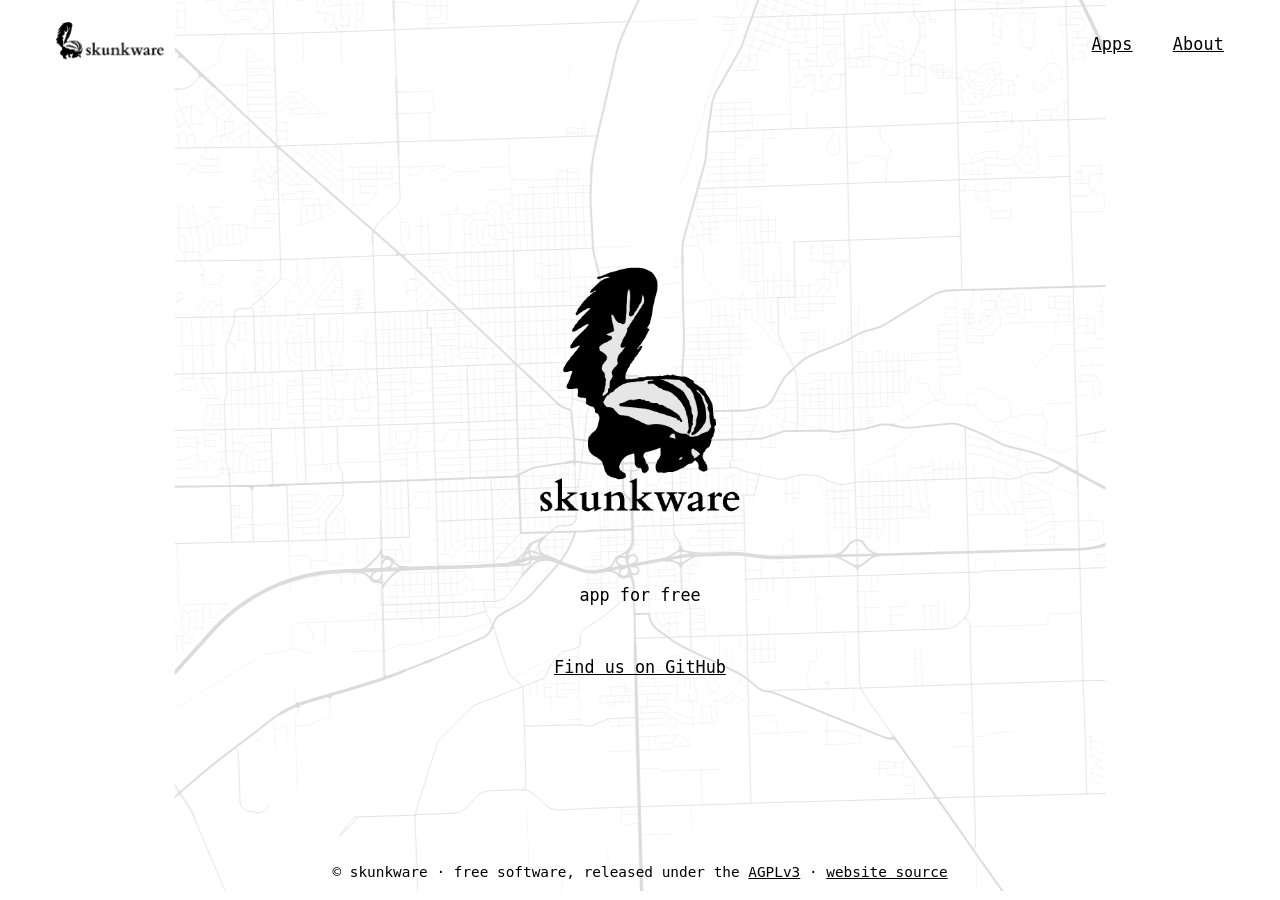
<file: index.html>
<!DOCTYPE html>
<html lang="en">
<head>
<meta charset="utf-8">
<meta name="viewport" content="width=device-width, initial-scale=1">
<title>skunkware</title>
<meta name="description" content="skunkware. Apps for fun, released for free. Jank by design.">
<link rel="icon" href="/skunkware.png">
<link rel="stylesheet" href="/style.css">
</head>
<body class="map-page">
  <div class="map-bg" aria-hidden="true"></div>
  <header>
    <a class="brand" href="/" aria-label="skunkware home">
      <img class="wordmark" src="/header.png" alt="skunkware">
    </a>
    <nav>
      <a href="/apps">Apps</a>
      <a href="/about">About</a>
    </nav>
  </header>

  <main class="hero">
    <img class="hero-logo" src="/skunkware.png" alt="skunkware">
    <p class="blurb">app for free</p>
    <p class="blurb"><a href="https://github.com/skunkwarelabs">Find us on GitHub</a></p>
  </main>

  <footer>
    &copy; skunkware &middot; free software, released under the <a href="/license">AGPLv3</a>
    &middot; <a href="https://github.com/skunkwarelabs/skunkware.net">website source</a>
  </footer>
</body>
</html>
</file>
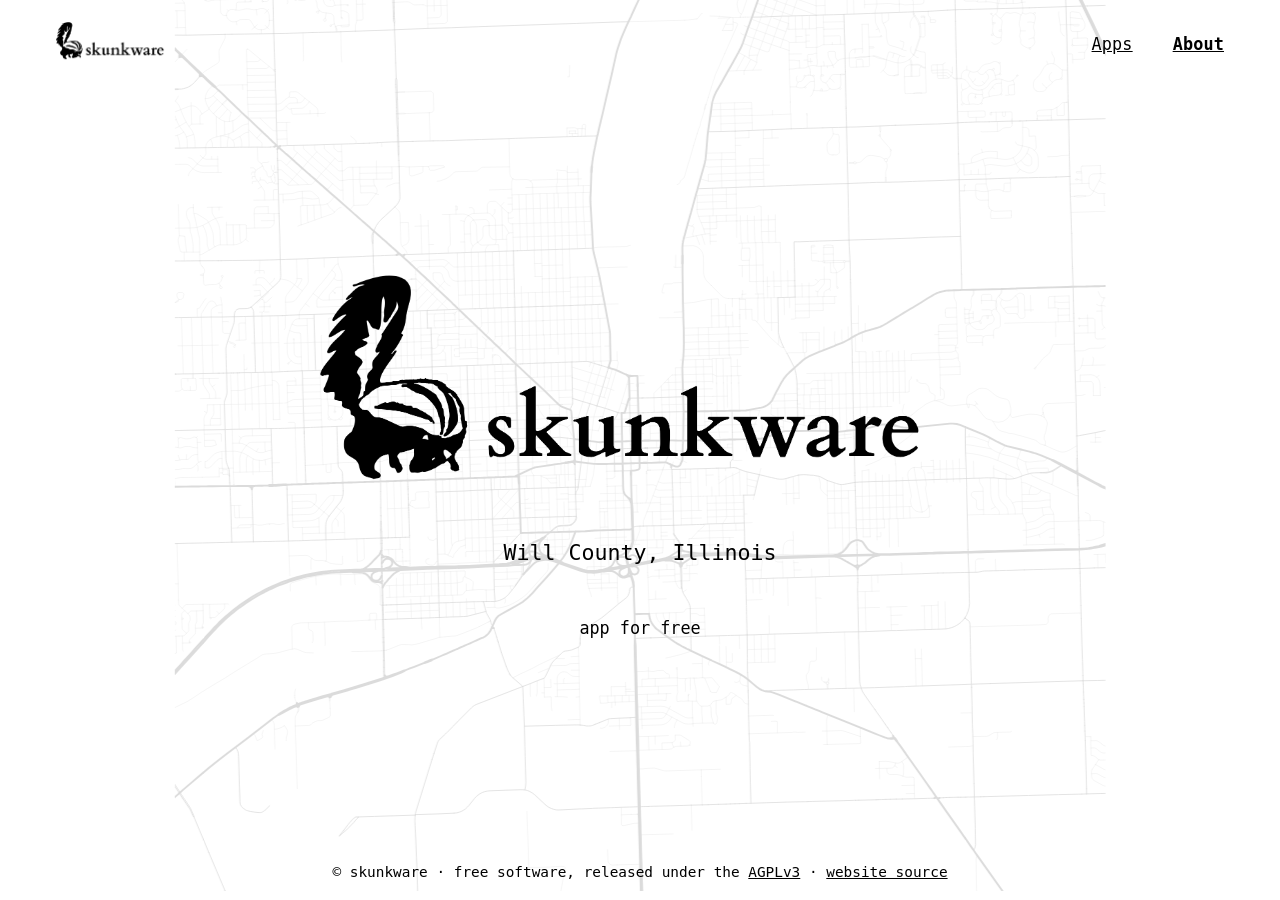
<file: about/index.html>
<!DOCTYPE html>
<html lang="en">
<head>
<meta charset="utf-8">
<meta name="viewport" content="width=device-width, initial-scale=1">
<title>About &middot; skunkware</title>
<meta name="description" content="skunkware &mdash; free apps out of Will County, Illinois.">
<link rel="icon" href="/skunkware.png">
<link rel="stylesheet" href="/style.css">
</head>
<body class="map-page">
  <div class="map-bg" aria-hidden="true"></div>
  <header>
    <a class="brand" href="/" aria-label="skunkware home">
      <img class="wordmark" src="/header.png" alt="skunkware">
    </a>
    <nav>
      <a href="/apps">Apps</a>
      <a href="/about" class="active">About</a>
    </nav>
  </header>

  <main class="hero">
    <img class="hero-wordmark" src="/header.png" alt="skunkware">
    <p class="subtitle">Will County, Illinois</p>
    <p class="blurb">app for free</p>
  </main>

  <footer>
    &copy; skunkware &middot; free software, released under the <a href="/license">AGPLv3</a>
    &middot; <a href="https://github.com/skunkwarelabs/skunkware.net">website source</a>
  </footer>
</body>
</html>
</file>
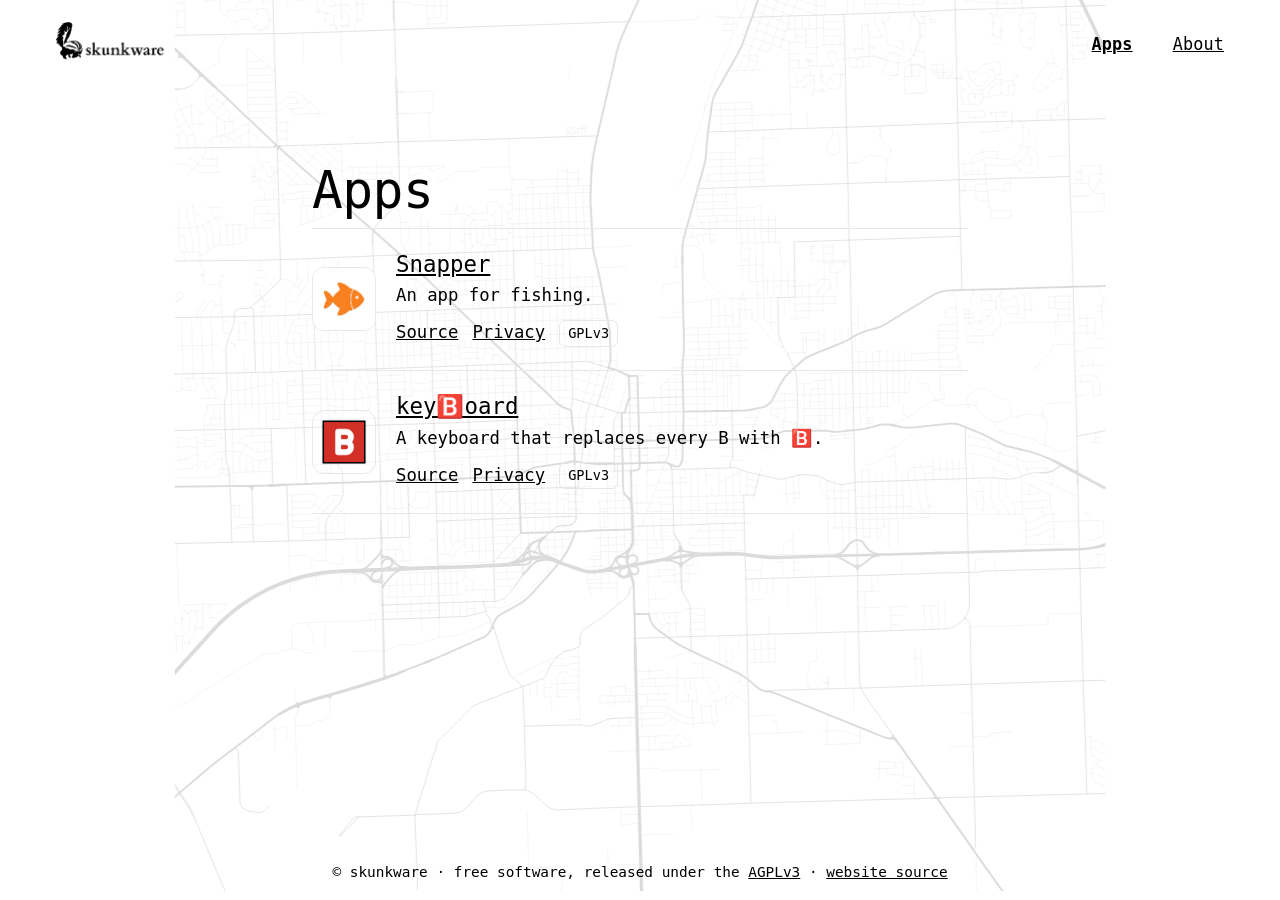
<file: apps/index.html>
<!DOCTYPE html>
<html lang="en">
<head>
<meta charset="utf-8">
<meta name="viewport" content="width=device-width, initial-scale=1">
<title>Apps &middot; skunkware</title>
<meta name="description" content="Apps by skunkware. Free, for fun.">
<link rel="icon" href="/skunkware.png">
<link rel="stylesheet" href="/style.css">
</head>
<body class="map-page">
  <div class="map-bg" aria-hidden="true"></div>
  <header>
    <a class="brand" href="/" aria-label="skunkware home">
      <img class="wordmark" src="/header.png" alt="skunkware">
    </a>
    <nav>
      <a href="/apps" class="active">Apps</a>
      <a href="/about">About</a>
    </nav>
  </header>

  <main class="page">
    <h2>Apps</h2>

    <ul class="apps">
      <li class="card">
        <a class="card-logo" href="/apps/snapper"><img src="/snapper.png" alt="Snapper logo"></a>
        <div class="card-body">
          <h3><a href="/apps/snapper">Snapper</a></h3>
          <p>An app for fishing.</p>
          <p class="card-links">
            <a href="https://github.com/skunkwarelabs/snapper">Source</a>
            <a href="/apps/snapper/privacy">Privacy</a>
            <span class="card-license">GPLv3</span>
          </p>
        </div>
      </li>
      <li class="card">
        <a class="card-logo" href="/apps/keyboard"><img src="/keyboard.png" alt="keyBoard logo"></a>
        <div class="card-body">
          <h3><a href="/apps/keyboard">key🅱️oard</a></h3>
          <p>A keyboard that replaces every B with 🅱️.</p>
          <p class="card-links">
            <a href="https://github.com/skunkwarelabs/keyboard">Source</a>
            <a href="/apps/keyboard/privacy">Privacy</a>
            <span class="card-license">GPLv3</span>
          </p>
        </div>
      </li>
    </ul>
  </main>

  <footer>
    &copy; skunkware &middot; free software, released under the <a href="/license">AGPLv3</a>
    &middot; <a href="https://github.com/skunkwarelabs/skunkware.net">website source</a>
  </footer>
</body>
</html>
</file>
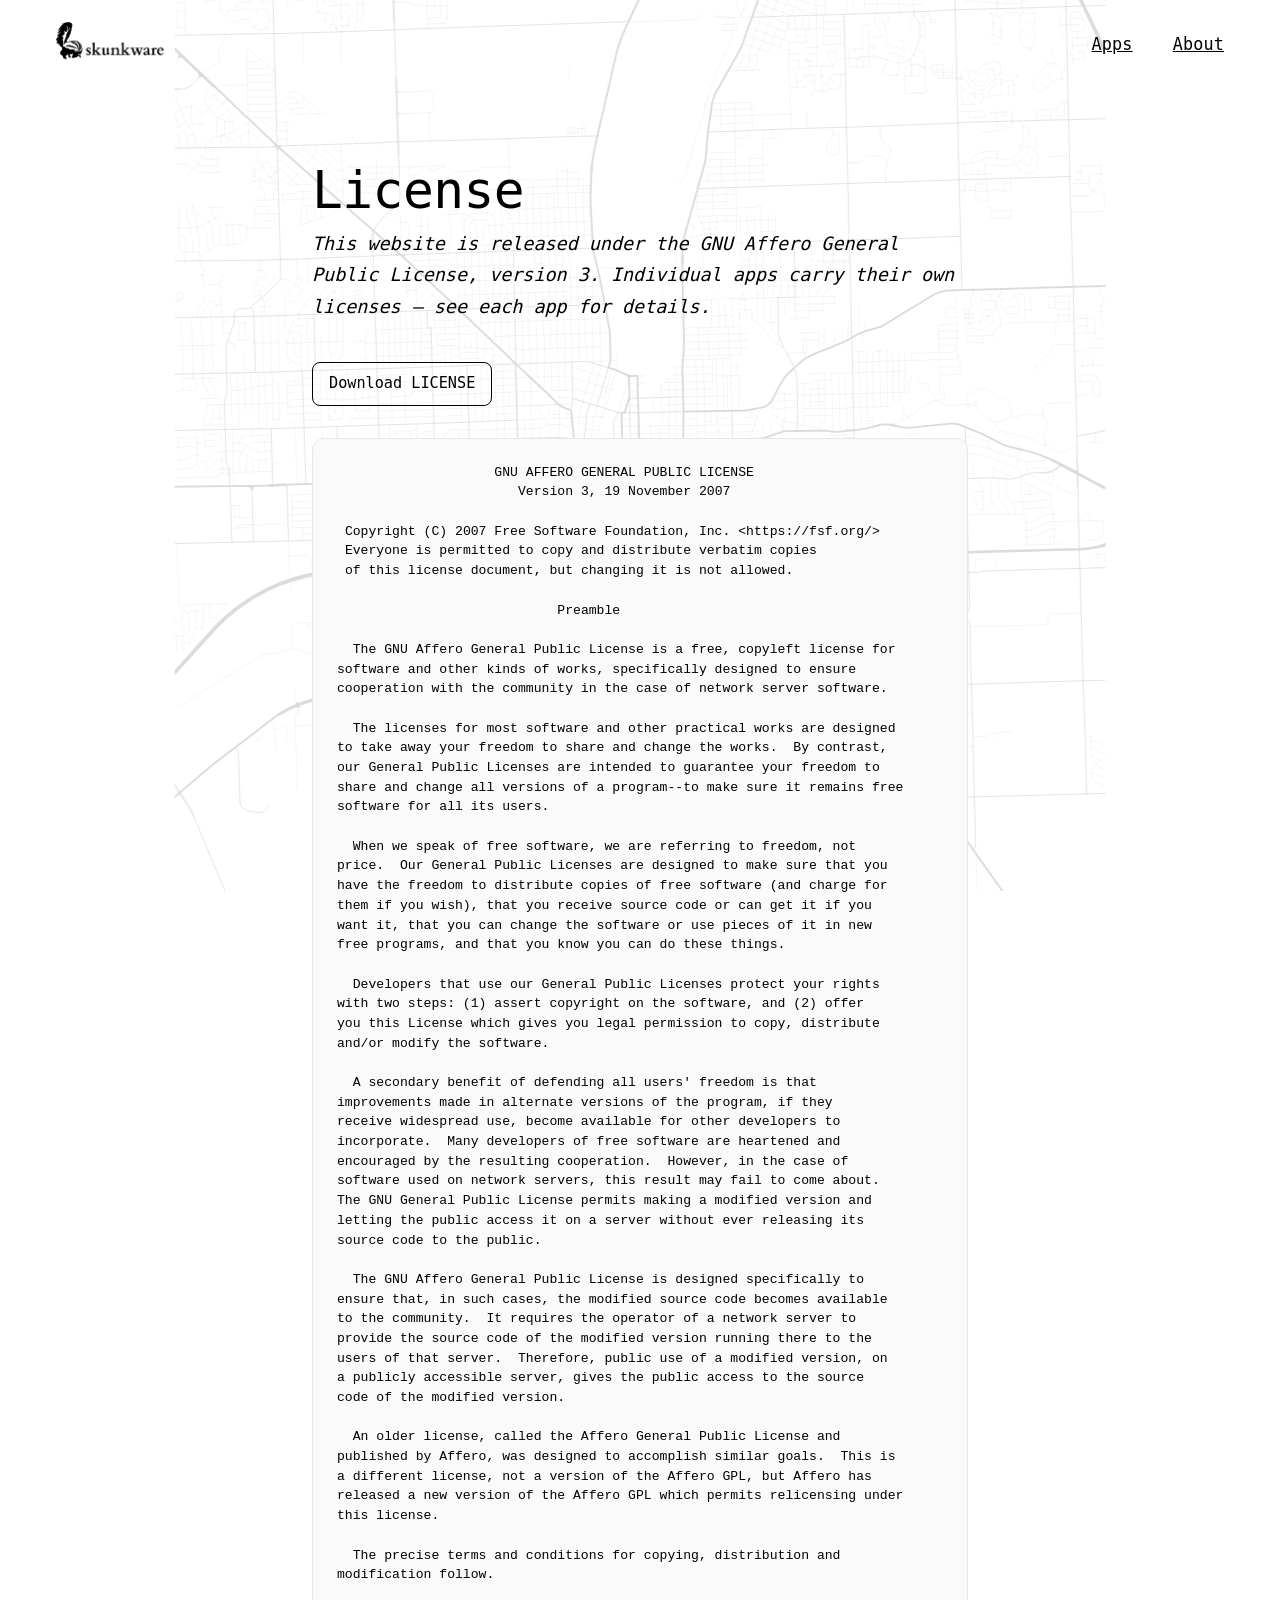
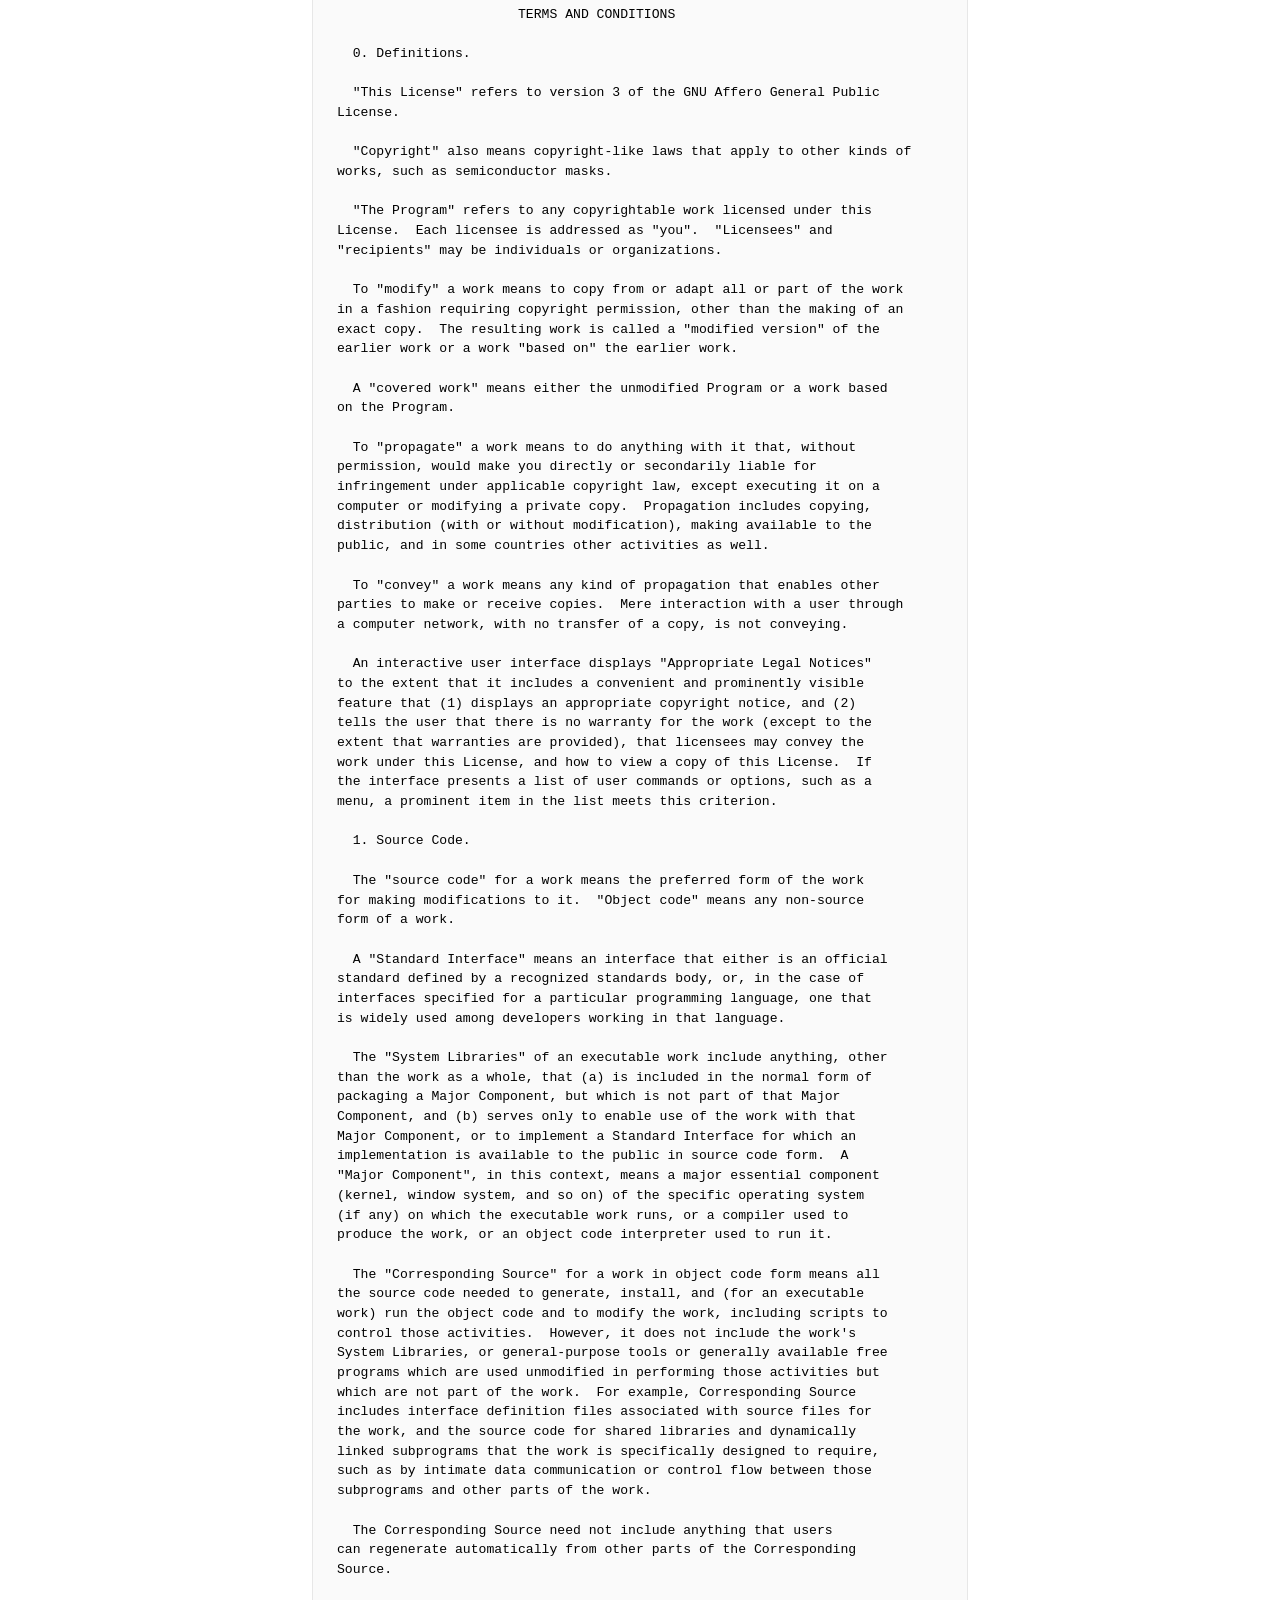
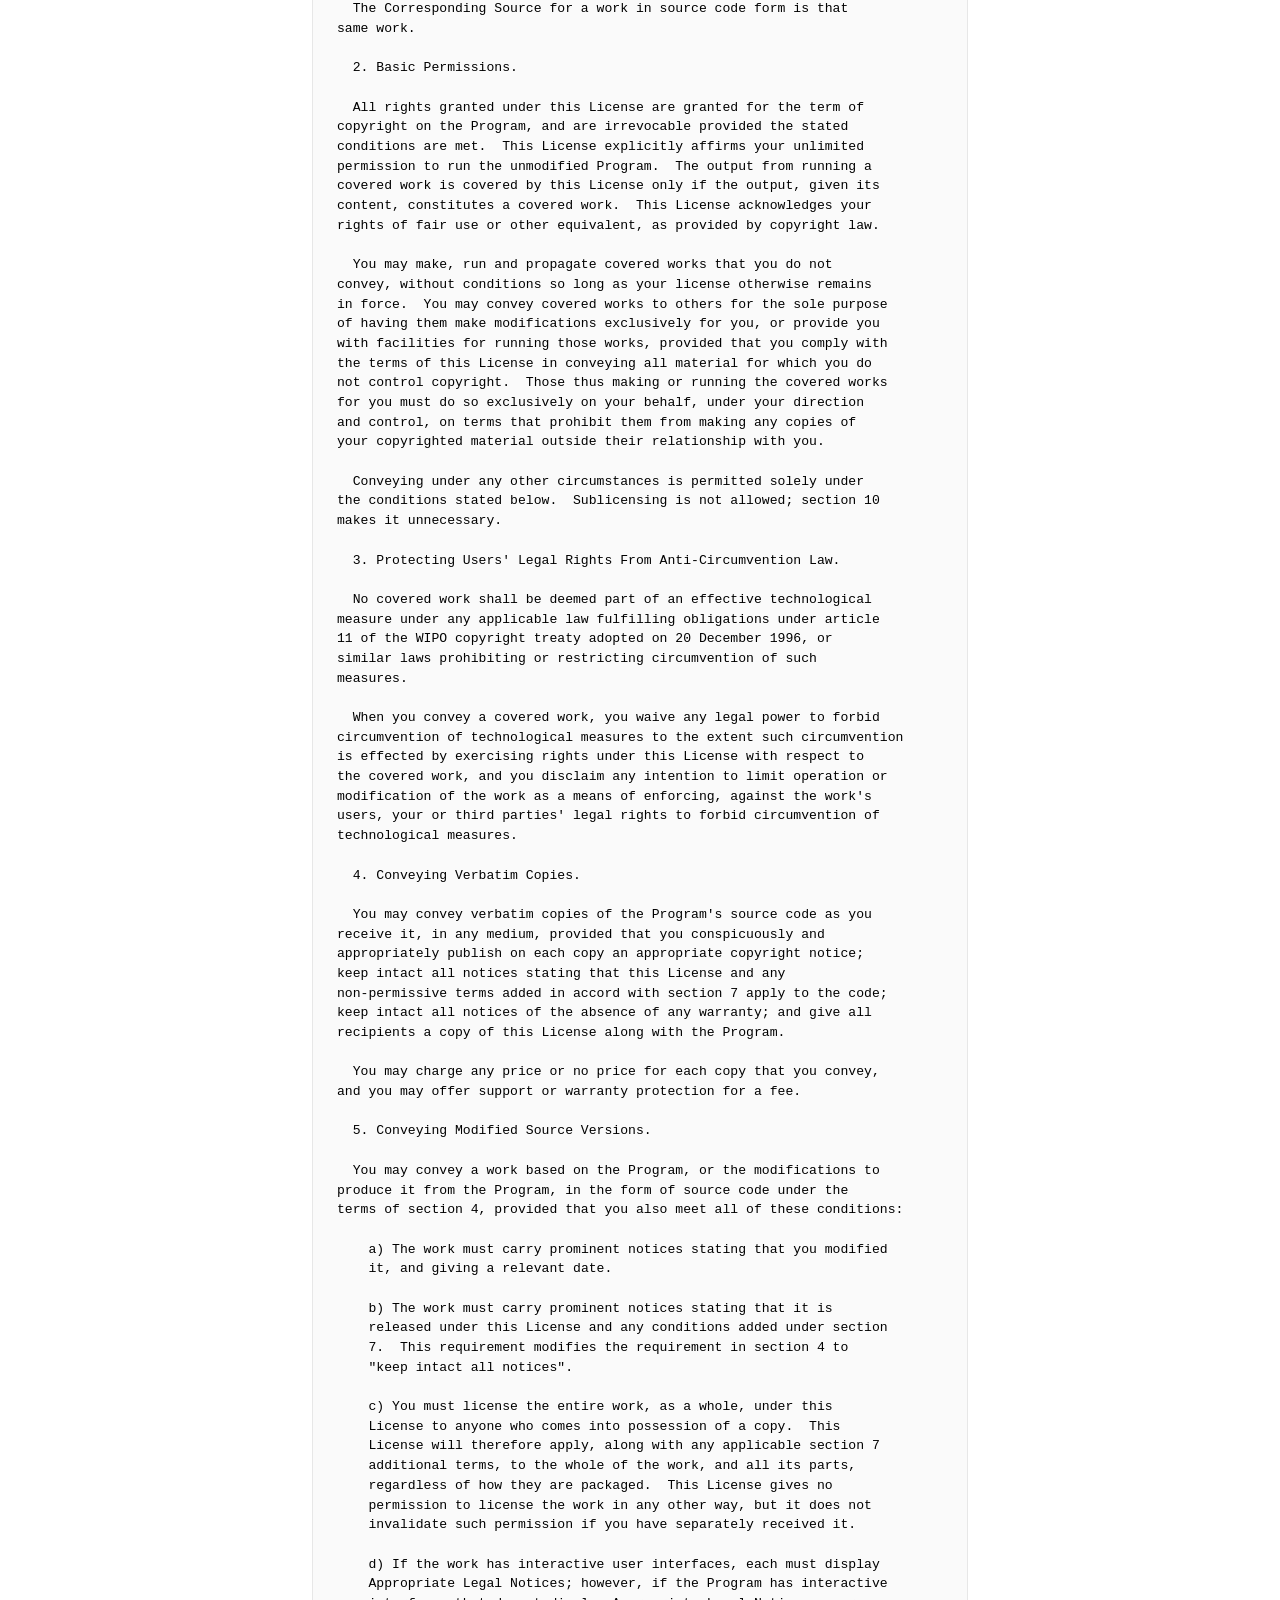
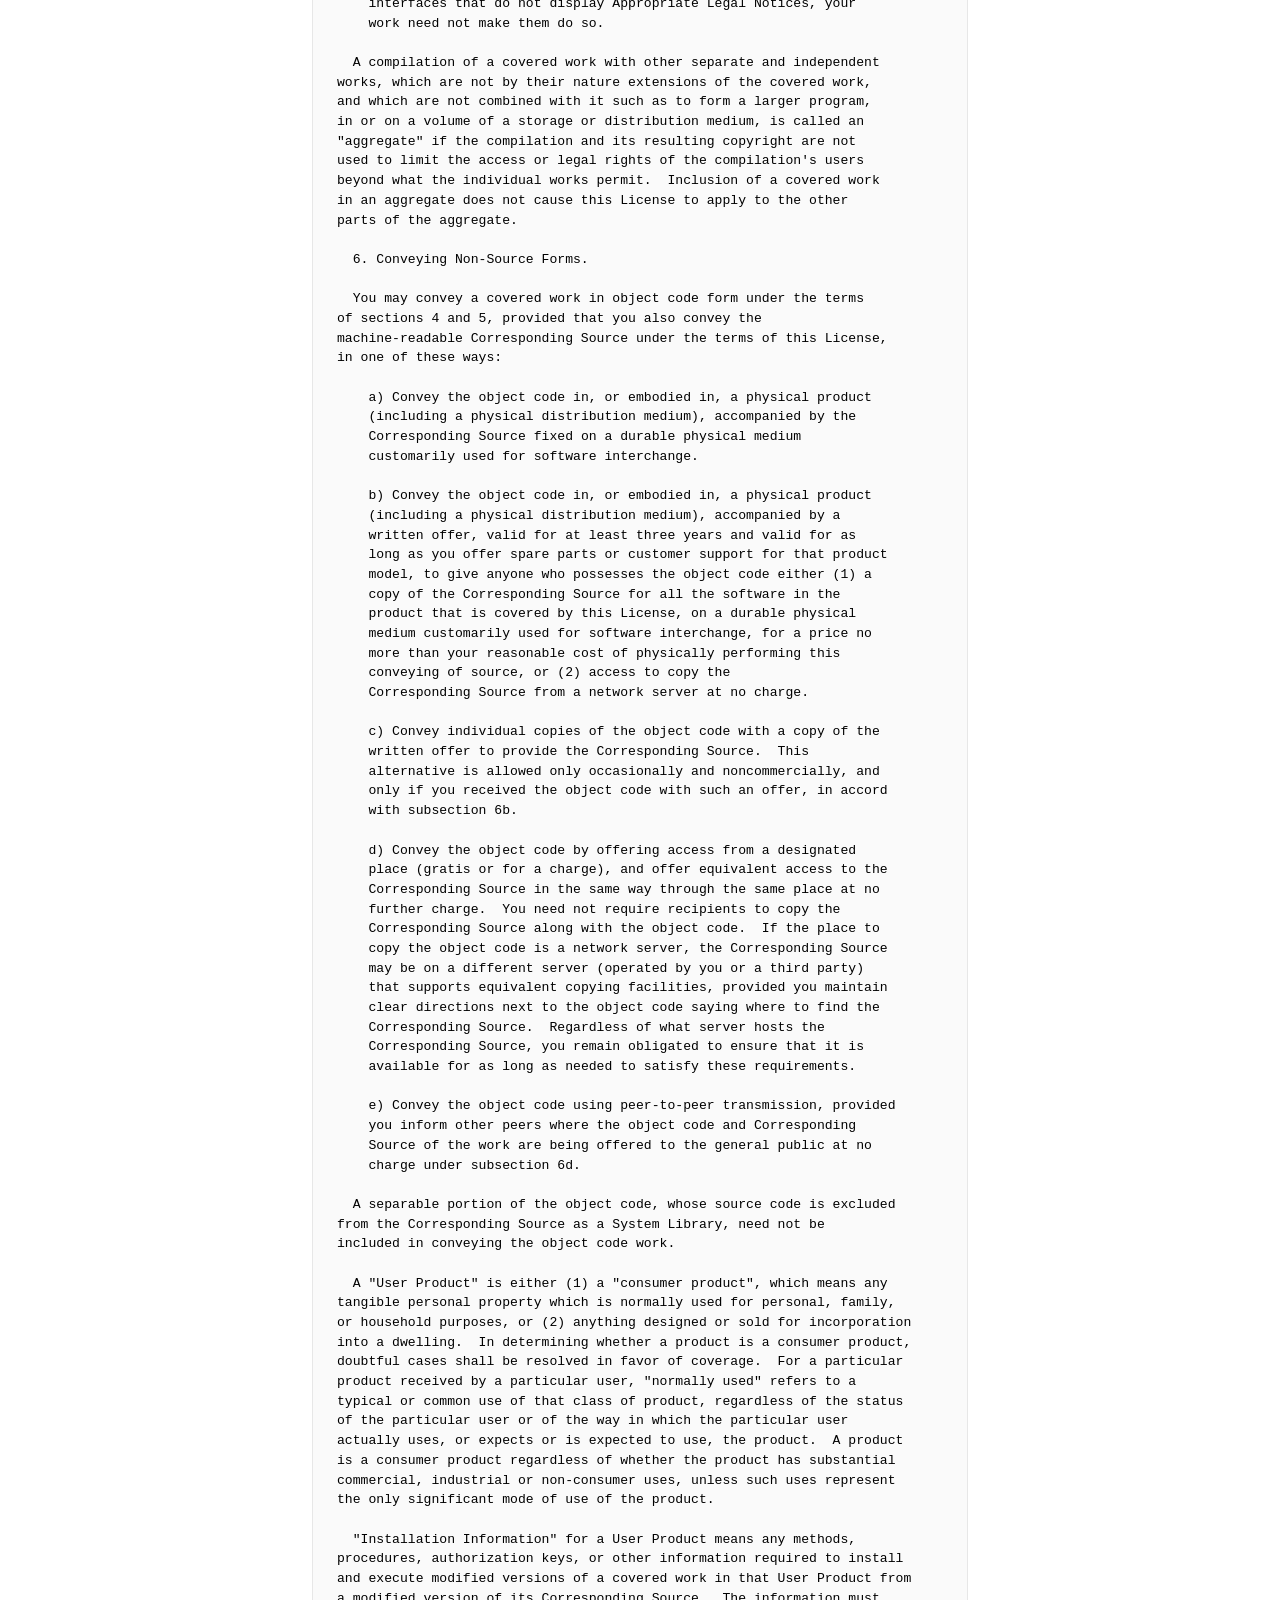
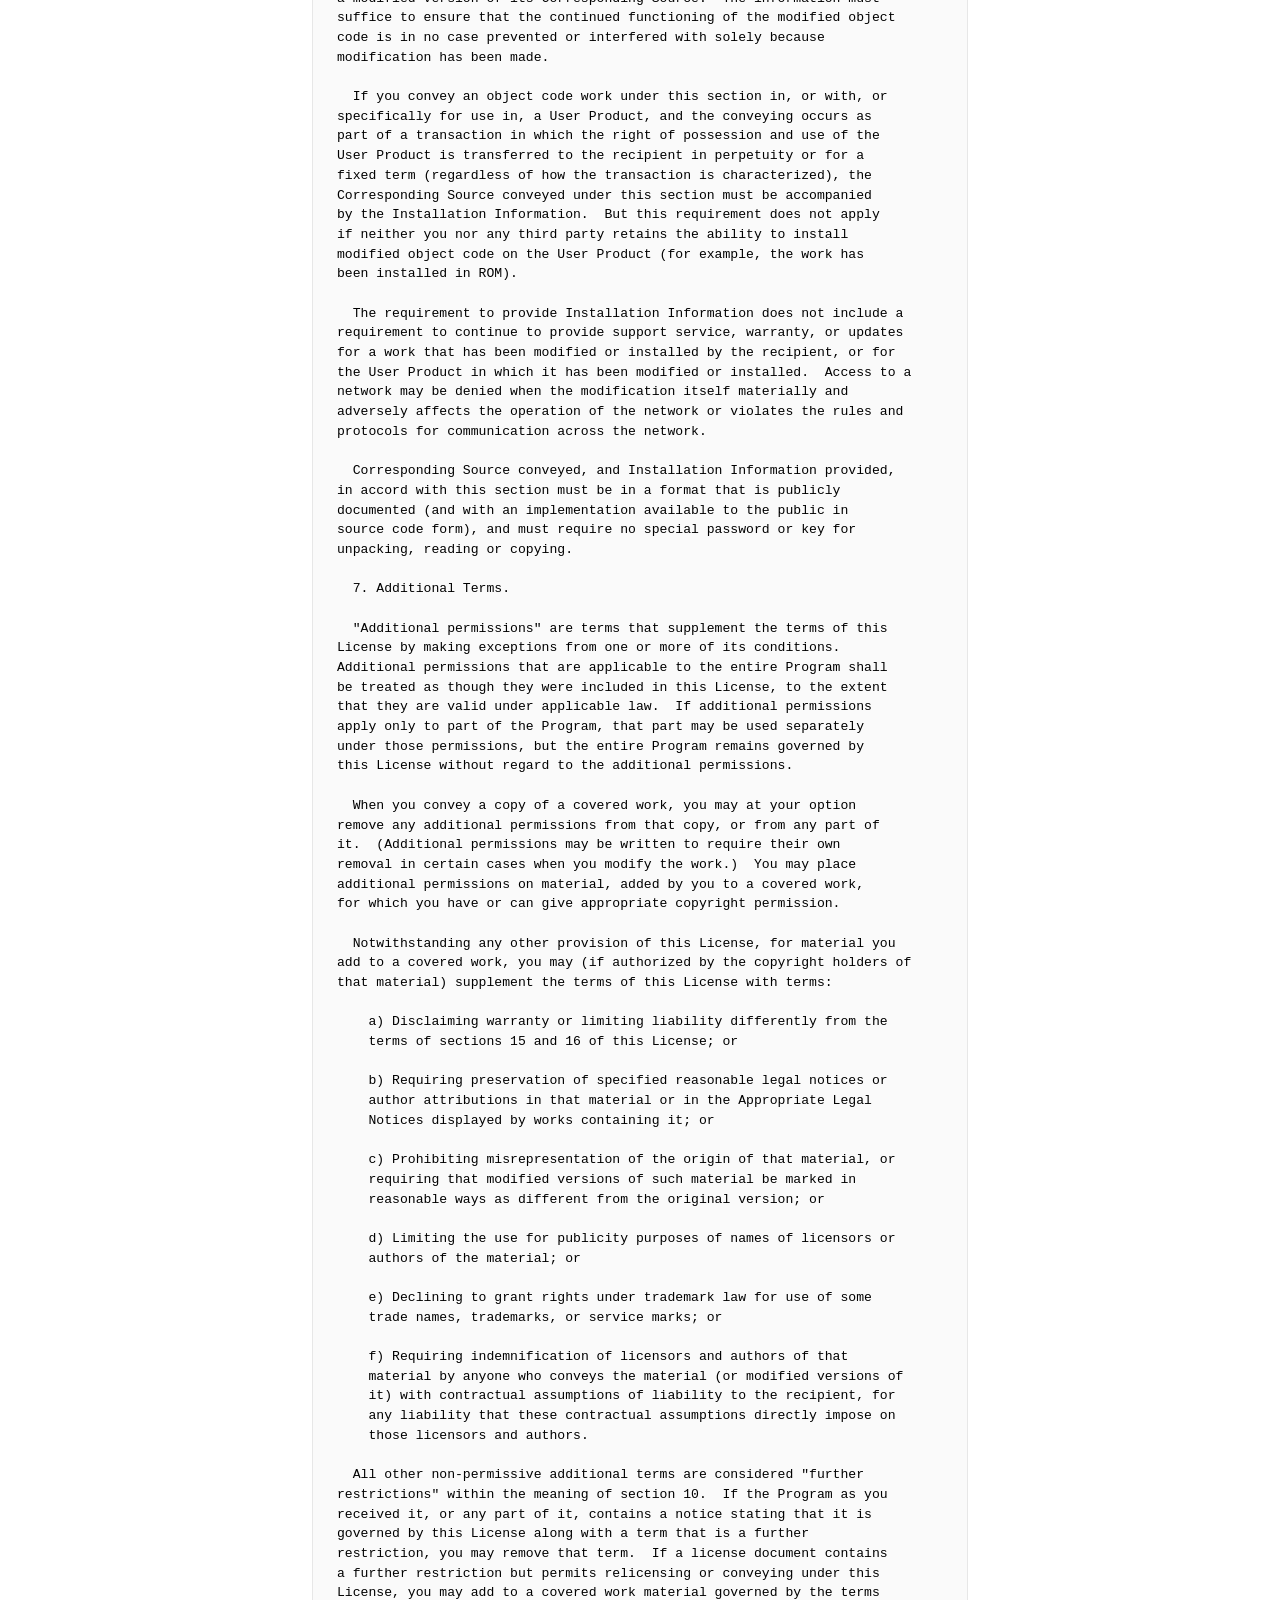
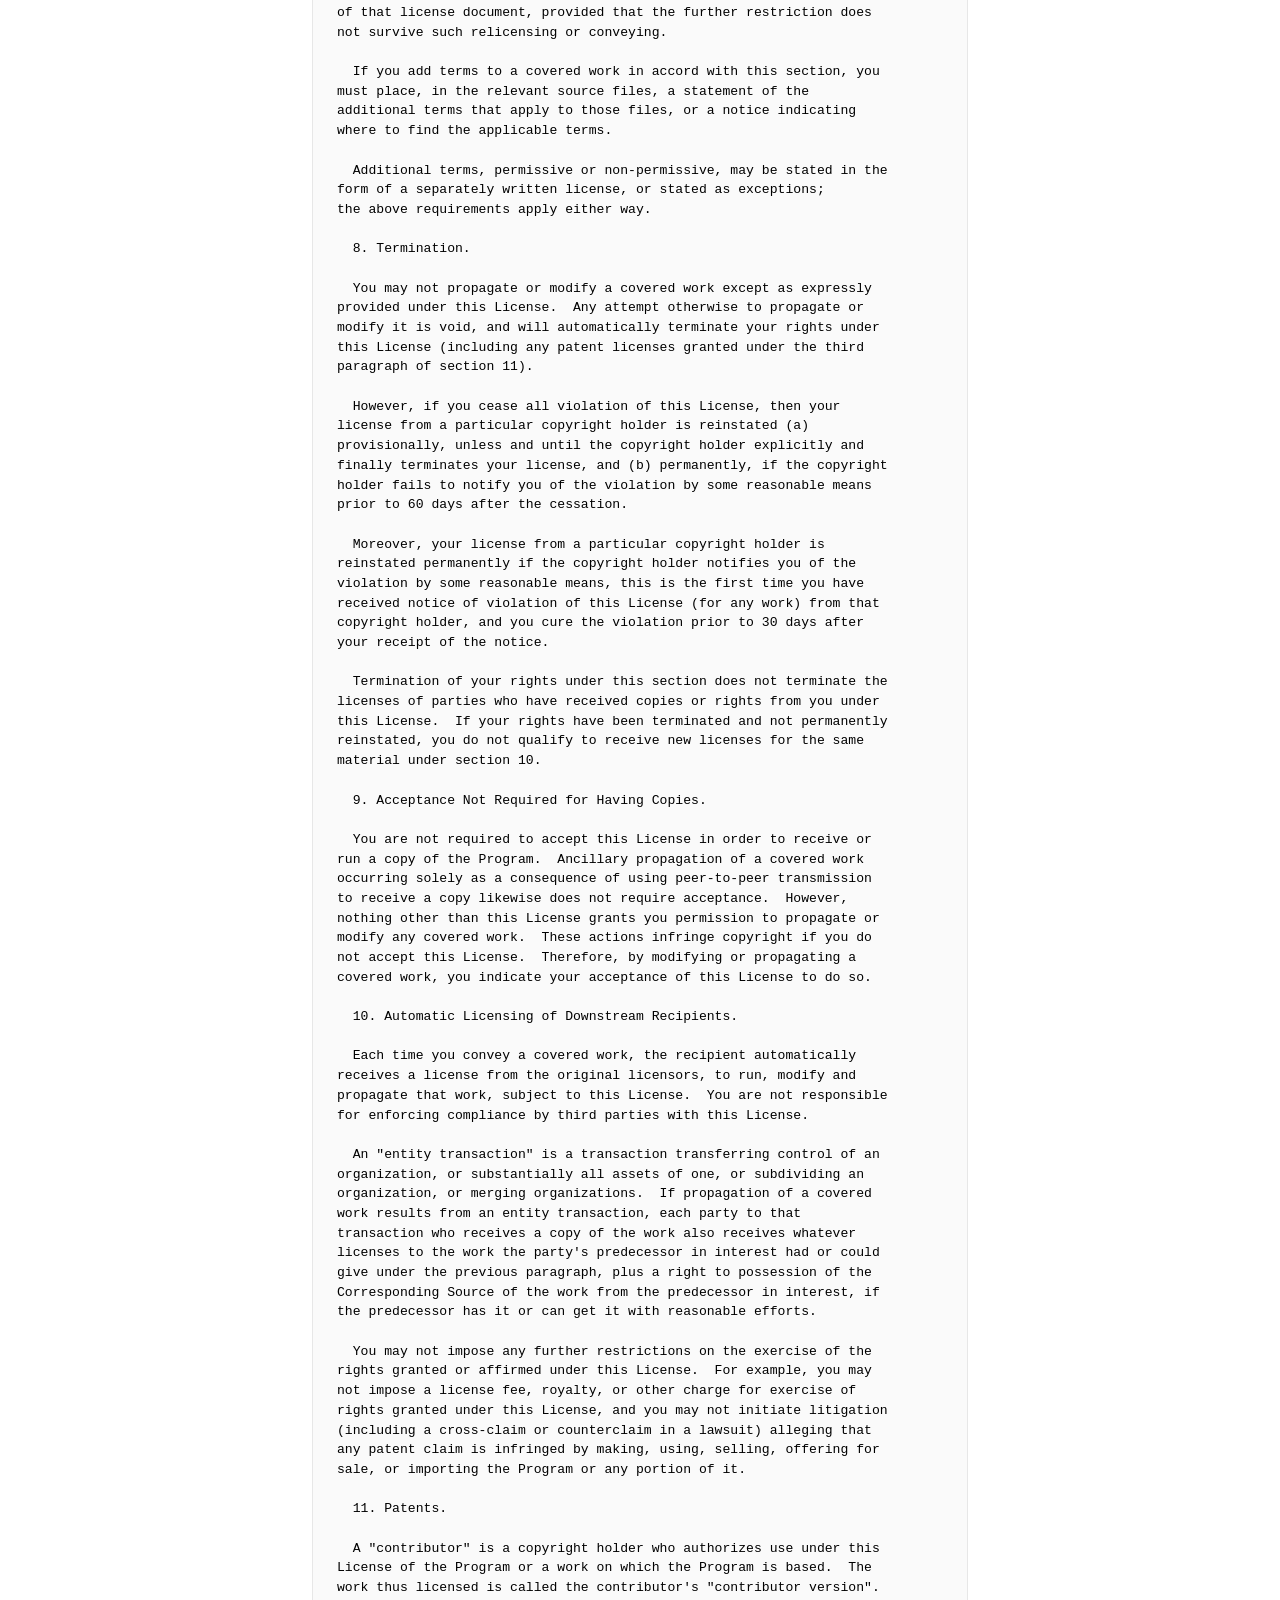
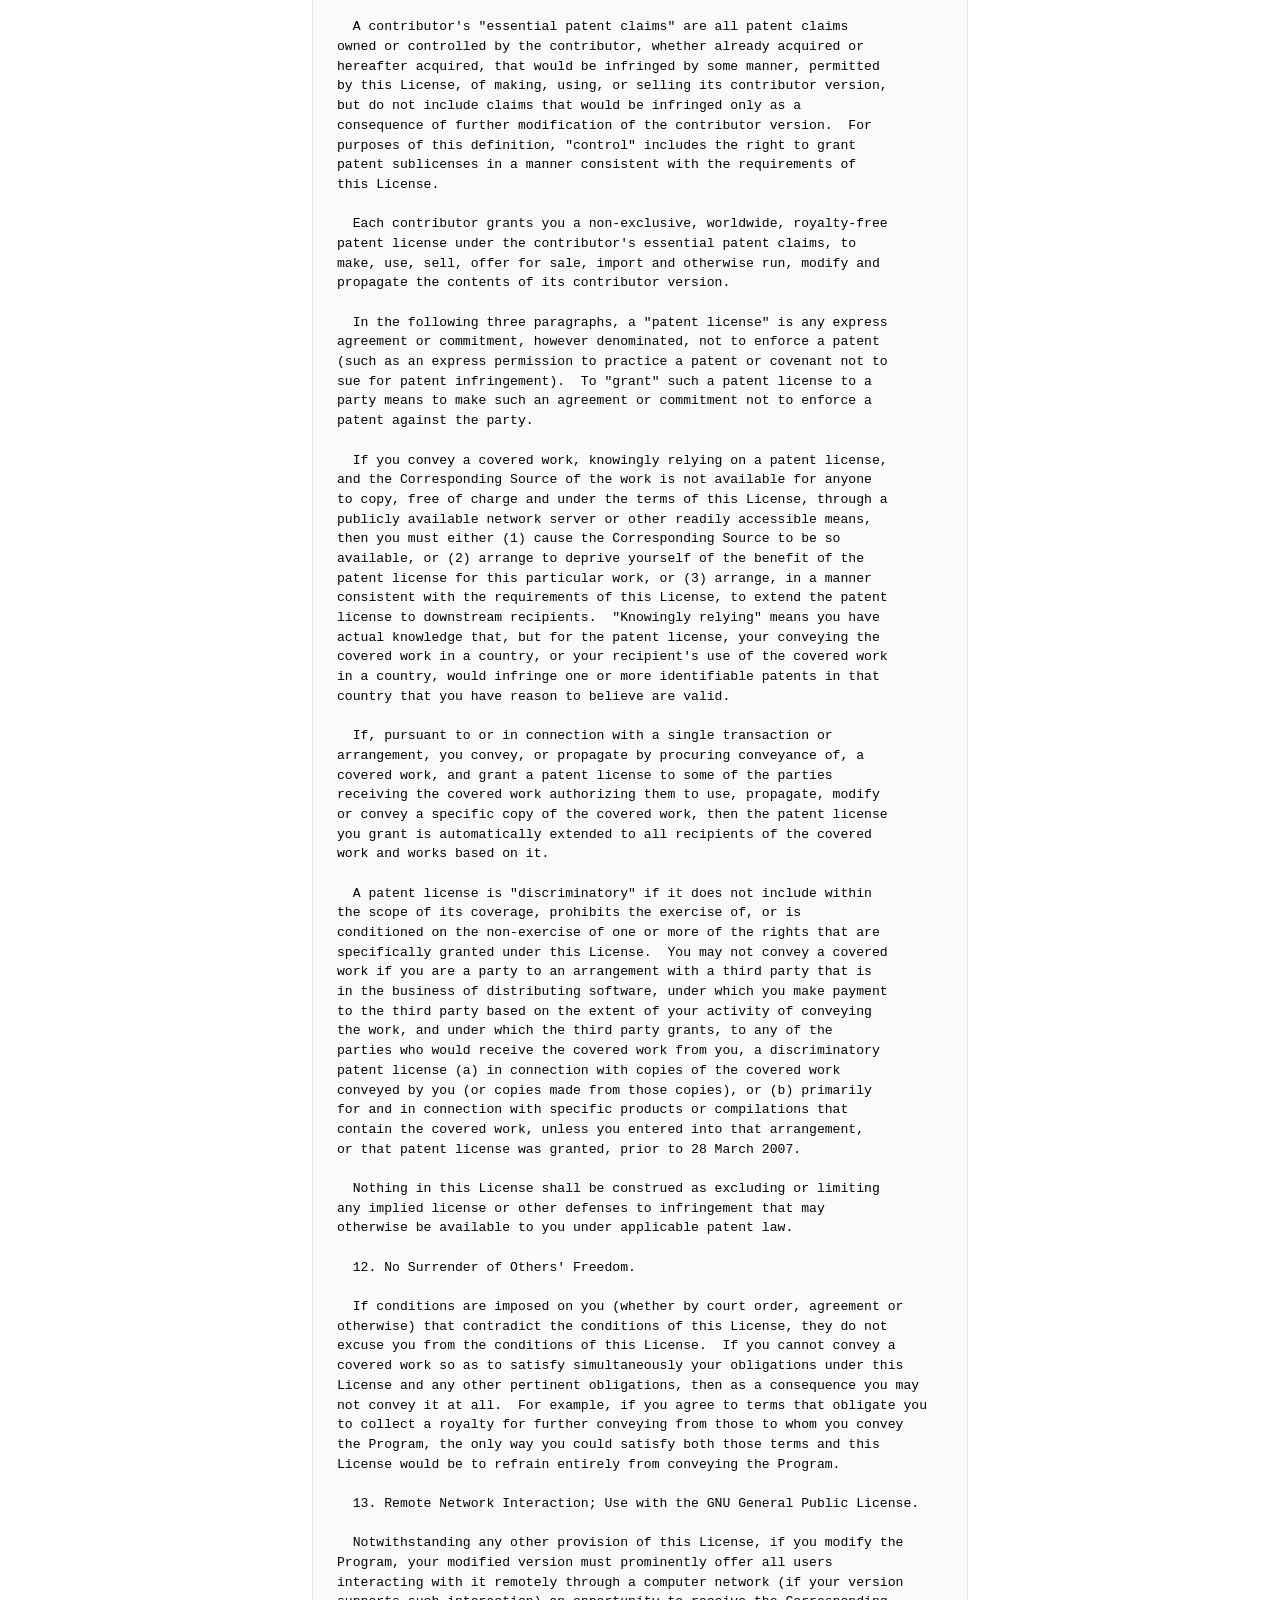
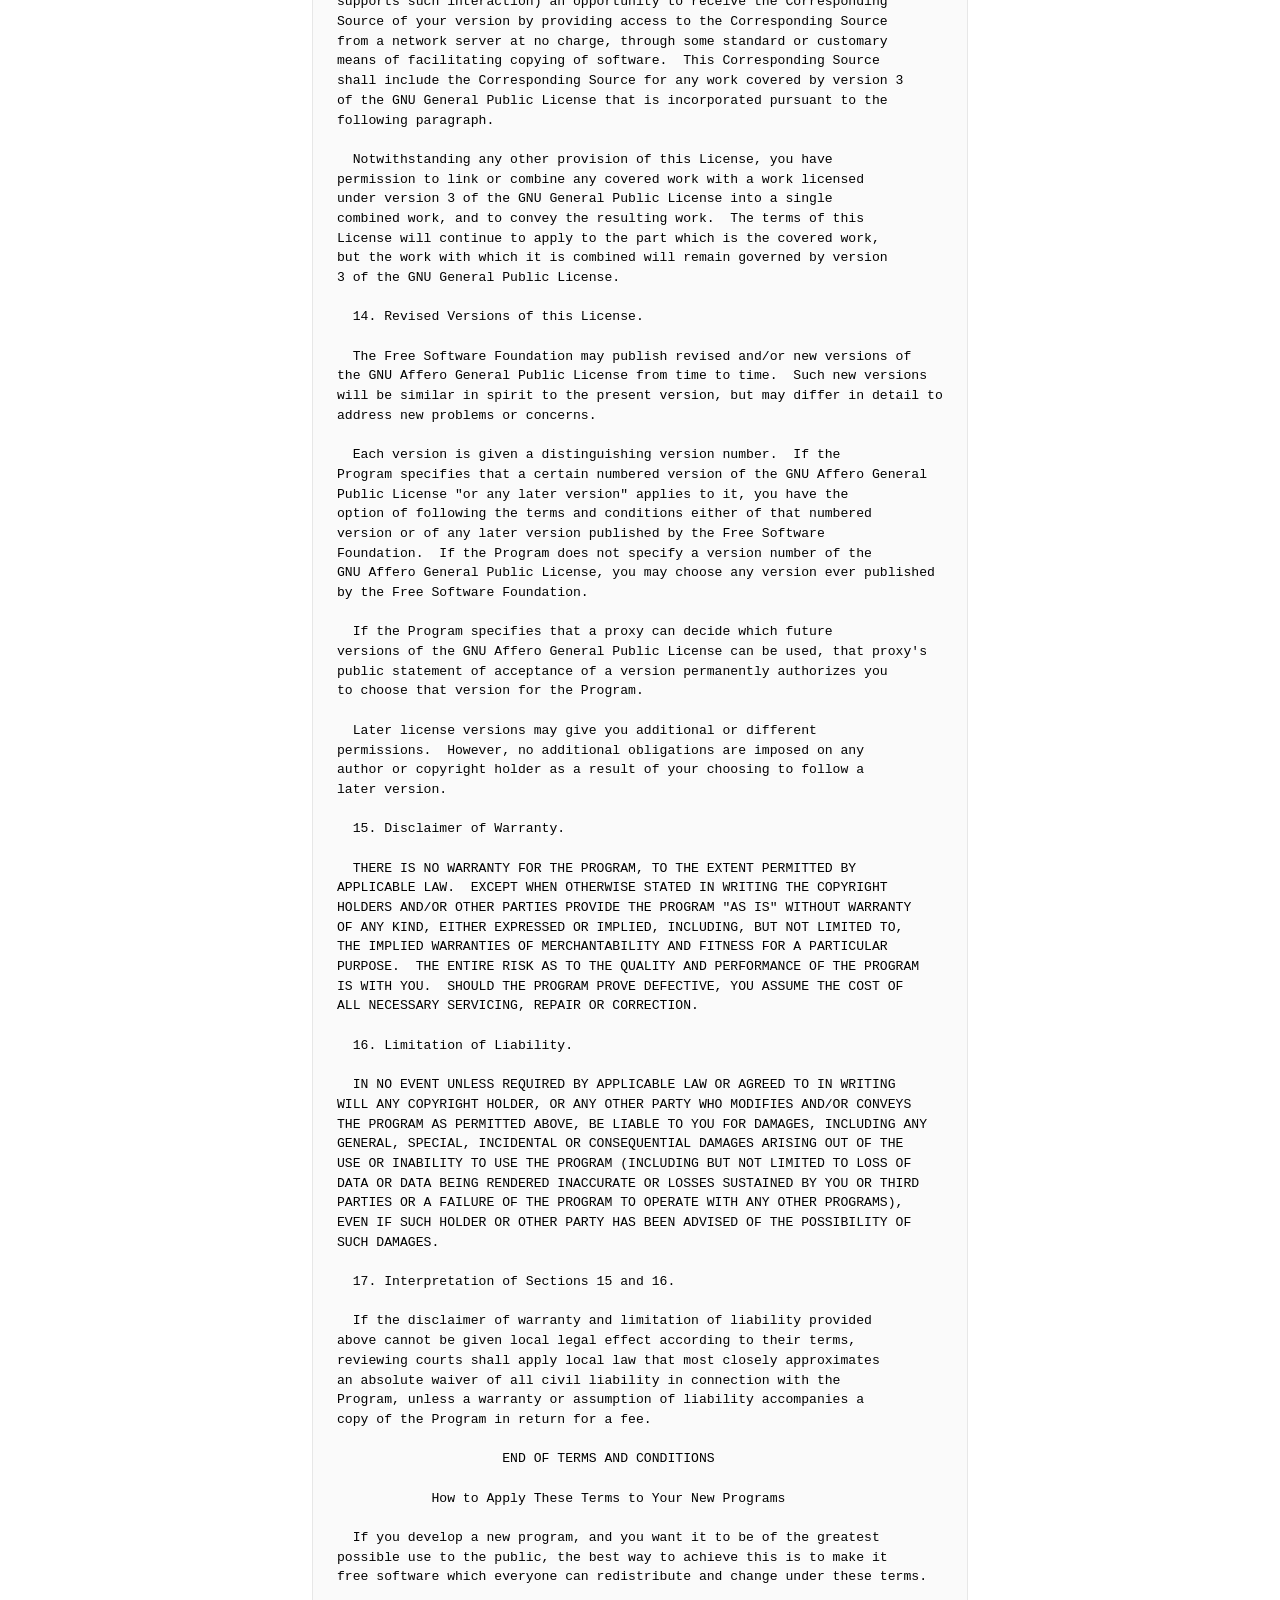
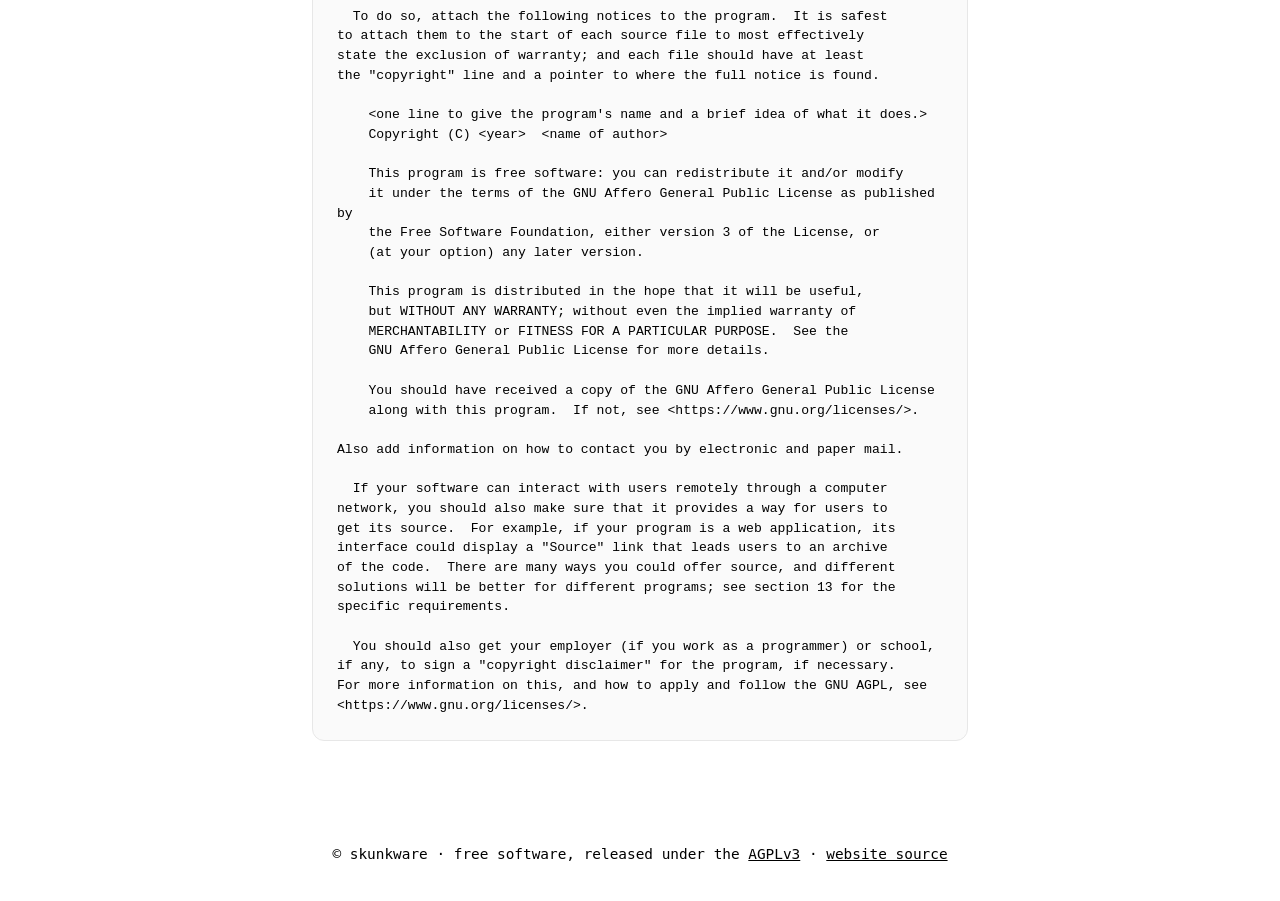
<file: license/index.html>
<!DOCTYPE html>
<html lang="en">
<head>
<meta charset="utf-8">
<meta name="viewport" content="width=device-width, initial-scale=1">
<title>License &middot; skunkware</title>
<meta name="description" content="GNU Affero General Public License v3 — the license skunkware ships under.">
<link rel="icon" href="/skunkware.png">
<link rel="stylesheet" href="/style.css">
</head>
<body class="map-page">
  <div class="map-bg" aria-hidden="true"></div>
  <header>
    <a class="brand" href="/" aria-label="skunkware home">
      <img class="wordmark" src="/header.png" alt="skunkware">
    </a>
    <nav>
      <a href="/apps">Apps</a>
      <a href="/about">About</a>
    </nav>
  </header>

  <main class="page license">
    <h2>License</h2>
    <p class="lede">This website is released under the GNU Affero General Public License, version 3. Individual apps carry their own licenses &mdash; see each app for details.</p>
    <p><a class="download-btn" href="/LICENSE" download="LICENSE">Download LICENSE</a></p>
    <pre class="license-text">                    GNU AFFERO GENERAL PUBLIC LICENSE
                       Version 3, 19 November 2007

 Copyright (C) 2007 Free Software Foundation, Inc. &lt;https://fsf.org/&gt;
 Everyone is permitted to copy and distribute verbatim copies
 of this license document, but changing it is not allowed.

                            Preamble

  The GNU Affero General Public License is a free, copyleft license for
software and other kinds of works, specifically designed to ensure
cooperation with the community in the case of network server software.

  The licenses for most software and other practical works are designed
to take away your freedom to share and change the works.  By contrast,
our General Public Licenses are intended to guarantee your freedom to
share and change all versions of a program--to make sure it remains free
software for all its users.

  When we speak of free software, we are referring to freedom, not
price.  Our General Public Licenses are designed to make sure that you
have the freedom to distribute copies of free software (and charge for
them if you wish), that you receive source code or can get it if you
want it, that you can change the software or use pieces of it in new
free programs, and that you know you can do these things.

  Developers that use our General Public Licenses protect your rights
with two steps: (1) assert copyright on the software, and (2) offer
you this License which gives you legal permission to copy, distribute
and/or modify the software.

  A secondary benefit of defending all users&#x27; freedom is that
improvements made in alternate versions of the program, if they
receive widespread use, become available for other developers to
incorporate.  Many developers of free software are heartened and
encouraged by the resulting cooperation.  However, in the case of
software used on network servers, this result may fail to come about.
The GNU General Public License permits making a modified version and
letting the public access it on a server without ever releasing its
source code to the public.

  The GNU Affero General Public License is designed specifically to
ensure that, in such cases, the modified source code becomes available
to the community.  It requires the operator of a network server to
provide the source code of the modified version running there to the
users of that server.  Therefore, public use of a modified version, on
a publicly accessible server, gives the public access to the source
code of the modified version.

  An older license, called the Affero General Public License and
published by Affero, was designed to accomplish similar goals.  This is
a different license, not a version of the Affero GPL, but Affero has
released a new version of the Affero GPL which permits relicensing under
this license.

  The precise terms and conditions for copying, distribution and
modification follow.

                       TERMS AND CONDITIONS

  0. Definitions.

  &quot;This License&quot; refers to version 3 of the GNU Affero General Public License.

  &quot;Copyright&quot; also means copyright-like laws that apply to other kinds of
works, such as semiconductor masks.

  &quot;The Program&quot; refers to any copyrightable work licensed under this
License.  Each licensee is addressed as &quot;you&quot;.  &quot;Licensees&quot; and
&quot;recipients&quot; may be individuals or organizations.

  To &quot;modify&quot; a work means to copy from or adapt all or part of the work
in a fashion requiring copyright permission, other than the making of an
exact copy.  The resulting work is called a &quot;modified version&quot; of the
earlier work or a work &quot;based on&quot; the earlier work.

  A &quot;covered work&quot; means either the unmodified Program or a work based
on the Program.

  To &quot;propagate&quot; a work means to do anything with it that, without
permission, would make you directly or secondarily liable for
infringement under applicable copyright law, except executing it on a
computer or modifying a private copy.  Propagation includes copying,
distribution (with or without modification), making available to the
public, and in some countries other activities as well.

  To &quot;convey&quot; a work means any kind of propagation that enables other
parties to make or receive copies.  Mere interaction with a user through
a computer network, with no transfer of a copy, is not conveying.

  An interactive user interface displays &quot;Appropriate Legal Notices&quot;
to the extent that it includes a convenient and prominently visible
feature that (1) displays an appropriate copyright notice, and (2)
tells the user that there is no warranty for the work (except to the
extent that warranties are provided), that licensees may convey the
work under this License, and how to view a copy of this License.  If
the interface presents a list of user commands or options, such as a
menu, a prominent item in the list meets this criterion.

  1. Source Code.

  The &quot;source code&quot; for a work means the preferred form of the work
for making modifications to it.  &quot;Object code&quot; means any non-source
form of a work.

  A &quot;Standard Interface&quot; means an interface that either is an official
standard defined by a recognized standards body, or, in the case of
interfaces specified for a particular programming language, one that
is widely used among developers working in that language.

  The &quot;System Libraries&quot; of an executable work include anything, other
than the work as a whole, that (a) is included in the normal form of
packaging a Major Component, but which is not part of that Major
Component, and (b) serves only to enable use of the work with that
Major Component, or to implement a Standard Interface for which an
implementation is available to the public in source code form.  A
&quot;Major Component&quot;, in this context, means a major essential component
(kernel, window system, and so on) of the specific operating system
(if any) on which the executable work runs, or a compiler used to
produce the work, or an object code interpreter used to run it.

  The &quot;Corresponding Source&quot; for a work in object code form means all
the source code needed to generate, install, and (for an executable
work) run the object code and to modify the work, including scripts to
control those activities.  However, it does not include the work&#x27;s
System Libraries, or general-purpose tools or generally available free
programs which are used unmodified in performing those activities but
which are not part of the work.  For example, Corresponding Source
includes interface definition files associated with source files for
the work, and the source code for shared libraries and dynamically
linked subprograms that the work is specifically designed to require,
such as by intimate data communication or control flow between those
subprograms and other parts of the work.

  The Corresponding Source need not include anything that users
can regenerate automatically from other parts of the Corresponding
Source.

  The Corresponding Source for a work in source code form is that
same work.

  2. Basic Permissions.

  All rights granted under this License are granted for the term of
copyright on the Program, and are irrevocable provided the stated
conditions are met.  This License explicitly affirms your unlimited
permission to run the unmodified Program.  The output from running a
covered work is covered by this License only if the output, given its
content, constitutes a covered work.  This License acknowledges your
rights of fair use or other equivalent, as provided by copyright law.

  You may make, run and propagate covered works that you do not
convey, without conditions so long as your license otherwise remains
in force.  You may convey covered works to others for the sole purpose
of having them make modifications exclusively for you, or provide you
with facilities for running those works, provided that you comply with
the terms of this License in conveying all material for which you do
not control copyright.  Those thus making or running the covered works
for you must do so exclusively on your behalf, under your direction
and control, on terms that prohibit them from making any copies of
your copyrighted material outside their relationship with you.

  Conveying under any other circumstances is permitted solely under
the conditions stated below.  Sublicensing is not allowed; section 10
makes it unnecessary.

  3. Protecting Users&#x27; Legal Rights From Anti-Circumvention Law.

  No covered work shall be deemed part of an effective technological
measure under any applicable law fulfilling obligations under article
11 of the WIPO copyright treaty adopted on 20 December 1996, or
similar laws prohibiting or restricting circumvention of such
measures.

  When you convey a covered work, you waive any legal power to forbid
circumvention of technological measures to the extent such circumvention
is effected by exercising rights under this License with respect to
the covered work, and you disclaim any intention to limit operation or
modification of the work as a means of enforcing, against the work&#x27;s
users, your or third parties&#x27; legal rights to forbid circumvention of
technological measures.

  4. Conveying Verbatim Copies.

  You may convey verbatim copies of the Program&#x27;s source code as you
receive it, in any medium, provided that you conspicuously and
appropriately publish on each copy an appropriate copyright notice;
keep intact all notices stating that this License and any
non-permissive terms added in accord with section 7 apply to the code;
keep intact all notices of the absence of any warranty; and give all
recipients a copy of this License along with the Program.

  You may charge any price or no price for each copy that you convey,
and you may offer support or warranty protection for a fee.

  5. Conveying Modified Source Versions.

  You may convey a work based on the Program, or the modifications to
produce it from the Program, in the form of source code under the
terms of section 4, provided that you also meet all of these conditions:

    a) The work must carry prominent notices stating that you modified
    it, and giving a relevant date.

    b) The work must carry prominent notices stating that it is
    released under this License and any conditions added under section
    7.  This requirement modifies the requirement in section 4 to
    &quot;keep intact all notices&quot;.

    c) You must license the entire work, as a whole, under this
    License to anyone who comes into possession of a copy.  This
    License will therefore apply, along with any applicable section 7
    additional terms, to the whole of the work, and all its parts,
    regardless of how they are packaged.  This License gives no
    permission to license the work in any other way, but it does not
    invalidate such permission if you have separately received it.

    d) If the work has interactive user interfaces, each must display
    Appropriate Legal Notices; however, if the Program has interactive
    interfaces that do not display Appropriate Legal Notices, your
    work need not make them do so.

  A compilation of a covered work with other separate and independent
works, which are not by their nature extensions of the covered work,
and which are not combined with it such as to form a larger program,
in or on a volume of a storage or distribution medium, is called an
&quot;aggregate&quot; if the compilation and its resulting copyright are not
used to limit the access or legal rights of the compilation&#x27;s users
beyond what the individual works permit.  Inclusion of a covered work
in an aggregate does not cause this License to apply to the other
parts of the aggregate.

  6. Conveying Non-Source Forms.

  You may convey a covered work in object code form under the terms
of sections 4 and 5, provided that you also convey the
machine-readable Corresponding Source under the terms of this License,
in one of these ways:

    a) Convey the object code in, or embodied in, a physical product
    (including a physical distribution medium), accompanied by the
    Corresponding Source fixed on a durable physical medium
    customarily used for software interchange.

    b) Convey the object code in, or embodied in, a physical product
    (including a physical distribution medium), accompanied by a
    written offer, valid for at least three years and valid for as
    long as you offer spare parts or customer support for that product
    model, to give anyone who possesses the object code either (1) a
    copy of the Corresponding Source for all the software in the
    product that is covered by this License, on a durable physical
    medium customarily used for software interchange, for a price no
    more than your reasonable cost of physically performing this
    conveying of source, or (2) access to copy the
    Corresponding Source from a network server at no charge.

    c) Convey individual copies of the object code with a copy of the
    written offer to provide the Corresponding Source.  This
    alternative is allowed only occasionally and noncommercially, and
    only if you received the object code with such an offer, in accord
    with subsection 6b.

    d) Convey the object code by offering access from a designated
    place (gratis or for a charge), and offer equivalent access to the
    Corresponding Source in the same way through the same place at no
    further charge.  You need not require recipients to copy the
    Corresponding Source along with the object code.  If the place to
    copy the object code is a network server, the Corresponding Source
    may be on a different server (operated by you or a third party)
    that supports equivalent copying facilities, provided you maintain
    clear directions next to the object code saying where to find the
    Corresponding Source.  Regardless of what server hosts the
    Corresponding Source, you remain obligated to ensure that it is
    available for as long as needed to satisfy these requirements.

    e) Convey the object code using peer-to-peer transmission, provided
    you inform other peers where the object code and Corresponding
    Source of the work are being offered to the general public at no
    charge under subsection 6d.

  A separable portion of the object code, whose source code is excluded
from the Corresponding Source as a System Library, need not be
included in conveying the object code work.

  A &quot;User Product&quot; is either (1) a &quot;consumer product&quot;, which means any
tangible personal property which is normally used for personal, family,
or household purposes, or (2) anything designed or sold for incorporation
into a dwelling.  In determining whether a product is a consumer product,
doubtful cases shall be resolved in favor of coverage.  For a particular
product received by a particular user, &quot;normally used&quot; refers to a
typical or common use of that class of product, regardless of the status
of the particular user or of the way in which the particular user
actually uses, or expects or is expected to use, the product.  A product
is a consumer product regardless of whether the product has substantial
commercial, industrial or non-consumer uses, unless such uses represent
the only significant mode of use of the product.

  &quot;Installation Information&quot; for a User Product means any methods,
procedures, authorization keys, or other information required to install
and execute modified versions of a covered work in that User Product from
a modified version of its Corresponding Source.  The information must
suffice to ensure that the continued functioning of the modified object
code is in no case prevented or interfered with solely because
modification has been made.

  If you convey an object code work under this section in, or with, or
specifically for use in, a User Product, and the conveying occurs as
part of a transaction in which the right of possession and use of the
User Product is transferred to the recipient in perpetuity or for a
fixed term (regardless of how the transaction is characterized), the
Corresponding Source conveyed under this section must be accompanied
by the Installation Information.  But this requirement does not apply
if neither you nor any third party retains the ability to install
modified object code on the User Product (for example, the work has
been installed in ROM).

  The requirement to provide Installation Information does not include a
requirement to continue to provide support service, warranty, or updates
for a work that has been modified or installed by the recipient, or for
the User Product in which it has been modified or installed.  Access to a
network may be denied when the modification itself materially and
adversely affects the operation of the network or violates the rules and
protocols for communication across the network.

  Corresponding Source conveyed, and Installation Information provided,
in accord with this section must be in a format that is publicly
documented (and with an implementation available to the public in
source code form), and must require no special password or key for
unpacking, reading or copying.

  7. Additional Terms.

  &quot;Additional permissions&quot; are terms that supplement the terms of this
License by making exceptions from one or more of its conditions.
Additional permissions that are applicable to the entire Program shall
be treated as though they were included in this License, to the extent
that they are valid under applicable law.  If additional permissions
apply only to part of the Program, that part may be used separately
under those permissions, but the entire Program remains governed by
this License without regard to the additional permissions.

  When you convey a copy of a covered work, you may at your option
remove any additional permissions from that copy, or from any part of
it.  (Additional permissions may be written to require their own
removal in certain cases when you modify the work.)  You may place
additional permissions on material, added by you to a covered work,
for which you have or can give appropriate copyright permission.

  Notwithstanding any other provision of this License, for material you
add to a covered work, you may (if authorized by the copyright holders of
that material) supplement the terms of this License with terms:

    a) Disclaiming warranty or limiting liability differently from the
    terms of sections 15 and 16 of this License; or

    b) Requiring preservation of specified reasonable legal notices or
    author attributions in that material or in the Appropriate Legal
    Notices displayed by works containing it; or

    c) Prohibiting misrepresentation of the origin of that material, or
    requiring that modified versions of such material be marked in
    reasonable ways as different from the original version; or

    d) Limiting the use for publicity purposes of names of licensors or
    authors of the material; or

    e) Declining to grant rights under trademark law for use of some
    trade names, trademarks, or service marks; or

    f) Requiring indemnification of licensors and authors of that
    material by anyone who conveys the material (or modified versions of
    it) with contractual assumptions of liability to the recipient, for
    any liability that these contractual assumptions directly impose on
    those licensors and authors.

  All other non-permissive additional terms are considered &quot;further
restrictions&quot; within the meaning of section 10.  If the Program as you
received it, or any part of it, contains a notice stating that it is
governed by this License along with a term that is a further
restriction, you may remove that term.  If a license document contains
a further restriction but permits relicensing or conveying under this
License, you may add to a covered work material governed by the terms
of that license document, provided that the further restriction does
not survive such relicensing or conveying.

  If you add terms to a covered work in accord with this section, you
must place, in the relevant source files, a statement of the
additional terms that apply to those files, or a notice indicating
where to find the applicable terms.

  Additional terms, permissive or non-permissive, may be stated in the
form of a separately written license, or stated as exceptions;
the above requirements apply either way.

  8. Termination.

  You may not propagate or modify a covered work except as expressly
provided under this License.  Any attempt otherwise to propagate or
modify it is void, and will automatically terminate your rights under
this License (including any patent licenses granted under the third
paragraph of section 11).

  However, if you cease all violation of this License, then your
license from a particular copyright holder is reinstated (a)
provisionally, unless and until the copyright holder explicitly and
finally terminates your license, and (b) permanently, if the copyright
holder fails to notify you of the violation by some reasonable means
prior to 60 days after the cessation.

  Moreover, your license from a particular copyright holder is
reinstated permanently if the copyright holder notifies you of the
violation by some reasonable means, this is the first time you have
received notice of violation of this License (for any work) from that
copyright holder, and you cure the violation prior to 30 days after
your receipt of the notice.

  Termination of your rights under this section does not terminate the
licenses of parties who have received copies or rights from you under
this License.  If your rights have been terminated and not permanently
reinstated, you do not qualify to receive new licenses for the same
material under section 10.

  9. Acceptance Not Required for Having Copies.

  You are not required to accept this License in order to receive or
run a copy of the Program.  Ancillary propagation of a covered work
occurring solely as a consequence of using peer-to-peer transmission
to receive a copy likewise does not require acceptance.  However,
nothing other than this License grants you permission to propagate or
modify any covered work.  These actions infringe copyright if you do
not accept this License.  Therefore, by modifying or propagating a
covered work, you indicate your acceptance of this License to do so.

  10. Automatic Licensing of Downstream Recipients.

  Each time you convey a covered work, the recipient automatically
receives a license from the original licensors, to run, modify and
propagate that work, subject to this License.  You are not responsible
for enforcing compliance by third parties with this License.

  An &quot;entity transaction&quot; is a transaction transferring control of an
organization, or substantially all assets of one, or subdividing an
organization, or merging organizations.  If propagation of a covered
work results from an entity transaction, each party to that
transaction who receives a copy of the work also receives whatever
licenses to the work the party&#x27;s predecessor in interest had or could
give under the previous paragraph, plus a right to possession of the
Corresponding Source of the work from the predecessor in interest, if
the predecessor has it or can get it with reasonable efforts.

  You may not impose any further restrictions on the exercise of the
rights granted or affirmed under this License.  For example, you may
not impose a license fee, royalty, or other charge for exercise of
rights granted under this License, and you may not initiate litigation
(including a cross-claim or counterclaim in a lawsuit) alleging that
any patent claim is infringed by making, using, selling, offering for
sale, or importing the Program or any portion of it.

  11. Patents.

  A &quot;contributor&quot; is a copyright holder who authorizes use under this
License of the Program or a work on which the Program is based.  The
work thus licensed is called the contributor&#x27;s &quot;contributor version&quot;.

  A contributor&#x27;s &quot;essential patent claims&quot; are all patent claims
owned or controlled by the contributor, whether already acquired or
hereafter acquired, that would be infringed by some manner, permitted
by this License, of making, using, or selling its contributor version,
but do not include claims that would be infringed only as a
consequence of further modification of the contributor version.  For
purposes of this definition, &quot;control&quot; includes the right to grant
patent sublicenses in a manner consistent with the requirements of
this License.

  Each contributor grants you a non-exclusive, worldwide, royalty-free
patent license under the contributor&#x27;s essential patent claims, to
make, use, sell, offer for sale, import and otherwise run, modify and
propagate the contents of its contributor version.

  In the following three paragraphs, a &quot;patent license&quot; is any express
agreement or commitment, however denominated, not to enforce a patent
(such as an express permission to practice a patent or covenant not to
sue for patent infringement).  To &quot;grant&quot; such a patent license to a
party means to make such an agreement or commitment not to enforce a
patent against the party.

  If you convey a covered work, knowingly relying on a patent license,
and the Corresponding Source of the work is not available for anyone
to copy, free of charge and under the terms of this License, through a
publicly available network server or other readily accessible means,
then you must either (1) cause the Corresponding Source to be so
available, or (2) arrange to deprive yourself of the benefit of the
patent license for this particular work, or (3) arrange, in a manner
consistent with the requirements of this License, to extend the patent
license to downstream recipients.  &quot;Knowingly relying&quot; means you have
actual knowledge that, but for the patent license, your conveying the
covered work in a country, or your recipient&#x27;s use of the covered work
in a country, would infringe one or more identifiable patents in that
country that you have reason to believe are valid.

  If, pursuant to or in connection with a single transaction or
arrangement, you convey, or propagate by procuring conveyance of, a
covered work, and grant a patent license to some of the parties
receiving the covered work authorizing them to use, propagate, modify
or convey a specific copy of the covered work, then the patent license
you grant is automatically extended to all recipients of the covered
work and works based on it.

  A patent license is &quot;discriminatory&quot; if it does not include within
the scope of its coverage, prohibits the exercise of, or is
conditioned on the non-exercise of one or more of the rights that are
specifically granted under this License.  You may not convey a covered
work if you are a party to an arrangement with a third party that is
in the business of distributing software, under which you make payment
to the third party based on the extent of your activity of conveying
the work, and under which the third party grants, to any of the
parties who would receive the covered work from you, a discriminatory
patent license (a) in connection with copies of the covered work
conveyed by you (or copies made from those copies), or (b) primarily
for and in connection with specific products or compilations that
contain the covered work, unless you entered into that arrangement,
or that patent license was granted, prior to 28 March 2007.

  Nothing in this License shall be construed as excluding or limiting
any implied license or other defenses to infringement that may
otherwise be available to you under applicable patent law.

  12. No Surrender of Others&#x27; Freedom.

  If conditions are imposed on you (whether by court order, agreement or
otherwise) that contradict the conditions of this License, they do not
excuse you from the conditions of this License.  If you cannot convey a
covered work so as to satisfy simultaneously your obligations under this
License and any other pertinent obligations, then as a consequence you may
not convey it at all.  For example, if you agree to terms that obligate you
to collect a royalty for further conveying from those to whom you convey
the Program, the only way you could satisfy both those terms and this
License would be to refrain entirely from conveying the Program.

  13. Remote Network Interaction; Use with the GNU General Public License.

  Notwithstanding any other provision of this License, if you modify the
Program, your modified version must prominently offer all users
interacting with it remotely through a computer network (if your version
supports such interaction) an opportunity to receive the Corresponding
Source of your version by providing access to the Corresponding Source
from a network server at no charge, through some standard or customary
means of facilitating copying of software.  This Corresponding Source
shall include the Corresponding Source for any work covered by version 3
of the GNU General Public License that is incorporated pursuant to the
following paragraph.

  Notwithstanding any other provision of this License, you have
permission to link or combine any covered work with a work licensed
under version 3 of the GNU General Public License into a single
combined work, and to convey the resulting work.  The terms of this
License will continue to apply to the part which is the covered work,
but the work with which it is combined will remain governed by version
3 of the GNU General Public License.

  14. Revised Versions of this License.

  The Free Software Foundation may publish revised and/or new versions of
the GNU Affero General Public License from time to time.  Such new versions
will be similar in spirit to the present version, but may differ in detail to
address new problems or concerns.

  Each version is given a distinguishing version number.  If the
Program specifies that a certain numbered version of the GNU Affero General
Public License &quot;or any later version&quot; applies to it, you have the
option of following the terms and conditions either of that numbered
version or of any later version published by the Free Software
Foundation.  If the Program does not specify a version number of the
GNU Affero General Public License, you may choose any version ever published
by the Free Software Foundation.

  If the Program specifies that a proxy can decide which future
versions of the GNU Affero General Public License can be used, that proxy&#x27;s
public statement of acceptance of a version permanently authorizes you
to choose that version for the Program.

  Later license versions may give you additional or different
permissions.  However, no additional obligations are imposed on any
author or copyright holder as a result of your choosing to follow a
later version.

  15. Disclaimer of Warranty.

  THERE IS NO WARRANTY FOR THE PROGRAM, TO THE EXTENT PERMITTED BY
APPLICABLE LAW.  EXCEPT WHEN OTHERWISE STATED IN WRITING THE COPYRIGHT
HOLDERS AND/OR OTHER PARTIES PROVIDE THE PROGRAM &quot;AS IS&quot; WITHOUT WARRANTY
OF ANY KIND, EITHER EXPRESSED OR IMPLIED, INCLUDING, BUT NOT LIMITED TO,
THE IMPLIED WARRANTIES OF MERCHANTABILITY AND FITNESS FOR A PARTICULAR
PURPOSE.  THE ENTIRE RISK AS TO THE QUALITY AND PERFORMANCE OF THE PROGRAM
IS WITH YOU.  SHOULD THE PROGRAM PROVE DEFECTIVE, YOU ASSUME THE COST OF
ALL NECESSARY SERVICING, REPAIR OR CORRECTION.

  16. Limitation of Liability.

  IN NO EVENT UNLESS REQUIRED BY APPLICABLE LAW OR AGREED TO IN WRITING
WILL ANY COPYRIGHT HOLDER, OR ANY OTHER PARTY WHO MODIFIES AND/OR CONVEYS
THE PROGRAM AS PERMITTED ABOVE, BE LIABLE TO YOU FOR DAMAGES, INCLUDING ANY
GENERAL, SPECIAL, INCIDENTAL OR CONSEQUENTIAL DAMAGES ARISING OUT OF THE
USE OR INABILITY TO USE THE PROGRAM (INCLUDING BUT NOT LIMITED TO LOSS OF
DATA OR DATA BEING RENDERED INACCURATE OR LOSSES SUSTAINED BY YOU OR THIRD
PARTIES OR A FAILURE OF THE PROGRAM TO OPERATE WITH ANY OTHER PROGRAMS),
EVEN IF SUCH HOLDER OR OTHER PARTY HAS BEEN ADVISED OF THE POSSIBILITY OF
SUCH DAMAGES.

  17. Interpretation of Sections 15 and 16.

  If the disclaimer of warranty and limitation of liability provided
above cannot be given local legal effect according to their terms,
reviewing courts shall apply local law that most closely approximates
an absolute waiver of all civil liability in connection with the
Program, unless a warranty or assumption of liability accompanies a
copy of the Program in return for a fee.

                     END OF TERMS AND CONDITIONS

            How to Apply These Terms to Your New Programs

  If you develop a new program, and you want it to be of the greatest
possible use to the public, the best way to achieve this is to make it
free software which everyone can redistribute and change under these terms.

  To do so, attach the following notices to the program.  It is safest
to attach them to the start of each source file to most effectively
state the exclusion of warranty; and each file should have at least
the &quot;copyright&quot; line and a pointer to where the full notice is found.

    &lt;one line to give the program&#x27;s name and a brief idea of what it does.&gt;
    Copyright (C) &lt;year&gt;  &lt;name of author&gt;

    This program is free software: you can redistribute it and/or modify
    it under the terms of the GNU Affero General Public License as published by
    the Free Software Foundation, either version 3 of the License, or
    (at your option) any later version.

    This program is distributed in the hope that it will be useful,
    but WITHOUT ANY WARRANTY; without even the implied warranty of
    MERCHANTABILITY or FITNESS FOR A PARTICULAR PURPOSE.  See the
    GNU Affero General Public License for more details.

    You should have received a copy of the GNU Affero General Public License
    along with this program.  If not, see &lt;https://www.gnu.org/licenses/&gt;.

Also add information on how to contact you by electronic and paper mail.

  If your software can interact with users remotely through a computer
network, you should also make sure that it provides a way for users to
get its source.  For example, if your program is a web application, its
interface could display a &quot;Source&quot; link that leads users to an archive
of the code.  There are many ways you could offer source, and different
solutions will be better for different programs; see section 13 for the
specific requirements.

  You should also get your employer (if you work as a programmer) or school,
if any, to sign a &quot;copyright disclaimer&quot; for the program, if necessary.
For more information on this, and how to apply and follow the GNU AGPL, see
&lt;https://www.gnu.org/licenses/&gt;.
</pre>
  </main>

  <footer>
    &copy; skunkware &middot; free software, released under the <a href="/license">AGPLv3</a>
    &middot; <a href="https://github.com/skunkwarelabs/skunkware.net">website source</a>
  </footer>
</body>
</html>
</file>
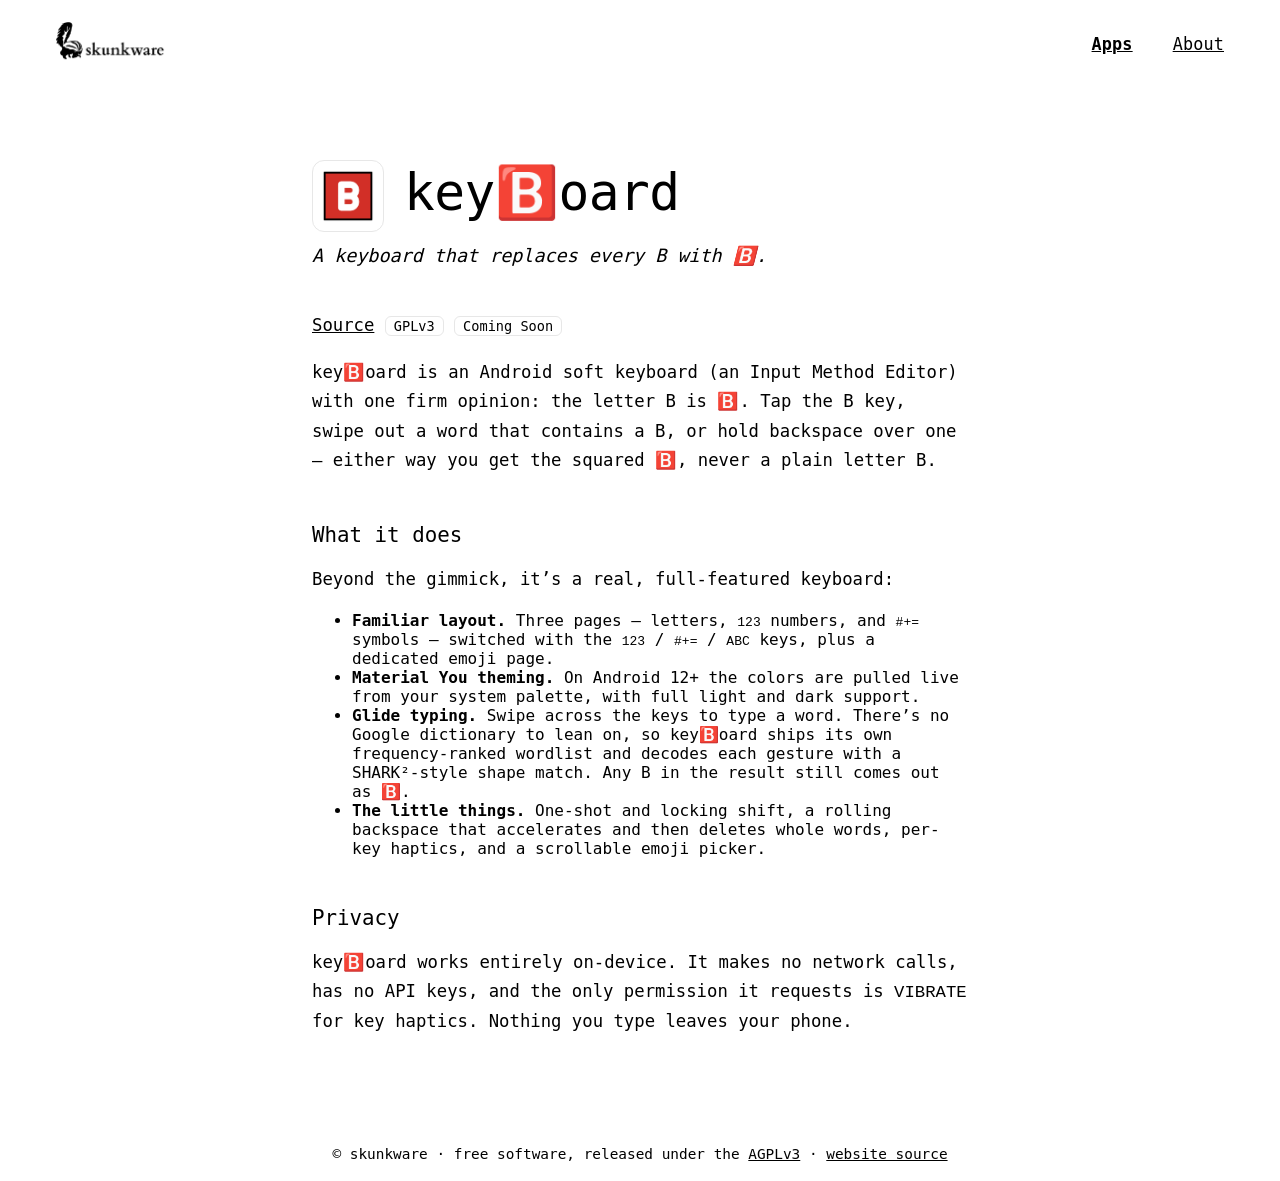
<file: apps/keyBoard/index.html>
<!DOCTYPE html>
<html lang="en">
<head>
<meta charset="utf-8">
<meta name="viewport" content="width=device-width, initial-scale=1">
<title>keyBoard &middot; skunkware</title>
<meta name="description" content="keyBoard &mdash; a keyboard that turns every B into 🅱️, by skunkware.">
<link rel="icon" href="/skunkware.png">
<link rel="stylesheet" href="/style.css">
</head>
<body>
  <header>
    <a class="brand" href="/" aria-label="skunkware home">
      <img class="wordmark" src="/header.png" alt="skunkware">
    </a>
    <nav>
      <a href="/apps" class="active">Apps</a>
      <a href="/about">About</a>
    </nav>
  </header>

  <main class="page">
    <div class="app-head">
      <div class="card-logo"><img src="/keyboard.png" alt="keyBoard logo"></div>
      <h2>key🅱️oard</h2>
    </div>
    <p class="lede">A keyboard that replaces every B with 🅱️.</p>

    <p>
      <a href="https://github.com/skunkwarelabs/keyboard">Source</a>
      <span class="card-license">GPLv3</span>
      <span class="card-license">Coming Soon</span>
    </p>

    <p>key🅱️oard is an Android soft keyboard (an Input Method Editor) with one
      firm opinion: the letter B is 🅱️. Tap the B key, swipe out a word that
      contains a B, or hold backspace over one &mdash; either way you get the
      squared 🅱️, never a plain letter B.</p>

    <h3 class="section">What it does</h3>
    <p>Beyond the gimmick, it&rsquo;s a real, full-featured keyboard:</p>
    <ul>
      <li><strong>Familiar layout.</strong> Three pages &mdash; letters,
        <code>123</code> numbers, and <code>#+=</code> symbols &mdash; switched
        with the <code>123</code> / <code>#+=</code> / <code>ABC</code> keys, plus
        a dedicated emoji page.</li>
      <li><strong>Material You theming.</strong> On Android 12+ the colors are
        pulled live from your system palette, with full light and dark support.</li>
      <li><strong>Glide typing.</strong> Swipe across the keys to type a word.
        There&rsquo;s no Google dictionary to lean on, so key🅱️oard ships its own
        frequency-ranked wordlist and decodes each gesture with a SHARK&sup2;-style
        shape match. Any B in the result still comes out as 🅱️.</li>
      <li><strong>The little things.</strong> One-shot and locking shift, a
        rolling backspace that accelerates and then deletes whole words, per-key
        haptics, and a scrollable emoji picker.</li>
    </ul>

    <h3 class="section">Privacy</h3>
    <p>key🅱️oard works entirely on-device. It makes no network calls, has no API
      keys, and the only permission it requests is <code>VIBRATE</code> for key
      haptics. Nothing you type leaves your phone.</p>
  </main>

  <footer>
    &copy; skunkware &middot; free software, released under the <a href="/license">AGPLv3</a>
    &middot; <a href="https://github.com/skunkwarelabs/skunkware.net">website source</a>
  </footer>
</body>
</html>
</file>
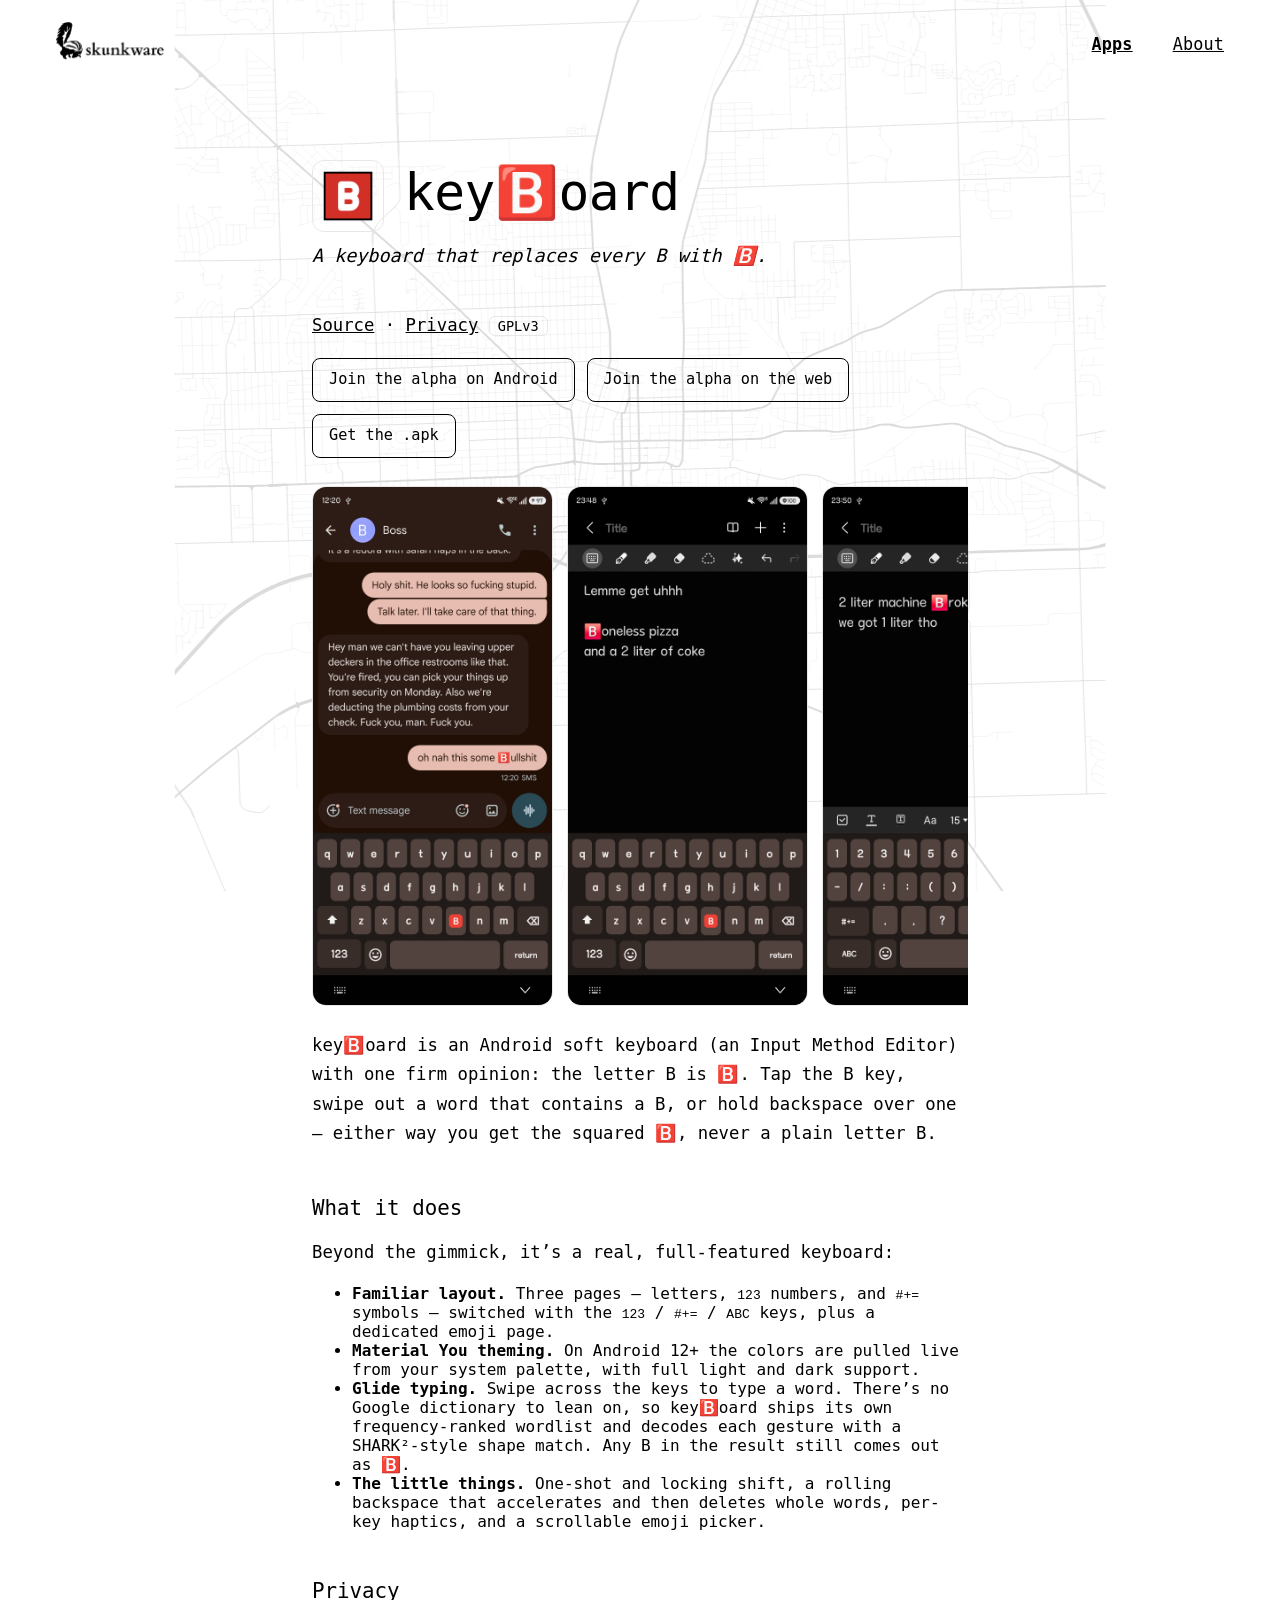
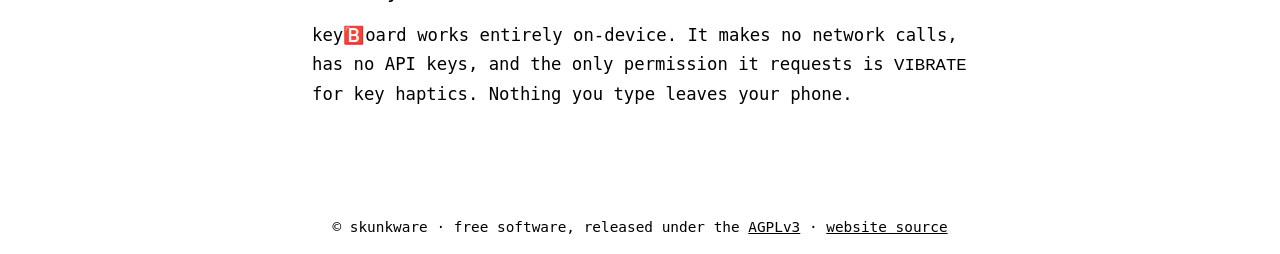
<file: apps/keyboard/index.html>
<!DOCTYPE html>
<html lang="en">
<head>
<meta charset="utf-8">
<meta name="viewport" content="width=device-width, initial-scale=1">
<title>keyBoard &middot; skunkware</title>
<meta name="description" content="keyBoard &mdash; a keyboard that turns every B into 🅱️, by skunkware.">
<link rel="icon" href="/skunkware.png">
<link rel="stylesheet" href="/style.css">
</head>
<body class="map-page">
  <div class="map-bg" aria-hidden="true"></div>
  <header>
    <a class="brand" href="/" aria-label="skunkware home">
      <img class="wordmark" src="/header.png" alt="skunkware">
    </a>
    <nav>
      <a href="/apps" class="active">Apps</a>
      <a href="/about">About</a>
    </nav>
  </header>

  <main class="page">
    <div class="app-head">
      <div class="card-logo"><img src="/keyboard.png" alt="keyBoard logo"></div>
      <h2>key🅱️oard</h2>
    </div>
    <p class="lede">A keyboard that replaces every B with 🅱️.</p>

    <p>
      <a href="https://github.com/skunkwarelabs/keyboard">Source</a>
      &middot;
      <a href="/apps/keyboard/privacy">Privacy</a>
      <span class="card-license">GPLv3</span>
    </p>

    <p class="join-test">
      <a class="download-btn" href="https://play.google.com/store/apps/details?id=com.skunk.keyboard">Join the alpha on Android</a>
      <a class="download-btn" href="https://play.google.com/apps/testing/com.skunk.keyboard">Join the alpha on the web</a>
      <a class="download-btn" href="https://github.com/skunkwarelabs/keyboard/releases">Get the .apk</a>
    </p>

    <div class="shots">
      <a class="shot" href="/apps/keyboard/screenshots/03.jpg">
        <img src="/apps/keyboard/screenshots/03.jpg" alt="key🅱️oard in a text thread, typing &ldquo;oh nah this some 🅱️ullshit&rdquo;" loading="lazy">
      </a>
      <a class="shot" href="/apps/keyboard/screenshots/01.jpg">
        <img src="/apps/keyboard/screenshots/01.jpg" alt="key🅱️oard typing &ldquo;🅱️oneless pizza&rdquo;" loading="lazy">
      </a>
      <a class="shot" href="/apps/keyboard/screenshots/02.jpg">
        <img src="/apps/keyboard/screenshots/02.jpg" alt="key🅱️oard symbols page over a note reading &ldquo;2 liter machine 🅱️roke&rdquo;" loading="lazy">
      </a>
    </div>

    <p>key🅱️oard is an Android soft keyboard (an Input Method Editor) with one
      firm opinion: the letter B is 🅱️. Tap the B key, swipe out a word that
      contains a B, or hold backspace over one &mdash; either way you get the
      squared 🅱️, never a plain letter B.</p>

    <h3 class="section">What it does</h3>
    <p>Beyond the gimmick, it&rsquo;s a real, full-featured keyboard:</p>
    <ul>
      <li><strong>Familiar layout.</strong> Three pages &mdash; letters,
        <code>123</code> numbers, and <code>#+=</code> symbols &mdash; switched
        with the <code>123</code> / <code>#+=</code> / <code>ABC</code> keys, plus
        a dedicated emoji page.</li>
      <li><strong>Material You theming.</strong> On Android 12+ the colors are
        pulled live from your system palette, with full light and dark support.</li>
      <li><strong>Glide typing.</strong> Swipe across the keys to type a word.
        There&rsquo;s no Google dictionary to lean on, so key🅱️oard ships its own
        frequency-ranked wordlist and decodes each gesture with a SHARK&sup2;-style
        shape match. Any B in the result still comes out as 🅱️.</li>
      <li><strong>The little things.</strong> One-shot and locking shift, a
        rolling backspace that accelerates and then deletes whole words, per-key
        haptics, and a scrollable emoji picker.</li>
    </ul>

    <h3 class="section">Privacy</h3>
    <p>key🅱️oard works entirely on-device. It makes no network calls, has no API
      keys, and the only permission it requests is <code>VIBRATE</code> for key
      haptics. Nothing you type leaves your phone.</p>
  </main>

  <footer>
    &copy; skunkware &middot; free software, released under the <a href="/license">AGPLv3</a>
    &middot; <a href="https://github.com/skunkwarelabs/skunkware.net">website source</a>
  </footer>
</body>
</html>
</file>
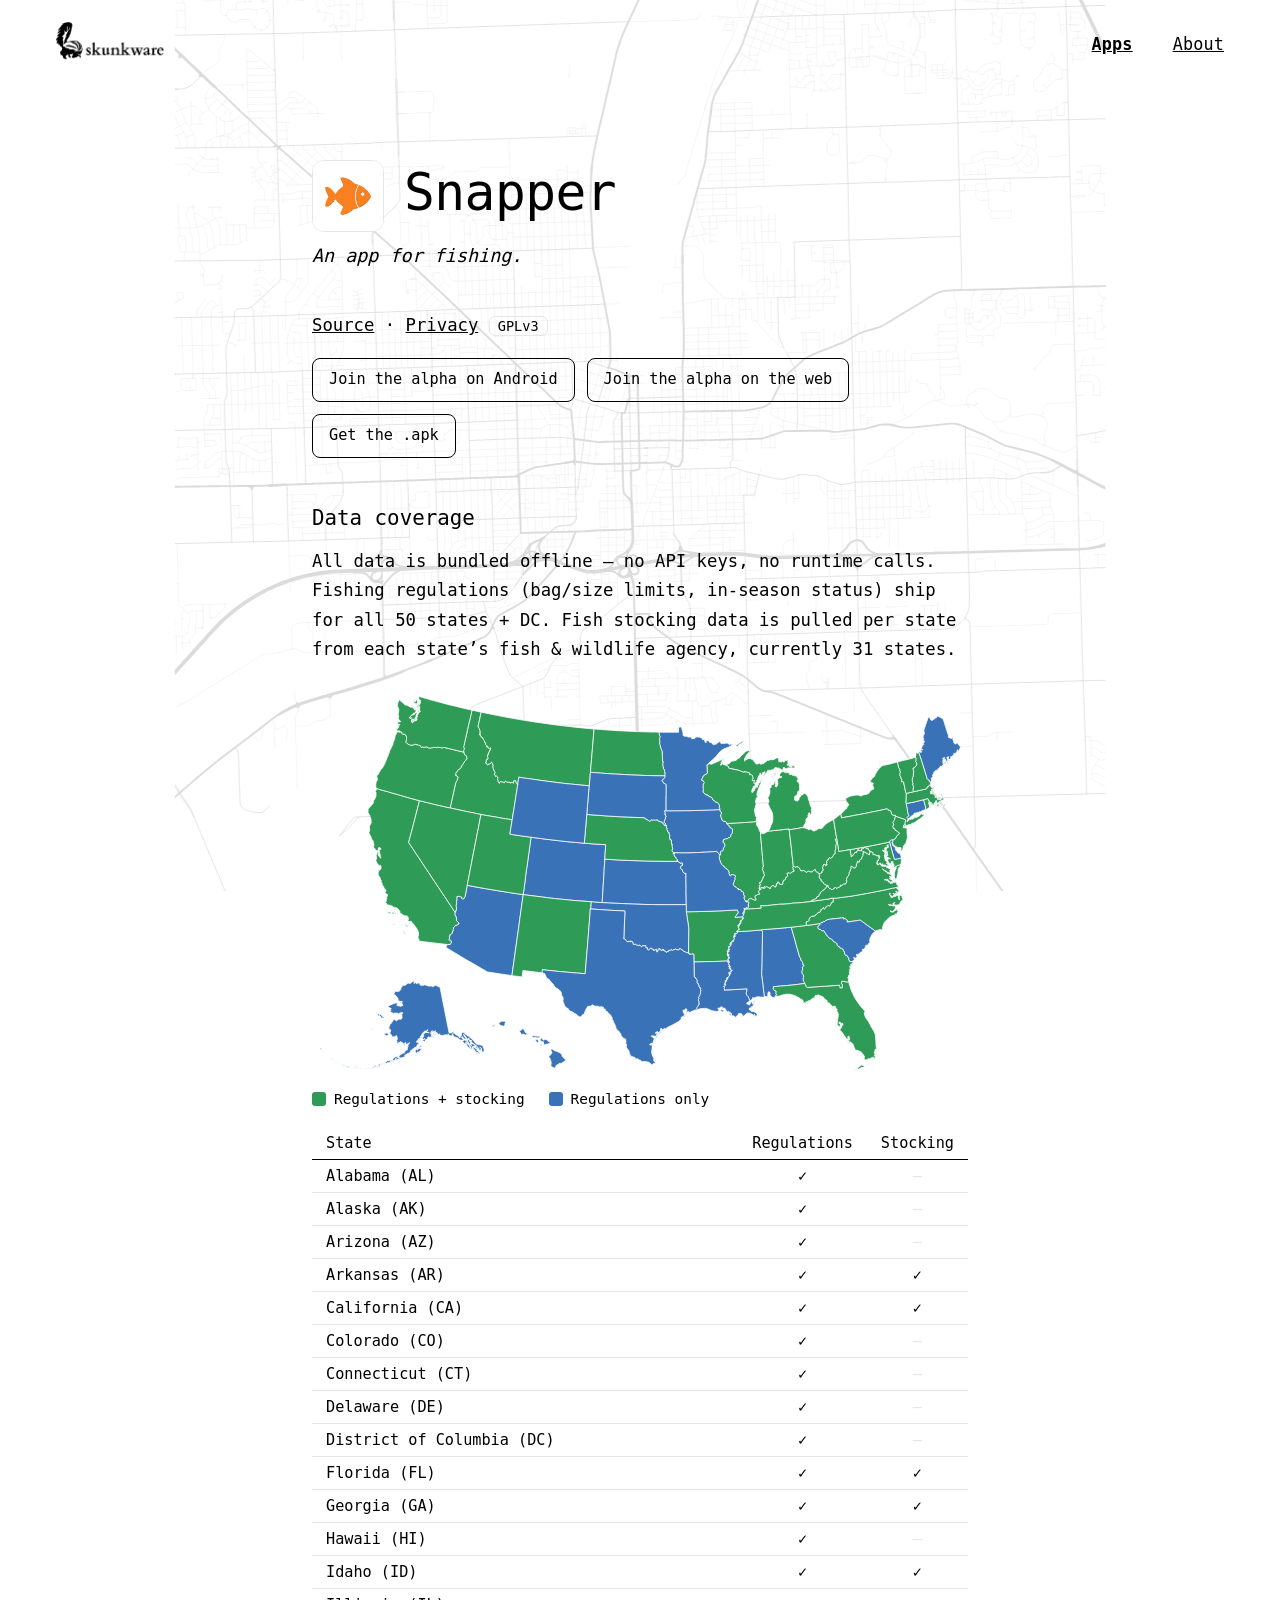
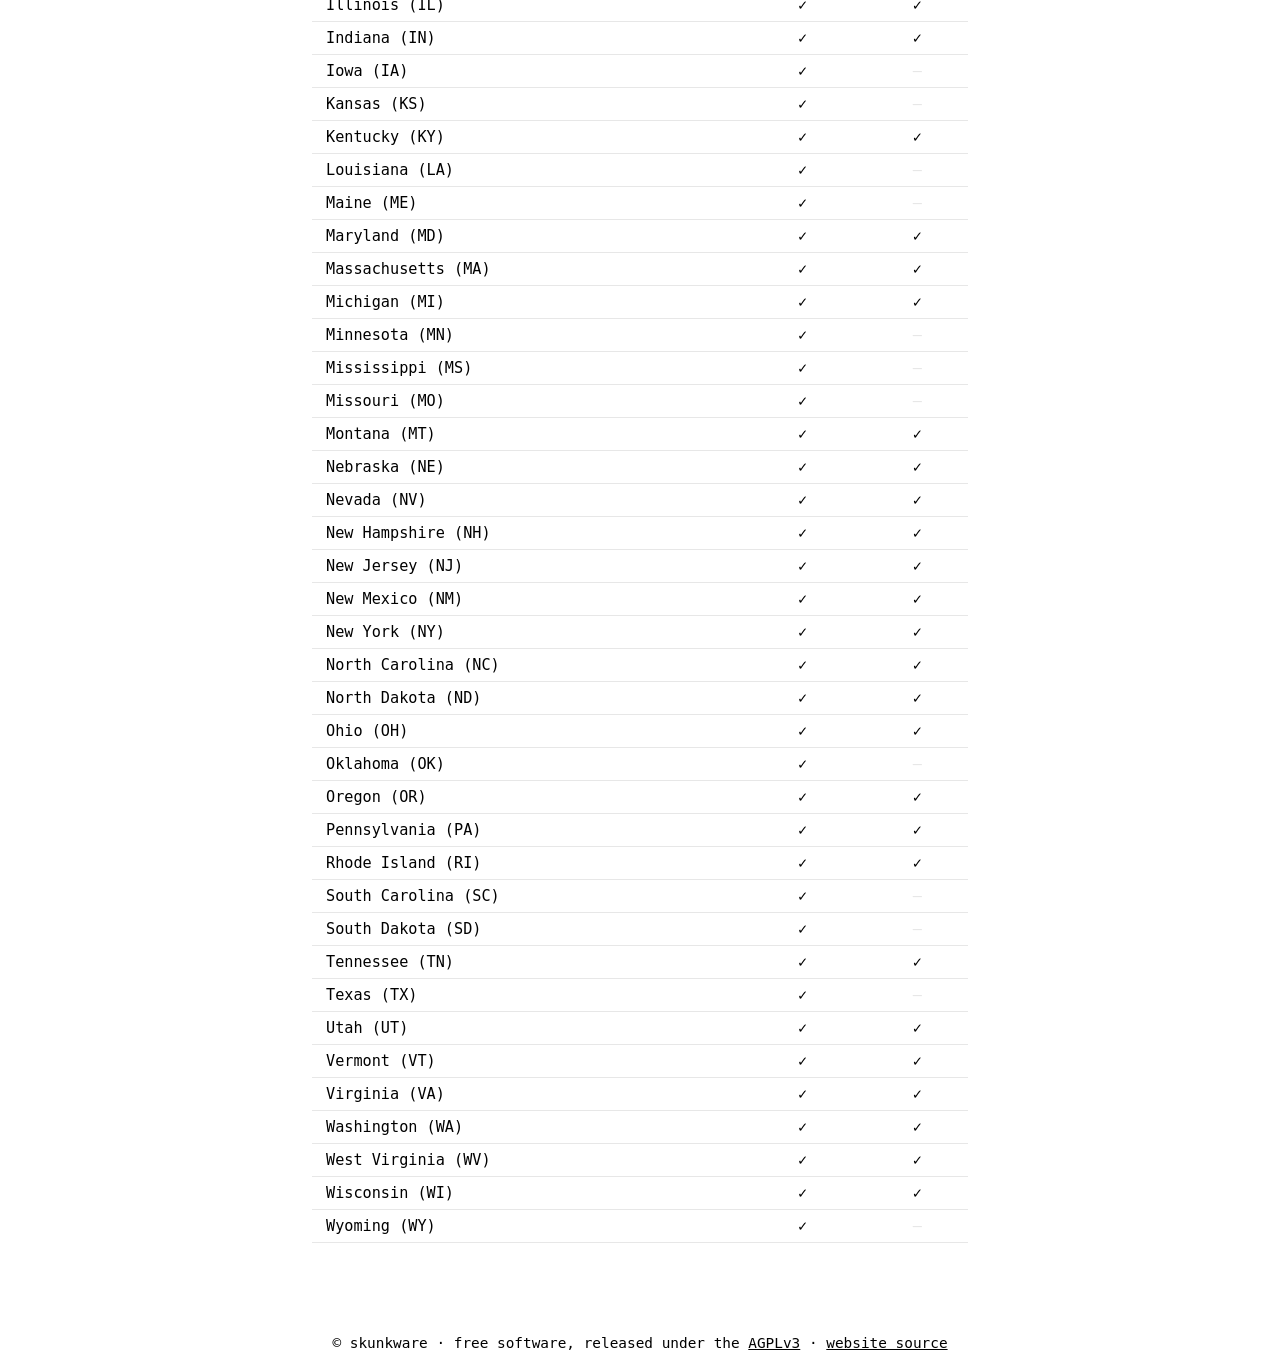
<file: apps/snapper/index.html>
<!DOCTYPE html>
<html lang="en">
<head>
<meta charset="utf-8">
<meta name="viewport" content="width=device-width, initial-scale=1">
<title>Snapper &middot; skunkware</title>
<meta name="description" content="Snapper &mdash; an app for fishing, by skunkware.">
<link rel="icon" href="/skunkware.png">
<link rel="stylesheet" href="/style.css">
</head>
<body class="map-page">
  <div class="map-bg" aria-hidden="true"></div>
  <header>
    <a class="brand" href="/" aria-label="skunkware home">
      <img class="wordmark" src="/header.png" alt="skunkware">
    </a>
    <nav>
      <a href="/apps" class="active">Apps</a>
      <a href="/about">About</a>
    </nav>
  </header>

  <main class="page">
    <div class="app-head">
      <div class="card-logo"><img src="/snapper.png" alt="Snapper logo"></div>
      <h2>Snapper</h2>
    </div>
    <p class="lede">An app for fishing.</p>

    <p>
      <a href="https://github.com/skunkwarelabs/snapper">Source</a>
      &middot;
      <a href="/apps/snapper/privacy">Privacy</a>
      <span class="card-license">GPLv3</span>
    </p>

    <p class="join-test">
      <a class="download-btn" href="https://play.google.com/store/apps/details?id=com.skunk.snapper">Join the alpha on Android</a>
      <a class="download-btn" href="https://play.google.com/apps/testing/com.skunk.snapper">Join the alpha on the web</a>
      <a class="download-btn" href="https://github.com/skunkwarelabs/snapper/releases">Get the .apk</a>
    </p>

    <h3 class="section">Data coverage</h3>
    <p>All data is bundled offline &mdash; no API keys, no runtime calls.
      Fishing regulations (bag/size limits, in-season status) ship for all 50 states + DC.
      Fish stocking data is pulled per state from each state&rsquo;s fish &amp; wildlife
      agency, currently 31 states.</p>

    <figure class="map-figure">
        <svg class="us-map" viewBox="0 0 855 509" xmlns="http://www.w3.org/2000/svg" role="img" aria-label="US states with fish stocking data">
        <path id="AL" class="no" d="M590.8,404.6 593.9,403.9 594.0,403.5 594.8,404.0 594.4,404.5 593.8,404.3 592.7,404.4 591.6,404.8 590.8,404.6ZM585.5,315.4 585.5,315.1 593.6,314.5 597.1,314.2 605.7,313.6 610.8,313.2 612.8,312.9 621.4,312.1 624.7,311.8 626.1,316.9 628.1,323.9 629.8,329.9 631.0,334.5 632.4,339.4 635.6,350.6 636.1,351.1 636.0,351.7 636.8,352.3 637.3,354.7 638.0,355.8 639.1,356.8 639.4,358.1 640.0,358.6 639.6,360.5 640.7,360.9 641.4,361.4 641.0,362.3 640.4,362.4 640.5,362.8 639.8,363.2 639.1,364.1 639.4,365.0 639.5,366.4 639.2,367.8 638.6,369.0 638.5,369.8 639.1,371.7 639.0,372.4 640.3,373.7 640.7,375.6 640.4,376.6 640.6,377.2 640.2,378.6 640.5,379.8 640.1,380.2 640.5,381.0 640.4,381.9 641.7,383.2 642.2,384.2 642.4,385.1 638.6,385.6 634.6,386.1 628.3,386.9 618.4,387.9 610.7,388.5 601.3,389.4 601.5,390.0 600.9,391.9 601.0,392.3 602.5,393.4 602.7,394.1 604.9,395.2 605.2,396.3 604.4,398.0 604.7,398.8 605.9,399.6 604.9,400.2 604.6,401.6 604.1,401.9 604.5,402.2 603.7,402.7 601.6,403.4 599.3,404.0 596.1,404.4 597.1,403.6 597.8,404.0 599.8,403.4 599.9,402.8 599.0,402.1 598.5,401.5 597.3,400.8 596.8,399.4 597.2,398.2 596.9,397.0 596.4,396.2 595.2,395.8 594.4,396.6 594.6,397.2 594.2,398.2 594.3,398.8 594.0,399.4 594.1,401.7 593.7,402.8 592.9,402.9 592.9,402.3 591.7,401.8 590.8,402.1 590.5,401.8 589.5,402.2 589.1,398.7 588.4,393.0 587.6,386.2 586.0,373.8 586.1,369.3 586.4,357.7 586.4,354.3 586.8,336.1 586.9,333.5 587.1,323.1 587.2,317.2 586.3,316.7 585.5,315.4Z"><title>Alabama</title></path>
        <path id="AK" class="no" d="M148.8,447.9 148.9,447.7 149.1,447.7 148.9,448.0 148.8,447.9ZM147.7,459.8 148.0,459.3 148.2,459.4 148.2,459.6 147.9,460.1 147.7,460.0 147.7,459.8ZM145.3,461.1 145.6,461.2 145.6,461.4 145.3,461.1ZM144.6,461.3 144.9,461.3 144.8,461.5 144.7,461.5 144.6,461.3ZM144.1,461.1 144.4,461.1 144.3,461.2 144.1,461.1ZM144.2,467.3 144.3,467.0 144.6,467.1 144.5,467.5 144.3,467.6 144.2,467.3ZM143.5,462.7 143.6,462.5 143.9,462.7 143.5,462.7 143.5,462.7ZM143.2,453.3 143.5,452.9 143.6,452.2 143.9,452.4 143.6,452.8 143.5,453.0 143.6,453.2 143.2,453.3ZM142.5,462.7 142.7,462.4 142.9,462.6 143.2,462.6 142.8,462.8 142.5,462.7ZM141.4,454.6 141.6,454.5 141.7,455.0 141.4,454.6ZM139.0,468.4 139.4,467.9 139.6,467.8 139.9,468.2 139.9,468.1 139.7,467.7 139.7,467.4 139.9,467.4 140.2,467.5 140.4,467.4 140.1,467.1 140.3,466.8 140.6,467.0 140.8,466.9 140.6,466.6 140.8,466.5 141.0,466.6 141.2,466.4 141.0,466.3 140.8,466.2 141.1,466.1 141.3,465.8 141.7,465.6 141.6,465.4 141.5,465.1 141.9,464.7 142.0,464.9 142.6,464.6 142.7,464.6 142.5,465.3 142.4,465.4 142.1,466.0 142.2,466.4 142.6,466.4 142.6,466.0 142.9,466.0 143.2,466.4 143.4,466.1 143.5,466.3 143.4,467.0 143.5,467.1 143.6,466.7 143.9,466.4 144.0,466.5 144.0,467.2 143.6,467.7 143.2,467.6 143.1,467.1 142.8,467.3 143.0,467.8 142.7,468.0 142.2,467.9 142.0,468.2 141.9,468.0 142.0,467.6 141.8,467.6 141.7,468.2 141.6,468.4 141.3,468.5 141.3,468.7 141.1,468.8 140.5,468.9 139.5,468.5 139.2,468.5 139.0,468.4ZM138.5,459.7 139.0,459.5 139.2,459.8 139.1,460.0 139.0,460.1 138.6,460.1 138.4,459.8 138.5,459.7ZM136.4,477.4 136.8,477.1 136.9,477.4 136.5,477.5 136.4,477.4ZM135.7,478.4 136.0,478.0 136.2,477.9 136.4,478.0 136.7,477.9 136.7,478.1 137.0,478.3 137.4,478.2 137.4,478.4 137.2,478.6 136.6,478.6 136.2,478.7 135.8,478.6 135.7,478.4ZM134.3,473.0 134.5,472.9 134.6,472.4 134.8,472.0 135.1,471.8 135.2,471.6 135.4,471.6 135.8,471.2 136.2,471.0 136.7,471.1 137.1,471.1 137.1,471.7 137.4,472.1 137.4,471.8 137.7,471.5 137.4,471.2 137.5,471.1 138.2,471.2 138.1,471.0 137.5,470.7 137.2,470.8 137.2,470.0 137.6,469.7 138.0,469.5 138.2,469.6 138.5,469.9 138.6,470.7 138.8,470.6 138.9,470.2 138.8,469.8 139.3,470.1 139.3,469.8 138.9,469.6 138.6,469.3 138.7,469.0 138.9,469.0 139.5,469.5 139.7,469.5 140.0,469.7 140.2,469.7 139.8,469.3 139.5,469.1 139.4,468.8 139.6,468.8 140.0,469.1 140.4,469.1 140.9,469.2 141.0,468.9 141.4,468.9 141.3,469.2 140.9,469.8 140.8,470.3 141.0,470.5 141.0,469.9 141.2,469.7 141.4,470.0 141.5,469.7 141.7,469.5 141.7,469.3 141.9,469.2 142.0,469.4 142.3,469.0 142.5,468.9 142.5,469.2 142.8,469.3 142.7,469.5 142.5,469.4 142.3,469.5 142.6,469.7 142.5,470.0 142.7,469.8 142.9,470.1 143.2,470.1 142.9,470.4 142.7,470.2 142.4,470.2 142.2,470.5 142.4,470.5 142.3,470.8 142.7,470.9 142.4,471.4 142.6,471.3 142.8,471.0 142.9,471.2 143.5,471.2 143.4,471.4 143.0,471.9 142.8,472.5 142.4,472.5 142.3,472.2 142.2,472.5 141.9,472.2 141.7,472.3 141.4,472.0 141.2,472.1 140.9,472.0 140.8,472.2 141.2,472.2 141.3,472.3 141.9,472.8 141.8,473.2 141.5,473.5 141.4,473.3 141.2,473.6 140.9,473.4 140.8,473.2 140.6,473.1 140.3,473.2 140.1,473.4 140.5,473.4 140.7,473.7 140.3,474.0 139.8,473.9 139.8,474.0 140.1,474.2 140.3,474.1 140.7,474.1 141.0,474.3 140.9,474.5 140.6,474.6 140.1,474.7 140.0,474.7 139.8,474.9 139.8,475.1 139.5,475.4 139.3,475.3 139.4,475.1 139.1,474.8 139.2,474.6 139.5,474.2 139.4,474.1 139.3,474.2 138.8,474.8 138.8,474.9 138.5,474.8 138.2,474.8 138.2,475.0 138.5,475.0 138.6,475.4 138.4,475.7 138.1,475.9 138.1,476.2 137.8,476.5 137.6,476.4 137.4,476.9 137.1,477.0 136.9,476.9 136.5,477.0 136.8,476.4 136.9,476.3 137.2,475.9 137.5,475.7 137.5,475.5 137.1,475.7 137.1,475.4 137.4,474.8 137.8,474.5 137.7,474.3 137.5,474.6 137.1,474.9 136.7,475.6 136.4,475.9 136.3,476.0 136.2,476.2 135.9,476.4 135.9,475.9 135.6,475.6 135.1,475.4 135.2,474.9 135.1,474.3 135.0,473.8 134.8,473.6 134.6,473.5 134.2,473.5 134.4,473.3 134.2,473.1 134.3,473.0ZM134.1,479.1 134.5,478.5 135.1,478.0 135.4,478.0 135.6,478.3 135.4,478.4 134.7,478.8 134.4,479.3 134.1,479.1ZM130.6,483.0 130.9,482.7 131.0,482.5 131.2,482.4 131.3,482.6 131.2,482.8 131.3,483.2 131.2,483.4 130.7,483.3 130.6,483.0ZM127.0,481.5 127.1,481.2 127.2,481.1 127.4,481.4 127.2,481.8 127.0,481.5ZM126.8,480.4 127.0,480.2 127.0,480.7 126.8,480.7 126.8,480.4ZM125.1,478.1 125.3,477.8 126.0,477.9 126.3,478.2 125.8,478.0 125.6,478.2 125.1,478.2 125.1,478.1ZM122.9,479.2 123.2,479.1 123.3,479.4 123.2,479.5 122.9,479.2ZM119.1,482.4 119.2,482.0 119.5,482.0 119.8,482.3 119.7,482.4 119.4,482.2 119.1,482.4ZM118.2,482.0 118.4,482.3 118.0,482.2 118.2,482.0ZM117.0,488.3 117.0,488.1 117.2,488.0 117.5,488.2 117.3,488.5 117.1,488.5 117.0,488.3ZM117.2,482.8 117.4,482.4 117.5,482.3 117.6,482.7 117.2,482.8ZM116.5,487.9 116.7,487.5 116.6,487.2 117.0,487.3 117.0,487.8 116.7,488.0 116.5,487.9ZM115.9,488.8 116.1,488.7 116.3,489.0 116.2,489.2 115.9,489.2 115.9,488.8ZM115.9,486.3 116.1,486.4 116.2,486.2 116.5,485.9 116.5,486.1 116.4,486.4 116.5,486.5 116.5,486.7 116.3,487.0 116.5,487.2 116.4,487.3 116.2,487.2 116.1,487.3 115.9,487.2 115.9,486.3ZM115.1,488.7 115.4,488.6 115.5,488.7 115.3,488.9 115.1,488.7ZM115.1,487.1 115.3,486.9 115.6,486.7 115.7,486.9 115.3,487.1 115.2,487.4 115.1,487.1ZM114.3,485.2 114.5,485.2 114.6,485.4 114.3,485.2ZM113.6,487.8 114.1,487.3 114.3,487.2 114.2,487.1 113.9,487.0 113.9,486.6 114.2,486.4 114.6,486.6 114.6,486.4 114.4,486.1 114.8,486.2 115.1,485.6 115.3,485.7 115.2,486.0 115.1,486.0 115.0,486.4 115.1,486.5 115.2,486.3 115.3,486.3 115.3,486.7 115.1,486.9 114.8,486.8 114.8,487.0 114.4,487.4 114.1,487.5 113.6,488.2 113.6,487.8ZM115.7,463.2 115.7,463.0 115.9,463.5 115.8,463.6 115.7,463.2ZM113.5,484.5 113.8,484.3 114.3,484.5 114.2,484.9 113.6,484.8 113.5,484.5ZM115.3,463.3 115.4,462.9 115.4,463.2 115.3,463.3ZM111.6,485.1 111.8,484.7 112.2,484.6 112.4,484.7 112.3,485.0 112.5,485.0 112.7,484.7 112.8,484.9 113.2,485.1 113.5,485.0 113.6,485.4 113.4,485.7 113.3,485.4 113.0,485.4 112.8,485.2 112.8,485.0 112.7,485.1 112.6,485.5 112.7,485.6 112.8,486.1 112.7,486.4 112.2,486.2 112.1,485.8 111.9,485.9 111.6,486.4 111.7,486.1 111.5,485.8 111.6,485.2 111.6,485.1ZM113.0,463.7 113.2,462.9 113.7,462.7 113.9,462.7 114.4,462.3 114.5,462.3 113.7,463.8 113.4,463.9 113.0,463.9 113.0,463.7ZM109.4,485.5 109.7,485.5 109.6,485.9 109.3,485.6 109.4,485.5ZM108.4,485.4 108.6,485.2 109.0,485.2 108.9,485.5 108.4,485.5 108.4,485.4ZM107.5,485.9 107.6,485.7 107.9,485.6 108.2,485.7 108.3,485.9 108.8,486.2 108.8,486.4 108.4,486.1 108.1,486.4 107.8,486.0 107.6,486.2 107.5,485.9ZM105.4,486.9 105.9,486.6 106.2,486.8 106.1,487.2 105.9,487.5 105.8,487.6 105.4,487.3 105.4,486.9ZM111.9,430.5 112.1,430.3 112.3,430.3 112.6,430.4 112.8,430.4 112.9,430.6 112.8,430.9 112.0,430.9 111.9,430.7 111.9,430.5ZM103.5,489.8 103.6,489.5 104.4,490.0 104.7,490.2 105.0,490.2 105.3,490.4 105.0,490.5 104.8,490.7 104.5,490.4 104.3,490.5 103.9,490.2 103.6,490.3 103.4,490.0 103.5,489.8ZM103.1,483.3 103.3,483.3 103.2,483.5 103.1,483.3ZM95.6,490.2 95.8,490.1 96.0,490.3 95.7,490.4 95.6,490.2ZM94.2,490.7 94.5,490.6 94.9,490.7 95.3,490.6 95.3,490.8 95.1,491.0 94.8,491.0 94.2,490.8 94.2,490.7ZM93.1,490.7 94.0,490.7 94.1,490.9 93.8,491.1 93.7,490.8 93.2,490.8 93.1,490.7ZM92.7,490.8 93.0,490.7 93.1,490.9 92.8,491.0 92.7,490.8ZM92.6,489.4 92.8,489.2 93.0,489.3 93.2,489.2 93.4,489.4 93.1,489.5 93.2,489.8 93.6,489.9 93.6,490.1 93.3,490.0 92.9,490.4 92.6,490.2 92.7,489.8 92.9,489.6 92.8,489.5 92.6,489.6 92.6,489.4ZM90.9,489.8 91.0,489.6 91.4,489.4 91.8,489.5 91.8,489.9 92.1,489.9 92.3,490.0 92.3,490.2 92.5,490.2 92.4,490.4 92.1,490.6 91.9,490.5 91.6,490.7 91.6,490.5 91.2,490.4 91.0,490.5 90.8,490.0 90.9,489.8ZM90.3,490.8 90.4,490.7 90.8,491.0 90.3,491.0 90.3,490.8ZM93.8,449.9 94.2,449.9 94.9,450.0 95.1,450.2 95.4,450.2 95.5,450.3 95.7,450.3 95.9,450.2 95.8,449.9 96.3,449.6 96.7,449.8 96.7,449.6 97.1,449.4 97.4,449.7 97.7,449.5 98.0,449.5 98.2,449.3 98.3,450.0 98.6,450.2 98.9,450.0 99.2,450.2 99.5,450.5 99.3,450.8 99.4,451.1 99.2,451.3 99.4,451.4 99.3,451.7 99.2,451.9 99.3,452.3 99.3,452.6 99.6,452.6 99.4,452.7 99.4,453.0 98.5,453.0 98.4,453.2 98.2,453.0 97.9,453.1 97.5,453.3 97.6,453.7 97.2,453.7 97.1,453.2 96.7,452.9 96.0,452.8 95.9,452.6 95.6,452.4 95.3,452.0 95.0,451.7 94.5,451.5 94.2,451.0 94.0,450.9 94.0,450.5 93.8,449.9ZM83.2,493.8 83.4,493.7 83.8,493.5 84.2,493.6 84.7,493.4 84.9,493.3 85.2,493.5 85.4,493.4 85.6,493.2 85.9,493.4 86.0,493.0 86.3,493.1 86.2,492.5 86.5,492.4 86.6,492.5 86.8,492.4 86.6,492.2 86.7,492.0 87.0,491.9 87.4,492.0 87.4,492.4 87.6,492.4 87.6,492.1 87.8,492.0 87.1,491.6 86.9,491.6 86.6,491.1 86.6,490.9 87.1,490.4 87.8,490.3 88.3,490.2 88.3,490.3 88.7,490.3 88.8,490.7 88.6,490.9 88.6,491.1 88.8,491.2 89.1,491.0 89.1,491.2 89.4,491.0 89.4,490.8 89.7,490.5 89.8,490.9 90.0,490.7 90.2,491.1 90.1,491.4 89.7,491.4 89.3,491.8 88.7,492.0 88.7,492.3 89.2,492.1 90.1,491.9 90.2,491.7 90.5,491.7 90.5,491.8 90.4,492.2 90.1,492.4 89.7,492.5 89.6,492.7 89.0,492.8 88.5,492.9 88.7,493.1 88.4,493.1 88.3,493.4 88.1,493.3 87.9,493.7 87.7,493.5 87.6,493.9 87.1,493.8 86.8,493.6 86.6,493.8 86.5,493.6 86.1,493.8 86.1,493.7 85.4,494.0 85.3,494.1 85.0,494.0 84.8,494.1 84.5,494.4 84.1,494.2 84.0,494.4 83.3,494.1 83.2,493.8ZM99.2,414.6 99.3,414.4 99.7,414.2 101.0,413.9 101.6,413.6 102.2,413.3 102.6,413.1 103.1,412.8 104.0,412.4 104.6,412.1 106.1,411.5 107.9,410.9 109.2,410.6 110.0,410.5 111.3,410.6 111.7,410.7 112.0,410.9 111.6,411.0 111.7,411.2 111.5,411.6 111.2,411.9 111.1,412.3 111.2,412.7 110.9,412.9 110.5,413.1 110.4,413.2 110.9,413.2 111.1,414.1 111.5,414.2 111.9,414.0 112.3,414.1 112.7,414.3 113.2,414.3 113.8,414.3 114.1,414.6 114.6,414.6 114.7,414.8 115.3,414.7 115.4,414.6 116.2,415.0 116.4,414.7 116.7,414.5 117.1,413.7 117.3,413.6 117.7,413.7 117.7,413.9 118.0,414.0 118.3,413.9 118.6,413.9 118.3,413.3 117.7,412.9 117.3,412.7 116.9,412.6 116.3,412.9 116.4,412.3 116.5,411.8 116.0,411.1 115.8,410.6 115.6,410.4 115.1,410.2 115.0,409.9 114.8,409.4 114.9,409.1 115.2,409.0 115.3,408.8 115.4,409.0 115.7,408.9 115.8,409.4 116.1,410.0 116.3,410.1 116.1,410.6 116.1,410.9 116.3,411.2 116.8,412.0 117.2,412.4 117.6,412.3 117.9,412.2 118.0,412.0 117.6,411.9 117.5,411.6 117.0,411.2 116.6,410.5 116.7,410.2 116.8,409.9 116.9,409.8 117.0,409.5 117.3,409.0 117.6,409.2 117.8,409.2 117.8,409.1 117.5,408.7 117.3,408.7 117.1,408.4 116.2,408.4 115.9,408.6 115.6,408.6 115.2,408.6 114.9,408.5 114.8,408.2 114.6,408.3 114.4,408.2 114.4,408.4 114.1,408.2 113.3,407.8 112.8,407.6 112.4,407.4 112.2,407.2 112.3,406.7 112.2,405.8 112.0,404.5 111.8,404.2 111.6,403.8 110.8,403.1 109.8,401.6 109.6,401.5 109.2,400.9 108.8,400.6 108.4,400.3 108.0,400.1 107.8,399.8 107.7,399.4 107.3,398.9 107.0,398.6 106.3,398.2 105.9,398.2 106.3,398.0 107.1,397.9 107.4,397.6 107.4,397.3 107.7,396.9 108.0,395.7 108.1,395.0 109.5,395.5 110.1,395.5 111.4,395.5 112.1,395.5 112.7,395.5 113.4,395.2 113.8,394.9 114.1,394.8 114.6,394.4 115.4,393.4 115.7,393.0 115.8,392.5 115.9,391.5 116.4,390.3 117.2,389.4 117.9,388.5 118.2,388.1 119.4,387.3 120.1,387.6 120.7,387.7 121.3,387.5 121.8,387.3 122.6,386.8 123.2,386.2 123.6,385.8 124.6,384.9 124.9,384.7 125.7,384.4 125.7,384.7 126.1,385.0 126.8,385.1 127.3,385.0 127.4,384.9 127.7,384.9 128.2,384.9 128.8,384.6 129.4,384.2 130.0,383.6 130.3,383.1 131.0,382.1 131.5,381.7 131.6,382.1 131.9,382.3 132.2,382.3 132.5,382.4 132.7,382.9 132.9,382.7 133.6,383.0 133.7,383.5 133.3,383.9 133.0,384.2 132.7,384.2 132.8,385.0 133.4,385.1 133.8,384.8 133.7,384.4 133.8,384.4 134.1,384.0 134.3,383.9 134.4,384.2 134.4,383.9 134.2,383.6 134.5,383.3 134.7,383.6 134.7,383.2 134.8,383.1 135.3,383.5 135.7,383.9 135.8,384.1 135.7,384.3 135.7,384.9 135.8,385.2 136.2,385.1 136.5,385.3 136.6,385.5 137.0,385.2 137.3,384.8 138.1,384.8 138.7,384.6 139.1,384.6 139.4,384.8 140.1,384.8 140.5,385.0 140.9,385.1 141.0,385.3 140.8,385.4 140.6,385.8 140.4,386.0 140.5,386.5 140.7,386.5 140.9,386.6 141.2,386.6 141.3,386.8 141.9,386.9 142.1,386.8 142.0,387.1 142.1,387.2 141.6,387.4 141.6,387.5 141.8,387.6 142.5,387.6 143.0,387.8 143.2,388.0 143.4,387.9 143.7,387.4 144.2,387.3 144.4,387.4 144.4,387.2 144.8,387.2 145.0,387.3 145.1,387.6 145.5,387.5 145.8,387.4 146.2,386.9 146.3,387.0 146.7,386.9 146.8,387.0 147.1,386.8 147.2,387.0 147.7,387.0 148.3,387.3 148.5,387.3 148.6,387.4 148.8,387.2 149.0,387.3 149.4,387.6 149.4,387.9 149.7,388.0 150.0,387.7 150.0,388.0 150.2,387.7 150.9,388.0 151.0,388.4 151.2,388.5 151.6,388.5 152.0,388.5 152.2,388.3 152.4,388.7 152.8,388.7 153.0,388.4 153.4,388.4 153.9,388.3 154.4,388.3 154.8,388.5 155.2,388.4 155.3,388.3 155.9,388.7 156.2,388.7 156.5,389.0 156.8,389.1 157.0,389.2 157.4,389.2 157.6,389.3 157.7,389.1 158.3,389.2 158.6,388.7 159.0,388.6 159.0,388.5 159.7,388.1 159.8,388.0 160.5,387.7 160.8,387.8 161.2,387.5 161.3,387.6 162.0,387.9 162.4,388.0 163.1,388.4 163.3,388.7 163.6,388.7 164.4,389.1 165.0,389.2 165.5,389.5 165.8,389.7 166.3,389.7 166.8,389.8 176.6,439.3 177.7,444.7 178.7,449.6 180.3,449.8 180.3,449.2 182.0,449.7 182.7,448.5 184.6,448.0 184.7,448.2 184.7,449.8 185.3,450.3 186.2,450.5 186.5,450.6 186.8,451.2 187.2,451.5 191.1,454.0 191.8,455.5 191.9,456.0 192.1,455.9 192.6,455.2 193.6,454.0 193.7,453.8 194.5,453.6 194.7,452.7 194.3,451.6 194.7,451.6 194.9,451.5 195.0,451.0 194.9,450.8 194.5,450.6 194.9,450.2 195.7,449.9 196.9,448.6 197.8,449.0 198.2,449.4 198.4,449.4 198.7,449.7 198.9,450.2 198.8,450.4 198.9,450.6 199.1,450.8 199.2,451.1 199.5,451.4 200.4,451.4 200.5,451.7 201.0,452.0 201.3,451.9 201.8,452.4 201.9,452.8 202.2,452.8 202.2,453.1 202.6,453.4 204.1,453.8 204.7,454.3 205.4,454.8 206.2,455.2 206.0,455.5 206.7,456.1 207.4,456.7 208.1,457.5 209.1,458.3 209.7,459.0 210.3,459.5 210.8,460.0 211.8,460.8 212.4,461.5 212.3,462.4 213.4,462.3 213.6,463.5 214.6,463.6 214.6,464.0 214.8,464.2 215.1,464.8 216.0,464.4 216.5,464.7 217.7,465.0 218.1,465.1 219.2,465.0 220.0,465.4 220.6,465.4 221.0,465.9 221.3,465.9 221.7,466.0 222.1,465.7 222.7,466.3 222.9,466.8 222.8,467.4 222.8,467.9 222.9,468.2 223.1,468.3 223.3,469.0 223.6,469.5 223.8,469.7 224.2,470.3 224.5,470.6 224.2,471.3 224.2,472.0 224.2,472.2 224.2,472.8 224.0,473.3 223.7,474.0 223.5,474.4 223.3,474.6 223.4,474.8 223.2,475.0 223.0,474.8 222.9,474.6 222.7,474.5 222.7,474.7 222.6,474.9 222.4,474.9 222.1,474.7 221.8,474.1 221.8,473.8 221.5,473.7 221.4,473.1 221.3,473.1 221.0,472.9 220.8,472.6 221.0,472.1 221.1,471.7 221.3,471.7 221.1,471.3 220.8,470.9 220.8,470.2 220.3,469.3 220.1,469.0 219.2,468.3 218.8,468.1 218.6,467.9 218.6,468.1 219.0,468.3 219.4,468.7 219.7,469.0 220.1,469.4 220.5,470.0 220.4,470.3 220.5,470.8 220.8,471.2 221.0,471.5 221.0,471.7 220.6,471.2 220.5,471.2 220.7,471.6 220.8,472.0 220.5,472.7 220.4,472.8 220.0,472.6 220.1,472.1 220.1,471.7 219.9,471.5 219.7,471.7 219.9,472.0 219.9,472.3 219.6,472.7 219.5,472.7 219.0,472.3 218.9,472.6 218.5,472.4 218.3,472.4 218.0,472.1 217.6,471.9 217.4,471.5 217.8,471.2 217.9,470.8 217.6,470.7 217.5,470.2 217.4,470.1 217.6,469.7 217.6,469.6 217.3,469.7 217.2,469.3 217.2,469.0 216.7,469.3 216.8,469.5 217.0,469.6 217.1,469.8 217.1,470.3 217.2,470.6 217.1,471.1 216.8,471.1 217.1,471.5 217.0,471.8 216.6,471.6 216.3,471.6 216.1,471.5 215.7,470.8 215.4,470.5 215.7,470.6 215.7,470.2 215.9,469.9 215.8,469.0 215.5,468.5 215.5,468.2 215.7,468.3 215.7,468.0 215.6,467.5 215.4,467.6 215.5,467.9 215.3,468.2 215.1,468.6 215.5,469.1 215.5,469.4 215.1,469.5 215.0,469.8 215.1,470.0 214.9,470.1 214.7,469.9 214.7,469.6 214.4,469.5 214.0,468.9 213.7,469.1 213.7,469.4 213.2,468.9 212.9,468.2 213.0,468.1 213.3,467.9 213.3,467.6 213.3,467.3 213.7,467.1 214.0,467.4 214.0,467.0 213.5,466.2 213.6,466.1 214.0,466.2 214.2,466.5 214.4,466.7 214.4,466.5 214.2,466.1 213.8,466.1 213.5,465.9 213.4,465.6 213.2,465.6 213.1,465.8 212.9,465.5 212.6,465.5 212.4,465.2 212.5,465.0 212.4,464.7 212.0,464.6 211.5,464.4 211.2,464.1 211.0,464.0 210.7,463.6 210.9,463.3 210.7,463.0 210.6,463.3 210.3,463.3 210.3,463.5 209.9,463.2 209.6,463.3 209.3,463.1 209.0,463.3 208.3,463.1 208.0,462.8 208.1,462.3 208.4,462.4 208.7,462.2 208.8,461.9 208.5,462.0 208.0,461.9 208.0,461.7 207.6,461.1 207.6,460.6 207.3,460.8 207.1,460.7 206.8,460.5 206.7,459.9 207.0,459.8 207.2,460.0 207.7,460.0 208.6,460.2 208.6,460.1 208.2,459.9 207.9,459.9 206.9,459.4 206.7,458.9 206.6,459.1 206.6,459.4 206.4,459.5 205.7,458.7 204.8,458.2 204.4,457.4 204.4,457.1 204.3,456.8 204.5,456.5 204.2,456.0 204.1,456.0 204.2,456.5 204.0,456.7 204.0,457.0 204.2,457.0 204.2,457.4 204.0,457.4 203.8,457.6 203.5,457.6 203.0,457.5 203.0,457.6 202.5,457.6 201.7,456.8 201.5,456.2 200.8,455.6 200.5,455.2 200.7,455.1 200.3,454.2 200.2,454.6 200.3,454.9 199.7,454.3 199.3,453.4 199.1,452.9 198.6,452.3 198.1,451.7 197.6,451.6 197.6,451.8 197.9,451.9 198.1,452.1 198.3,452.2 198.7,452.9 198.6,452.9 197.9,452.2 197.6,452.1 197.4,452.1 198.0,452.5 198.3,452.9 198.5,453.0 198.6,453.5 198.8,454.0 199.0,454.1 199.0,454.2 199.5,454.8 199.6,455.1 200.1,455.8 200.2,455.9 200.0,455.9 200.7,456.9 200.9,457.3 201.0,457.7 200.9,457.7 201.0,458.0 201.2,458.4 200.8,458.3 200.5,458.2 200.4,458.3 200.1,458.1 199.8,457.8 199.6,457.4 199.3,457.6 198.9,457.4 198.6,457.7 198.0,458.0 198.0,457.5 197.6,457.5 197.6,457.4 197.9,457.1 197.6,456.8 197.6,456.5 197.1,456.0 197.1,455.8 196.7,455.4 196.8,455.2 196.6,454.7 196.3,454.4 196.2,454.4 196.5,455.1 196.6,455.8 196.3,455.9 195.7,455.7 195.3,455.6 194.9,454.8 194.9,455.2 194.8,455.4 194.2,455.2 194.1,455.4 193.9,455.1 193.8,455.3 193.8,455.6 194.4,455.6 194.5,455.6 195.0,455.7 195.5,455.9 196.0,456.4 196.0,456.7 195.8,457.0 195.8,457.0 196.2,456.7 196.2,456.5 196.5,456.4 196.8,456.9 197.2,457.3 197.6,458.1 197.4,458.4 197.0,458.7 196.8,458.7 196.9,458.4 196.6,458.4 196.5,458.5 196.7,458.7 196.6,458.9 196.1,458.9 196.0,459.1 196.1,459.4 196.1,459.6 195.7,459.7 195.5,459.3 195.0,459.2 195.0,459.1 194.6,458.8 194.4,458.8 194.1,458.9 193.5,458.7 193.3,458.6 192.5,458.2 191.8,458.0 191.7,457.7 191.3,457.4 190.7,457.2 190.6,457.0 190.6,456.6 190.4,456.4 189.5,455.9 189.1,455.7 187.9,455.5 187.4,455.2 186.8,454.9 185.5,454.6 185.0,454.5 183.8,453.9 183.4,453.8 183.4,453.6 183.6,453.0 183.9,453.1 183.9,453.2 184.1,453.1 184.1,452.9 184.2,452.5 184.0,452.5 183.9,452.1 183.6,451.5 183.6,451.2 183.8,451.0 183.7,450.8 183.9,450.6 183.7,450.3 183.5,450.6 183.6,451.0 183.3,451.1 183.1,451.6 183.2,451.9 182.1,452.7 182.0,452.9 181.7,453.1 180.6,453.2 179.8,453.2 179.4,453.0 177.9,452.6 177.6,452.3 177.8,452.4 178.2,452.2 178.2,451.7 177.7,451.1 177.7,450.8 177.5,451.0 177.1,450.8 177.2,451.1 177.9,451.6 177.8,451.8 177.2,452.2 176.8,452.3 176.1,452.1 175.4,452.1 175.0,452.0 174.1,451.9 173.5,452.0 172.9,452.1 172.2,452.4 171.3,452.6 170.4,452.9 169.8,453.3 169.3,453.1 168.8,453.4 168.2,454.1 167.7,454.9 167.8,454.5 168.1,453.8 168.7,453.1 169.2,453.0 169.0,452.7 168.4,452.5 168.3,452.4 168.2,452.8 167.9,452.4 167.5,452.3 167.4,452.4 167.1,452.2 166.3,452.2 166.4,452.1 166.8,451.9 166.3,451.8 166.1,451.8 166.1,451.7 166.4,450.8 166.2,450.7 166.1,450.9 165.7,451.1 165.8,451.4 165.6,451.8 165.1,451.8 164.3,451.4 164.3,451.2 163.9,451.0 163.5,450.9 163.0,451.2 162.8,451.1 162.9,450.9 163.2,450.7 163.4,450.2 163.3,450.2 163.1,450.5 162.3,451.1 162.0,451.3 161.5,451.3 161.6,451.6 162.2,451.4 162.4,451.5 162.4,451.8 162.2,451.8 161.9,452.0 161.7,452.0 161.3,452.3 160.9,452.8 160.7,452.8 160.5,452.5 161.0,452.0 160.6,452.2 160.4,452.1 160.4,451.8 160.6,451.3 160.7,451.2 160.9,451.1 161.2,451.3 161.4,451.1 161.7,450.9 162.1,450.8 162.7,450.4 163.2,450.2 163.0,450.1 162.8,450.1 162.8,449.7 162.7,450.0 162.5,450.1 162.5,450.0 162.7,449.6 162.7,449.4 162.4,449.8 161.9,450.1 161.7,450.2 161.6,450.0 162.3,449.3 162.2,449.1 161.9,449.5 161.5,449.6 161.3,449.5 161.2,449.8 161.0,449.9 160.3,449.9 160.2,449.6 160.5,449.4 160.6,449.4 160.8,449.3 161.2,449.1 161.6,448.9 161.8,448.6 161.5,448.6 161.4,448.9 161.1,449.0 160.6,449.1 160.4,448.7 160.2,448.7 160.1,449.1 159.8,449.2 159.8,448.8 159.9,448.7 160.1,448.7 160.0,448.5 159.9,448.2 160.0,448.0 160.2,447.3 161.3,447.1 161.2,446.9 160.2,447.1 160.0,447.4 159.7,447.6 159.5,448.1 159.2,448.4 158.9,448.3 159.1,448.1 159.0,447.5 158.8,447.2 159.0,447.0 158.7,447.0 158.6,447.1 158.6,447.4 158.8,447.8 158.6,448.1 158.7,448.4 158.5,448.5 158.2,448.2 158.2,448.6 158.0,448.9 157.7,448.8 157.7,448.5 157.5,448.4 157.5,448.8 157.4,448.7 157.4,448.0 157.4,447.7 157.3,447.6 157.1,448.4 157.3,449.0 157.3,449.1 157.1,449.2 157.0,448.9 156.7,448.8 156.7,449.0 156.9,449.4 156.7,449.4 156.3,449.4 155.9,449.7 155.6,449.7 155.5,449.5 155.7,449.0 156.1,448.1 156.0,447.8 156.5,447.0 156.7,446.6 156.6,446.5 155.9,447.7 155.9,447.9 155.7,448.3 155.6,448.2 155.5,447.9 155.4,447.9 155.4,448.3 155.3,448.6 155.1,448.9 155.1,449.3 154.9,449.7 154.7,449.5 154.6,449.8 154.9,449.9 154.9,450.4 155.0,450.5 155.2,450.0 155.6,449.9 155.7,450.0 155.8,450.5 155.7,450.8 155.4,451.0 155.1,451.4 155.2,451.8 155.4,451.7 155.6,451.2 155.9,450.9 156.3,451.4 156.3,451.7 156.4,451.9 156.3,453.0 156.0,453.0 155.8,452.7 155.6,452.7 155.6,452.9 155.4,453.2 155.4,453.3 155.7,453.2 156.0,453.3 156.7,453.9 157.1,454.4 156.9,454.8 156.8,455.0 156.4,455.2 156.2,455.2 156.1,455.3 155.7,455.3 155.8,455.0 155.5,454.7 155.6,454.3 155.3,454.0 155.2,454.7 155.2,455.1 155.1,455.3 154.9,454.9 154.8,455.0 154.7,455.3 154.5,455.5 154.1,455.3 153.8,455.5 153.6,455.3 153.3,455.4 153.0,455.4 152.9,455.2 153.1,454.8 153.0,454.7 152.7,455.0 152.5,456.0 152.1,456.2 152.0,456.2 152.2,455.8 152.3,455.3 152.0,454.4 151.8,454.4 151.8,454.5 151.8,455.0 152.0,455.3 151.9,455.3 151.8,455.7 151.6,455.7 151.5,455.8 151.5,456.2 151.4,456.3 151.4,456.5 151.7,456.7 151.7,457.1 151.4,457.0 151.2,456.3 151.2,456.0 151.1,455.6 150.9,455.6 151.0,455.9 150.9,456.2 151.0,457.3 151.0,457.6 150.7,457.2 150.6,457.0 150.4,456.8 150.0,456.7 150.1,456.9 150.4,457.1 150.4,457.5 149.6,458.4 149.3,458.9 149.3,459.1 149.1,459.2 149.0,459.7 148.9,459.7 148.8,459.3 149.1,458.1 149.1,457.9 148.8,458.3 148.7,458.9 148.5,458.9 148.4,458.1 148.2,458.4 148.1,458.4 148.3,458.7 148.3,459.2 147.8,459.2 147.7,459.5 147.5,459.7 147.3,460.0 147.4,460.3 147.2,460.5 147.0,460.6 147.0,460.3 146.8,460.1 146.6,460.3 146.6,460.6 146.4,460.7 146.1,460.6 146.0,460.7 145.7,460.5 145.6,460.3 145.5,460.5 145.3,460.6 145.3,460.8 145.1,460.8 145.0,461.0 144.6,461.1 144.5,460.7 144.2,460.8 144.0,460.7 144.0,460.5 143.7,460.5 143.7,460.1 143.8,459.9 144.0,459.8 144.0,459.4 144.4,459.2 144.5,459.3 144.8,459.0 145.2,458.9 145.2,458.7 145.6,458.5 146.0,458.2 146.4,458.2 146.2,457.8 146.5,457.7 146.5,457.5 146.9,456.9 146.7,456.8 146.5,456.9 145.8,457.6 145.4,457.7 145.2,457.9 144.8,457.9 144.2,457.5 144.1,457.3 144.0,457.0 144.2,456.4 144.3,456.1 144.5,455.4 144.8,454.9 145.0,454.7 145.4,454.1 145.5,453.6 145.4,453.2 145.7,453.0 145.7,452.1 145.8,452.0 145.5,451.7 145.3,450.8 145.7,450.6 145.7,450.4 146.5,450.3 147.4,449.3 148.4,448.6 149.1,449.4 149.5,449.5 149.7,449.6 150.0,449.0 150.4,448.9 150.8,449.1 151.0,449.1 151.7,449.3 152.5,449.4 152.8,449.6 152.8,449.5 152.6,449.2 152.2,449.0 151.8,449.1 151.2,448.8 150.9,448.8 150.4,448.6 150.1,448.2 149.7,447.9 149.3,447.7 149.5,447.4 149.8,447.4 150.1,446.6 150.3,446.5 150.4,446.2 150.9,446.0 151.2,445.7 150.9,445.5 150.6,445.4 150.2,445.8 150.1,446.1 149.9,446.2 149.8,446.6 149.8,447.0 149.6,447.2 149.3,447.1 148.9,447.1 148.1,447.2 147.8,447.0 147.4,446.9 147.3,447.2 146.3,447.8 145.9,448.6 145.5,448.7 145.3,448.9 145.0,448.9 144.5,449.3 144.0,449.9 144.0,450.1 144.3,450.8 144.3,450.9 143.9,450.8 143.6,450.9 143.3,451.2 143.1,451.7 142.8,451.9 142.4,452.3 142.4,452.7 142.5,452.9 142.7,453.0 142.2,453.4 142.1,453.7 142.0,453.8 141.7,454.2 141.5,454.2 141.3,454.1 141.1,454.1 141.1,454.5 141.3,454.6 141.3,454.8 141.6,455.0 141.7,455.2 141.5,455.6 141.3,455.9 141.2,456.2 140.9,456.3 140.9,456.5 140.4,456.5 140.3,456.4 139.8,456.6 139.6,456.6 139.4,456.9 139.6,456.8 139.8,456.9 140.0,456.8 140.2,456.8 140.3,457.0 140.1,457.7 139.9,457.8 139.6,458.1 139.3,457.9 139.3,458.1 139.2,458.2 139.0,458.1 139.0,457.9 139.1,457.4 138.8,457.1 138.8,457.7 138.7,458.0 138.5,458.1 138.4,458.0 138.3,458.2 138.5,458.3 138.4,458.6 137.8,458.7 138.0,459.2 137.9,459.4 137.6,459.5 137.5,459.5 137.2,459.7 137.0,459.7 136.6,459.9 136.7,460.0 136.9,460.1 136.6,460.3 136.6,460.5 136.6,460.9 136.4,461.1 136.1,461.3 136.4,461.5 136.4,461.8 136.5,462.1 136.8,461.8 137.5,461.9 137.7,461.8 137.8,461.9 138.0,461.8 138.3,462.2 138.5,462.4 138.8,462.3 139.0,462.5 139.3,462.8 139.4,463.1 139.5,463.2 139.2,463.3 139.0,463.9 138.9,464.2 138.5,464.3 138.4,464.6 138.1,464.8 137.5,464.8 137.3,464.9 137.3,465.4 137.1,465.6 136.8,465.6 136.8,465.7 136.9,466.2 137.0,466.3 136.7,466.5 136.4,466.5 136.4,466.7 136.7,467.0 136.5,467.4 136.3,467.6 136.2,467.8 136.3,467.9 136.0,467.9 135.8,468.2 135.5,467.8 135.4,467.9 135.5,468.2 135.4,468.4 135.2,468.4 135.0,468.7 134.8,468.6 134.8,468.4 134.5,468.4 134.5,468.7 134.2,468.8 133.9,468.6 133.6,468.7 133.1,469.1 133.3,469.4 133.2,469.7 132.7,469.9 132.4,469.9 132.4,470.2 132.5,470.4 132.5,470.6 132.2,470.7 131.8,470.3 131.6,470.1 131.4,470.3 131.3,470.6 131.3,471.0 131.0,471.1 130.9,471.7 130.1,471.7 129.9,471.6 129.8,472.0 129.9,472.4 129.7,472.4 129.5,472.2 129.3,472.1 129.2,472.3 128.8,472.5 128.3,473.0 128.1,473.0 128.0,473.3 128.2,473.4 128.8,473.0 128.8,473.3 128.7,473.6 128.6,473.6 128.5,473.8 128.8,474.0 128.6,474.2 128.4,474.4 128.4,474.6 128.0,474.9 127.9,475.1 127.9,475.3 127.5,475.2 127.1,475.3 127.1,475.7 126.9,475.8 126.7,475.4 126.6,475.7 126.2,475.9 126.0,476.2 125.7,476.2 125.8,476.5 125.6,476.6 125.3,476.4 125.0,476.0 124.7,476.0 124.7,476.3 124.8,476.4 124.8,476.6 124.4,476.6 124.2,477.0 124.3,477.2 124.5,477.2 124.6,477.5 124.1,477.5 123.8,477.6 123.6,477.1 123.0,477.3 122.7,477.6 122.5,477.6 122.4,477.8 122.6,477.9 123.0,477.7 123.2,477.8 123.3,478.2 123.1,478.4 122.5,478.1 122.2,478.0 122.1,478.4 121.7,478.4 121.4,478.2 121.2,478.4 120.8,478.9 120.8,479.1 121.4,479.3 121.8,479.5 121.7,479.7 121.3,479.9 121.3,480.0 121.5,480.0 121.9,479.9 122.1,479.9 121.3,480.3 121.0,480.7 121.0,481.0 120.9,480.7 120.7,480.8 120.9,481.1 120.8,481.4 120.7,481.2 120.6,481.2 120.6,481.5 120.3,481.0 120.3,480.5 120.0,480.8 120.1,481.2 120.0,481.6 119.7,481.6 119.8,481.3 119.3,481.2 119.1,481.7 118.7,481.7 117.7,481.9 117.3,482.0 117.2,482.1 117.2,482.5 117.0,482.2 117.1,481.8 116.8,481.8 116.9,482.0 116.8,482.6 116.6,483.0 116.7,483.3 116.3,483.7 115.9,483.8 115.9,483.5 116.2,483.5 116.2,483.3 116.1,483.3 116.2,482.7 116.5,482.3 116.1,482.0 115.7,481.9 115.6,482.0 115.6,482.3 115.4,482.4 115.2,482.2 114.9,482.3 114.8,482.7 114.3,483.1 113.9,483.2 113.4,483.0 113.3,483.1 113.5,483.4 113.1,483.8 113.1,484.0 112.8,484.2 112.7,483.6 112.6,483.5 112.4,483.7 112.3,483.6 112.0,483.7 112.4,483.8 112.4,484.2 111.9,484.2 111.7,484.1 111.8,483.9 111.7,483.7 111.4,483.8 111.1,484.3 110.2,484.7 109.9,484.6 109.7,484.4 109.4,484.6 109.2,484.5 109.4,483.7 109.9,483.2 109.9,482.9 109.7,482.8 109.3,482.8 109.0,482.9 108.6,483.4 108.6,484.1 107.9,484.9 107.8,484.9 107.6,485.4 107.4,485.1 107.1,485.2 107.2,485.5 107.3,485.7 107.3,486.0 107.0,486.1 106.7,485.9 106.8,485.7 106.6,485.6 106.3,485.9 106.4,486.2 106.2,486.4 106.0,486.2 105.6,486.2 105.4,486.1 105.2,485.7 105.7,485.7 105.4,485.4 105.4,484.8 105.2,484.4 105.0,484.4 104.8,484.5 104.6,484.9 104.7,485.0 104.9,485.1 105.1,485.5 104.9,485.7 105.0,486.3 105.0,486.6 104.7,486.4 104.4,486.4 104.4,486.6 104.2,486.7 103.9,486.7 103.7,486.5 103.5,486.2 103.6,486.0 103.4,485.7 103.2,485.4 102.8,485.5 102.6,485.8 103.2,486.3 103.2,486.5 102.4,487.1 102.1,487.1 101.8,487.3 102.0,487.6 102.3,487.6 102.5,487.5 102.7,487.9 102.8,488.3 102.5,488.3 102.6,488.1 102.4,488.0 102.3,488.2 102.1,488.0 101.9,487.6 101.5,487.8 101.5,488.2 101.2,488.2 100.8,488.4 100.5,488.2 100.0,488.1 99.4,488.0 99.0,488.0 98.4,488.2 97.9,488.5 97.8,488.9 97.4,489.1 96.7,489.2 96.3,489.1 95.9,488.9 95.8,488.7 95.8,488.3 95.7,488.1 95.7,487.8 95.8,487.6 96.5,487.5 96.7,487.4 97.1,486.8 97.4,486.3 97.4,486.1 97.8,485.9 98.0,485.8 98.3,486.1 98.8,486.0 99.2,485.8 99.5,485.8 100.1,485.4 100.6,485.4 101.0,485.5 101.4,485.6 101.4,485.8 101.7,486.2 101.8,486.6 101.7,486.9 102.1,486.8 102.0,486.5 102.1,486.3 102.4,486.5 102.3,486.2 102.4,485.8 102.3,485.2 102.8,485.0 103.1,484.9 103.7,485.1 104.0,485.0 104.2,484.7 104.0,484.6 104.0,484.5 104.3,484.5 104.4,484.3 104.6,484.3 105.0,483.8 105.1,484.0 105.2,484.1 105.6,483.9 105.5,483.4 105.3,483.4 105.7,483.1 106.7,482.1 107.1,481.8 107.5,481.5 107.7,481.5 108.1,481.3 108.5,480.9 108.9,480.9 109.3,480.7 109.8,480.7 111.0,480.4 111.4,480.5 111.6,480.4 112.1,480.5 112.3,480.5 112.0,480.7 112.0,480.9 112.1,480.9 112.1,481.2 111.7,481.3 111.6,481.7 112.0,482.3 112.2,482.2 112.5,482.5 112.6,482.4 112.2,482.1 112.2,481.6 112.2,481.4 112.5,481.6 113.3,481.6 113.3,482.1 113.6,482.1 113.9,482.4 114.0,482.2 113.9,482.0 114.2,481.9 113.5,481.4 113.1,481.1 113.2,480.8 113.0,480.8 113.6,480.0 113.8,479.3 114.0,479.0 114.3,478.8 114.8,478.3 115.1,478.2 115.6,477.9 116.1,477.4 117.2,477.0 117.7,476.6 118.2,476.4 119.1,475.9 119.3,475.7 119.7,476.1 119.9,476.2 120.3,476.1 120.5,475.8 120.3,475.5 120.3,475.3 120.5,474.6 120.9,474.0 121.5,473.3 121.8,473.0 122.1,472.8 122.7,472.6 122.9,472.3 123.2,471.8 123.4,471.8 123.8,471.4 124.2,471.3 124.2,471.7 124.4,471.8 124.5,471.6 124.4,471.0 124.1,471.0 124.1,470.8 124.1,470.3 124.3,470.0 124.7,467.7 124.9,467.4 125.3,467.4 125.5,467.1 125.3,467.1 124.9,466.7 124.8,466.3 125.0,465.8 125.3,465.2 125.6,465.0 126.0,464.5 126.6,463.9 126.7,463.6 126.9,463.1 126.9,462.8 127.0,462.7 127.0,462.4 127.2,462.2 126.9,462.2 126.8,462.4 126.8,462.6 126.5,462.9 126.2,463.0 125.7,463.2 125.4,463.3 125.1,463.4 125.0,463.5 124.5,463.7 124.0,464.0 123.0,464.3 122.7,464.3 122.3,464.0 122.3,463.6 122.1,463.3 121.6,463.0 121.7,462.8 121.8,462.7 122.0,461.7 121.8,461.8 121.5,462.3 121.0,462.6 120.9,462.9 120.9,463.2 120.8,463.4 120.6,463.5 120.6,463.7 120.6,464.1 120.8,464.6 121.0,465.1 120.7,465.5 120.3,465.6 119.8,465.4 119.4,464.5 118.9,463.3 118.6,462.8 118.4,462.6 118.0,462.5 118.2,462.1 118.1,461.9 117.8,461.9 117.6,462.4 117.5,462.3 117.5,462.7 117.1,462.8 116.8,462.3 116.9,462.2 116.7,462.1 116.5,462.2 116.3,462.2 116.3,461.8 116.1,461.9 115.8,461.5 116.0,461.3 115.9,460.8 115.3,461.0 114.7,461.4 114.3,461.7 114.0,462.2 113.9,461.9 113.5,462.0 112.3,462.6 112.1,462.8 112.1,463.1 111.6,463.2 111.5,463.4 111.2,463.4 111.0,463.6 110.7,463.7 110.7,463.3 110.4,463.1 109.7,463.1 109.4,462.9 110.0,462.7 110.2,462.9 110.4,462.9 110.5,462.6 110.8,462.2 110.9,461.9 110.9,461.4 110.9,460.9 110.8,460.5 110.9,460.4 110.7,460.2 110.4,459.7 110.3,458.9 110.7,458.2 111.0,458.1 111.3,457.7 111.6,457.6 111.5,457.1 111.3,456.8 111.2,456.5 111.1,455.8 110.6,454.9 110.7,454.5 110.4,454.0 110.3,453.7 110.1,453.2 110.0,452.9 109.7,452.8 109.6,453.0 109.5,453.4 109.5,453.6 109.4,453.9 109.2,454.0 108.9,454.0 108.7,453.9 108.5,454.2 108.0,454.3 107.4,454.6 106.5,454.7 105.5,454.7 104.6,454.6 104.0,454.3 103.9,454.0 103.9,453.5 104.1,453.4 104.0,453.0 103.4,452.6 103.1,451.9 103.1,451.7 102.8,451.4 102.6,451.0 102.2,450.9 101.8,450.6 101.4,449.9 101.7,449.7 102.0,449.5 102.0,449.3 101.8,449.2 101.3,449.4 100.8,449.3 100.6,448.9 100.8,448.8 101.1,448.8 101.9,448.2 102.0,448.3 102.3,448.1 102.1,447.8 102.1,447.6 102.5,447.5 102.2,447.4 102.3,447.1 102.7,446.7 102.5,446.6 102.2,446.9 101.8,446.6 101.8,446.3 102.1,446.1 102.4,446.2 102.6,446.1 102.7,445.8 102.5,445.9 102.2,445.7 102.0,445.4 102.1,445.2 101.9,445.2 101.7,444.9 101.6,445.0 101.4,445.5 101.2,445.5 100.8,445.4 100.7,445.2 100.7,444.8 100.8,444.1 100.7,444.0 100.3,443.9 100.1,443.6 100.1,443.1 100.6,442.9 100.7,442.7 100.5,442.4 100.3,442.2 99.7,442.2 99.7,442.5 99.5,442.3 99.5,441.8 99.7,441.0 99.8,441.0 99.7,441.6 100.7,441.5 100.7,441.4 100.4,441.2 100.2,441.0 100.0,440.5 100.0,440.4 100.4,440.4 101.0,440.5 101.4,440.5 101.2,439.7 101.2,439.4 101.4,438.9 101.7,438.5 103.0,437.2 103.1,437.0 103.4,436.7 103.8,436.4 103.9,436.0 104.2,435.6 104.4,435.5 104.6,435.6 104.7,435.4 104.7,434.8 105.2,433.8 105.4,433.4 105.9,433.2 105.7,433.0 105.8,432.9 106.5,432.2 107.2,432.1 107.7,432.1 108.1,432.4 108.5,432.5 108.8,433.0 109.0,433.1 109.1,433.3 109.6,433.8 110.4,433.8 111.1,433.2 111.2,433.0 111.6,432.9 112.4,432.0 112.7,431.5 113.0,431.3 112.9,431.0 113.1,431.0 113.4,431.2 113.6,431.2 113.7,431.7 114.2,431.7 114.7,431.7 114.9,431.8 115.8,431.8 116.3,431.6 116.4,431.3 117.1,430.7 117.5,430.0 117.6,429.6 117.5,429.1 117.3,428.5 117.2,427.8 117.3,427.2 117.3,426.9 116.6,425.9 116.6,425.7 116.2,425.5 115.9,425.5 116.1,425.0 116.3,424.8 116.5,425.0 116.8,425.1 117.3,425.1 117.3,424.9 117.6,424.9 118.0,424.4 118.1,423.8 117.8,423.1 117.3,422.7 117.1,422.4 117.1,422.5 116.8,422.8 116.5,423.2 116.1,423.4 115.7,423.1 115.1,423.5 114.2,423.6 114.0,424.0 113.1,424.5 112.8,424.8 112.7,425.4 112.2,425.7 112.2,425.2 112.2,424.5 112.0,424.2 111.7,424.2 111.8,424.0 111.5,423.7 111.4,423.5 111.0,423.8 111.1,424.1 111.3,424.1 111.5,424.4 111.7,424.3 111.7,424.6 111.4,425.0 111.2,425.1 111.0,424.6 110.6,424.1 110.2,423.8 109.6,423.7 109.1,423.8 108.9,423.7 108.3,423.6 107.9,423.6 106.7,424.1 106.1,424.1 105.1,423.5 104.2,423.0 103.7,422.9 102.9,422.5 102.5,422.0 102.4,421.4 102.5,421.0 102.7,420.8 102.7,420.5 102.5,420.1 102.1,419.7 102.2,419.4 101.8,418.9 101.8,418.6 102.1,418.8 102.4,418.9 102.6,418.8 102.8,418.7 103.0,418.6 103.0,418.3 103.4,418.0 103.1,417.6 103.0,417.5 102.7,417.5 102.3,417.4 101.7,417.0 100.8,416.6 100.4,416.3 100.1,415.8 99.6,415.4 99.2,415.1 99.2,414.6ZM77.9,495.7 78.3,495.6 78.4,495.3 78.6,495.3 78.8,495.2 78.9,494.9 79.2,494.8 79.4,494.5 79.2,494.3 79.5,493.9 80.3,493.5 80.5,493.7 80.8,493.6 81.2,493.7 81.2,493.4 81.0,493.3 81.2,492.9 81.2,492.7 81.5,492.4 82.1,492.1 82.9,492.1 83.3,492.5 83.7,492.6 83.7,492.7 83.3,493.0 83.3,493.4 82.4,493.7 81.5,493.9 81.1,494.2 81.1,494.4 80.6,494.8 80.3,495.1 80.0,495.0 79.5,495.3 79.3,495.4 79.1,495.7 79.0,495.5 78.5,495.7 77.7,495.9 77.9,495.7ZM77.0,496.1 77.4,495.9 77.3,496.1 77.0,496.2 77.0,496.1ZM75.4,494.3 75.5,494.0 75.8,494.0 75.8,494.3 75.6,494.5 75.4,494.5 75.4,494.3ZM80.9,471.2 81.5,471.4 81.8,471.4 81.9,471.6 81.5,471.8 81.2,471.8 81.2,471.5 80.9,471.4 80.9,471.2ZM75.5,493.6 75.5,493.9 75.3,493.8 75.5,493.6ZM74.2,494.9 74.5,494.9 74.8,495.0 74.8,494.9 75.2,494.8 75.5,494.9 75.6,495.1 75.2,495.6 74.8,495.2 74.5,495.3 74.2,495.2 74.2,494.9ZM73.9,494.5 74.0,494.3 74.3,494.5 74.3,494.7 74.1,494.8 73.9,494.7 73.9,494.5ZM73.3,495.5 73.5,495.1 73.9,495.4 73.8,495.6 73.3,495.5ZM79.5,467.1 79.7,466.9 80.0,466.9 80.1,467.0 80.5,467.0 80.4,467.3 79.9,467.5 79.9,467.3 79.5,467.1ZM70.6,495.7 70.8,495.4 71.4,495.2 71.8,495.5 71.8,495.6 71.5,495.9 71.3,495.8 71.0,495.9 70.7,496.1 70.5,495.9 70.6,495.7ZM69.4,495.4 69.5,495.6 69.3,495.6 69.4,495.4ZM68.6,495.8 68.9,495.7 69.1,495.9 68.8,496.2 68.6,496.1 68.6,495.8ZM85.8,425.5 85.9,425.3 86.3,424.9 86.3,424.5 86.4,424.4 86.5,424.1 86.7,424.1 86.7,424.4 86.6,424.6 86.7,424.9 87.2,425.3 87.9,425.8 88.5,426.1 89.2,425.7 89.8,425.6 90.4,425.8 90.6,426.2 90.8,426.4 90.8,427.0 90.7,427.2 91.2,427.6 91.8,427.8 91.9,428.1 92.0,428.3 92.3,428.5 93.2,428.8 93.4,428.8 94.3,429.3 93.9,430.0 93.6,430.2 93.1,429.9 92.7,429.8 92.1,429.8 91.6,430.2 91.4,430.5 91.3,430.8 91.1,431.0 90.8,430.8 90.8,430.7 90.7,430.0 90.5,429.5 90.0,429.1 89.6,429.0 89.6,428.6 89.5,428.3 89.1,427.7 88.3,427.1 87.7,426.9 87.1,427.0 86.9,427.2 86.4,427.3 86.2,427.1 85.8,426.7 85.6,426.2 85.7,425.9 85.8,425.5ZM63.2,495.7 63.5,495.4 64.1,495.3 64.2,495.3 64.5,495.6 64.5,495.9 64.0,496.0 63.5,496.0 63.2,496.0 63.2,495.7ZM76.7,443.7 76.9,443.3 77.3,443.1 77.4,443.2 77.2,443.5 77.3,443.8 77.5,444.3 78.0,444.8 78.2,444.9 78.5,444.9 79.0,445.6 78.7,445.7 78.7,445.4 78.1,445.2 77.8,445.3 77.5,444.9 77.1,444.0 76.7,443.7ZM77.0,442.4 77.1,442.5 77.0,442.9 76.9,442.7 77.0,442.4ZM57.4,495.1 57.9,495.2 58.3,495.5 58.5,495.4 58.7,495.5 59.2,495.5 59.5,495.6 59.4,495.7 59.5,495.9 59.6,495.8 60.0,496.1 60.4,496.1 60.5,496.2 60.9,496.3 61.0,496.4 61.6,496.6 61.2,496.6 61.0,496.5 60.7,496.6 60.1,496.4 59.8,496.5 59.7,496.4 59.4,496.4 59.2,496.3 58.9,496.1 58.2,495.8 58.1,495.9 57.7,495.7 57.7,495.4 57.5,495.3 57.4,495.1ZM52.3,494.1 53.1,494.2 53.2,494.4 53.7,494.2 53.7,494.4 54.0,494.2 54.1,494.1 54.3,494.3 54.7,494.4 54.9,494.3 54.9,494.4 55.4,494.4 55.5,494.2 56.1,494.3 56.0,494.0 56.6,494.2 56.9,494.1 56.9,493.9 56.5,493.7 56.2,493.5 56.3,493.4 56.6,493.6 56.8,493.4 56.8,493.2 57.4,493.1 57.8,493.4 58.0,493.9 58.0,494.1 57.6,494.5 57.1,494.3 57.0,494.5 57.3,495.0 57.2,495.2 57.0,495.0 56.8,495.0 56.7,495.1 56.5,495.0 56.2,494.8 55.8,495.3 55.5,495.0 54.5,495.0 54.4,494.8 54.0,494.6 53.7,494.5 53.5,494.6 53.1,494.6 52.7,494.4 52.3,494.1ZM51.5,494.2 51.8,494.2 51.8,494.3 51.5,494.3 51.5,494.2ZM51.8,492.9 52.0,493.1 51.8,493.1 51.8,492.9ZM50.6,494.0 50.7,493.9 51.2,494.1 51.2,494.3 50.9,494.2 50.6,494.2 50.6,494.0ZM49.8,493.6 50.0,493.6 50.4,493.7 50.4,494.2 50.2,494.1 50.1,493.8 49.8,493.6ZM49.1,492.7 49.3,492.5 49.7,492.7 49.9,493.2 49.5,493.3 49.6,493.7 49.4,493.8 49.1,493.7 48.9,493.5 49.1,493.2 49.0,493.2 49.0,492.7 49.1,492.7ZM48.4,494.2 48.6,493.9 48.7,493.9 48.8,494.1 49.1,494.1 49.0,494.0 49.5,494.0 49.6,494.1 49.5,494.4 49.2,494.3 49.2,494.6 48.9,494.4 48.9,494.6 48.7,494.5 48.6,494.6 48.6,494.4 48.4,494.2ZM45.1,494.4 45.4,494.1 45.6,494.0 45.8,493.9 45.7,493.5 45.8,493.4 46.3,493.5 46.5,493.2 46.4,492.8 46.6,492.6 46.9,492.6 47.1,492.8 47.4,492.6 47.5,492.7 47.4,493.1 47.1,493.2 47.0,493.4 47.1,493.6 47.4,493.7 47.9,493.7 48.3,493.8 48.3,494.2 48.0,494.6 47.8,494.6 47.3,494.3 47.0,494.6 46.8,494.5 46.5,494.7 46.3,494.4 46.1,494.5 46.1,494.8 46.0,494.6 45.8,494.7 45.8,494.4 45.7,494.2 45.2,494.7 45.0,494.5 45.1,494.4ZM43.9,492.0 44.1,492.0 44.1,492.1 43.8,492.1 43.9,492.0ZM42.5,492.9 42.8,492.8 43.1,493.0 43.5,493.0 44.3,493.0 44.7,492.9 44.9,492.2 45.1,492.2 45.3,492.3 45.5,492.6 44.9,493.0 44.8,493.5 44.7,493.7 44.1,493.7 43.8,493.2 43.3,493.2 42.8,493.0 42.7,493.3 42.5,493.2 42.5,492.9ZM40.9,491.1 41.1,491.0 41.5,491.0 42.0,491.3 42.1,491.5 42.0,491.7 42.2,491.9 42.5,491.9 42.7,492.1 43.2,492.1 43.0,492.3 42.4,492.2 42.1,492.5 42.0,492.7 41.8,492.8 41.7,492.7 41.5,492.9 41.5,493.2 41.4,493.2 41.4,492.9 41.2,492.9 41.0,492.6 40.9,492.5 41.0,492.3 41.6,492.4 41.7,492.1 41.4,492.0 41.3,491.7 40.9,491.2 40.9,491.1ZM38.6,492.1 39.0,492.3 38.9,492.4 38.5,492.2 38.6,492.1ZM37.8,492.0 38.2,492.2 38.2,492.4 37.9,492.2 37.8,492.0ZM38.3,490.6 38.6,490.5 38.8,490.7 38.7,491.1 38.4,491.0 38.3,490.6ZM36.8,493.0 37.0,492.9 37.1,493.0 37.1,493.3 36.9,493.3 36.7,493.4 36.8,493.0ZM36.1,493.3 36.3,493.3 36.2,493.6 35.9,493.7 36.1,493.3ZM32.6,487.0 32.7,487.1 33.0,487.0 33.3,487.0 33.6,487.5 33.4,487.8 32.9,487.9 32.8,487.9 32.5,487.6 32.4,487.4 32.6,487.0ZM28.5,487.7 28.6,487.6 28.9,487.9 29.2,488.0 29.5,488.3 29.4,488.5 29.7,488.8 29.9,489.4 30.1,489.6 30.2,490.0 30.7,490.3 31.0,490.6 30.7,490.6 30.6,490.5 30.2,490.4 30.0,490.1 29.6,489.5 29.5,488.8 29.2,488.4 28.9,488.3 28.7,488.1 28.5,487.7ZM28.7,485.4 28.9,485.4 29.1,485.6 29.2,485.8 28.9,486.0 28.7,485.9 28.7,485.4ZM27.5,485.9 27.8,486.1 27.9,486.5 27.6,486.3 27.5,485.9ZM27.6,484.5 27.7,484.4 27.9,484.6 27.8,484.8 27.6,484.8 27.6,484.5ZM23.9,483.8 24.3,483.8 24.6,483.6 25.2,483.7 25.4,483.4 25.8,483.1 26.0,483.0 26.2,483.4 25.9,483.5 25.7,483.7 25.3,483.9 25.5,484.1 25.5,484.3 25.3,484.3 24.8,483.9 24.5,484.0 24.2,484.3 24.1,484.2 23.9,483.9 23.9,483.8ZM20.4,478.7 20.7,478.9 20.4,478.9 20.4,478.7ZM15.0,473.3 15.3,473.5 15.2,473.7 15.0,473.4 15.0,473.3ZM14.7,473.0 14.8,473.2 14.7,473.3 14.7,473.0ZM14.4,472.7 14.6,473.0 14.5,472.9 14.4,472.7ZM11.5,473.9 11.7,473.8 12.0,473.8 12.3,474.0 12.8,473.8 13.3,474.1 13.0,474.2 12.8,474.3 12.7,474.9 12.4,474.7 12.3,474.4 11.8,474.2 11.5,473.9ZM10.0,469.2 10.8,469.1 11.3,469.3 12.4,470.1 12.6,470.6 12.9,470.8 13.1,471.5 13.1,471.6 12.6,471.4 12.4,471.1 12.0,471.3 11.9,471.3 11.5,471.0 11.0,471.0 10.8,470.7 10.7,470.4 10.9,470.1 10.6,469.6 10.1,469.4 10.0,469.2ZM220.5,473.4 220.5,473.2 220.7,473.4 220.8,473.6 220.5,473.5 220.5,473.4ZM219.9,474.6 220.6,474.0 220.8,474.4 221.0,474.4 220.9,474.9 220.6,475.0 220.1,474.8 219.9,474.6ZM219.4,474.8 219.7,474.3 219.8,474.4 219.6,474.8 219.4,474.8ZM219.2,474.3 219.3,473.9 219.1,473.6 219.3,473.5 219.0,473.3 218.9,473.0 218.9,472.7 219.0,472.6 219.3,472.7 219.4,472.9 219.6,472.9 219.9,473.0 220.2,473.9 220.1,474.1 219.8,474.2 219.6,474.1 219.3,474.4 219.2,474.3ZM217.7,472.5 217.6,472.1 217.7,472.1 218.6,472.6 218.5,472.8 218.6,473.2 218.6,473.8 218.2,473.5 217.9,473.0 217.7,472.5ZM213.1,466.2 213.1,465.9 213.2,466.0 213.1,466.2ZM213.1,467.0 213.1,466.9 213.3,466.6 213.6,466.7 213.6,466.8 213.4,467.1 213.1,467.0ZM212.6,466.5 212.8,466.2 212.9,465.9 212.9,466.2 212.9,466.7 212.6,466.5ZM214.9,476.1 215.1,476.0 215.1,476.3 214.9,476.1ZM211.8,468.5 211.8,468.2 212.0,468.3 212.4,468.7 212.7,469.0 212.6,469.2 212.2,468.9 212.1,468.9 211.8,468.5ZM211.4,467.8 211.5,467.2 211.7,467.0 212.1,467.0 212.4,466.7 212.8,466.9 212.9,467.0 212.8,467.4 213.0,467.8 212.8,468.0 212.3,468.3 211.9,468.0 211.6,468.0 211.4,467.8ZM212.4,473.8 212.7,473.6 212.7,473.9 212.5,474.0 212.4,473.8ZM212.7,477.6 212.8,477.5 213.1,478.2 212.9,478.1 212.7,477.6ZM210.9,473.0 210.9,472.8 210.8,472.5 211.1,472.6 211.2,472.7 211.1,473.2 210.9,473.0ZM210.6,472.7 210.7,472.6 210.8,472.8 210.6,472.7ZM210.7,474.2 210.7,473.6 210.7,473.5 211.1,473.4 211.3,473.4 211.3,473.6 211.2,473.9 211.3,474.0 211.5,473.7 211.5,473.4 211.7,473.5 211.8,473.0 212.1,473.0 212.3,473.1 212.4,473.5 212.2,473.7 212.0,473.7 211.9,473.9 212.1,474.0 212.2,474.2 211.9,474.4 211.7,474.8 211.8,475.3 211.4,475.0 211.5,474.6 211.3,474.2 210.9,474.0 210.7,474.2ZM209.6,471.0 209.7,470.9 209.9,470.2 210.2,470.1 210.3,469.9 210.0,469.9 209.9,469.7 210.1,469.7 210.2,469.5 209.6,469.3 209.8,469.1 209.5,468.7 209.7,468.3 210.3,468.3 211.2,468.1 211.6,468.4 211.9,468.8 211.9,469.2 212.1,469.2 212.4,469.5 212.7,469.7 212.9,469.6 213.8,470.0 214.1,470.2 214.7,470.6 214.9,471.3 215.4,471.3 215.6,471.7 215.8,471.9 216.2,472.0 216.5,472.3 216.4,472.3 216.1,472.2 215.0,472.0 215.0,472.1 214.8,472.6 215.0,472.6 215.1,472.3 215.2,472.4 215.5,472.2 215.6,472.4 215.9,472.4 216.1,472.5 215.6,472.7 215.8,472.9 216.1,472.7 216.4,472.9 216.6,472.9 216.9,473.3 217.0,473.3 217.0,473.6 216.7,473.7 216.8,473.8 217.1,473.8 217.2,473.7 217.2,473.5 217.3,473.2 217.5,473.3 217.7,473.8 217.6,474.0 217.7,474.2 217.6,474.8 217.3,475.1 217.5,475.2 217.8,474.7 218.0,474.7 218.4,475.8 218.6,476.2 218.5,476.8 218.1,477.0 217.6,476.9 217.5,477.0 217.2,476.9 217.1,476.7 216.6,476.9 216.8,476.5 217.1,476.5 217.1,476.3 216.8,476.1 216.5,476.1 215.9,475.9 215.9,475.6 215.9,475.0 215.7,475.0 215.6,475.3 215.5,474.8 215.6,474.6 215.4,474.4 215.4,474.7 215.1,475.0 215.5,475.5 215.3,475.8 214.6,475.7 214.5,475.6 214.6,475.2 214.2,474.7 214.0,474.8 213.8,474.6 213.5,474.7 213.8,475.1 214.1,475.3 214.3,475.7 214.3,475.9 214.5,475.9 215.0,476.6 215.4,476.7 215.2,476.4 215.5,476.2 216.0,476.4 216.3,477.0 216.1,477.2 215.8,476.9 215.7,476.9 216.3,477.7 215.9,477.9 215.5,477.8 215.4,477.5 215.0,477.4 214.1,476.6 213.9,476.6 213.8,476.1 213.6,476.1 213.4,475.8 213.7,475.7 213.3,475.6 213.2,474.9 212.8,475.2 212.6,475.1 212.4,475.3 212.3,475.1 212.2,474.6 212.6,474.3 212.8,474.6 213.0,474.5 212.8,474.4 212.8,474.1 212.9,474.0 213.1,474.0 213.3,473.7 212.8,473.3 212.9,473.1 212.7,473.0 212.6,472.7 212.4,472.9 211.6,472.6 211.5,472.5 211.7,472.4 211.5,472.2 211.5,472.0 211.1,472.0 211.3,472.3 211.2,472.4 210.7,472.3 210.4,472.1 210.5,471.7 210.8,471.5 211.4,471.7 211.6,471.4 211.3,471.1 211.1,471.1 210.9,471.2 210.8,471.2 210.9,471.0 210.8,470.8 210.7,470.4 210.6,470.3 210.6,470.6 210.3,471.1 210.1,471.4 209.8,471.3 209.6,471.0ZM206.8,462.7 206.9,462.6 207.2,462.7 206.9,462.9 206.8,462.7ZM209.3,471.5 209.4,471.3 209.6,471.3 209.7,471.5 209.7,471.8 209.6,471.8 209.3,471.5ZM207.8,472.0 208.1,471.7 208.2,472.0 208.5,471.7 208.5,471.2 208.6,471.2 208.7,471.8 208.4,472.0 208.3,472.4 208.0,472.4 208.1,472.2 207.8,472.0ZM205.9,466.1 206.0,465.8 206.2,465.6 206.2,465.4 206.6,465.3 206.6,465.2 207.0,465.3 207.2,465.7 207.6,465.9 207.9,465.8 208.1,465.9 208.2,465.7 207.7,465.6 207.4,465.2 207.3,464.9 206.8,464.6 206.8,464.3 207.2,464.0 207.9,464.0 208.2,464.0 208.8,464.0 209.2,464.0 209.3,463.9 210.0,463.8 210.5,464.0 210.8,464.4 210.9,464.7 211.1,464.8 211.4,464.8 211.7,464.9 211.8,465.2 212.3,465.3 212.5,465.6 212.8,465.7 212.5,466.1 212.3,466.4 212.0,466.6 211.8,466.6 211.4,466.7 210.8,466.7 211.0,467.0 210.8,467.3 210.3,467.4 210.0,467.3 209.9,467.6 209.8,467.7 209.4,467.9 209.2,467.8 209.0,467.4 208.8,467.3 208.6,467.7 208.8,467.8 208.9,468.3 208.6,468.4 208.7,468.6 208.9,468.8 208.8,469.1 208.9,469.5 208.8,469.8 208.9,470.0 208.9,470.4 208.8,470.5 208.4,470.5 208.4,471.1 208.2,471.1 208.0,470.8 207.8,470.5 207.6,469.9 207.3,469.5 207.2,469.1 207.3,468.8 207.2,468.5 207.2,467.9 207.0,467.8 206.7,467.9 206.7,467.4 206.3,467.2 206.1,466.8 206.1,466.6 205.9,466.1ZM201.1,456.9 201.8,457.3 201.9,457.5 202.1,457.5 202.4,458.2 202.6,458.1 202.8,457.8 203.0,457.9 203.2,457.9 203.5,457.9 204.1,457.7 204.3,458.2 204.7,458.5 204.8,458.7 205.1,458.9 205.4,459.4 205.7,459.6 206.0,460.4 206.3,460.6 206.5,460.9 206.4,461.0 206.3,460.7 205.6,460.2 205.3,459.7 205.0,459.5 204.8,459.3 204.6,459.4 205.0,459.8 205.1,460.0 205.0,460.1 205.6,460.7 206.0,460.8 206.1,461.2 206.6,461.7 206.3,461.7 206.7,462.2 206.7,462.4 206.5,462.8 206.2,462.7 206.0,462.8 206.1,463.0 206.1,463.6 205.7,464.2 205.5,464.4 205.5,464.6 205.2,465.1 204.9,465.2 204.6,464.7 204.4,464.0 204.5,463.5 204.6,463.3 204.4,463.2 204.3,462.8 204.4,462.8 204.6,462.9 204.7,462.8 203.9,462.2 203.8,461.9 203.5,461.6 203.3,461.2 203.1,461.0 203.0,460.3 202.8,459.9 202.6,459.4 202.3,458.9 202.3,458.7 201.9,458.2 201.6,458.1 201.4,457.7 201.1,457.1 201.1,456.9ZM200.7,456.2 201.2,456.4 201.7,457.0 201.6,457.0 201.1,456.5 200.8,456.4 200.7,456.2ZM198.7,453.4 199.0,453.7 199.1,454.0 198.9,453.9 198.7,453.4ZM200.6,464.2 200.7,464.1 200.7,463.9 200.9,463.5 200.8,463.1 201.1,462.6 201.4,462.6 201.8,463.0 202.0,462.9 202.3,463.2 202.6,463.2 203.0,463.1 203.3,463.1 203.6,463.4 203.7,463.7 203.4,463.6 203.1,463.7 203.2,463.8 203.5,463.8 203.7,464.1 204.5,465.5 204.6,465.8 204.8,466.1 204.9,466.4 205.3,467.1 205.6,467.7 205.7,468.3 205.6,468.3 205.8,468.7 206.2,470.0 206.3,470.6 206.1,470.7 205.7,470.4 205.4,470.0 205.1,469.7 204.2,468.7 204.2,468.4 204.4,468.2 204.2,468.1 203.9,468.4 203.6,468.0 203.5,468.1 203.2,467.9 203.0,467.7 202.9,467.5 202.8,467.7 202.6,467.6 202.3,467.7 201.9,467.2 202.1,467.1 202.3,467.2 202.4,467.1 202.2,466.6 202.3,466.2 202.3,466.0 201.7,465.7 201.9,465.2 201.8,465.1 202.0,464.9 201.9,464.6 201.5,464.6 201.3,464.9 201.0,464.5 200.6,464.2ZM198.7,457.9 198.8,457.7 199.1,457.7 199.3,457.9 199.0,458.1 198.7,457.9ZM200.2,465.1 200.2,464.8 200.1,464.5 200.4,464.3 200.9,464.6 201.2,464.9 201.4,465.0 201.5,464.7 201.8,464.7 201.7,465.2 201.5,465.4 201.4,466.3 201.2,466.4 200.8,466.7 200.7,466.6 200.5,466.1 200.8,465.7 200.7,465.5 200.4,465.5 200.4,465.4 200.2,465.2 200.2,465.1ZM196.9,456.8 196.9,456.7 197.1,457.0 196.9,456.8ZM197.4,458.8 197.7,458.5 197.8,458.7 197.7,458.9 197.4,458.8ZM196.6,461.4 196.4,460.5 196.6,460.2 196.7,460.3 196.9,459.8 196.9,459.5 196.6,459.1 197.0,459.0 197.1,459.3 197.3,459.6 197.6,459.2 197.9,459.1 198.1,459.1 198.3,458.8 198.6,458.4 198.9,458.7 199.4,458.7 199.8,458.9 199.8,459.4 199.5,459.9 199.6,460.1 199.8,460.1 199.8,459.8 200.0,459.1 200.2,459.0 200.6,459.1 201.2,459.0 201.4,459.2 201.8,459.2 202.1,459.5 202.1,459.9 201.9,460.2 201.4,460.1 201.3,460.2 201.5,460.3 201.7,460.4 202.3,460.7 202.1,460.9 201.8,461.0 201.9,461.1 202.1,461.1 202.4,460.9 202.6,461.4 202.9,461.7 203.2,462.5 203.1,462.7 202.7,462.9 202.4,462.9 201.8,462.6 200.8,462.3 200.4,462.1 200.2,462.3 200.0,462.2 200.0,462.4 200.5,462.6 200.8,462.5 200.6,462.8 200.7,462.9 200.8,463.3 200.7,463.6 200.5,464.2 199.8,464.1 199.7,463.9 199.1,463.6 198.7,463.1 198.6,463.4 198.3,463.2 198.1,462.8 198.1,462.7 197.8,462.3 197.8,462.1 197.5,461.9 197.1,461.8 197.0,461.5 196.6,461.4ZM163.8,451.6 164.1,451.6 164.3,451.9 164.0,452.0 163.8,451.6ZM162.6,451.6 162.8,451.5 163.5,451.5 163.5,451.7 163.3,451.8 162.6,451.6ZM158.1,448.9 158.4,448.6 158.7,448.6 158.9,448.7 158.7,449.0 158.1,448.9ZM157.7,450.4 157.7,449.9 158.0,449.8 158.3,450.3 158.2,450.5 157.8,450.6 157.7,450.4ZM158.0,453.0 158.0,452.9 158.4,452.6 158.5,452.8 158.1,453.2 158.0,453.0ZM156.9,456.2 157.0,456.1 157.0,455.7 157.2,455.6 157.2,455.4 157.4,455.0 157.6,455.0 157.5,454.7 157.8,454.5 157.9,454.3 158.4,453.9 158.6,453.2 158.9,452.9 158.8,452.7 158.9,452.3 159.2,452.1 159.2,452.3 159.5,452.2 159.3,452.6 159.5,452.6 159.7,452.5 159.8,452.6 159.7,452.8 159.1,453.5 158.6,454.3 158.5,454.8 158.2,455.1 158.6,455.4 158.4,455.7 158.1,455.8 157.8,455.7 157.7,456.0 157.6,456.0 157.1,456.3 156.9,456.2ZM156.5,453.2 156.9,451.6 157.1,451.9 157.2,451.8 157.1,451.4 157.6,450.9 157.6,451.2 157.5,451.4 157.5,451.8 157.3,452.1 157.5,452.3 157.3,452.9 157.3,453.1 157.2,453.7 156.9,453.5 156.9,453.4 156.6,453.3 156.5,453.2ZM156.0,450.1 156.2,449.9 156.4,450.0 156.6,450.2 156.3,450.5 156.0,450.1Z"><title>Alaska</title></path>
        <path id="AZ" class="no" d="M176.9,334.4 177.2,333.9 178.5,334.4 180.0,334.2 180.0,333.6 181.2,332.8 181.5,331.5 181.1,329.2 180.2,328.9 179.8,329.1 179.2,328.5 178.9,328.8 178.4,327.5 179.0,326.5 179.5,324.3 178.8,323.5 179.5,322.6 179.3,321.7 180.3,321.7 182.3,319.9 182.9,319.6 182.8,318.8 183.3,317.1 183.8,317.0 183.9,315.8 183.8,314.7 184.0,313.9 184.3,313.9 184.4,313.0 184.1,312.6 185.9,311.1 186.2,310.0 186.7,309.6 188.0,309.4 188.7,308.9 189.7,308.7 189.8,308.4 191.3,307.6 191.4,306.9 191.0,305.9 190.3,305.4 188.9,303.5 188.3,303.3 188.5,302.4 187.9,298.3 186.9,297.1 186.7,295.9 186.0,294.8 186.5,292.5 187.2,291.1 186.7,290.6 187.9,290.1 188.2,289.0 188.3,286.1 188.1,285.0 187.7,284.1 187.7,283.2 188.1,282.6 188.4,281.0 188.1,280.3 188.4,279.7 188.1,279.2 188.4,278.4 188.3,277.4 188.7,276.5 189.3,276.3 188.8,275.7 188.5,274.0 188.9,273.4 188.7,272.0 190.2,271.8 190.7,271.4 190.9,271.7 191.7,271.4 192.5,271.6 192.6,272.0 193.9,272.0 194.6,272.2 195.3,273.5 195.1,273.9 196.1,274.9 197.4,275.0 199.2,272.3 199.5,272.1 200.2,268.5 201.0,264.1 202.3,257.2 212.7,259.2 224.3,261.2 240.7,264.0 245.8,264.8 254.1,266.1 254.4,266.2 266.8,268.1 275.3,269.3 271.5,296.4 270.9,300.2 270.9,300.7 268.9,315.5 267.5,325.2 267.2,327.6 266.9,329.4 260.6,374.9 257.0,374.3 245.7,372.7 238.4,371.6 228.7,370.1 209.9,359.2 198.8,352.8 193.5,349.6 174.6,338.2 175.1,337.2 174.9,336.9 175.1,336.0 175.6,335.8 176.9,334.4Z"><title>Arizona</title></path>
        <path id="AR" class="yes" d="M487.9,291.7 499.1,291.5 510.9,291.2 518.5,291.0 535.7,290.3 554.3,289.2 554.6,290.4 554.5,290.6 555.7,291.3 555.6,293.4 555.1,293.6 555.0,294.3 554.1,294.8 553.4,295.7 553.4,296.1 552.2,297.1 551.5,298.9 561.1,298.2 561.3,298.8 562.4,299.5 562.4,300.3 561.1,300.0 560.7,300.8 561.8,301.3 561.2,301.9 560.6,301.9 560.2,302.8 559.3,303.2 558.8,302.9 558.0,303.6 558.4,304.7 558.9,304.9 559.5,304.5 559.8,305.1 558.4,305.9 558.5,306.8 559.0,306.9 558.9,307.5 557.6,306.7 557.2,306.9 556.9,307.8 557.5,308.5 557.0,309.7 556.4,308.3 555.3,309.5 555.1,310.3 555.8,310.3 555.9,309.6 556.7,310.1 556.3,310.9 556.3,311.6 555.5,311.9 555.7,312.6 556.5,312.7 556.9,313.1 556.3,313.9 557.2,314.7 556.6,315.2 556.0,314.9 555.5,315.3 555.1,317.0 553.7,316.8 553.6,317.6 554.6,318.5 554.7,319.2 553.7,320.0 552.1,320.8 551.8,319.8 551.2,319.8 551.1,320.3 551.6,321.0 551.3,321.4 551.7,322.6 551.0,322.9 550.7,322.4 550.7,321.5 550.2,321.9 550.4,322.5 550.0,322.7 550.4,323.4 551.5,323.3 551.6,323.8 550.9,324.7 550.3,324.4 550.3,323.6 549.7,324.0 549.8,325.0 550.5,326.0 550.6,326.4 549.9,327.3 550.3,328.6 549.0,329.6 549.1,330.6 548.5,330.6 548.6,329.7 547.6,329.8 547.3,330.3 547.8,331.0 547.5,331.5 546.4,331.8 546.3,332.9 545.4,332.3 544.9,332.8 545.7,333.4 546.8,333.4 546.9,333.8 546.2,334.3 545.3,333.8 544.7,334.3 545.2,335.1 545.8,335.0 546.0,335.4 545.6,336.4 544.3,336.6 544.8,337.3 544.2,337.6 543.8,336.9 543.0,337.3 542.8,337.8 544.1,338.3 543.2,339.6 543.6,340.5 544.5,340.8 544.0,341.4 543.5,341.1 542.2,341.2 542.2,342.2 542.8,342.6 543.5,342.3 544.0,343.1 543.3,343.4 542.4,343.1 542.0,342.6 541.1,342.9 541.0,343.3 542.4,344.1 542.5,344.6 541.0,345.4 541.8,346.3 541.1,347.7 542.1,347.4 542.0,346.5 542.8,346.9 542.6,347.8 541.6,348.0 541.5,348.4 542.1,348.7 543.0,348.4 543.5,347.2 543.8,347.7 542.6,349.2 542.7,350.3 543.4,351.3 543.5,350.7 544.1,350.4 544.2,350.8 543.5,351.7 543.7,352.9 543.5,353.2 542.8,353.4 542.1,353.2 541.9,353.9 543.2,354.8 542.5,355.8 530.3,356.3 521.7,356.6 513.0,356.7 508.2,356.9 497.8,357.1 497.6,347.3 497.6,347.1 497.6,347.1 496.7,346.8 496.3,347.1 496.1,346.6 495.4,346.4 494.8,347.1 493.6,346.7 493.5,347.2 493.0,346.9 492.7,347.3 492.2,347.2 492.3,346.6 491.8,346.7 491.2,346.3 491.2,345.5 490.7,345.6 490.8,335.2 490.8,328.5 490.9,325.7 490.9,321.9 491.0,317.7 491.0,312.5 490.1,306.3 489.9,305.0 489.0,299.2 488.7,297.2 488.2,293.8 487.9,291.7Z"><title>Arkansas</title></path>
        <path id="CA" class="yes" d="M121.0,307.4 121.8,307.7 123.1,308.9 124.2,309.5 124.2,309.9 124.8,311.1 124.4,311.7 123.7,311.1 122.4,310.7 122.2,310.0 122.5,308.9 121.4,308.4 121.0,307.4ZM119.0,315.6 119.5,315.6 120.2,317.7 121.9,320.3 121.4,320.1 120.7,320.3 119.9,319.4 119.5,318.1 119.2,316.1 119.0,315.6ZM114.2,305.5 114.7,305.5 114.5,306.1 114.0,305.9 114.2,305.5ZM111.1,294.3 111.4,294.7 112.1,294.6 111.9,295.1 111.0,294.9 110.6,294.4 111.1,294.3ZM105.4,307.4 106.2,307.5 107.1,308.3 107.4,308.9 106.7,309.0 105.7,308.4 105.4,307.4ZM104.0,291.6 105.0,291.9 105.6,292.4 106.4,292.6 107.2,293.5 108.2,293.8 108.8,293.3 109.7,293.9 109.0,294.4 107.4,294.2 106.4,294.5 104.3,293.5 104.5,292.5 104.0,291.6ZM98.8,291.7 100.0,291.9 100.6,291.7 101.2,292.0 102.0,291.8 101.8,292.6 102.7,293.0 102.6,293.8 100.2,294.1 99.5,293.3 98.8,291.7ZM96.0,290.2 96.9,290.2 97.4,289.8 97.5,290.5 98.1,291.1 97.0,290.9 96.0,290.2ZM84.3,131.0 91.6,133.3 92.0,133.3 95.7,134.4 98.4,135.0 99.7,135.5 105.1,137.1 106.9,137.5 111.4,138.8 113.6,139.5 120.9,141.6 126.3,143.2 135.7,145.7 140.1,146.8 140.1,146.8 134.3,169.5 134.2,170.0 131.1,181.9 129.5,188.0 129.4,188.2 127.5,195.4 127.0,197.3 126.0,201.4 127.0,203.0 131.5,209.6 135.9,216.3 138.4,220.0 142.3,225.9 147.2,233.4 149.7,237.0 154.8,244.8 167.6,264.0 177.3,278.6 180.3,283.1 186.5,292.5 186.0,294.8 186.7,295.9 186.9,297.1 187.9,298.3 188.5,302.4 188.3,303.3 188.9,303.5 190.3,305.4 191.0,305.9 191.4,306.9 191.3,307.6 189.8,308.4 189.7,308.7 188.7,308.9 188.0,309.4 186.7,309.6 186.2,310.0 185.9,311.1 184.1,312.6 184.4,313.0 184.3,313.9 184.0,313.9 183.8,314.7 183.9,315.8 183.8,317.0 183.3,317.1 182.8,318.8 182.9,319.6 182.3,319.9 180.3,321.7 179.3,321.7 179.5,322.6 178.8,323.5 179.5,324.3 179.0,326.5 178.4,327.5 178.9,328.8 179.2,328.5 179.8,329.1 180.2,328.9 181.1,329.2 181.5,331.5 181.2,332.8 180.0,333.6 180.0,334.2 178.5,334.4 177.2,333.9 176.9,334.4 153.6,331.6 139.3,329.9 139.5,328.3 139.3,327.3 138.9,326.8 138.0,327.0 138.1,326.0 138.4,324.8 138.1,324.1 138.8,323.3 138.9,320.6 138.7,318.4 138.4,317.5 136.9,314.0 135.8,312.7 135.4,311.8 134.7,311.0 134.3,310.9 133.6,309.2 132.4,307.9 131.7,307.5 130.8,306.3 129.8,304.6 128.7,303.7 128.4,304.4 127.2,304.5 126.2,304.1 125.8,303.6 125.0,303.3 124.9,302.6 125.5,302.2 125.8,301.5 125.4,299.5 125.1,298.4 124.4,297.4 122.5,296.9 121.3,296.7 120.3,297.1 119.7,296.3 118.3,295.7 116.5,294.3 115.9,294.1 114.8,292.9 114.4,290.5 114.0,290.2 113.3,289.2 113.0,289.2 112.2,287.9 111.2,287.2 111.0,286.8 109.3,286.3 108.3,286.5 107.5,285.8 106.3,285.7 104.5,284.2 103.3,283.9 102.6,283.5 100.2,283.0 97.6,282.7 97.7,282.2 97.2,280.9 96.5,280.3 95.9,280.2 95.7,279.6 97.0,277.5 96.6,276.4 97.6,274.7 96.9,273.6 97.8,271.9 98.5,269.7 97.7,268.6 97.0,268.3 96.8,268.6 95.6,267.4 95.2,266.5 96.3,264.5 96.4,263.7 96.1,262.8 94.7,262.2 93.7,260.2 93.2,258.3 92.1,257.6 91.5,256.3 91.6,255.0 90.9,254.0 90.7,253.4 90.1,252.6 90.3,251.0 90.1,250.4 89.2,249.6 88.9,247.8 88.0,246.0 86.6,244.5 86.2,243.6 86.2,242.3 86.4,241.6 86.3,239.9 86.8,238.5 86.3,238.1 87.1,237.1 87.9,237.9 88.5,237.6 89.1,236.7 90.1,234.7 89.7,232.0 89.3,231.2 88.8,230.9 88.2,231.2 86.3,230.6 85.2,229.2 84.5,227.3 83.9,226.8 83.9,226.3 83.3,225.1 83.4,224.1 84.2,222.1 84.0,220.6 84.2,219.7 83.6,219.3 83.5,218.7 83.7,217.7 84.1,217.4 84.5,216.2 84.8,214.0 85.6,213.8 86.5,213.9 86.7,214.4 86.6,215.8 86.1,215.8 86.2,217.7 86.0,218.0 87.3,218.8 88.3,220.4 88.7,220.5 89.1,221.6 89.8,221.8 89.6,221.1 89.1,220.6 89.0,219.1 89.1,217.3 88.3,216.2 88.4,215.4 87.4,214.7 88.2,213.7 88.1,212.5 87.4,212.3 87.0,211.0 87.3,211.3 87.9,211.0 88.1,210.4 89.0,210.7 89.7,210.2 89.5,209.0 88.4,207.9 87.6,208.2 86.9,208.1 86.8,208.9 86.3,209.5 86.8,210.5 86.1,210.7 85.7,211.4 86.4,212.5 86.0,212.6 85.6,212.0 85.6,213.2 84.8,213.3 84.5,212.5 83.5,211.2 82.8,211.2 81.9,209.8 81.7,208.9 80.9,208.1 80.2,207.7 79.0,208.0 80.3,206.2 80.7,205.5 80.5,203.9 80.9,203.7 80.4,202.4 79.9,202.3 80.1,201.3 79.7,199.4 79.0,198.3 78.4,197.8 77.6,196.5 76.5,193.2 76.0,192.6 75.8,191.8 74.6,189.9 74.0,187.8 75.1,186.8 75.2,186.1 75.1,184.0 74.9,181.8 75.0,180.1 75.6,178.6 76.9,176.7 76.9,175.9 77.2,174.8 76.9,173.2 77.2,171.5 76.6,170.7 76.6,169.7 75.5,167.2 75.2,167.0 75.4,166.3 75.2,165.5 74.3,164.7 72.6,161.6 73.1,160.7 73.3,159.6 73.0,158.2 73.9,156.9 75.1,155.4 78.4,151.9 79.4,150.6 80.3,148.9 79.9,148.1 80.3,146.6 80.5,146.6 81.5,145.2 83.2,141.6 83.5,139.6 83.4,137.4 83.5,135.8 83.0,135.8 82.5,134.7 83.3,133.7 84.1,132.0 84.3,131.0Z"><title>California</title></path>
        <path id="CO" class="no" d="M285.5,194.5 297.6,196.1 305.2,197.1 321.5,199.0 324.8,199.4 331.7,200.2 343.7,201.3 344.1,201.3 354.9,202.3 369.0,203.4 375.8,203.8 382.8,204.3 381.6,223.1 381.3,229.3 380.8,236.3 380.7,239.4 379.4,259.9 379.3,262.1 378.2,279.7 368.5,279.1 367.3,278.9 364.0,278.6 353.3,277.8 344.3,277.2 334.6,276.3 332.8,276.1 316.9,274.5 307.1,273.4 307.0,273.3 299.0,272.3 286.9,270.8 275.3,269.3 276.6,259.9 276.7,259.3 278.3,247.5 278.4,245.4 279.5,237.1 280.1,233.6 284.2,203.9 284.3,203.1 285.5,194.5Z"><title>Colorado</title></path>
        <path id="CT" class="no" d="M774.5,150.7 775.2,150.5 780.9,149.4 783.5,148.8 783.7,149.5 784.3,149.2 784.3,148.6 786.3,148.2 787.4,147.9 797.1,145.6 797.2,145.8 797.7,147.5 798.7,151.0 799.3,153.3 800.0,156.6 799.5,156.9 799.9,158.0 799.7,158.6 799.2,158.4 798.4,158.6 797.5,159.2 796.6,159.4 796.1,159.9 795.2,159.7 795.0,160.3 792.8,161.5 792.6,161.2 791.9,161.4 790.7,162.2 790.3,162.0 789.0,162.3 788.8,162.8 787.8,162.6 786.0,163.5 785.6,162.6 785.3,163.0 784.7,164.5 784.1,164.7 783.3,166.1 782.6,165.9 781.6,167.1 781.2,166.9 780.2,167.7 780.5,167.9 780.2,168.6 778.8,169.1 777.9,170.2 777.4,170.1 776.8,170.8 776.8,170.3 775.4,168.9 778.2,166.0 776.9,164.7 776.5,162.2 775.7,157.5 774.5,150.7Z"><title>Connecticut</title></path>
        <path id="DE" class="no" d="M756.4,201.7 756.5,202.1 756.4,201.7ZM752.8,200.7 753.5,199.1 754.2,198.4 755.3,197.9 756.4,197.7 757.7,198.1 757.2,198.9 757.2,199.9 756.8,200.5 756.5,200.4 755.7,202.0 755.9,202.5 756.6,202.9 756.8,203.7 756.5,204.2 756.6,204.9 757.5,205.5 758.1,206.4 759.4,207.1 760.1,208.1 760.4,209.0 760.3,209.6 760.9,211.6 761.8,212.1 762.3,212.7 762.7,213.9 764.9,215.7 765.8,215.9 766.2,215.5 766.5,216.0 767.3,218.0 768.3,221.8 763.0,222.9 759.2,223.6 758.8,222.5 753.1,202.0 752.8,200.7Z"><title>Delaware</title></path>
        <path id="DC" class="no" d="M737.2,219.1 738.1,217.8 740.3,219.2 738.9,221.5 738.6,220.0 737.2,219.1Z"><title>District of Columbia</title></path>
        <path id="FL" class="yes" d="M727.9,488.6 728.6,487.5 729.0,488.0 728.3,488.8 727.9,488.6ZM726.4,489.9 726.8,489.2 727.5,489.0 727.3,489.5 726.4,489.9ZM722.0,492.3 725.0,490.4 725.4,490.8 722.9,492.5 722.0,492.3ZM710.7,496.7 711.6,494.8 712.7,493.9 714.1,493.0 714.3,492.6 716.3,491.3 718.8,492.0 719.2,492.7 720.1,493.3 719.9,493.5 717.6,494.6 717.3,494.2 715.7,494.5 715.6,495.0 712.9,496.5 710.8,497.1 710.7,496.7ZM707.3,497.6 709.7,496.9 709.2,497.7 708.2,498.1 707.3,498.0 707.3,497.6ZM704.7,497.7 705.0,497.1 705.8,497.1 705.6,497.8 704.7,497.7ZM697.3,458.9 697.7,459.1 699.3,462.3 699.8,462.6 700.9,462.9 701.3,462.6 702.2,462.8 701.4,463.4 700.9,463.5 699.5,462.9 699.0,462.5 698.0,460.8 697.4,459.6 697.3,458.9ZM691.5,498.3 692.3,497.9 692.6,498.3 691.4,498.6 691.5,498.3ZM650.4,406.9 652.0,406.0 652.1,406.4 651.2,407.1 650.6,407.3 650.4,406.9ZM642.4,385.1 642.9,386.4 643.7,387.1 643.9,388.4 644.4,389.6 645.3,390.3 653.1,389.7 668.1,388.7 680.0,387.9 687.7,387.4 687.5,387.6 687.7,388.5 688.2,388.9 688.2,390.0 689.0,391.1 691.1,390.6 690.9,389.4 691.1,388.6 691.0,386.7 690.1,385.4 690.2,384.4 690.0,383.6 690.5,383.3 690.2,382.9 690.9,383.0 691.2,382.0 692.1,381.9 692.6,382.4 693.6,382.3 694.7,382.6 695.1,382.9 697.0,383.0 698.0,383.1 698.8,382.7 699.6,382.9 699.8,383.1 699.9,384.9 700.3,386.4 700.1,386.7 700.7,387.1 701.2,388.5 701.5,390.3 703.8,396.3 704.9,398.2 705.0,399.0 707.4,403.6 709.9,407.8 712.2,411.2 717.0,417.1 719.7,419.9 720.1,420.9 720.9,422.1 720.0,423.1 719.9,424.0 720.1,425.4 720.7,427.4 721.3,428.9 722.6,431.0 725.4,434.9 726.7,437.4 727.2,438.7 727.6,439.1 728.6,441.2 730.0,443.4 730.7,444.3 731.3,445.8 732.4,447.3 734.1,451.2 734.6,454.9 734.7,457.7 735.0,461.1 734.9,461.7 735.2,466.3 735.6,468.9 735.6,470.2 735.4,471.5 735.5,472.2 735.1,471.9 735.2,471.1 734.8,470.8 733.9,471.4 733.6,473.1 733.3,473.4 733.4,474.4 733.0,475.1 733.1,476.4 733.5,476.8 733.5,477.6 733.9,477.8 733.5,478.7 733.1,479.0 733.1,479.7 734.3,478.9 735.3,475.6 735.6,474.9 735.7,475.6 735.5,476.9 734.0,480.8 733.7,482.1 732.4,483.8 730.7,486.3 729.4,487.6 729.2,487.5 730.9,485.2 731.7,484.4 732.0,483.5 731.9,482.3 732.2,481.7 731.7,481.4 731.2,481.7 730.7,481.3 730.4,481.7 728.4,482.3 727.7,483.1 727.1,483.3 725.9,482.8 724.9,483.2 724.5,483.9 723.0,484.4 721.6,484.7 720.4,484.1 719.8,483.1 719.7,481.8 719.9,480.8 720.3,480.8 720.0,480.1 719.1,478.7 718.3,478.0 718.3,477.5 717.7,476.6 716.9,476.2 716.4,474.9 716.0,474.7 715.4,475.0 714.6,473.5 713.1,473.3 713.0,473.0 711.6,472.6 710.2,471.9 709.6,472.2 709.2,472.9 708.0,471.1 706.7,468.9 706.0,466.2 705.3,464.6 704.8,463.7 702.8,462.2 702.2,462.2 702.0,461.4 701.2,461.1 701.3,462.1 700.5,462.4 700.3,461.4 699.6,459.7 698.8,459.0 698.9,458.6 699.7,458.5 700.3,459.0 700.6,456.4 700.3,455.1 699.7,454.9 699.6,454.3 700.1,454.1 699.8,453.6 699.1,453.8 698.9,454.4 698.2,454.6 699.1,456.9 698.6,457.3 697.4,457.6 697.2,458.5 697.0,457.3 696.6,456.5 695.3,455.2 693.4,452.6 692.6,451.2 691.2,449.2 689.3,447.1 688.3,446.3 687.9,445.4 687.2,444.5 687.9,444.7 688.0,445.2 688.8,444.6 689.2,443.4 689.9,442.8 690.4,441.2 691.1,440.5 690.9,440.2 691.7,439.7 692.2,438.2 691.7,437.1 690.4,436.9 690.9,438.7 689.5,438.4 689.8,437.8 689.6,436.8 689.2,436.2 686.8,435.4 687.0,436.4 686.5,437.0 687.2,437.5 688.1,437.4 689.0,439.1 688.5,439.8 688.7,440.8 688.5,441.3 687.3,441.5 687.2,442.1 687.7,442.6 687.2,443.2 686.9,442.6 686.8,441.2 685.8,440.0 685.2,439.7 684.6,438.8 684.6,435.9 684.1,434.9 683.5,432.3 684.1,432.2 684.3,433.7 684.7,435.1 685.2,435.1 684.7,432.7 685.1,432.1 685.1,431.4 685.4,430.6 685.4,430.0 685.7,429.2 685.6,428.6 686.0,427.7 685.9,426.3 686.0,424.9 685.5,423.9 685.5,423.0 684.6,422.7 684.8,422.0 684.0,420.3 684.6,419.2 683.1,417.6 683.2,417.1 682.6,416.3 682.0,416.4 682.2,415.8 682.1,415.0 681.6,414.9 678.9,414.9 678.4,415.8 678.1,415.9 677.3,414.4 677.4,413.6 676.5,413.2 675.8,413.2 675.5,412.2 675.0,411.3 674.3,410.7 673.4,410.7 673.0,410.1 671.5,409.5 671.3,407.7 670.9,406.7 670.2,406.7 669.5,406.1 668.8,406.0 667.9,405.1 667.8,404.4 667.2,403.9 666.8,403.2 665.9,402.6 664.2,401.8 661.7,400.9 660.1,399.9 659.5,400.0 658.0,400.8 656.2,400.5 656.2,401.1 654.8,402.4 655.6,403.9 655.4,404.3 654.9,404.5 654.0,404.4 653.6,404.0 652.3,404.5 650.7,405.9 647.1,408.5 646.8,408.5 647.1,407.7 646.5,407.6 646.2,408.3 645.4,409.0 643.3,409.3 644.2,409.9 644.3,410.5 645.3,410.8 646.9,409.7 648.5,408.9 649.9,407.4 650.1,407.6 648.9,409.0 647.4,409.9 645.5,411.2 644.8,411.5 644.2,411.0 643.2,410.8 641.8,410.1 640.7,410.2 639.7,410.7 638.8,409.3 638.3,407.4 638.7,406.7 638.9,408.4 639.4,409.8 639.8,410.1 640.3,409.4 640.2,407.9 639.1,406.3 637.9,405.5 636.9,405.4 636.0,404.8 634.9,403.8 633.3,403.2 631.9,402.2 629.4,401.0 626.6,400.0 623.1,399.3 621.3,399.1 617.7,399.2 615.8,399.5 613.2,400.1 609.5,401.3 607.7,401.7 607.3,401.5 603.7,402.7 604.5,402.2 604.1,401.9 604.6,401.6 604.9,400.2 605.9,399.6 604.7,398.8 604.4,398.0 605.2,396.3 604.9,395.2 602.7,394.1 602.5,393.4 601.0,392.3 600.9,391.9 601.5,390.0 601.3,389.4 610.7,388.5 618.4,387.9 628.3,386.9 634.6,386.1 638.6,385.6 642.4,385.1Z"><title>Florida</title></path>
        <path id="GA" class="yes" d="M624.7,311.8 626.8,311.6 634.2,310.7 644.1,309.5 654.7,308.2 654.6,308.1 662.3,306.9 662.3,308.1 660.8,309.4 659.6,311.3 659.7,311.8 659.3,312.3 659.6,313.3 661.4,314.4 662.4,314.4 663.8,315.9 665.2,316.5 666.7,316.1 667.2,316.2 667.7,317.2 668.0,318.2 668.8,318.6 669.0,319.3 669.7,320.1 669.9,320.9 670.4,321.9 671.1,322.2 671.7,323.2 672.6,323.9 673.4,325.4 673.9,325.4 675.1,326.4 676.8,327.0 678.6,328.3 679.0,329.3 679.6,329.8 679.7,330.5 680.5,331.0 681.2,330.9 682.2,331.4 683.4,332.7 684.3,333.0 684.6,333.3 684.3,334.1 684.6,334.7 684.5,335.2 686.2,336.3 686.0,336.8 686.9,337.4 687.5,337.2 687.4,337.9 688.0,338.5 689.6,339.2 690.1,339.1 691.1,339.9 692.3,340.4 692.2,341.5 693.0,342.4 693.2,343.2 693.8,343.4 694.0,344.7 694.3,345.2 694.1,346.0 694.5,346.0 694.8,346.8 694.6,347.5 695.4,348.1 696.9,348.3 696.9,348.7 698.4,349.8 698.3,350.4 699.4,351.9 699.6,351.8 700.1,353.0 699.6,353.8 700.4,354.7 700.3,355.2 700.7,356.1 702.0,356.5 702.5,356.1 703.9,357.0 704.5,357.0 705.2,357.1 705.0,358.2 704.3,358.8 703.7,358.6 703.5,359.4 704.1,359.5 703.4,360.6 702.1,360.4 702.1,361.3 702.7,361.4 702.4,362.4 701.6,363.4 700.6,363.3 700.5,363.6 701.2,364.0 701.6,363.9 701.8,365.2 701.6,366.3 700.1,367.0 700.1,367.3 701.0,367.0 701.4,367.3 700.5,369.6 700.4,371.1 700.8,371.3 700.6,371.8 700.5,373.4 699.9,373.8 699.6,374.8 699.1,375.0 699.2,376.1 699.0,377.2 698.6,377.3 698.0,378.1 698.8,378.4 699.4,377.9 699.6,379.2 699.1,381.9 699.6,382.9 698.8,382.7 698.0,383.1 697.0,383.0 695.1,382.9 694.7,382.6 693.6,382.3 692.6,382.4 692.1,381.9 691.2,382.0 690.9,383.0 690.2,382.9 690.5,383.3 690.0,383.6 690.2,384.4 690.1,385.4 691.0,386.7 691.1,388.6 690.9,389.4 691.1,390.6 689.0,391.1 688.2,390.0 688.2,388.9 687.7,388.5 687.5,387.6 687.7,387.4 680.0,387.9 668.1,388.7 653.1,389.7 645.3,390.3 644.4,389.6 643.9,388.4 643.7,387.1 642.9,386.4 642.4,385.1 642.2,384.2 641.7,383.2 640.4,381.9 640.5,381.0 640.1,380.2 640.5,379.8 640.2,378.6 640.6,377.2 640.4,376.6 640.7,375.6 640.3,373.7 639.0,372.4 639.1,371.7 638.5,369.8 638.6,369.0 639.2,367.8 639.5,366.4 639.4,365.0 639.1,364.1 639.8,363.2 640.5,362.8 640.4,362.4 641.0,362.3 641.4,361.4 640.7,360.9 639.6,360.5 640.0,358.6 639.4,358.1 639.1,356.8 638.0,355.8 637.3,354.7 636.8,352.3 636.0,351.7 636.1,351.1 635.6,350.6 632.4,339.4 631.0,334.5 629.8,329.9 628.1,323.9 626.1,316.9 624.7,311.8Z"><title>Georgia</title></path>
        <path id="HI" class="no" d="M308.8,480.4 309.0,479.7 310.2,478.5 310.9,478.4 311.7,476.9 312.7,476.0 312.9,475.1 311.8,473.6 311.6,472.9 311.5,471.2 312.0,470.6 313.2,470.8 314.3,471.3 314.5,471.8 315.9,472.5 316.8,473.2 317.6,473.1 319.2,473.6 321.6,474.8 322.5,475.1 323.9,476.1 324.9,477.0 326.0,478.2 325.8,479.0 325.9,480.4 326.4,480.6 327.4,480.4 327.8,481.3 327.8,482.2 329.2,483.5 330.6,484.1 330.9,484.4 330.6,485.1 329.8,486.0 328.8,486.7 327.9,487.6 326.4,488.2 325.2,489.0 323.9,489.3 322.9,489.1 322.3,489.2 321.2,490.3 320.2,490.7 319.3,491.5 318.5,491.7 317.7,492.7 317.8,493.2 317.3,493.8 316.9,494.7 315.7,495.8 314.7,494.8 313.3,494.0 311.9,493.5 311.3,492.0 311.6,490.2 311.8,487.8 311.2,486.1 311.3,485.3 310.7,485.1 310.4,483.3 309.9,482.3 309.3,482.1 308.8,480.4ZM297.5,458.5 297.8,457.4 298.5,456.5 299.4,456.4 300.2,457.0 300.8,458.2 301.4,459.0 303.0,458.5 304.1,458.0 305.7,458.3 305.7,458.6 306.8,459.4 307.4,459.6 307.7,460.3 309.7,460.8 310.0,461.3 310.0,462.2 309.5,462.9 308.7,463.5 308.3,463.5 307.3,464.0 306.4,463.9 304.5,464.7 303.2,464.9 302.1,464.5 301.6,461.1 301.2,460.8 300.3,461.2 298.7,460.4 297.9,459.5 297.5,458.5ZM297.4,465.8 297.9,465.3 299.6,464.4 300.3,464.9 300.0,465.6 300.3,465.8 299.5,466.1 299.2,465.9 298.1,466.3 297.4,465.8ZM291.1,458.8 291.6,458.4 292.4,458.3 294.0,458.6 295.1,459.6 295.6,460.4 295.0,461.4 293.8,461.9 292.8,462.0 292.3,461.0 292.1,459.9 291.2,459.4 291.1,458.8ZM286.8,455.2 287.2,454.3 287.7,453.9 287.6,453.0 288.7,453.0 288.9,453.2 292.2,453.7 292.9,453.1 293.1,453.8 294.5,454.0 296.2,453.7 297.3,454.1 296.8,455.0 295.6,455.8 294.4,456.2 292.2,455.6 290.5,455.1 289.6,455.4 287.8,455.4 286.8,455.2ZM269.8,446.3 272.5,446.2 273.3,445.4 273.6,444.8 274.4,444.1 275.3,443.8 275.7,444.3 276.0,445.4 277.3,446.7 277.5,447.5 277.3,447.8 277.5,448.5 278.6,449.4 278.8,448.5 279.6,448.5 279.3,449.6 279.8,449.9 279.7,450.4 280.8,451.5 280.0,452.1 279.4,451.8 278.0,452.3 277.7,451.9 276.6,451.4 275.0,451.2 273.1,451.5 272.7,451.4 272.3,450.1 271.6,449.5 271.5,449.0 270.6,448.0 270.6,447.0 269.8,446.3ZM243.5,437.7 243.6,437.1 244.3,436.5 244.6,435.7 246.6,434.6 247.1,434.2 248.6,434.5 248.8,434.1 249.8,434.3 250.3,434.0 251.2,434.4 251.8,435.0 252.1,435.7 252.1,436.4 251.4,437.4 251.5,439.1 251.2,439.5 249.5,440.8 249.0,440.5 246.7,440.3 245.6,439.2 244.1,438.7 243.5,437.7ZM235.5,441.0 235.7,440.3 236.5,439.6 237.7,438.9 237.8,438.3 238.5,438.2 238.6,438.6 238.3,439.6 238.4,440.1 237.2,440.6 236.1,442.1 235.4,441.6 235.5,441.0Z"><title>Hawaii</title></path>
        <path id="ID" class="yes" d="M197.8,83.6 197.6,82.0 197.3,81.8 198.4,80.5 198.0,79.7 198.3,78.7 198.1,77.8 197.4,76.4 197.9,75.8 202.3,56.3 202.4,55.5 204.9,44.6 206.0,40.2 207.5,33.4 208.6,28.9 216.0,30.5 220.5,31.5 217.8,43.9 217.4,45.6 216.5,50.0 217.8,52.7 218.3,53.2 218.4,54.6 218.8,54.6 218.9,55.4 219.4,55.9 219.1,56.9 219.5,57.8 218.8,58.2 218.6,58.7 219.1,58.9 219.1,59.8 219.8,60.1 219.6,60.4 218.6,60.3 217.9,60.8 218.4,60.9 220.3,62.7 220.4,63.6 221.7,64.6 222.7,64.9 223.0,65.7 222.8,66.2 223.3,66.4 223.4,67.1 223.9,67.4 224.5,68.4 225.0,69.8 225.1,70.8 225.7,70.9 226.4,72.1 226.0,73.1 226.6,74.2 227.9,75.4 227.5,76.2 227.7,76.6 228.4,76.4 228.7,75.9 229.3,76.2 229.5,76.7 229.1,77.3 229.4,78.0 230.3,78.1 231.2,78.5 231.5,78.2 232.7,78.1 233.0,78.3 233.0,79.2 232.2,81.1 231.6,81.0 231.7,82.2 230.9,83.1 230.5,84.9 229.8,85.1 230.0,85.7 229.8,86.9 228.9,86.9 228.7,87.6 229.4,88.3 228.8,89.1 228.8,90.0 229.6,90.6 229.2,91.3 229.6,92.3 229.1,92.9 228.0,92.7 226.9,93.9 227.5,95.3 227.3,96.0 226.4,96.4 226.6,97.1 226.3,97.9 227.4,98.1 227.9,99.2 228.4,99.6 228.6,100.2 229.8,99.8 230.1,98.9 230.7,99.2 231.6,99.0 232.7,97.8 233.5,97.4 233.6,96.8 234.0,96.6 234.6,97.2 235.0,98.0 234.8,98.4 235.4,98.4 236.0,99.0 235.4,100.4 236.2,100.6 236.2,101.3 235.8,101.7 235.9,102.7 236.2,103.0 235.9,104.1 236.4,105.1 236.3,105.7 237.2,107.0 237.3,108.2 238.1,108.6 237.9,109.0 238.7,109.8 238.7,110.8 238.4,111.6 237.8,111.7 238.0,113.3 239.1,114.4 239.2,115.1 240.5,114.6 241.9,115.8 242.4,117.7 242.5,118.5 241.9,119.2 242.7,120.7 242.3,121.2 242.5,122.0 243.1,122.8 243.8,123.3 244.2,124.1 244.7,123.9 244.6,123.0 245.5,122.0 246.4,121.7 247.1,122.2 248.6,122.5 249.1,123.0 249.5,122.7 250.5,123.5 251.0,122.9 251.3,121.9 251.7,122.0 252.3,121.5 253.0,121.8 253.5,122.4 254.1,122.4 254.4,122.8 255.5,122.5 255.9,122.8 256.6,122.5 257.7,122.6 258.1,123.7 259.6,123.3 259.8,123.0 260.9,123.4 261.4,123.2 262.8,123.9 262.3,122.7 263.3,121.3 263.1,120.7 264.1,120.8 264.6,120.1 265.3,120.8 266.3,122.8 266.1,123.5 267.1,124.6 267.3,125.5 268.2,126.0 267.8,128.2 267.2,132.4 265.8,140.7 265.8,141.1 263.1,158.4 262.6,161.0 260.9,171.8 255.1,170.9 245.5,169.4 245.3,169.2 235.9,167.6 223.2,165.5 220.2,164.8 214.4,163.7 212.7,163.3 209.9,162.6 206.8,162.1 203.0,161.3 188.8,158.3 180.0,156.3 187.4,123.2 187.7,122.3 188.3,122.2 188.5,121.4 189.3,120.2 189.5,119.5 189.1,118.9 189.2,118.3 189.8,118.1 190.5,117.2 190.6,116.7 189.8,116.3 189.9,115.4 188.9,115.4 188.4,114.3 187.4,114.5 186.9,113.8 187.5,113.0 187.0,111.8 187.5,111.3 187.6,110.2 188.6,109.7 189.3,108.7 190.0,107.3 191.0,106.0 192.7,105.6 192.8,105.2 193.9,104.2 194.5,103.3 194.4,102.3 194.7,101.5 195.5,101.0 196.0,100.2 196.7,99.7 197.4,97.9 198.0,97.2 198.1,96.7 199.7,94.6 200.3,94.3 200.5,93.4 202.0,92.0 201.8,91.1 201.4,90.2 201.6,89.4 201.0,88.4 200.2,88.2 199.9,87.4 199.0,87.3 198.6,85.9 198.2,85.4 197.8,83.6Z"><title>Idaho</title></path>
        <path id="IL" class="yes" d="M531.9,217.2 532.5,216.9 532.4,216.1 532.5,214.6 531.9,214.1 532.5,213.0 534.1,212.2 535.0,212.2 535.9,211.4 535.9,210.5 536.1,209.6 536.1,208.6 536.6,208.1 537.2,207.0 537.8,206.7 538.0,204.9 537.8,203.4 537.1,202.2 536.5,202.1 535.4,200.8 535.9,199.5 535.9,198.3 536.2,197.4 537.1,197.0 537.8,197.2 538.9,196.5 540.4,196.5 541.6,196.2 542.4,195.2 542.8,195.0 544.1,195.0 545.0,194.0 545.7,193.6 545.6,192.5 546.0,191.6 546.0,190.7 546.4,190.2 547.7,189.3 547.6,188.7 548.0,187.5 547.8,186.6 548.0,185.6 547.7,185.0 547.6,183.6 546.9,182.9 544.6,181.9 543.7,180.7 543.8,179.8 543.0,178.8 541.9,178.3 541.8,177.9 540.6,177.4 540.6,176.6 542.8,176.5 553.9,175.8 556.4,175.7 566.0,175.2 568.0,175.0 575.4,174.4 579.4,174.1 579.5,176.1 579.2,177.7 579.9,179.5 581.1,181.2 581.7,181.8 581.9,182.6 582.8,184.8 583.1,186.0 583.9,187.5 584.3,187.7 584.5,188.5 584.8,192.6 586.5,211.9 586.8,215.8 587.3,220.6 587.2,220.8 587.8,227.2 587.9,227.2 588.4,232.8 587.7,233.0 587.4,233.5 587.4,234.5 588.0,235.3 587.1,236.3 587.3,237.5 588.2,238.3 588.3,239.6 589.3,240.1 588.9,242.0 589.8,243.4 589.9,244.1 589.3,245.4 588.6,245.6 588.2,246.2 587.9,247.6 588.0,248.6 586.8,249.4 587.0,250.0 586.4,251.4 586.0,251.6 585.5,253.3 585.0,252.8 584.7,253.5 584.4,253.0 584.0,254.1 583.5,254.0 583.8,254.9 584.6,255.8 583.6,257.1 584.2,256.8 584.1,257.4 583.2,257.8 583.6,258.2 583.7,259.1 583.0,260.3 583.8,260.7 582.5,260.7 583.5,262.1 582.9,262.0 583.1,262.5 583.7,262.5 583.4,263.6 582.5,264.2 582.0,265.2 582.5,266.8 583.7,267.9 583.4,268.7 580.9,269.2 580.3,269.4 579.4,270.4 578.7,270.0 577.8,270.8 577.7,271.7 577.3,272.8 577.5,273.2 578.5,274.1 578.9,275.2 578.5,276.7 577.7,276.9 577.0,276.7 575.9,276.0 574.1,275.5 573.3,274.9 571.6,274.3 570.6,274.3 569.9,274.7 569.3,275.4 568.9,276.5 568.1,277.4 567.9,278.3 568.7,279.1 568.2,279.4 567.7,278.6 566.7,277.7 566.0,278.0 566.9,278.6 566.4,279.1 565.0,278.3 565.0,277.4 564.4,276.7 563.6,275.4 563.6,274.6 562.6,273.8 563.0,272.9 563.8,272.6 563.9,271.6 562.4,269.1 562.2,268.3 562.9,268.1 562.2,267.1 562.2,266.1 561.2,265.8 560.6,265.2 559.9,265.2 560.0,264.5 558.7,263.5 557.9,263.3 557.8,262.9 557.1,262.5 556.6,263.0 555.6,263.0 555.2,262.2 555.8,261.8 555.6,261.3 554.8,261.5 553.8,260.6 553.4,260.6 552.8,259.8 551.4,259.3 550.3,257.9 549.3,257.1 549.0,256.0 549.0,254.7 549.3,253.9 550.1,252.7 550.3,251.1 551.4,249.5 551.4,248.9 550.8,247.4 551.4,246.4 552.0,245.9 552.1,245.0 550.0,243.7 549.2,243.7 547.8,243.1 546.8,243.2 546.4,244.3 545.9,244.8 545.3,245.0 544.1,243.9 543.9,242.9 543.2,241.5 543.7,240.9 543.2,239.7 542.9,238.3 541.8,236.9 538.7,234.8 537.8,234.0 537.2,232.8 536.5,232.7 536.0,231.6 535.4,231.4 534.6,230.5 533.2,229.3 533.3,228.3 533.1,227.9 532.3,227.4 532.0,226.8 532.4,225.7 532.0,225.2 531.2,223.7 530.8,221.0 530.8,219.9 531.6,217.5 531.9,217.2Z"><title>Illinois</title></path>
        <path id="IN" class="yes" d="M584.5,188.5 585.3,189.1 585.9,188.7 586.2,188.9 586.0,189.6 587.4,189.8 588.8,189.7 590.1,189.2 592.6,187.7 594.0,186.6 598.5,186.2 608.3,185.2 617.5,184.1 621.8,183.6 621.9,184.8 622.4,188.7 625.1,210.9 625.7,217.9 626.6,225.0 627.0,229.5 627.4,233.3 626.6,234.2 626.5,234.5 627.5,235.5 627.6,236.0 627.1,236.7 627.3,237.3 628.2,237.3 628.5,237.7 627.9,238.5 628.3,239.2 627.2,239.2 626.4,239.7 625.9,239.7 624.2,240.9 623.6,241.6 622.6,241.6 622.0,240.9 620.7,241.2 619.8,241.2 619.3,241.8 619.7,243.8 620.1,244.9 619.4,245.6 619.1,246.4 617.6,247.1 616.9,249.8 616.0,250.5 615.2,250.2 614.7,250.5 614.5,251.5 613.8,252.8 614.0,254.2 613.9,255.3 613.5,255.8 612.3,256.2 612.2,256.8 611.4,255.9 610.3,256.0 608.8,255.3 608.6,253.8 607.4,252.8 607.0,252.9 607.1,253.4 607.8,253.5 607.8,253.9 607.1,254.0 606.8,254.5 606.3,254.2 605.9,254.7 606.4,255.0 606.1,255.7 605.2,255.9 605.3,257.4 605.6,258.0 604.4,258.3 604.4,259.3 603.9,259.8 603.5,259.5 603.6,258.6 603.1,258.5 602.6,259.0 602.1,258.7 601.3,257.3 600.4,257.4 599.8,258.3 598.3,258.9 597.8,259.4 597.7,261.0 597.4,261.5 596.8,261.6 596.3,260.6 595.4,260.5 594.1,259.7 592.9,259.1 591.9,259.1 591.2,259.8 590.4,259.5 590.0,258.8 589.6,258.7 589.3,259.8 590.0,260.8 589.4,261.5 588.8,261.5 588.9,260.6 588.6,260.1 586.4,260.8 585.8,260.0 585.3,260.0 584.8,260.7 585.5,262.1 584.9,262.9 583.7,262.5 583.1,262.5 582.9,262.0 583.5,262.1 582.5,260.7 583.8,260.7 583.0,260.3 583.7,259.1 583.6,258.2 583.2,257.8 584.1,257.4 584.2,256.8 583.6,257.1 584.6,255.8 583.8,254.9 583.5,254.0 584.0,254.1 584.4,253.0 584.7,253.5 585.0,252.8 585.5,253.3 586.0,251.6 586.4,251.4 587.0,250.0 586.8,249.4 588.0,248.6 587.9,247.6 588.2,246.2 588.6,245.6 589.3,245.4 589.9,244.1 589.8,243.4 588.9,242.0 589.3,240.1 588.3,239.6 588.2,238.3 587.3,237.5 587.1,236.3 588.0,235.3 587.4,234.5 587.4,233.5 587.7,233.0 588.4,232.8 587.9,227.2 587.8,227.2 587.2,220.8 587.3,220.6 586.8,215.8 586.5,211.9 584.8,192.6 584.5,188.5Z"><title>Indiana</title></path>
        <path id="IA" class="no" d="M461.2,160.0 470.9,160.0 486.0,159.9 494.7,159.8 505.5,159.5 511.1,159.3 522.0,158.9 531.8,158.4 531.6,159.3 532.1,160.0 532.2,161.2 533.5,161.8 534.2,163.0 533.4,164.0 533.1,164.9 532.7,165.3 532.8,167.0 533.3,168.4 533.4,169.5 534.0,169.9 534.7,172.6 536.4,173.5 538.7,174.0 539.6,174.3 540.6,176.0 540.6,176.6 540.6,177.4 541.8,177.9 541.9,178.3 543.0,178.8 543.8,179.8 543.7,180.7 544.6,181.9 546.9,182.9 547.6,183.6 547.7,185.0 548.0,185.6 547.8,186.6 548.0,187.5 547.6,188.7 547.7,189.3 546.4,190.2 546.0,190.7 546.0,191.6 545.6,192.5 545.7,193.6 545.0,194.0 544.1,195.0 542.8,195.0 542.4,195.2 541.6,196.2 540.4,196.5 538.9,196.5 537.8,197.2 537.1,197.0 536.2,197.4 535.9,198.3 535.9,199.5 535.4,200.8 536.5,202.1 537.1,202.2 537.8,203.4 538.0,204.9 537.8,206.7 537.2,207.0 536.6,208.1 536.1,208.6 536.1,209.6 535.9,210.5 535.9,211.4 535.0,212.2 534.1,212.2 532.5,213.0 531.9,214.1 532.5,214.6 532.4,216.1 532.5,216.9 531.9,217.2 531.0,217.1 530.4,216.7 530.3,215.8 529.8,215.7 528.9,214.9 529.0,214.3 528.1,214.1 528.0,213.6 527.3,213.0 522.3,213.4 514.6,213.9 504.7,214.4 501.5,214.5 495.0,214.8 487.1,215.0 479.1,214.9 470.7,214.8 470.9,214.4 470.4,213.5 469.7,213.2 468.9,212.3 469.0,211.7 469.7,211.1 469.5,209.8 470.0,209.0 469.6,208.5 469.7,207.5 469.3,207.1 469.3,206.5 469.0,206.0 469.2,205.5 469.0,204.0 469.6,203.8 468.4,203.4 468.6,202.8 468.3,201.7 469.0,201.1 468.0,200.6 468.3,200.2 468.3,198.3 467.3,198.1 467.4,196.9 466.9,196.9 466.8,197.5 466.1,197.0 466.2,196.1 465.7,195.5 466.0,194.9 465.6,194.2 466.2,193.9 465.9,193.0 466.3,192.7 466.4,192.0 465.8,191.6 465.8,191.0 465.1,190.0 465.4,189.8 465.6,188.8 464.8,188.7 464.8,188.2 464.1,188.0 464.3,187.7 463.6,187.3 463.6,186.0 462.5,185.1 462.4,184.3 462.9,183.9 462.2,182.2 461.7,181.8 461.7,180.5 462.1,179.8 461.9,179.1 461.2,179.0 460.6,178.5 460.8,177.8 460.3,176.3 459.5,175.4 458.8,174.9 458.7,173.7 459.3,173.3 459.4,172.5 460.0,172.2 460.0,170.9 460.6,170.2 460.3,169.8 460.7,169.4 460.4,168.5 461.1,168.2 461.4,167.2 461.0,166.6 460.9,165.2 459.8,165.2 459.9,164.7 459.5,163.9 460.2,163.8 460.3,162.0 459.2,161.0 459.5,160.4 459.3,160.0 461.2,160.0Z"><title>Iowa</title></path>
        <path id="KS" class="no" d="M381.6,223.1 394.7,223.9 399.9,224.2 413.3,224.8 427.2,225.2 435.5,225.5 449.7,225.7 463.1,225.9 470.4,225.9 477.2,225.8 478.0,226.8 478.6,227.0 478.7,227.7 479.4,227.6 479.6,228.2 480.9,228.4 481.3,227.7 482.6,227.9 482.4,228.4 482.7,228.9 483.3,229.1 483.1,229.7 482.6,229.8 482.8,230.3 483.4,230.1 483.4,230.9 482.9,231.0 482.2,230.6 482.0,231.8 481.2,232.1 480.8,232.8 480.9,233.5 480.1,233.8 480.1,234.6 480.9,235.3 481.0,235.7 481.8,236.2 482.4,237.2 483.1,237.2 483.4,237.6 482.9,238.0 483.3,239.2 484.2,240.1 484.1,240.5 484.8,240.7 485.1,241.2 485.8,241.4 486.3,241.1 486.5,241.6 487.6,241.7 487.3,242.3 487.4,249.5 487.4,251.5 487.6,262.7 487.5,263.6 487.7,276.2 487.7,277.8 487.7,282.3 474.5,282.4 464.2,282.5 455.2,282.4 443.6,282.3 432.6,282.1 418.9,281.6 413.5,281.4 405.3,281.0 397.4,280.7 386.4,280.2 378.2,279.7 379.3,262.1 379.4,259.9 380.7,239.4 380.8,236.3 381.3,229.3 381.6,223.1Z"><title>Kansas</title></path>
        <path id="KY" class="yes" d="M568.7,279.1 567.9,278.3 568.1,277.4 568.9,276.5 569.3,275.4 569.9,274.7 570.6,274.3 571.6,274.3 573.3,274.9 574.1,275.5 575.9,276.0 577.0,276.7 577.7,276.9 578.5,276.7 578.9,275.2 578.5,274.1 577.5,273.2 577.3,272.8 577.7,271.7 577.8,270.8 578.7,270.0 579.4,270.4 580.3,269.4 580.9,269.2 583.4,268.7 583.7,267.9 582.5,266.8 582.0,265.2 582.5,264.2 583.4,263.6 583.7,262.5 584.9,262.9 585.5,262.1 584.8,260.7 585.3,260.0 585.8,260.0 586.4,260.8 588.6,260.1 588.9,260.6 588.8,261.5 589.4,261.5 590.0,260.8 589.3,259.8 589.6,258.7 590.0,258.8 590.4,259.5 591.2,259.8 591.9,259.1 592.9,259.1 594.1,259.7 595.4,260.5 596.3,260.6 596.8,261.6 597.4,261.5 597.7,261.0 597.8,259.4 598.3,258.9 599.8,258.3 600.4,257.4 601.3,257.3 602.1,258.7 602.6,259.0 603.1,258.5 603.6,258.6 603.5,259.5 603.9,259.8 604.4,259.3 604.4,258.3 605.6,258.0 605.3,257.4 605.2,255.9 606.1,255.7 606.4,255.0 605.9,254.7 606.3,254.2 606.8,254.5 607.1,254.0 607.8,253.9 607.8,253.5 607.1,253.4 607.0,252.9 607.4,252.8 608.6,253.8 608.8,255.3 610.3,256.0 611.4,255.9 612.2,256.8 612.3,256.2 613.5,255.8 613.9,255.3 614.0,254.2 613.8,252.8 614.5,251.5 614.7,250.5 615.2,250.2 616.0,250.5 616.9,249.8 617.6,247.1 619.1,246.4 619.4,245.6 620.1,244.9 619.7,243.8 619.3,241.8 619.8,241.2 620.7,241.2 622.0,240.9 622.6,241.6 623.6,241.6 624.2,240.9 625.9,239.7 626.4,239.7 627.2,239.2 628.3,239.2 627.9,238.5 628.5,237.7 628.2,237.3 627.3,237.3 627.1,236.7 627.6,236.0 627.5,235.5 626.5,234.5 626.6,234.2 627.4,233.3 628.3,232.4 628.6,232.4 629.5,233.2 630.6,233.5 631.3,233.0 632.0,232.9 632.4,232.4 632.8,232.5 633.1,233.6 634.7,233.9 635.4,235.2 636.3,236.4 636.5,237.5 636.8,237.9 638.9,238.3 640.6,237.8 642.2,238.3 642.4,238.8 643.2,239.2 643.6,239.9 645.1,240.2 645.7,239.1 646.9,238.5 647.8,238.9 649.3,239.1 649.9,239.4 650.2,240.0 650.8,239.6 652.4,239.4 652.8,238.4 653.6,237.8 654.0,237.1 654.8,237.0 655.8,236.3 656.2,236.8 656.2,237.5 656.9,239.2 657.6,239.7 658.7,239.7 660.0,240.8 660.7,241.3 660.9,242.0 661.1,243.4 661.6,243.9 661.7,244.9 661.2,245.5 661.4,245.8 661.4,246.7 661.0,246.7 661.1,247.3 661.9,247.8 662.5,248.5 663.2,249.7 664.0,249.9 663.6,250.9 664.1,251.5 664.9,251.6 664.9,252.2 665.7,253.1 666.3,253.3 667.3,255.4 668.1,255.4 668.6,256.0 669.0,255.9 669.5,256.5 669.9,256.5 670.1,257.1 671.7,257.3 672.4,257.2 667.5,263.1 665.7,264.0 664.6,264.8 663.7,265.7 662.5,266.6 662.7,268.0 662.0,268.7 661.3,268.9 660.8,269.5 661.1,270.4 660.8,271.2 659.6,271.9 658.1,272.2 657.4,273.6 657.4,274.4 656.6,274.6 654.9,275.4 653.0,276.5 651.9,276.6 650.2,277.6 649.9,278.1 649.7,278.5 645.3,278.9 641.1,279.4 637.1,279.8 632.7,280.2 629.9,280.2 626.0,280.5 623.1,281.1 618.0,281.5 615.0,281.7 610.6,281.8 608.0,282.0 607.2,282.4 606.8,282.1 599.0,283.0 594.2,283.5 588.1,284.2 588.1,283.6 584.9,283.6 585.6,285.9 585.4,287.0 578.1,287.5 571.4,288.0 566.9,288.2 565.1,288.5 565.7,286.2 566.4,285.9 567.4,287.1 568.1,286.8 568.4,285.6 568.8,285.1 568.1,284.2 568.3,283.5 569.1,283.5 569.2,283.0 568.3,282.5 568.3,281.8 568.8,281.7 569.1,280.9 569.2,279.4 568.7,279.1ZM564.1,288.6 563.3,288.7 562.8,287.7 563.0,287.2 564.1,287.2 564.4,288.0 564.1,288.6Z"><title>Kentucky</title></path>
        <path id="LA" class="no" d="M582.2,408.7 583.0,409.7 583.4,410.9 583.4,412.5 582.9,414.2 582.7,414.2 583.0,412.7 583.1,411.1 583.0,410.4 582.2,408.7ZM574.7,409.1 575.3,408.5 577.1,407.1 577.2,407.3 576.5,408.3 576.7,408.8 577.5,409.3 576.7,410.1 576.4,409.4 575.9,409.6 574.9,409.5 574.7,409.1ZM570.8,419.2 571.8,419.0 571.3,419.7 570.8,419.2ZM559.1,428.0 559.5,427.5 560.3,428.5 559.9,428.7 559.1,428.0ZM556.2,428.4 558.5,428.8 557.4,429.0 556.2,428.4ZM553.1,429.3 554.5,428.9 554.7,429.2 553.2,429.6 553.1,429.3ZM532.0,420.3 532.6,419.8 533.3,419.9 533.4,419.5 534.7,419.5 536.1,420.4 536.6,420.3 537.0,420.7 536.1,421.4 536.1,422.0 535.3,422.3 531.8,420.6 532.0,420.3ZM497.8,357.1 508.2,356.9 513.0,356.7 521.7,356.6 530.3,356.3 542.5,355.8 542.0,356.6 541.9,357.4 542.4,357.7 543.2,357.3 543.1,356.2 543.7,356.1 544.2,357.2 544.2,357.9 543.0,358.8 542.8,359.4 542.8,360.5 544.5,360.9 544.5,361.4 543.6,361.9 543.1,362.6 543.3,363.4 543.7,363.6 544.8,363.1 545.1,362.4 545.5,363.0 545.1,363.6 544.3,364.1 545.5,364.9 545.8,365.3 545.3,365.4 544.3,364.7 544.0,364.7 543.9,365.7 545.2,366.4 545.8,366.0 546.2,366.6 545.8,366.9 545.9,367.8 547.2,368.0 547.5,367.4 547.7,367.7 546.9,369.0 546.2,368.9 546.4,369.7 546.1,370.4 545.3,370.0 544.9,370.4 543.4,370.8 543.4,372.1 545.2,372.2 545.0,371.2 545.9,371.5 545.4,372.7 544.8,373.1 544.5,373.7 543.8,373.1 543.5,373.5 544.6,373.9 544.6,374.7 543.6,374.9 543.2,375.4 543.4,376.2 542.1,377.5 542.4,377.8 542.2,378.3 541.7,378.0 541.6,377.3 540.9,377.5 540.6,379.1 542.3,379.2 542.0,379.5 540.7,379.6 540.1,380.2 540.2,381.9 539.2,382.0 538.6,381.5 538.3,382.2 538.8,382.6 539.9,382.4 540.1,382.9 539.5,383.5 538.3,383.8 538.4,385.0 539.2,386.2 539.3,386.6 538.8,386.8 538.3,386.3 538.0,385.5 537.5,386.2 537.9,386.4 538.0,387.1 538.7,387.7 538.7,388.4 537.7,388.8 536.7,388.7 536.6,389.3 537.4,389.8 537.6,390.4 537.0,391.2 537.1,391.6 538.0,392.4 537.7,393.3 537.0,393.7 549.9,393.1 557.6,392.6 567.0,392.0 567.4,392.5 567.0,392.9 567.1,393.6 566.8,394.0 566.4,396.0 566.0,396.4 566.3,397.0 565.8,398.5 566.3,398.7 566.6,400.2 567.2,400.7 567.5,401.3 568.1,401.5 568.8,402.2 568.8,403.1 569.8,404.2 569.8,405.3 570.1,406.4 570.9,407.1 571.6,407.1 570.7,407.7 570.2,407.6 569.3,408.6 569.2,409.2 568.5,409.5 568.8,410.1 567.1,410.0 566.5,410.7 566.9,411.8 567.9,411.9 568.7,411.4 568.5,412.4 569.0,412.9 569.9,413.2 570.6,412.9 570.9,412.4 571.1,410.8 571.0,410.6 572.3,409.7 572.5,408.9 573.5,409.4 574.3,409.3 574.3,409.6 573.4,410.2 573.4,410.8 574.3,411.0 574.5,411.9 575.4,411.6 575.9,410.3 576.9,410.6 576.7,411.5 576.0,411.6 575.3,412.3 576.6,412.2 576.4,412.7 574.7,413.2 575.5,414.2 576.1,413.8 575.8,414.7 575.2,414.4 574.4,414.2 573.8,415.2 573.8,416.8 573.3,416.9 572.8,415.5 572.2,415.5 572.2,416.6 573.0,417.5 572.2,417.0 571.4,417.0 570.9,417.3 570.0,417.3 571.1,417.8 571.2,418.3 569.8,417.6 569.8,418.0 570.5,418.5 569.9,418.8 570.0,419.3 570.6,419.8 571.8,419.9 571.8,420.3 572.5,420.6 572.5,421.2 572.9,421.9 573.4,421.4 573.7,421.7 575.0,421.6 576.0,422.1 576.1,421.6 577.4,423.0 578.0,422.2 579.5,423.9 579.6,424.9 580.0,425.0 581.0,424.5 581.4,425.1 580.0,425.5 580.0,426.0 580.9,426.0 580.5,426.9 579.8,426.5 579.2,428.1 579.4,428.8 578.1,428.3 578.0,427.4 577.5,427.2 575.8,429.6 575.0,430.3 575.3,429.2 575.8,428.7 576.0,427.9 576.6,427.5 576.5,426.7 577.0,426.2 576.9,425.4 576.3,425.1 576.1,426.1 575.2,426.6 574.5,426.2 573.6,425.0 571.5,424.5 570.9,423.8 567.6,423.5 566.9,423.8 564.2,426.2 561.7,428.2 561.3,428.1 561.4,427.4 560.7,427.2 560.6,426.6 560.9,426.5 560.1,424.9 559.5,424.5 558.9,424.6 559.0,425.0 558.6,425.6 558.6,424.4 558.0,423.6 557.3,424.6 556.5,424.4 556.1,424.8 555.6,424.4 555.3,424.8 556.0,425.8 555.2,425.8 554.9,426.2 554.7,427.1 554.2,427.0 554.0,427.9 553.5,427.8 552.4,428.4 552.1,429.6 551.2,429.4 551.4,429.0 550.6,428.0 549.5,427.1 548.9,427.4 547.3,427.1 546.7,426.6 545.3,426.5 544.3,426.2 543.3,425.2 544.0,425.0 544.4,424.0 544.9,424.2 545.6,425.0 546.0,424.6 546.0,425.7 546.9,426.0 546.6,424.3 545.2,423.3 545.1,422.7 544.5,422.6 544.0,423.3 543.2,423.5 543.3,422.9 542.7,423.0 542.9,422.4 543.4,421.9 542.8,421.3 541.1,422.2 540.5,420.9 539.9,421.1 539.5,419.2 538.0,419.2 538.3,418.7 538.3,417.3 536.4,417.2 535.7,417.3 534.5,418.0 534.1,417.1 534.5,416.4 535.0,416.5 534.8,415.7 533.9,415.6 533.1,416.0 532.6,415.7 532.5,416.4 531.1,417.0 530.3,417.6 529.9,417.1 528.9,417.4 528.9,417.9 529.5,418.4 530.5,418.5 530.0,419.0 530.5,419.9 531.7,419.6 532.0,419.8 531.2,420.1 531.6,420.4 529.7,420.6 528.3,421.4 527.1,421.6 522.3,420.8 520.2,420.2 516.8,418.7 515.5,418.2 513.1,417.6 511.2,417.6 510.4,417.8 508.3,417.8 504.9,418.3 503.9,418.5 502.4,419.4 501.4,417.9 500.9,417.4 501.0,417.0 501.9,416.3 502.7,415.1 503.1,413.8 503.9,413.2 504.5,412.3 503.9,412.1 504.6,410.9 504.1,409.7 504.3,409.0 504.3,408.2 503.3,407.4 503.6,406.2 504.4,405.3 504.0,403.9 503.6,403.5 503.8,402.8 504.6,402.3 504.7,401.2 505.3,400.8 505.5,399.7 506.0,398.6 506.5,398.1 506.2,397.1 506.4,396.5 506.9,396.1 506.2,395.2 506.2,394.7 507.0,394.3 506.8,393.5 506.3,393.0 506.6,391.3 505.6,391.6 505.2,389.7 504.8,389.8 504.1,389.0 504.5,388.2 504.3,387.4 503.8,387.2 503.8,386.7 503.0,386.1 503.4,385.6 503.2,385.1 502.4,385.0 501.9,384.5 501.6,383.7 501.9,383.2 501.8,382.5 502.1,381.8 501.7,380.9 501.8,380.4 500.9,379.5 500.4,378.2 499.3,377.7 498.7,376.6 498.2,376.4 497.8,357.1Z"><title>Louisiana</title></path>
        <path id="ME" class="no" d="M830.9,93.8 831.5,93.5 831.4,94.2 830.9,93.8ZM829.5,94.9 829.4,93.5 829.8,94.0 831.0,94.6 830.5,95.5 830.1,95.0 829.5,94.9ZM828.1,91.7 828.1,91.0 828.9,92.0 828.1,91.7ZM824.7,94.8 825.3,94.6 825.7,95.2 824.7,94.8ZM825.8,102.0 826.0,101.3 826.4,102.5 825.8,102.0ZM824.0,97.4 824.2,96.7 825.1,95.7 825.9,96.3 825.5,96.5 826.5,97.6 826.2,98.3 825.4,98.8 824.7,98.5 824.9,98.1 824.5,97.4 824.0,97.4ZM823.0,95.0 823.3,93.8 823.1,92.8 823.4,92.3 823.8,92.6 823.5,93.3 823.7,93.8 823.7,95.0 823.4,95.6 823.0,95.0ZM806.6,122.9 804.6,122.1 804.3,121.0 804.4,120.3 802.0,118.8 801.3,118.1 801.3,116.4 801.0,116.3 800.9,114.9 800.6,114.6 799.0,109.8 798.7,108.4 794.5,95.2 790.7,83.6 791.6,83.1 791.5,82.6 792.8,82.9 792.9,83.5 793.4,84.1 793.9,84.2 794.2,82.7 793.9,81.4 793.5,81.0 793.9,80.3 794.3,80.3 795.0,80.8 796.0,80.7 795.9,80.1 794.4,79.1 794.3,78.6 794.8,76.7 795.3,76.1 795.6,75.3 796.0,75.2 796.5,74.4 797.4,73.5 796.7,72.5 797.4,71.2 798.2,70.2 798.2,69.3 797.8,69.0 797.2,69.1 796.9,68.1 797.2,67.4 796.7,67.3 797.2,66.3 797.2,65.5 796.4,65.0 796.6,63.1 796.9,62.7 796.7,62.1 797.3,61.4 797.7,60.3 798.1,60.1 797.5,54.9 803.1,38.5 803.6,38.4 805.0,38.6 805.5,38.4 805.6,39.4 806.3,41.5 806.5,41.7 808.5,42.4 809.4,41.4 810.4,40.6 811.6,40.2 811.8,39.3 813.1,38.7 814.3,38.6 814.0,37.6 814.6,37.1 815.7,36.8 816.9,37.1 817.2,37.5 818.9,38.1 821.1,39.6 821.2,39.9 822.7,40.3 825.2,48.6 828.6,59.2 828.9,60.3 829.4,60.6 828.9,61.4 829.9,62.3 829.4,63.0 830.1,65.1 831.2,65.0 831.2,64.7 831.9,65.4 832.9,65.6 834.4,65.5 834.9,65.0 835.6,65.9 835.9,66.7 835.3,66.8 834.9,67.3 835.5,68.2 836.5,69.0 836.5,70.2 836.2,71.0 837.8,72.4 837.9,72.8 838.9,73.2 839.4,72.5 839.2,71.8 840.1,72.0 841.0,71.8 841.9,72.5 842.4,73.2 842.1,73.5 842.7,73.9 843.7,75.2 844.6,75.6 845.2,77.3 844.9,78.3 844.4,78.4 844.4,78.9 843.5,81.1 842.5,81.9 842.8,82.1 842.2,82.5 842.2,81.7 841.6,80.5 840.6,81.3 841.4,82.1 841.0,82.9 840.5,82.8 840.2,83.9 839.5,83.8 839.1,84.2 839.3,84.7 840.3,85.0 839.5,86.2 838.7,85.7 838.2,84.9 837.6,85.3 837.7,85.9 837.3,85.9 836.7,85.1 836.7,86.2 836.3,86.5 836.3,87.8 835.9,87.6 835.8,88.4 835.5,87.8 834.8,88.9 834.4,88.5 834.3,90.1 833.4,89.7 833.2,89.2 832.9,89.6 832.3,89.7 832.7,90.6 832.3,92.0 833.0,92.3 831.5,93.0 830.3,92.9 829.0,91.4 829.2,90.9 830.1,90.2 829.4,89.6 829.0,90.3 828.9,89.6 828.4,89.8 828.8,90.8 828.6,90.9 828.3,89.9 827.4,91.1 827.8,91.6 827.7,92.3 828.7,93.2 828.8,93.9 828.1,95.4 828.5,95.5 828.1,96.1 828.9,96.8 829.0,98.0 828.3,98.3 827.7,97.1 828.0,96.9 827.6,96.1 826.6,95.6 826.2,94.7 826.6,93.7 825.6,93.4 825.7,92.9 825.2,92.9 824.5,93.4 824.0,91.7 824.3,90.8 824.1,90.1 823.8,89.9 823.6,90.7 823.2,91.5 822.5,91.2 822.3,91.8 821.7,92.0 822.7,93.1 822.8,93.9 822.3,94.4 822.2,95.6 822.3,96.8 822.1,98.2 823.1,98.4 822.6,99.0 823.3,99.7 823.0,100.4 821.8,100.7 821.5,102.0 820.8,102.3 821.0,103.2 820.5,103.5 820.3,102.7 820.4,102.0 819.9,101.9 819.9,102.4 819.4,102.7 819.4,101.7 818.6,102.1 818.9,102.8 818.3,103.6 818.3,104.5 817.5,103.8 817.6,104.6 817.1,105.3 816.4,105.0 816.6,106.1 815.7,105.5 815.5,107.1 814.6,107.8 814.4,108.2 813.8,106.9 813.1,107.1 812.6,107.9 812.5,108.6 811.5,108.8 811.4,109.6 810.5,109.8 810.2,110.7 810.3,111.5 810.7,111.9 810.4,112.5 809.7,112.2 808.8,113.0 808.6,113.8 809.2,114.8 809.0,115.6 808.6,115.9 808.8,116.4 808.3,117.0 807.6,117.1 807.3,117.6 807.2,119.3 807.5,119.5 807.2,120.9 807.3,121.3 807.0,122.6 806.6,122.9Z"><title>Maine</title></path>
        <path id="MD" class="yes" d="M756.9,233.9 756.2,234.0 755.9,232.9 756.2,232.4 756.9,232.9 756.9,233.9ZM754.8,231.0 754.7,229.7 755.2,229.4 755.6,229.8 756.3,231.6 755.4,231.5 755.6,231.0 754.8,231.0ZM748.0,220.0 748.2,219.6 748.6,220.3 748.0,220.0ZM701.3,210.7 716.7,207.9 728.5,205.7 736.1,204.2 742.0,203.0 752.8,200.7 753.1,202.0 758.8,222.5 759.2,223.6 763.0,222.9 768.3,221.8 768.4,222.5 768.3,224.2 768.1,224.5 767.9,228.1 767.4,230.2 762.0,232.0 761.9,232.9 761.6,232.9 760.8,232.6 759.9,232.9 759.0,234.1 758.5,234.2 758.2,233.2 758.3,232.0 759.1,231.4 758.2,231.5 758.2,230.8 758.6,230.0 757.5,230.1 757.0,230.8 756.7,230.4 756.8,229.4 758.0,228.7 757.6,228.1 757.2,228.5 756.8,227.9 757.2,226.0 756.5,226.5 756.3,227.4 756.5,228.3 756.1,228.4 755.3,227.3 755.8,227.0 755.6,226.2 755.2,226.1 755.1,227.0 754.8,227.6 755.2,227.9 754.9,229.0 754.6,228.6 753.8,229.2 753.3,229.1 752.2,227.9 751.7,227.8 751.7,227.1 750.0,225.0 750.9,224.5 751.1,223.9 750.7,224.1 750.1,223.4 750.3,222.6 750.9,222.2 751.3,222.5 751.8,221.9 751.9,222.5 753.1,222.4 753.9,222.9 754.1,222.7 753.0,221.8 752.1,221.7 751.6,221.1 751.2,221.3 750.1,220.2 750.0,220.7 749.3,220.5 749.5,221.5 749.1,221.4 748.9,219.8 749.5,218.1 750.4,218.7 750.7,218.5 750.2,216.5 749.7,216.3 749.0,217.3 748.4,217.3 748.6,218.1 748.0,218.5 747.9,216.8 748.4,215.0 748.9,215.8 750.0,215.7 750.4,215.1 749.9,214.3 750.3,213.3 749.5,213.6 749.6,214.5 749.9,214.9 749.2,214.8 749.1,213.8 748.6,212.9 748.2,212.7 748.6,210.4 749.1,209.6 748.9,209.3 749.5,208.7 749.7,208.1 751.3,207.8 750.6,207.6 751.3,206.3 750.8,206.3 751.0,204.2 749.3,205.0 749.1,205.8 749.8,206.0 750.1,206.5 749.6,206.9 748.2,208.8 747.7,208.3 747.9,207.4 747.4,207.1 747.6,207.8 747.3,208.7 747.8,209.1 747.6,209.9 747.0,208.5 746.2,208.4 746.8,210.0 746.4,209.9 746.2,210.6 746.9,210.9 746.0,211.8 745.7,212.3 745.1,212.3 744.9,211.9 743.6,211.4 743.9,212.1 744.4,212.2 744.6,212.9 746.2,213.4 746.5,214.5 746.3,214.9 747.2,215.6 746.1,216.5 746.6,217.0 746.6,217.7 746.1,217.7 746.0,218.7 746.4,219.4 745.8,220.5 746.4,221.2 746.5,222.1 747.0,223.2 747.2,224.6 747.8,225.6 749.2,226.6 749.8,227.5 749.5,228.3 748.7,228.4 749.3,229.0 749.7,228.5 750.2,228.6 750.0,229.5 750.3,230.2 751.5,231.4 751.4,231.8 751.9,233.3 751.4,233.1 750.7,232.3 750.2,232.3 749.8,231.4 749.4,231.6 749.5,232.5 749.0,232.0 748.6,232.1 748.2,231.4 747.4,230.9 746.2,230.7 744.4,231.0 743.6,229.1 743.1,229.0 743.0,229.5 743.7,230.5 743.7,230.8 742.4,230.4 742.2,229.9 741.5,229.5 740.5,227.8 739.6,228.7 738.1,230.0 737.4,229.7 736.7,227.9 737.0,226.5 737.6,225.4 738.5,224.7 738.2,224.6 738.0,223.9 738.3,223.4 739.1,222.8 738.9,221.5 740.3,219.2 738.1,217.8 737.2,219.1 736.7,218.6 735.6,218.7 735.2,218.5 735.1,217.7 733.6,217.3 731.9,217.4 731.4,216.9 730.9,216.8 730.8,215.8 731.2,215.5 731.4,214.6 730.1,214.1 729.6,213.5 728.9,213.7 728.0,213.4 727.3,213.6 726.8,213.5 726.9,212.4 726.5,211.8 726.0,211.7 726.0,211.1 724.9,210.7 724.1,209.7 724.9,209.3 724.8,208.7 724.1,208.9 723.1,208.7 722.3,209.2 721.8,208.6 720.8,208.0 719.5,207.9 718.4,209.6 717.3,209.4 717.0,210.1 716.3,210.0 716.9,210.4 716.3,210.5 716.8,211.2 716.2,212.0 714.7,212.2 714.3,212.0 713.5,212.1 712.4,211.8 712.2,211.4 711.5,211.2 712.1,210.9 711.4,210.8 710.0,213.7 709.6,214.7 708.0,214.3 707.5,214.4 707.0,215.7 705.7,217.0 705.3,218.1 704.7,218.2 703.3,220.1 702.9,220.3 701.3,210.7Z"><title>Maryland</title></path>
        <path id="MA" class="yes" d="M821.0,153.1 821.7,153.3 823.1,152.8 823.9,152.3 824.1,151.0 825.4,152.4 825.5,152.9 825.0,153.3 823.4,153.7 821.2,153.3 821.0,153.1ZM813.3,154.3 814.2,154.1 814.7,152.4 815.7,151.1 816.3,151.2 817.0,152.2 817.8,152.5 818.1,151.7 818.4,153.0 816.4,153.5 815.0,154.1 814.3,155.1 813.3,154.3ZM774.4,137.3 785.1,135.0 794.6,132.9 800.6,131.6 800.9,130.7 801.9,130.4 801.6,129.5 802.2,128.7 803.1,128.8 803.3,127.7 804.9,126.7 805.7,127.0 806.0,126.7 806.4,127.8 807.4,129.8 808.8,130.2 809.2,129.4 810.0,129.8 809.6,131.4 808.6,131.8 806.9,132.8 807.7,133.4 807.0,134.4 806.7,134.4 806.7,135.4 806.3,134.8 806.0,135.7 806.9,136.8 806.2,136.8 806.1,137.3 806.6,137.6 806.4,138.1 807.2,138.1 807.3,137.5 807.9,137.2 808.6,137.8 809.8,137.9 810.6,138.4 810.9,139.1 812.2,140.3 812.4,141.1 812.2,141.8 811.7,142.0 811.9,142.3 813.2,142.8 813.7,142.6 814.2,142.8 814.9,144.0 814.9,144.9 815.7,145.4 817.0,145.7 818.7,145.4 819.2,145.7 819.9,144.7 820.8,144.3 821.9,143.5 822.1,143.0 821.7,141.8 821.2,140.9 820.7,141.6 820.2,140.1 819.8,139.3 818.9,138.9 818.5,139.2 818.4,139.8 817.7,139.1 818.2,138.7 819.3,138.7 820.7,139.3 822.1,141.0 823.0,142.7 823.7,144.8 823.5,147.0 823.6,147.8 823.3,147.7 823.3,145.8 822.9,145.5 821.7,146.0 819.8,147.2 818.3,147.4 818.1,148.0 817.3,148.3 816.9,149.5 815.3,150.1 814.0,151.5 813.4,152.5 812.5,153.2 811.5,153.7 811.7,153.2 813.2,152.3 813.8,151.3 814.7,150.2 814.8,149.5 814.2,147.7 814.3,147.0 812.9,147.0 813.2,147.9 812.8,147.8 812.8,148.6 812.1,148.7 812.4,149.2 810.9,149.8 810.8,150.6 811.1,151.3 810.9,151.8 809.8,152.5 809.2,152.4 808.7,152.7 807.8,149.8 806.9,149.8 806.3,149.2 805.6,148.6 804.6,148.3 804.1,147.5 803.9,146.2 803.3,146.5 802.7,144.2 797.2,145.8 797.1,145.6 787.4,147.9 786.3,148.2 784.3,148.6 784.3,149.2 783.7,149.5 783.5,148.8 780.9,149.4 775.2,150.5 774.5,150.7 774.0,150.1 774.2,143.5 774.4,137.3Z"><title>Massachusetts</title></path>
        <path id="MI" class="yes" d="M614.7,107.0 615.1,106.7 615.6,107.6 618.7,108.2 618.1,109.3 617.0,109.1 616.2,108.2 614.7,107.0ZM605.3,109.7 605.5,109.0 605.8,109.3 605.3,109.7ZM603.5,108.9 604.6,109.4 604.4,110.0 603.5,109.5 603.5,108.9ZM602.6,113.4 602.9,112.6 602.9,111.5 603.2,111.2 603.1,110.3 604.0,110.3 604.1,111.7 604.4,113.0 603.6,113.8 602.6,113.4ZM601.4,110.9 602.0,110.7 601.9,111.6 601.6,111.6 601.4,110.9ZM599.6,116.6 600.3,116.8 600.4,117.8 599.6,116.6ZM597.8,122.5 598.1,122.1 599.0,122.4 598.9,124.0 598.0,123.2 597.8,122.5ZM596.9,125.0 597.4,124.3 597.7,125.0 596.9,125.0ZM588.8,114.5 589.8,115.4 589.5,115.8 589.3,115.2 588.5,114.6 588.8,114.5ZM594.0,186.6 595.4,185.4 596.6,183.8 598.0,179.5 599.4,176.9 600.2,174.7 600.5,173.1 600.7,170.2 600.5,169.3 600.7,167.8 600.4,165.2 599.8,162.3 599.0,160.5 597.0,156.9 596.3,155.5 595.5,153.3 594.5,151.5 594.4,150.7 595.3,149.0 595.5,148.2 595.5,146.9 594.8,144.8 594.0,143.4 594.1,142.9 595.0,142.0 595.9,139.5 596.7,137.6 596.7,135.6 596.9,133.4 596.2,131.6 596.2,131.1 597.4,130.3 598.3,129.9 598.5,128.4 598.3,127.3 598.7,126.6 599.3,126.9 599.9,125.5 600.8,126.0 601.6,125.7 601.9,125.1 602.2,123.7 602.6,123.4 603.2,121.8 603.6,121.0 604.1,121.1 604.6,120.5 604.8,121.1 603.9,121.7 603.9,122.4 604.6,123.6 603.6,125.0 604.2,124.6 604.3,125.8 604.1,126.0 603.8,127.3 604.3,128.8 604.7,128.8 605.4,126.4 605.3,124.8 605.9,124.4 605.8,127.0 605.2,127.8 605.0,128.9 605.7,129.0 606.0,127.9 606.3,127.7 607.1,125.4 607.2,124.2 607.0,123.3 607.1,121.9 606.6,120.6 606.7,119.1 607.4,118.2 607.9,118.1 608.6,117.3 609.4,116.9 610.6,116.9 611.8,116.5 612.3,116.1 612.2,115.6 610.6,115.5 609.9,114.8 609.3,113.1 609.9,111.8 610.5,111.5 611.3,110.3 611.2,109.8 610.3,109.5 613.1,109.4 613.3,108.6 616.3,109.9 617.7,110.6 618.2,110.2 618.8,110.4 619.4,110.2 620.9,110.5 622.2,111.8 622.5,112.7 623.3,113.0 624.8,112.7 625.2,112.8 626.7,113.9 627.8,113.8 629.6,114.8 630.9,114.5 632.0,115.6 632.6,115.9 632.2,116.4 633.2,117.9 633.7,118.3 634.7,120.3 633.7,120.1 632.9,119.6 632.3,120.4 632.7,122.1 633.3,122.7 634.4,123.0 634.7,123.9 635.0,125.5 635.4,126.0 635.4,127.2 635.1,128.3 635.4,129.3 635.4,131.1 635.6,133.1 635.0,133.4 634.5,134.5 633.4,134.6 633.1,135.1 632.9,136.9 632.9,138.8 632.1,139.0 631.7,139.3 631.8,140.1 629.8,140.5 629.3,141.1 629.0,142.4 629.0,144.4 628.7,145.1 629.5,146.5 630.4,146.9 630.7,146.3 631.0,146.9 632.0,147.1 632.7,147.6 633.2,147.3 634.3,145.2 635.0,145.1 635.2,144.7 634.8,143.9 635.1,143.1 635.4,141.7 635.7,142.5 636.5,141.9 636.7,141.4 635.6,141.0 636.8,140.9 637.2,140.4 637.4,139.8 638.5,139.4 640.0,138.8 640.4,138.0 641.8,137.3 642.4,137.7 643.5,138.0 644.3,138.5 645.4,140.3 645.9,140.9 646.5,142.4 647.2,145.6 648.4,148.4 649.2,152.3 650.0,154.5 651.1,156.1 651.3,156.9 650.9,157.7 650.9,160.1 651.2,160.8 650.9,162.7 650.8,163.8 650.1,165.0 649.4,165.0 648.9,165.7 648.8,164.7 648.3,164.3 648.7,164.0 649.3,162.9 648.6,162.6 647.9,162.8 647.0,163.4 646.7,164.0 647.2,164.4 647.4,165.1 646.7,165.1 646.3,166.0 646.5,167.3 646.3,168.6 645.6,169.6 644.2,170.2 643.6,171.9 643.9,173.9 643.9,174.6 643.2,175.1 643.3,176.2 642.6,177.0 642.4,177.6 641.8,177.8 641.6,178.9 641.0,179.1 640.4,180.4 640.8,181.6 640.4,181.8 636.2,182.5 628.0,183.9 621.9,184.8 621.8,183.6 617.5,184.1 608.3,185.2 598.5,186.2 594.0,186.6ZM552.5,75.4 553.3,74.2 557.4,71.7 557.8,71.7 559.6,70.0 560.9,69.2 561.2,69.3 562.4,68.8 562.4,69.2 561.9,69.5 560.6,70.9 560.7,71.4 559.6,72.3 557.4,73.3 555.6,74.5 555.7,74.8 556.7,74.8 554.1,76.1 553.3,76.1 552.5,75.4ZM539.2,100.6 540.1,99.9 540.6,99.8 542.4,98.9 544.1,98.3 545.4,97.0 546.2,95.9 547.0,95.4 548.5,95.1 549.2,95.3 550.5,94.8 551.5,94.7 553.8,93.4 555.0,91.8 556.0,91.6 557.4,91.2 557.8,90.5 557.9,89.7 559.0,88.6 559.6,88.2 560.9,86.8 561.9,86.4 562.8,85.4 563.2,84.5 564.1,83.6 566.6,82.1 569.1,81.5 571.4,81.4 572.5,81.9 572.6,82.6 572.1,82.6 571.4,83.0 570.5,82.9 569.5,83.1 569.8,83.9 568.4,84.9 567.2,86.5 566.4,86.9 566.2,88.1 565.9,88.0 565.6,88.8 565.0,89.3 564.9,90.4 564.4,91.2 564.0,91.3 563.7,94.0 564.0,94.8 563.6,95.4 564.1,95.3 564.9,93.8 565.0,93.1 565.4,93.3 566.6,91.9 567.8,91.1 567.3,92.0 566.8,92.5 566.2,93.8 567.5,92.3 568.7,91.9 569.3,92.1 571.0,91.9 571.7,92.3 572.1,92.2 572.9,92.7 573.3,93.2 574.0,93.0 575.1,93.9 575.3,94.9 576.2,95.6 576.5,96.3 577.2,97.0 578.1,97.2 578.2,98.5 578.7,98.9 579.9,99.0 581.9,98.7 582.9,97.9 583.5,97.9 584.2,99.0 584.8,99.4 585.7,99.4 586.0,98.6 586.7,98.7 587.2,99.2 587.3,98.1 586.9,97.3 587.6,96.9 588.0,97.4 587.8,98.3 588.6,98.6 589.7,97.4 591.4,96.2 593.9,94.2 594.5,94.4 597.2,93.5 599.4,93.5 601.0,93.4 602.3,93.1 605.0,91.4 606.1,91.1 607.5,91.1 608.9,90.7 608.1,92.1 608.2,94.3 608.4,95.0 608.1,95.3 608.6,96.1 609.3,96.2 609.7,95.9 610.0,96.2 610.7,96.1 611.6,96.5 613.0,95.5 613.6,95.5 614.2,96.2 614.2,96.7 615.3,96.1 615.7,96.2 616.0,95.1 616.8,94.6 617.9,94.8 618.4,94.6 618.7,93.9 620.0,93.9 620.2,94.3 620.0,95.9 620.5,97.8 620.8,99.3 619.4,99.5 619.2,100.6 619.9,100.7 620.1,100.3 620.8,100.3 621.3,100.9 622.2,101.1 621.7,101.8 622.9,102.8 623.5,102.8 624.5,103.4 624.8,102.7 625.5,103.2 625.8,102.7 624.9,101.2 625.5,101.4 627.4,100.9 628.0,101.1 628.8,102.5 629.6,102.9 629.3,103.9 628.7,104.3 627.4,103.9 626.0,104.3 624.5,103.8 624.0,104.1 622.7,104.2 621.4,104.0 618.7,104.8 618.1,105.3 616.3,104.4 615.5,103.7 614.9,103.9 614.3,103.5 613.9,104.2 614.1,105.0 613.4,105.6 613.6,106.3 614.1,107.3 613.6,107.7 612.4,107.1 612.2,106.6 611.2,106.2 610.9,105.7 609.7,104.8 607.9,104.3 607.3,104.5 605.7,103.9 604.9,104.0 604.2,103.7 604.0,104.1 603.1,104.0 602.1,105.3 601.4,106.6 601.0,106.8 599.5,106.5 598.5,106.9 598.1,107.3 598.3,107.8 597.1,107.3 596.1,107.2 595.1,107.5 594.6,107.4 593.5,107.9 593.0,108.6 593.0,109.6 592.7,110.8 592.1,110.8 591.8,111.5 590.8,111.8 590.6,112.6 590.0,112.7 590.1,113.4 589.5,113.6 589.8,114.6 588.8,114.1 588.3,113.5 588.8,113.1 588.8,112.5 589.3,112.0 589.3,111.3 589.9,111.3 590.5,109.9 590.3,109.2 589.7,109.1 589.0,110.4 587.2,110.2 587.4,111.0 586.8,111.8 586.7,112.7 585.3,113.3 585.2,113.8 584.8,113.2 584.9,112.3 584.6,111.2 584.2,110.8 583.7,111.1 583.7,113.0 583.8,113.2 582.5,114.2 581.4,116.4 580.9,118.8 580.1,119.9 579.3,121.8 577.6,124.8 577.9,125.3 577.0,125.1 576.6,124.4 575.9,124.0 575.8,123.6 576.3,121.6 576.8,120.8 576.6,120.3 576.1,119.9 575.4,120.7 574.2,121.0 574.2,121.0 573.8,120.3 574.1,119.9 573.9,119.3 574.4,118.7 574.7,118.0 574.4,117.3 574.7,116.1 574.0,115.0 574.5,114.7 574.1,114.1 573.4,113.8 573.1,113.3 572.0,113.3 571.5,112.7 570.6,113.1 569.7,112.4 570.4,111.5 570.0,111.2 570.0,110.5 568.0,109.8 567.4,110.1 566.2,109.5 565.7,109.7 564.7,109.5 564.6,109.1 563.3,109.2 563.2,109.8 562.6,109.8 562.3,109.4 561.5,109.2 561.0,109.4 556.8,107.4 543.3,104.6 543.3,104.2 541.8,101.6 540.6,101.4 540.1,101.1 540.1,101.1 539.5,101.2 539.2,100.6Z"><title>Michigan</title></path>
        <path id="MN" class="no" d="M452.1,57.5 455.8,57.6 467.6,57.6 477.8,57.6 477.8,50.5 479.0,51.1 480.2,50.7 481.5,51.5 481.9,52.1 482.5,55.3 482.9,55.7 483.7,59.6 483.5,60.7 483.6,61.6 484.3,62.3 485.6,63.0 486.7,63.1 487.0,62.8 489.0,63.0 489.5,63.9 492.2,63.9 494.4,64.2 494.8,65.3 494.7,66.0 494.9,66.2 496.8,66.1 497.0,65.9 498.0,65.9 499.0,65.6 499.0,64.8 500.4,64.0 502.2,63.7 502.6,64.0 505.0,64.0 508.2,65.4 509.4,65.3 509.5,66.1 508.6,66.2 508.5,66.8 509.2,67.3 511.0,67.0 511.7,67.8 511.5,68.4 511.8,69.2 512.9,71.1 514.0,70.7 513.6,69.3 514.2,68.6 514.9,68.8 516.8,68.4 517.5,69.1 517.5,70.1 518.2,70.8 518.9,70.6 519.3,71.1 521.2,71.2 521.4,72.2 521.3,72.8 522.2,73.0 523.2,72.8 523.1,74.0 524.1,73.5 524.8,73.8 525.6,73.4 527.1,73.0 529.1,71.1 529.8,70.9 530.4,70.4 531.5,69.8 532.1,70.0 532.2,71.1 533.0,71.3 532.7,71.7 533.2,72.5 534.0,72.5 535.5,71.9 535.8,72.4 536.9,72.1 538.1,72.3 539.0,72.0 541.1,71.8 542.4,72.1 542.9,73.1 544.5,73.9 545.1,73.3 546.0,73.1 546.6,73.4 547.7,73.2 548.2,73.4 549.3,73.0 548.1,74.0 547.7,73.7 547.5,74.3 546.8,74.5 545.7,75.5 544.0,76.2 543.4,76.8 541.1,77.7 539.0,78.7 538.3,78.8 536.4,79.6 536.3,79.9 534.0,81.2 532.4,82.6 529.3,85.6 528.6,86.8 526.2,89.7 525.1,90.9 523.9,91.7 522.8,93.1 522.3,93.3 521.1,94.7 520.6,94.9 517.9,97.1 517.5,97.6 517.9,98.3 518.6,99.0 517.6,98.3 516.9,98.5 516.8,99.0 516.1,99.2 516.5,99.5 516.0,100.2 515.0,100.0 515.4,110.9 515.0,111.1 514.7,112.1 513.6,112.0 513.2,112.9 512.5,112.7 512.2,113.4 511.0,113.8 510.1,114.6 509.3,117.0 508.3,117.8 508.0,119.6 508.1,120.5 509.1,120.8 509.5,120.6 510.2,121.1 510.2,121.6 511.3,122.9 511.3,123.7 510.6,124.5 510.7,125.0 509.9,125.8 510.0,127.2 509.9,127.8 510.2,129.2 509.5,130.2 510.0,130.7 509.9,131.7 510.3,132.4 509.9,133.1 510.1,134.3 509.6,135.6 509.9,136.1 510.6,136.6 512.2,137.9 512.1,138.3 512.8,138.5 513.3,139.2 515.6,139.3 516.2,139.5 516.7,140.8 517.4,141.3 519.9,142.1 520.9,142.6 521.6,143.3 521.7,144.1 522.1,144.3 522.4,145.7 523.2,146.4 524.5,147.0 524.7,147.4 526.5,148.8 528.4,149.2 529.1,150.0 530.7,152.1 531.2,153.3 530.9,155.2 531.0,156.3 531.5,156.9 531.4,157.6 531.8,158.4 522.0,158.9 511.1,159.3 505.5,159.5 494.7,159.8 486.0,159.9 470.9,160.0 461.2,160.0 461.3,140.5 461.4,138.8 461.4,134.0 461.4,126.3 460.9,125.2 459.2,124.3 458.4,124.2 457.7,123.3 457.3,122.2 456.1,120.6 456.4,119.8 457.5,118.9 458.6,118.2 459.1,117.2 459.8,116.5 460.0,114.5 459.8,112.8 460.1,112.2 459.6,109.1 459.6,107.1 459.0,106.6 458.1,105.1 457.8,104.3 457.7,102.4 457.2,101.5 457.1,100.8 457.3,99.8 457.1,98.0 457.3,97.7 457.6,95.8 457.3,96.0 456.8,95.2 456.9,92.5 456.7,91.0 456.6,89.2 456.7,88.4 456.4,86.7 456.5,83.3 456.3,83.2 456.0,81.8 455.5,80.3 455.1,80.0 454.6,78.4 454.5,77.5 454.0,77.0 453.8,75.0 453.1,73.4 453.0,71.7 453.3,70.8 453.0,69.3 453.1,68.5 453.1,66.8 452.8,65.9 453.1,64.7 453.5,64.3 453.7,63.3 453.0,62.0 452.7,60.1 452.4,59.7 452.0,58.1 452.1,57.5Z"><title>Minnesota</title></path>
        <path id="MS" class="no" d="M587.9,405.2 589.7,405.3 588.9,405.7 588.2,405.6 587.9,405.2ZM583.7,405.0 584.6,404.7 586.3,405.0 586.7,405.3 585.3,405.3 583.7,405.0ZM580.2,405.8 581.1,405.6 581.9,405.1 581.7,405.5 580.5,406.1 580.2,405.8ZM577.4,405.6 578.7,405.5 579.1,405.3 578.9,406.0 578.3,406.1 577.3,405.8 577.4,405.6ZM542.5,355.8 543.2,354.8 541.9,353.9 542.1,353.2 542.8,353.4 543.5,353.2 543.7,352.9 543.5,351.7 544.2,350.8 544.1,350.4 543.5,350.7 543.4,351.3 542.7,350.3 542.6,349.2 543.8,347.7 543.5,347.2 543.0,348.4 542.1,348.7 541.5,348.4 541.6,348.0 542.6,347.8 542.8,346.9 542.0,346.5 542.1,347.4 541.1,347.7 541.8,346.3 541.0,345.4 542.5,344.6 542.4,344.1 541.0,343.3 541.1,342.9 542.0,342.6 542.4,343.1 543.3,343.4 544.0,343.1 543.5,342.3 542.8,342.6 542.2,342.2 542.2,341.2 543.5,341.1 544.0,341.4 544.5,340.8 543.6,340.5 543.2,339.6 544.1,338.3 542.8,337.8 543.0,337.3 543.8,336.9 544.2,337.6 544.8,337.3 544.3,336.6 545.6,336.4 546.0,335.4 545.8,335.0 545.2,335.1 544.7,334.3 545.3,333.8 546.2,334.3 546.9,333.8 546.8,333.4 545.7,333.4 544.9,332.8 545.4,332.3 546.3,332.9 546.4,331.8 547.5,331.5 547.8,331.0 547.3,330.3 547.6,329.8 548.6,329.7 548.5,330.6 549.1,330.6 549.0,329.6 550.3,328.6 549.9,327.3 550.6,326.4 550.5,326.0 549.8,325.0 549.7,324.0 550.3,323.6 550.3,324.4 550.9,324.7 551.6,323.8 551.5,323.3 550.4,323.4 550.0,322.7 550.4,322.5 550.2,321.9 550.7,321.5 550.7,322.4 551.0,322.9 551.7,322.6 551.3,321.4 551.6,321.0 551.1,320.3 551.2,319.8 551.8,319.8 552.1,320.8 553.7,320.0 554.7,319.2 554.6,318.5 553.6,317.6 566.1,316.9 574.5,316.3 585.5,315.4 586.3,316.7 587.2,317.2 587.1,323.1 586.9,333.5 586.8,336.1 586.4,354.3 586.4,357.7 586.1,369.3 586.0,373.8 587.6,386.2 588.4,393.0 589.1,398.7 589.5,402.2 589.3,402.7 588.9,402.5 588.4,403.2 587.3,402.9 586.6,403.2 586.3,402.7 585.2,402.7 584.2,403.1 582.8,402.4 582.7,402.9 581.5,402.4 580.2,402.5 578.5,403.1 576.9,403.9 575.2,404.5 575.4,403.7 574.8,403.2 574.0,403.7 574.5,403.9 574.6,404.6 573.3,405.6 572.9,406.9 572.4,406.8 571.6,407.1 570.9,407.1 570.1,406.4 569.8,405.3 569.8,404.2 568.8,403.1 568.8,402.2 568.1,401.5 567.5,401.3 567.2,400.7 566.6,400.2 566.3,398.7 565.8,398.5 566.3,397.0 566.0,396.4 566.4,396.0 566.8,394.0 567.1,393.6 567.0,392.9 567.4,392.5 567.0,392.0 557.6,392.6 549.9,393.1 537.0,393.7 537.7,393.3 538.0,392.4 537.1,391.6 537.0,391.2 537.6,390.4 537.4,389.8 536.6,389.3 536.7,388.7 537.7,388.8 538.7,388.4 538.7,387.7 538.0,387.1 537.9,386.4 537.5,386.2 538.0,385.5 538.3,386.3 538.8,386.8 539.3,386.6 539.2,386.2 538.4,385.0 538.3,383.8 539.5,383.5 540.1,382.9 539.9,382.4 538.8,382.6 538.3,382.2 538.6,381.5 539.2,382.0 540.2,381.9 540.1,380.2 540.7,379.6 542.0,379.5 542.3,379.2 540.6,379.1 540.9,377.5 541.6,377.3 541.7,378.0 542.2,378.3 542.4,377.8 542.1,377.5 543.4,376.2 543.2,375.4 543.6,374.9 544.6,374.7 544.6,373.9 543.5,373.5 543.8,373.1 544.5,373.7 544.8,373.1 545.4,372.7 545.9,371.5 545.0,371.2 545.2,372.2 543.4,372.1 543.4,370.8 544.9,370.4 545.3,370.0 546.1,370.4 546.4,369.7 546.2,368.9 546.9,369.0 547.7,367.7 547.5,367.4 547.2,368.0 545.9,367.8 545.8,366.9 546.2,366.6 545.8,366.0 545.2,366.4 543.9,365.7 544.0,364.7 544.3,364.7 545.3,365.4 545.8,365.3 545.5,364.9 544.3,364.1 545.1,363.6 545.5,363.0 545.1,362.4 544.8,363.1 543.7,363.6 543.3,363.4 543.1,362.6 543.6,361.9 544.5,361.4 544.5,360.9 542.8,360.5 542.8,359.4 543.0,358.8 544.2,357.9 544.2,357.2 543.7,356.1 543.1,356.2 543.2,357.3 542.4,357.7 541.9,357.4 542.0,356.6 542.5,355.8Z"><title>Mississippi</title></path>
        <path id="MO" class="no" d="M470.7,214.8 479.1,214.9 487.1,215.0 495.0,214.8 501.5,214.5 504.7,214.4 514.6,213.9 522.3,213.4 527.3,213.0 528.0,213.6 528.1,214.1 529.0,214.3 528.9,214.9 529.8,215.7 530.3,215.8 530.4,216.7 531.0,217.1 531.9,217.2 531.6,217.5 530.8,219.9 530.8,221.0 531.2,223.7 532.0,225.2 532.4,225.7 532.0,226.8 532.3,227.4 533.1,227.9 533.3,228.3 533.2,229.3 534.6,230.5 535.4,231.4 536.0,231.6 536.5,232.7 537.2,232.8 537.8,234.0 538.7,234.8 541.8,236.9 542.9,238.3 543.2,239.7 543.7,240.9 543.2,241.5 543.9,242.9 544.1,243.9 545.3,245.0 545.9,244.8 546.4,244.3 546.8,243.2 547.8,243.1 549.2,243.7 550.0,243.7 552.1,245.0 552.0,245.9 551.4,246.4 550.8,247.4 551.4,248.9 551.4,249.5 550.3,251.1 550.1,252.7 549.3,253.9 549.0,254.7 549.0,256.0 549.3,257.1 550.3,257.9 551.4,259.3 552.8,259.8 553.4,260.6 553.8,260.6 554.8,261.5 555.6,261.3 555.8,261.8 555.2,262.2 555.6,263.0 556.6,263.0 557.1,262.5 557.8,262.9 557.9,263.3 558.7,263.5 560.0,264.5 559.9,265.2 560.6,265.2 561.2,265.8 562.2,266.1 562.2,267.1 562.9,268.1 562.2,268.3 562.4,269.1 563.9,271.6 563.8,272.6 563.0,272.9 562.6,273.8 563.6,274.6 563.6,275.4 564.4,276.7 565.0,277.4 565.0,278.3 566.4,279.1 566.9,278.6 566.0,278.0 566.7,277.7 567.7,278.6 568.2,279.4 568.7,279.1 569.2,279.4 569.1,280.9 568.8,281.7 568.3,281.8 568.3,282.5 569.2,283.0 569.1,283.5 568.3,283.5 568.1,284.2 568.8,285.1 568.4,285.6 568.1,286.8 567.4,287.1 566.4,285.9 565.7,286.2 565.1,288.5 564.8,289.2 564.1,289.1 564.1,288.6 564.4,288.0 564.1,287.2 563.0,287.2 562.8,287.7 563.3,288.7 563.7,289.0 563.4,290.0 564.0,291.0 563.8,291.6 562.5,291.7 562.5,292.3 563.7,292.8 563.8,293.3 563.0,293.6 561.4,293.4 561.2,293.8 562.8,294.9 562.9,295.8 561.8,296.6 561.7,297.8 561.1,298.2 551.5,298.9 552.2,297.1 553.4,296.1 553.4,295.7 554.1,294.8 555.0,294.3 555.1,293.6 555.6,293.4 555.7,291.3 554.5,290.6 554.6,290.4 554.3,289.2 535.7,290.3 518.5,291.0 510.9,291.2 499.1,291.5 487.9,291.7 487.7,282.3 487.7,277.8 487.7,276.2 487.5,263.6 487.6,262.7 487.4,251.5 487.4,249.5 487.3,242.3 487.6,241.7 486.5,241.6 486.3,241.1 485.8,241.4 485.1,241.2 484.8,240.7 484.1,240.5 484.2,240.1 483.3,239.2 482.9,238.0 483.4,237.6 483.1,237.2 482.4,237.2 481.8,236.2 481.0,235.7 480.9,235.3 480.1,234.6 480.1,233.8 480.9,233.5 480.8,232.8 481.2,232.1 482.0,231.8 482.2,230.6 482.9,231.0 483.4,230.9 483.4,230.1 482.8,230.3 482.6,229.8 483.1,229.7 483.3,229.1 482.7,228.9 482.4,228.4 482.6,227.9 481.3,227.7 480.9,228.4 479.6,228.2 479.4,227.6 478.7,227.7 478.6,227.0 478.0,226.8 477.2,225.8 475.6,224.9 476.0,223.7 474.7,222.4 474.6,221.2 473.6,220.9 473.7,220.4 472.8,220.0 472.1,218.2 472.2,217.5 471.6,217.0 471.6,216.4 472.2,215.7 471.7,215.4 471.6,215.9 470.6,215.9 470.7,214.8Z"><title>Missouri</title></path>
        <path id="MT" class="yes" d="M220.5,31.5 230.7,33.6 240.8,35.6 249.1,37.3 257.4,38.8 272.7,41.5 282.0,43.0 292.2,44.5 306.6,46.6 312.9,47.5 325.8,49.1 335.8,50.3 342.1,51.0 355.2,52.3 360.2,52.8 367.6,53.4 366.7,64.6 366.7,64.9 362.9,109.9 362.6,113.5 361.4,127.4 361.2,127.5 355.8,127.0 343.9,125.9 337.7,125.2 336.6,125.2 328.3,124.3 321.5,123.5 320.8,123.4 306.0,121.5 295.6,120.1 295.1,119.9 286.0,118.7 282.0,118.1 280.8,118.0 278.7,117.6 278.1,117.7 274.2,117.1 273.2,116.8 269.6,116.2 269.2,118.7 268.5,123.2 268.2,126.0 267.3,125.5 267.1,124.6 266.1,123.5 266.3,122.8 265.3,120.8 264.6,120.1 264.1,120.8 263.1,120.7 263.3,121.3 262.3,122.7 262.8,123.9 261.4,123.2 260.9,123.4 259.8,123.0 259.6,123.3 258.1,123.7 257.7,122.6 256.6,122.5 255.9,122.8 255.5,122.5 254.4,122.8 254.1,122.4 253.5,122.4 253.0,121.8 252.3,121.5 251.7,122.0 251.3,121.9 251.0,122.9 250.5,123.5 249.5,122.7 249.1,123.0 248.6,122.5 247.1,122.2 246.4,121.7 245.5,122.0 244.6,123.0 244.7,123.9 244.2,124.1 243.8,123.3 243.1,122.8 242.5,122.0 242.3,121.2 242.7,120.7 241.9,119.2 242.5,118.5 242.4,117.7 241.9,115.8 240.5,114.6 239.2,115.1 239.1,114.4 238.0,113.3 237.8,111.7 238.4,111.6 238.7,110.8 238.7,109.8 237.9,109.0 238.1,108.6 237.3,108.2 237.2,107.0 236.3,105.7 236.4,105.1 235.9,104.1 236.2,103.0 235.9,102.7 235.8,101.7 236.2,101.3 236.2,100.6 235.4,100.4 236.0,99.0 235.4,98.4 234.8,98.4 235.0,98.0 234.6,97.2 234.0,96.6 233.6,96.8 233.5,97.4 232.7,97.8 231.6,99.0 230.7,99.2 230.1,98.9 229.8,99.8 228.6,100.2 228.4,99.6 227.9,99.2 227.4,98.1 226.3,97.9 226.6,97.1 226.4,96.4 227.3,96.0 227.5,95.3 226.9,93.9 228.0,92.7 229.1,92.9 229.6,92.3 229.2,91.3 229.6,90.6 228.8,90.0 228.8,89.1 229.4,88.3 228.7,87.6 228.9,86.9 229.8,86.9 230.0,85.7 229.8,85.1 230.5,84.9 230.9,83.1 231.7,82.2 231.6,81.0 232.2,81.1 233.0,79.2 233.0,78.3 232.7,78.1 231.5,78.2 231.2,78.5 230.3,78.1 229.4,78.0 229.1,77.3 229.5,76.7 229.3,76.2 228.7,75.9 228.4,76.4 227.7,76.6 227.5,76.2 227.9,75.4 226.6,74.2 226.0,73.1 226.4,72.1 225.7,70.9 225.1,70.8 225.0,69.8 224.5,68.4 223.9,67.4 223.4,67.1 223.3,66.4 222.8,66.2 223.0,65.7 222.7,64.9 221.7,64.6 220.4,63.6 220.3,62.7 218.4,60.9 217.9,60.8 218.6,60.3 219.6,60.4 219.8,60.1 219.1,59.8 219.1,58.9 218.6,58.7 218.8,58.2 219.5,57.8 219.1,56.9 219.4,55.9 218.9,55.4 218.8,54.6 218.4,54.6 218.3,53.2 217.8,52.7 216.5,50.0 217.4,45.6 217.8,43.9 220.5,31.5Z"><title>Montana</title></path>
        <path id="NE" class="yes" d="M358.1,164.8 372.4,165.9 379.3,166.4 388.0,167.0 391.0,167.2 401.0,167.8 411.4,168.2 418.9,168.6 428.0,168.9 433.4,169.0 433.8,170.0 436.6,171.4 438.4,172.5 439.8,173.6 440.8,173.5 441.4,173.0 441.8,171.8 442.2,171.7 443.2,172.0 444.4,172.2 445.3,171.9 446.1,172.1 446.9,171.9 447.7,172.2 448.1,171.8 448.8,172.0 449.6,171.8 450.8,172.2 450.8,172.8 451.7,173.2 451.9,173.6 454.0,173.9 454.4,174.6 455.0,174.4 456.4,174.9 456.4,175.6 457.4,175.6 458.0,175.9 457.6,176.7 458.7,177.8 459.0,178.7 460.2,178.6 460.4,179.1 461.2,179.0 461.9,179.1 462.1,179.8 461.7,180.5 461.7,181.8 462.2,182.2 462.9,183.9 462.4,184.3 462.5,185.1 463.6,186.0 463.6,187.3 464.3,187.7 464.1,188.0 464.8,188.2 464.8,188.7 465.6,188.8 465.4,189.8 465.1,190.0 465.8,191.0 465.8,191.6 466.4,192.0 466.3,192.7 465.9,193.0 466.2,193.9 465.6,194.2 466.0,194.9 465.7,195.5 466.2,196.1 466.1,197.0 466.8,197.5 466.9,196.9 467.4,196.9 467.3,198.1 468.3,198.3 468.3,200.2 468.0,200.6 469.0,201.1 468.3,201.7 468.6,202.8 468.4,203.4 469.6,203.8 469.0,204.0 469.2,205.5 469.0,206.0 469.3,206.5 469.3,207.1 469.7,207.5 469.6,208.5 470.0,209.0 469.5,209.8 469.7,211.1 469.0,211.7 468.9,212.3 469.7,213.2 470.4,213.5 470.9,214.4 470.7,214.8 470.6,215.9 471.6,215.9 471.7,215.4 472.2,215.7 471.6,216.4 471.6,217.0 472.2,217.5 472.1,218.2 472.8,220.0 473.7,220.4 473.6,220.9 474.6,221.2 474.7,222.4 476.0,223.7 475.6,224.9 477.2,225.8 470.4,225.9 463.1,225.9 449.7,225.7 435.5,225.5 427.2,225.2 413.3,224.8 399.9,224.2 394.7,223.9 381.6,223.1 382.8,204.3 375.8,203.8 369.0,203.4 354.9,202.3 358.1,164.8Z"><title>Nebraska</title></path>
        <path id="NV" class="yes" d="M140.1,146.8 140.1,146.8 150.7,149.5 157.5,151.2 158.8,151.5 171.9,154.5 180.0,156.3 188.8,158.3 203.0,161.3 206.8,162.1 209.9,162.6 212.7,163.3 214.4,163.7 220.2,164.8 216.7,183.2 215.8,187.4 213.9,197.4 213.4,199.7 208.3,226.1 207.3,231.2 206.4,235.9 205.9,238.7 205.1,243.0 205.0,243.2 202.3,257.2 201.0,264.1 200.2,268.5 199.5,272.1 199.2,272.3 197.4,275.0 196.1,274.9 195.1,273.9 195.3,273.5 194.6,272.2 193.9,272.0 192.6,272.0 192.5,271.6 191.7,271.4 190.9,271.7 190.7,271.4 190.2,271.8 188.7,272.0 188.9,273.4 188.5,274.0 188.8,275.7 189.3,276.3 188.7,276.5 188.3,277.4 188.4,278.4 188.1,279.2 188.4,279.7 188.1,280.3 188.4,281.0 188.1,282.6 187.7,283.2 187.7,284.1 188.1,285.0 188.3,286.1 188.2,289.0 187.9,290.1 186.7,290.6 187.2,291.1 186.5,292.5 180.3,283.1 177.3,278.6 167.6,264.0 154.8,244.8 149.7,237.0 147.2,233.4 142.3,225.9 138.4,220.0 135.9,216.3 131.5,209.6 127.0,203.0 126.0,201.4 127.0,197.3 127.5,195.4 129.4,188.2 129.5,188.0 131.1,181.9 134.2,170.0 134.3,169.5 140.1,146.8Z"><title>Nevada</title></path>
        <path id="NH" class="yes" d="M786.8,90.3 786.7,89.2 787.2,88.0 787.0,87.8 787.2,86.5 786.5,86.1 787.3,85.7 787.3,85.3 788.2,84.3 789.1,85.1 790.4,84.8 790.7,83.6 794.5,95.2 798.7,108.4 799.0,109.8 800.6,114.6 800.9,114.9 801.0,116.3 801.3,116.4 801.3,118.1 802.0,118.8 804.4,120.3 804.3,121.0 804.6,122.1 806.6,122.9 805.9,126.0 806.0,126.7 805.7,127.0 804.9,126.7 803.3,127.7 803.1,128.8 802.2,128.7 801.6,129.5 801.9,130.4 800.9,130.7 800.6,131.6 794.6,132.9 785.1,135.0 784.5,134.3 784.2,134.5 783.2,133.1 783.4,131.8 783.2,130.9 783.8,130.6 784.0,129.8 783.5,129.1 783.8,128.4 783.3,127.5 782.9,125.3 783.2,124.1 782.7,123.3 782.7,121.0 782.3,120.5 782.2,119.3 782.8,118.6 782.6,116.9 782.9,116.1 783.6,115.2 783.7,114.4 783.4,113.4 784.0,112.2 783.7,110.8 784.1,110.0 784.3,108.8 784.2,108.0 783.4,107.1 783.5,106.1 783.1,105.7 783.3,104.6 784.8,103.7 785.3,103.8 785.9,103.3 786.0,102.4 787.0,101.9 787.5,101.1 787.6,100.3 788.3,99.8 787.8,98.9 788.2,98.6 788.0,97.4 787.4,97.0 786.5,95.5 787.0,94.5 786.9,93.5 787.4,92.1 786.4,90.9 786.8,90.3Z"><title>New Hampshire</title></path>
        <path id="NJ" class="yes" d="M756.4,201.7 756.8,200.5 757.2,199.9 757.2,198.9 757.7,198.1 758.4,197.2 760.2,196.4 761.3,195.4 761.0,194.3 761.7,193.7 761.9,193.1 763.4,191.6 764.2,191.2 764.6,190.2 765.2,190.2 765.9,189.4 764.9,188.5 763.8,188.0 763.2,187.3 762.0,186.7 761.4,185.7 760.1,185.7 759.8,185.0 759.5,183.5 758.9,183.0 758.1,183.3 757.6,183.1 757.2,181.8 757.4,181.3 757.0,181.0 757.1,179.4 757.6,179.3 758.4,177.3 756.8,175.6 757.2,174.7 758.0,174.1 758.6,173.0 758.3,172.7 759.0,172.0 759.4,171.1 759.6,169.0 760.4,167.6 761.2,167.2 766.1,169.0 773.4,171.4 773.6,171.6 773.4,174.8 773.0,176.0 773.1,177.0 772.8,177.4 772.6,178.1 770.9,179.0 771.1,180.4 770.7,180.8 770.7,181.6 770.9,182.3 771.9,182.5 772.6,182.0 774.0,182.4 774.7,182.4 774.7,181.7 775.3,183.0 775.5,184.8 775.5,187.8 775.8,191.8 776.2,194.6 775.0,198.9 774.7,199.8 774.3,200.0 774.5,200.5 774.2,201.5 773.5,202.7 773.5,203.0 772.1,204.2 770.9,206.3 770.3,208.4 769.7,211.0 768.9,212.2 768.0,212.6 767.4,212.5 767.4,211.1 767.8,209.4 767.7,208.2 766.5,207.9 765.6,208.0 765.2,207.7 764.3,208.0 764.1,208.6 763.6,208.3 763.3,207.6 762.3,207.2 762.0,206.8 761.6,207.1 760.6,206.2 760.2,206.4 759.1,205.7 758.4,204.9 757.4,204.7 757.2,202.4 756.5,202.1 756.4,201.7Z"><title>New Jersey</title></path>
        <path id="NM" class="yes" d="M275.3,269.3 286.9,270.8 299.0,272.3 307.0,273.3 307.1,273.4 316.9,274.5 332.8,276.1 334.6,276.3 344.3,277.2 353.3,277.8 364.0,278.6 363.5,286.1 363.3,288.0 362.7,288.0 362.5,291.4 361.5,304.5 361.0,311.5 359.1,336.0 358.8,339.7 358.1,346.4 358.0,348.8 357.6,352.9 356.1,372.4 345.8,371.6 333.0,370.5 319.0,369.2 300.3,367.2 300.1,368.8 299.7,369.1 299.8,369.7 300.3,370.1 300.2,370.5 301.1,370.9 301.3,371.4 289.2,370.0 274.9,368.2 273.9,376.6 260.6,374.9 266.9,329.4 267.2,327.6 267.5,325.2 268.9,315.5 270.9,300.7 270.9,300.2 271.5,296.4 275.3,269.3Z"><title>New Mexico</title></path>
        <path id="NY" class="yes" d="M797.6,160.4 797.7,160.1 798.9,159.4 798.0,160.3 797.6,160.4ZM796.9,163.6 797.0,163.2 797.6,163.4 797.8,164.1 797.4,163.7 796.9,163.6ZM795.5,162.3 796.2,161.9 795.8,162.7 795.5,162.3ZM772.6,178.1 773.1,179.1 772.8,179.8 771.2,181.4 770.7,181.6 770.7,180.8 771.1,180.4 770.9,179.0 772.6,178.1ZM728.6,125.9 729.2,125.0 729.1,125.8 728.6,125.9ZM727.5,125.9 728.0,125.1 728.4,125.1 727.5,125.9ZM689.1,164.2 690.6,163.0 692.9,160.8 694.0,159.1 695.3,158.1 696.5,157.5 696.8,156.2 697.4,155.6 697.4,154.7 699.0,153.5 699.7,152.5 699.3,151.2 698.6,150.7 698.5,150.0 698.1,149.5 696.9,149.1 696.7,147.7 695.8,147.6 696.0,146.3 695.4,144.3 695.2,144.2 696.5,143.6 698.2,142.6 700.7,141.3 702.6,140.7 704.1,140.3 706.0,140.1 707.7,139.7 711.9,139.6 713.0,139.7 713.9,140.3 715.1,140.8 715.7,140.8 717.5,139.7 719.1,139.3 721.2,138.7 722.2,138.8 723.3,138.6 723.9,138.1 725.3,137.5 726.0,136.7 726.4,136.6 727.1,135.1 728.3,133.8 728.7,133.6 729.4,132.5 730.1,132.3 731.1,132.4 731.8,131.9 732.1,131.0 731.9,129.6 730.9,126.8 729.8,126.4 730.1,125.5 730.8,125.2 731.0,125.7 731.8,124.8 731.5,124.2 730.5,123.6 729.5,124.1 729.6,123.6 728.8,122.9 728.0,123.1 727.8,121.8 728.2,119.8 729.1,119.6 730.0,118.7 729.8,117.9 730.6,117.4 731.7,116.2 732.1,116.2 732.8,115.6 733.7,114.2 733.7,113.4 734.1,112.5 735.6,110.2 736.7,108.3 738.8,105.5 738.7,105.3 741.5,102.9 742.5,101.7 743.3,101.5 744.2,100.7 745.5,100.9 746.4,100.5 750.6,99.7 753.1,99.1 757.9,97.7 759.0,97.5 763.3,96.3 763.7,98.0 763.5,98.5 763.6,99.6 764.4,100.3 764.2,101.3 764.4,102.7 764.3,103.3 764.8,104.3 766.0,105.5 766.5,106.5 766.2,107.9 767.0,109.6 766.9,110.2 766.3,111.4 766.4,112.9 766.3,114.2 766.8,114.5 767.2,116.1 767.9,117.1 767.9,118.1 768.7,118.9 768.3,120.6 768.4,122.4 769.0,122.7 769.0,121.6 769.9,121.4 770.2,122.2 771.0,122.5 772.2,127.9 773.5,134.6 773.8,135.8 773.7,136.4 774.4,137.3 774.2,143.5 774.0,150.1 774.5,150.7 775.7,157.5 776.5,162.2 776.9,164.7 778.2,166.0 775.4,168.9 776.8,170.3 776.8,170.8 776.7,171.5 775.8,172.4 776.0,173.7 775.4,173.8 776.0,174.7 776.6,173.1 777.2,173.2 777.5,172.4 778.4,171.7 779.3,171.5 779.4,170.9 780.5,171.1 780.5,170.5 781.0,170.8 782.0,170.7 783.0,170.8 784.0,170.1 784.0,169.4 784.8,169.1 785.3,169.2 788.9,168.2 790.7,167.4 791.4,167.0 792.6,165.6 792.8,164.9 793.4,164.5 793.8,163.6 794.7,163.0 795.3,162.9 794.7,163.9 794.3,164.1 795.1,164.4 795.5,165.0 796.4,165.0 796.8,164.5 797.9,165.4 798.6,165.0 799.5,163.9 799.5,163.5 800.3,163.1 800.9,163.1 800.7,163.5 797.9,165.8 794.5,168.7 792.4,170.3 788.8,172.8 786.5,174.6 784.5,175.8 783.3,176.3 782.9,176.1 780.0,177.8 777.0,178.4 774.9,179.8 774.9,179.2 773.8,179.5 773.8,179.0 773.2,178.5 773.4,177.9 772.8,177.4 773.1,177.0 773.0,176.0 773.4,174.8 773.6,171.6 773.4,171.4 766.1,169.0 761.2,167.2 760.3,166.5 760.3,166.0 759.5,166.3 759.3,166.0 758.1,166.3 758.1,166.0 757.3,165.7 756.8,165.9 756.6,165.4 755.0,163.8 755.3,163.6 754.7,161.1 753.9,160.9 754.2,160.3 753.5,159.6 752.1,159.4 751.4,159.6 750.7,158.1 750.4,158.3 749.6,157.5 744.4,158.6 736.2,160.4 730.8,161.4 725.7,162.5 714.0,164.8 705.8,166.3 702.1,167.1 690.1,169.2 690.0,169.2 689.1,164.2Z"><title>New York</title></path>
        <path id="NC" class="yes" d="M768.8,270.2 769.8,270.3 770.7,271.4 770.9,272.1 770.1,272.1 770.1,271.4 768.8,270.2ZM768.0,287.1 768.2,286.1 768.7,286.0 770.9,284.1 771.6,283.7 772.3,283.0 772.9,282.9 773.6,282.1 774.3,281.8 774.3,280.6 774.0,276.5 773.8,275.6 773.1,274.2 772.4,272.6 772.5,272.6 773.5,274.2 774.1,275.6 774.4,277.8 774.6,282.5 773.3,282.9 770.9,284.5 768.9,286.2 768.0,287.1ZM679.3,274.2 683.8,273.8 686.7,273.4 691.7,272.8 693.6,272.5 699.7,271.8 702.2,271.4 711.2,269.9 725.8,267.3 729.7,266.5 743.5,263.8 749.1,262.7 749.0,262.5 750.7,262.2 756.9,260.9 764.3,259.4 764.6,260.2 766.4,263.9 767.7,266.3 769.5,268.5 772.3,272.3 771.7,272.2 770.3,270.1 769.3,269.0 768.5,269.0 767.5,266.3 766.1,264.1 765.6,263.8 765.6,263.1 765.1,261.8 764.5,261.4 764.1,260.7 762.7,260.8 762.5,260.2 761.9,260.6 762.5,261.5 763.4,262.1 764.0,261.8 764.2,262.9 765.5,264.9 766.1,265.7 766.2,266.1 767.0,267.2 767.2,268.0 766.0,267.2 765.9,266.6 765.0,265.7 764.7,265.2 764.0,265.1 764.5,265.6 764.4,266.1 765.3,266.6 763.6,266.5 761.5,265.0 760.7,265.0 762.0,266.3 762.6,266.5 763.1,267.2 762.7,267.7 761.5,268.2 760.1,267.3 760.7,268.2 761.3,268.5 761.0,268.8 759.2,268.5 758.5,268.5 758.2,268.1 757.1,267.9 758.6,268.8 759.8,269.0 759.5,269.4 758.2,269.8 757.7,270.9 757.0,271.4 756.1,271.6 755.6,271.2 754.5,271.2 753.4,269.4 753.2,268.4 753.6,267.1 753.3,266.9 752.8,268.3 753.0,269.5 753.7,270.9 754.5,272.0 754.4,272.7 754.9,273.2 757.0,272.6 758.8,271.4 759.4,272.1 760.1,271.9 760.7,271.3 762.0,270.6 763.7,270.2 764.5,270.7 764.7,271.4 764.2,272.8 764.5,273.6 765.2,276.2 765.7,276.0 765.6,274.1 765.3,271.7 765.9,270.9 765.5,270.5 766.1,270.0 767.5,270.1 768.7,271.4 769.3,272.3 769.2,273.2 769.9,274.7 769.6,275.1 770.0,276.0 769.5,277.0 768.6,277.3 768.3,277.1 767.8,277.5 767.6,278.2 767.1,278.4 767.1,279.1 766.8,279.4 766.6,280.6 766.0,281.0 766.0,281.7 765.2,282.3 765.1,282.7 763.6,282.6 762.1,283.0 760.7,283.0 760.3,282.7 759.8,283.0 758.9,282.5 757.8,280.8 759.5,280.4 759.6,279.6 758.2,280.3 757.5,280.3 757.1,280.9 757.8,281.7 758.4,283.0 758.0,283.1 756.3,282.7 755.6,283.0 754.5,282.6 752.7,282.5 751.3,282.0 751.4,282.5 752.5,283.3 753.6,283.1 757.3,284.0 759.8,284.0 760.3,284.4 760.5,285.0 760.3,286.0 759.8,287.0 760.0,287.4 759.7,288.3 759.0,289.2 756.7,291.5 753.7,290.3 753.9,291.3 755.4,291.9 757.5,292.2 759.1,290.5 759.8,290.3 761.1,289.6 761.2,288.5 761.8,288.6 762.2,289.6 762.7,290.1 763.7,289.9 762.9,288.8 764.1,289.1 764.5,290.4 763.8,291.8 762.9,292.2 763.0,292.7 762.5,293.2 762.0,294.7 761.9,295.9 760.9,295.7 760.7,294.4 760.1,294.3 760.4,295.5 759.6,295.8 762.1,296.4 762.9,294.2 764.2,291.9 765.3,290.4 767.2,287.1 767.7,287.4 766.5,289.0 765.4,290.8 764.4,292.0 763.6,293.5 762.9,295.0 762.1,297.1 762.1,297.6 761.7,296.6 759.6,296.1 757.5,296.5 754.4,297.8 753.0,298.6 752.0,299.3 750.5,301.0 748.7,302.6 747.5,303.8 745.8,306.0 745.2,307.1 744.3,309.3 743.9,311.3 743.7,313.1 743.4,314.3 743.4,315.5 742.7,315.5 742.4,315.0 741.2,314.9 739.9,315.0 738.4,315.3 736.8,315.8 735.0,316.8 734.7,317.1 728.6,312.8 722.0,308.1 720.0,306.5 714.4,302.5 711.1,303.1 707.1,303.7 697.5,305.1 697.4,302.9 694.6,300.1 693.2,301.5 692.9,301.2 693.1,300.4 692.9,299.5 689.9,299.8 684.2,300.4 674.0,301.5 672.9,302.0 672.5,301.4 672.0,302.3 671.6,302.2 670.6,302.8 670.2,302.8 668.8,303.7 667.4,304.9 667.0,304.6 662.3,306.9 654.6,308.1 654.7,308.2 644.1,309.5 644.0,305.0 645.1,304.1 645.3,304.5 646.8,304.2 647.9,303.1 647.5,302.2 647.9,301.7 647.6,301.1 648.4,299.9 649.1,299.6 649.4,298.8 650.2,298.5 650.9,297.7 655.2,297.0 655.7,296.2 656.8,295.5 657.0,295.0 657.6,295.1 658.3,294.2 658.5,293.6 659.3,293.4 659.6,292.7 660.7,292.1 662.0,292.2 663.2,290.2 662.9,289.2 663.3,288.6 664.2,289.1 665.1,287.4 666.6,286.0 667.3,286.6 667.2,287.7 668.0,288.0 669.4,286.7 669.9,285.1 670.7,284.5 671.5,284.0 672.2,284.0 672.6,283.4 673.6,283.4 673.9,284.2 674.7,284.1 675.4,283.5 676.7,280.1 677.7,279.0 678.2,278.8 678.7,279.1 679.6,278.9 678.9,277.8 679.1,276.7 679.4,276.5 679.0,275.2 679.3,274.2Z"><title>North Carolina</title></path>
        <path id="ND" class="yes" d="M367.6,53.4 376.0,54.1 390.3,55.1 399.7,55.7 403.8,55.9 412.4,56.3 419.5,56.7 425.5,56.9 431.8,57.1 443.2,57.4 452.1,57.5 452.0,58.1 452.4,59.7 452.7,60.1 453.0,62.0 453.7,63.3 453.5,64.3 453.1,64.7 452.8,65.9 453.1,66.8 453.1,68.5 453.0,69.3 453.3,70.8 453.0,71.7 453.1,73.4 453.8,75.0 454.0,77.0 454.5,77.5 454.6,78.4 455.1,80.0 455.5,80.3 456.0,81.8 456.3,83.2 456.5,83.3 456.4,86.7 456.7,88.4 456.6,89.2 456.7,91.0 456.9,92.5 456.8,95.2 457.3,96.0 457.6,95.8 457.3,97.7 457.1,98.0 457.3,99.8 457.1,100.8 457.2,101.5 457.7,102.4 457.8,104.3 458.1,105.1 459.0,106.6 459.6,107.1 459.6,109.1 460.1,112.2 459.8,112.8 460.0,114.5 450.2,114.4 441.5,114.2 436.0,114.1 424.2,113.6 415.3,113.3 406.9,112.8 395.1,112.2 389.4,111.9 375.8,110.9 367.8,110.3 362.9,109.9 366.7,64.9 366.7,64.6 367.6,53.4Z"><title>North Dakota</title></path>
        <path id="OH" class="yes" d="M650.6,182.9 651.3,182.5 651.3,183.1 650.6,182.9ZM649.0,182.3 649.1,180.8 649.7,181.3 649.6,181.9 649.0,182.6 649.0,182.3ZM621.9,184.8 628.0,183.9 636.2,182.5 640.4,181.8 640.5,182.2 641.6,182.5 642.2,182.2 644.2,183.2 645.5,183.4 646.1,183.7 647.1,184.6 648.1,184.9 648.9,184.4 648.9,183.6 649.2,183.4 650.1,184.1 651.0,184.0 651.0,184.6 652.7,185.9 653.5,186.3 654.7,186.5 656.6,185.3 657.6,185.1 658.4,184.4 660.8,183.1 662.7,183.4 663.6,183.0 664.6,183.0 665.9,181.8 667.1,180.2 667.5,180.0 668.1,179.0 670.0,177.0 670.5,176.9 673.5,174.7 674.9,174.2 676.0,173.4 679.0,171.8 679.8,171.3 683.9,196.2 683.0,196.8 682.3,196.9 682.0,197.7 682.7,198.3 683.4,199.6 683.3,200.8 683.7,202.3 683.7,203.3 683.2,203.8 683.1,204.8 682.8,205.7 682.9,206.6 682.5,207.1 682.8,209.1 682.5,209.5 682.8,210.3 682.1,210.2 682.5,211.1 682.0,211.6 682.2,212.5 681.7,213.4 682.4,214.1 681.9,214.6 681.9,215.9 681.1,216.2 679.9,217.9 679.2,218.9 678.9,219.7 678.4,220.0 677.9,220.9 677.1,221.2 676.2,222.1 675.6,222.2 675.2,221.4 674.3,221.3 673.2,222.7 673.2,224.0 671.6,224.2 671.6,225.1 671.1,225.3 670.8,226.0 671.2,227.6 670.3,228.0 670.6,228.7 671.1,229.1 671.2,230.9 670.7,230.5 670.3,230.9 670.2,231.6 669.8,232.0 669.2,231.8 669.5,231.1 668.7,229.9 668.1,230.0 667.4,229.5 667.2,230.1 666.6,230.6 666.1,232.1 666.3,233.2 665.3,234.2 666.1,235.8 666.5,237.4 666.2,237.9 665.4,237.9 664.8,238.5 664.9,240.1 664.8,240.9 663.6,241.2 661.9,242.1 660.9,242.0 660.7,241.3 660.0,240.8 658.7,239.7 657.6,239.7 656.9,239.2 656.2,237.5 656.2,236.8 655.8,236.3 654.8,237.0 654.0,237.1 653.6,237.8 652.8,238.4 652.4,239.4 650.8,239.6 650.2,240.0 649.9,239.4 649.3,239.1 647.8,238.9 646.9,238.5 645.7,239.1 645.1,240.2 643.6,239.9 643.2,239.2 642.4,238.8 642.2,238.3 640.6,237.8 638.9,238.3 636.8,237.9 636.5,237.5 636.3,236.4 635.4,235.2 634.7,233.9 633.1,233.6 632.8,232.5 632.4,232.4 632.0,232.9 631.3,233.0 630.6,233.5 629.5,233.2 628.6,232.4 628.3,232.4 627.4,233.3 627.0,229.5 626.6,225.0 625.7,217.9 625.1,210.9 622.4,188.7 621.9,184.8Z"><title>Ohio</title></path>
        <path id="OK" class="no" d="M364.0,278.6 367.3,278.9 368.5,279.1 378.2,279.7 386.4,280.2 397.4,280.7 405.3,281.0 413.5,281.4 418.9,281.6 432.6,282.1 443.6,282.3 455.2,282.4 464.2,282.5 474.5,282.4 487.7,282.3 487.9,291.7 488.2,293.8 488.7,297.2 489.0,299.2 489.9,305.0 490.1,306.3 491.0,312.5 491.0,317.7 490.9,321.9 490.9,325.7 490.8,328.5 490.8,335.2 490.7,345.6 490.2,346.0 489.2,344.8 488.3,345.1 488.2,344.7 487.3,344.7 486.3,343.5 485.4,343.7 484.8,343.7 483.6,342.4 483.2,341.5 482.0,341.5 480.7,340.1 479.2,339.7 478.8,340.8 478.2,341.3 477.5,341.4 475.6,341.3 475.6,341.1 474.5,341.2 474.1,340.2 473.5,340.2 472.2,341.0 471.1,341.0 471.1,341.7 470.4,341.6 469.9,342.1 468.3,341.1 468.3,341.6 466.6,342.0 465.8,341.8 465.8,342.2 465.1,342.0 464.6,343.5 463.8,343.7 462.8,343.4 462.4,344.7 461.7,344.7 461.7,344.4 460.8,343.1 459.6,343.2 459.2,342.3 458.5,342.3 457.7,341.9 458.3,340.9 457.0,340.6 456.5,342.0 455.5,342.2 455.3,341.5 454.6,341.3 454.2,341.8 453.7,341.4 453.4,339.8 453.2,339.7 452.4,340.1 452.0,339.8 452.2,341.0 451.3,341.9 450.6,341.6 451.2,342.3 450.5,342.7 450.6,343.7 450.0,344.2 449.4,344.0 448.8,342.4 449.3,341.9 449.2,340.9 448.7,340.4 448.2,340.7 448.1,341.4 447.3,341.1 446.8,341.2 446.2,342.2 445.1,342.1 444.8,341.6 444.9,340.6 444.3,340.3 443.4,340.7 442.8,340.3 442.9,339.6 441.9,338.9 441.4,339.0 440.7,339.9 439.1,341.4 438.4,341.5 437.6,340.9 437.1,340.9 437.3,339.8 437.0,339.8 437.4,338.9 437.1,338.5 436.3,338.8 435.3,338.6 434.8,337.1 435.2,336.5 435.0,335.7 434.1,336.4 433.0,336.1 432.2,336.0 431.1,335.6 430.5,336.2 430.3,336.9 429.2,337.3 427.9,335.7 426.8,335.3 426.1,335.9 424.9,335.8 424.2,335.3 423.5,335.3 422.6,334.9 421.6,334.1 420.7,334.5 420.2,334.2 419.5,334.4 419.4,334.1 418.4,334.1 418.2,331.8 417.3,330.9 417.5,330.5 416.6,330.4 415.7,329.5 415.4,330.9 414.8,331.0 413.6,330.2 412.7,330.1 412.3,330.9 410.7,330.6 409.4,329.3 407.5,326.9 406.4,327.1 407.9,290.6 401.3,290.3 391.8,289.9 383.8,289.4 374.5,288.8 363.3,288.0 363.5,286.1 364.0,278.6Z"><title>Oklahoma</title></path>
        <path id="OR" class="yes" d="M115.8,57.1 116.8,57.3 117.2,58.1 116.9,58.9 117.5,59.8 118.6,60.2 120.2,59.8 120.8,60.0 122.9,62.6 123.0,63.7 123.4,65.2 123.2,66.0 123.3,66.9 122.9,67.9 122.9,69.4 122.5,70.0 122.5,70.8 123.7,72.1 125.6,73.2 126.0,73.6 126.9,73.6 127.3,74.3 128.1,74.6 129.3,74.3 130.4,74.5 133.2,73.9 133.9,73.3 134.7,73.3 135.5,73.8 136.9,74.0 138.3,73.9 139.0,74.6 139.7,74.9 140.6,75.0 142.0,76.0 142.1,77.3 142.7,77.4 143.8,76.8 145.4,77.2 145.9,77.6 146.5,77.2 148.8,77.0 149.7,76.6 150.6,77.0 151.3,78.0 152.3,78.2 154.0,78.2 154.9,78.4 155.6,77.9 157.0,77.8 158.5,77.4 160.7,77.5 162.4,77.8 163.2,77.0 163.9,76.8 164.9,77.5 168.0,77.6 168.7,78.0 169.6,78.1 171.0,77.8 171.6,77.3 179.0,79.1 190.3,81.8 197.8,83.6 198.2,85.4 198.6,85.9 199.0,87.3 199.9,87.4 200.2,88.2 201.0,88.4 201.6,89.4 201.4,90.2 201.8,91.1 202.0,92.0 200.5,93.4 200.3,94.3 199.7,94.6 198.1,96.7 198.0,97.2 197.4,97.9 196.7,99.7 196.0,100.2 195.5,101.0 194.7,101.5 194.4,102.3 194.5,103.3 193.9,104.2 192.8,105.2 192.7,105.6 191.0,106.0 190.0,107.3 189.3,108.7 188.6,109.7 187.6,110.2 187.5,111.3 187.0,111.8 187.5,113.0 186.9,113.8 187.4,114.5 188.4,114.3 188.9,115.4 189.9,115.4 189.8,116.3 190.6,116.7 190.5,117.2 189.8,118.1 189.2,118.3 189.1,118.9 189.5,119.5 189.3,120.2 188.5,121.4 188.3,122.2 187.7,122.3 187.4,123.2 180.0,156.3 171.9,154.5 158.8,151.5 157.5,151.2 150.7,149.5 140.1,146.8 140.1,146.8 140.1,146.8 135.7,145.7 126.3,143.2 120.9,141.6 113.6,139.5 111.4,138.8 106.9,137.5 105.1,137.1 99.7,135.5 98.4,135.0 95.7,134.4 92.0,133.3 91.6,133.3 84.3,131.0 83.5,129.8 83.1,128.7 83.1,127.6 83.3,127.1 83.0,125.6 83.3,125.2 83.3,124.1 83.8,122.1 85.1,120.1 85.3,118.3 84.9,116.7 84.4,116.5 84.4,114.5 85.6,113.3 86.6,112.0 87.3,110.8 87.5,110.0 88.3,108.9 89.1,107.5 89.0,106.7 90.0,106.1 90.6,105.6 92.0,103.8 93.6,101.0 95.6,96.9 97.0,93.5 98.0,90.7 98.0,90.5 99.4,87.6 99.6,86.6 100.8,83.8 101.2,82.4 101.2,81.7 102.0,80.5 103.6,77.1 104.5,75.4 105.4,73.1 105.6,72.0 106.2,70.4 106.4,69.3 106.7,69.0 107.7,66.3 108.1,65.2 107.8,64.4 108.4,63.1 108.7,61.8 108.6,61.0 109.5,60.7 110.1,59.1 110.1,55.8 110.9,57.4 111.5,57.8 111.5,57.2 112.6,57.4 113.0,57.2 113.4,57.8 114.0,57.4 114.7,57.6 115.8,57.1Z"><title>Oregon</title></path>
        <path id="PA" class="yes" d="M679.8,171.3 682.0,169.9 684.0,168.4 684.3,167.9 684.7,166.9 685.3,166.7 685.5,167.2 687.1,165.7 689.1,164.2 690.0,169.2 690.1,169.2 702.1,167.1 705.8,166.3 714.0,164.8 725.7,162.5 730.8,161.4 736.2,160.4 744.4,158.6 749.6,157.5 750.4,158.3 750.7,158.1 751.4,159.6 752.1,159.4 753.5,159.6 754.2,160.3 753.9,160.9 754.7,161.1 755.3,163.6 755.0,163.8 756.6,165.4 756.8,165.9 757.3,165.7 758.1,166.0 758.1,166.3 759.3,166.0 759.5,166.3 760.3,166.0 760.3,166.5 761.2,167.2 760.4,167.6 759.6,169.0 759.4,171.1 759.0,172.0 758.3,172.7 758.6,173.0 758.0,174.1 757.2,174.7 756.8,175.6 758.4,177.3 757.6,179.3 757.1,179.4 757.0,181.0 757.4,181.3 757.2,181.8 757.6,183.1 758.1,183.3 758.9,183.0 759.5,183.5 759.8,185.0 760.1,185.7 761.4,185.7 762.0,186.7 763.2,187.3 763.8,188.0 764.9,188.5 765.9,189.4 765.2,190.2 764.6,190.2 764.2,191.2 763.4,191.6 761.9,193.1 761.7,193.7 761.0,194.3 761.3,195.4 760.2,196.4 758.4,197.2 757.7,198.1 756.4,197.7 755.3,197.9 754.2,198.4 753.5,199.1 752.8,200.7 742.0,203.0 736.1,204.2 728.5,205.7 716.7,207.9 701.3,210.7 692.9,212.2 686.7,213.2 683.9,196.2 679.8,171.3Z"><title>Pennsylvania</title></path>
        <path id="RI" class="yes" d="M806.9,149.8 807.8,149.8 808.7,152.7 808.0,153.7 807.3,152.2 807.1,151.2 806.5,151.0 807.3,153.4 806.4,153.6 806.5,154.2 806.0,154.4 805.8,153.6 806.1,151.9 806.2,150.7 806.9,149.8ZM804.7,150.6 804.9,150.5 805.6,151.1 805.4,151.3 804.7,150.6ZM805.2,154.4 805.2,153.5 805.0,153.2 805.0,152.3 805.2,152.5 805.6,153.9 805.2,154.4ZM803.8,160.6 804.0,159.2 804.3,159.4 804.6,160.6 803.8,160.6ZM799.7,158.6 799.9,158.0 799.5,156.9 800.0,156.6 799.3,153.3 798.7,151.0 797.7,147.5 797.2,145.8 802.7,144.2 803.3,146.5 803.9,146.2 804.1,147.5 804.6,148.3 805.6,148.6 806.3,149.2 806.4,150.0 805.9,150.8 805.4,150.2 805.4,149.6 804.3,149.0 803.7,148.5 804.5,150.4 803.4,150.5 804.1,150.9 804.5,152.1 804.0,152.4 804.6,153.1 804.9,154.3 804.6,155.1 804.5,156.3 803.9,156.4 802.6,157.0 801.5,157.9 799.8,158.8 799.7,158.6Z"><title>Rhode Island</title></path>
        <path id="SC" class="no" d="M662.3,306.9 667.0,304.6 667.4,304.9 668.8,303.7 670.2,302.8 670.6,302.8 671.6,302.2 672.0,302.3 672.5,301.4 672.9,302.0 674.0,301.5 684.2,300.4 689.9,299.8 692.9,299.5 693.1,300.4 692.9,301.2 693.2,301.5 694.6,300.1 697.4,302.9 697.5,305.1 707.1,303.7 711.1,303.1 714.4,302.5 720.0,306.5 722.0,308.1 728.6,312.8 734.7,317.1 734.0,317.4 732.2,318.6 730.9,319.9 729.3,322.2 728.6,323.6 728.3,324.4 727.6,325.5 727.1,327.1 726.9,330.0 727.2,330.8 727.0,331.6 726.3,332.5 725.2,333.4 725.0,335.0 724.0,335.0 723.1,335.5 722.4,335.0 721.6,335.6 721.2,336.7 721.5,337.2 721.9,337.0 722.0,337.5 721.2,337.9 720.4,338.8 720.0,339.7 718.3,341.0 717.6,340.5 717.0,340.7 717.1,341.2 718.1,341.4 718.0,342.4 716.7,343.5 716.4,344.2 715.9,344.2 714.6,344.8 713.8,345.9 713.4,345.6 711.7,347.4 711.2,347.1 710.4,347.7 710.2,347.3 709.5,347.4 709.4,348.1 710.5,349.3 710.3,350.5 708.6,351.8 707.6,352.3 707.4,351.7 706.3,351.2 705.7,351.6 705.7,352.2 706.4,352.3 707.3,353.1 706.6,354.3 705.4,355.4 704.9,355.5 704.1,356.7 704.5,357.0 703.9,357.0 702.5,356.1 702.0,356.5 700.7,356.1 700.3,355.2 700.4,354.7 699.6,353.8 700.1,353.0 699.6,351.8 699.4,351.9 698.3,350.4 698.4,349.8 696.9,348.7 696.9,348.3 695.4,348.1 694.6,347.5 694.8,346.8 694.5,346.0 694.1,346.0 694.3,345.2 694.0,344.7 693.8,343.4 693.2,343.2 693.0,342.4 692.2,341.5 692.3,340.4 691.1,339.9 690.1,339.1 689.6,339.2 688.0,338.5 687.4,337.9 687.5,337.2 686.9,337.4 686.0,336.8 686.2,336.3 684.5,335.2 684.6,334.7 684.3,334.1 684.6,333.3 684.3,333.0 683.4,332.7 682.2,331.4 681.2,330.9 680.5,331.0 679.7,330.5 679.6,329.8 679.0,329.3 678.6,328.3 676.8,327.0 675.1,326.4 673.9,325.4 673.4,325.4 672.6,323.9 671.7,323.2 671.1,322.2 670.4,321.9 669.9,320.9 669.7,320.1 669.0,319.3 668.8,318.6 668.0,318.2 667.7,317.2 667.2,316.2 666.7,316.1 665.2,316.5 663.8,315.9 662.4,314.4 661.4,314.4 659.6,313.3 659.3,312.3 659.7,311.8 659.6,311.3 660.8,309.4 662.3,308.1 662.3,306.9Z"><title>South Carolina</title></path>
        <path id="SD" class="no" d="M361.2,127.5 361.4,127.4 362.6,113.5 362.9,109.9 367.8,110.3 375.8,110.9 389.4,111.9 395.1,112.2 406.9,112.8 415.3,113.3 424.2,113.6 436.0,114.1 441.5,114.2 450.2,114.4 460.0,114.5 459.8,116.5 459.1,117.2 458.6,118.2 457.5,118.9 456.4,119.8 456.1,120.6 457.3,122.2 457.7,123.3 458.4,124.2 459.2,124.3 460.9,125.2 461.4,126.3 461.4,134.0 461.4,138.8 461.3,140.5 461.2,160.0 459.3,160.0 459.5,160.4 459.2,161.0 460.3,162.0 460.2,163.8 459.5,163.9 459.9,164.7 459.8,165.2 460.9,165.2 461.0,166.6 461.4,167.2 461.1,168.2 460.4,168.5 460.7,169.4 460.3,169.8 460.6,170.2 460.0,170.9 460.0,172.2 459.4,172.5 459.3,173.3 458.7,173.7 458.8,174.9 459.5,175.4 460.3,176.3 460.8,177.8 460.6,178.5 461.2,179.0 460.4,179.1 460.2,178.6 459.0,178.7 458.7,177.8 457.6,176.7 458.0,175.9 457.4,175.6 456.4,175.6 456.4,174.9 455.0,174.4 454.4,174.6 454.0,173.9 451.9,173.6 451.7,173.2 450.8,172.8 450.8,172.2 449.6,171.8 448.8,172.0 448.1,171.8 447.7,172.2 446.9,171.9 446.1,172.1 445.3,171.9 444.4,172.2 443.2,172.0 442.2,171.7 441.8,171.8 441.4,173.0 440.8,173.5 439.8,173.6 438.4,172.5 436.6,171.4 433.8,170.0 433.4,169.0 428.0,168.9 418.9,168.6 411.4,168.2 401.0,167.8 391.0,167.2 388.0,167.0 379.3,166.4 372.4,165.9 358.1,164.8 358.6,159.2 358.6,159.1 361.0,129.8 361.2,127.5Z"><title>South Dakota</title></path>
        <path id="TN" class="yes" d="M561.1,298.2 561.7,297.8 561.8,296.6 562.9,295.8 562.8,294.9 561.2,293.8 561.4,293.4 563.0,293.6 563.8,293.3 563.7,292.8 562.5,292.3 562.5,291.7 563.8,291.6 564.0,291.0 563.4,290.0 563.7,289.0 563.3,288.7 564.1,288.6 564.1,289.1 564.8,289.2 565.1,288.5 566.9,288.2 571.4,288.0 578.1,287.5 585.4,287.0 585.6,285.9 584.9,283.6 588.1,283.6 588.1,284.2 594.2,283.5 599.0,283.0 606.8,282.1 607.2,282.4 608.0,282.0 610.6,281.8 615.0,281.7 618.0,281.5 623.1,281.1 626.0,280.5 629.9,280.2 632.7,280.2 637.1,279.8 641.1,279.4 645.3,278.9 649.7,278.5 649.9,278.1 651.6,278.0 655.7,277.4 656.0,277.4 664.3,276.3 667.5,275.8 675.5,274.7 675.6,274.2 679.7,273.7 679.3,274.2 679.0,275.2 679.4,276.5 679.1,276.7 678.9,277.8 679.6,278.9 678.7,279.1 678.2,278.8 677.7,279.0 676.7,280.1 675.4,283.5 674.7,284.1 673.9,284.2 673.6,283.4 672.6,283.4 672.2,284.0 671.5,284.0 670.7,284.5 669.9,285.1 669.4,286.7 668.0,288.0 667.2,287.7 667.3,286.6 666.6,286.0 665.1,287.4 664.2,289.1 663.3,288.6 662.9,289.2 663.2,290.2 662.0,292.2 660.7,292.1 659.6,292.7 659.3,293.4 658.5,293.6 658.3,294.2 657.6,295.1 657.0,295.0 656.8,295.5 655.7,296.2 655.2,297.0 650.9,297.7 650.2,298.5 649.4,298.8 649.1,299.6 648.4,299.9 647.6,301.1 647.9,301.7 647.5,302.2 647.9,303.1 646.8,304.2 645.3,304.5 645.1,304.1 644.0,305.0 644.1,309.5 634.2,310.7 626.8,311.6 624.7,311.8 621.4,312.1 612.8,312.9 610.8,313.2 605.7,313.6 597.1,314.2 593.6,314.5 585.5,315.1 585.5,315.4 574.5,316.3 566.1,316.9 553.6,317.6 553.7,316.8 555.1,317.0 555.5,315.3 556.0,314.9 556.6,315.2 557.2,314.7 556.3,313.9 556.9,313.1 556.5,312.7 555.7,312.6 555.5,311.9 556.3,311.6 556.3,310.9 556.7,310.1 555.9,309.6 555.8,310.3 555.1,310.3 555.3,309.5 556.4,308.3 557.0,309.7 557.5,308.5 556.9,307.8 557.2,306.9 557.6,306.7 558.9,307.5 559.0,306.9 558.5,306.8 558.4,305.9 559.8,305.1 559.5,304.5 558.9,304.9 558.4,304.7 558.0,303.6 558.8,302.9 559.3,303.2 560.2,302.8 560.6,301.9 561.2,301.9 561.8,301.3 560.7,300.8 561.1,300.0 562.4,300.3 562.4,299.5 561.3,298.8 561.1,298.2Z"><title>Tennessee</title></path>
        <path id="TX" class="no" d="M363.3,288.0 374.5,288.8 383.8,289.4 391.8,289.9 401.3,290.3 407.9,290.6 406.4,327.1 407.5,326.9 409.4,329.3 410.7,330.6 412.3,330.9 412.7,330.1 413.6,330.2 414.8,331.0 415.4,330.9 415.7,329.5 416.6,330.4 417.5,330.5 417.3,330.9 418.2,331.8 418.4,334.1 419.4,334.1 419.5,334.4 420.2,334.2 420.7,334.5 421.6,334.1 422.6,334.9 423.5,335.3 424.2,335.3 424.9,335.8 426.1,335.9 426.8,335.3 427.9,335.7 429.2,337.3 430.3,336.9 430.5,336.2 431.1,335.6 432.2,336.0 433.0,336.1 434.1,336.4 435.0,335.7 435.2,336.5 434.8,337.1 435.3,338.6 436.3,338.8 437.1,338.5 437.4,338.9 437.0,339.8 437.3,339.8 437.1,340.9 437.6,340.9 438.4,341.5 439.1,341.4 440.7,339.9 441.4,339.0 441.9,338.9 442.9,339.6 442.8,340.3 443.4,340.7 444.3,340.3 444.9,340.6 444.8,341.6 445.1,342.1 446.2,342.2 446.8,341.2 447.3,341.1 448.1,341.4 448.2,340.7 448.7,340.4 449.2,340.9 449.3,341.9 448.8,342.4 449.4,344.0 450.0,344.2 450.6,343.7 450.5,342.7 451.2,342.3 450.6,341.6 451.3,341.9 452.2,341.0 452.0,339.8 452.4,340.1 453.2,339.7 453.4,339.8 453.7,341.4 454.2,341.8 454.6,341.3 455.3,341.5 455.5,342.2 456.5,342.0 457.0,340.6 458.3,340.9 457.7,341.9 458.5,342.3 459.2,342.3 459.6,343.2 460.8,343.1 461.7,344.4 461.7,344.7 462.4,344.7 462.8,343.4 463.8,343.7 464.6,343.5 465.1,342.0 465.8,342.2 465.8,341.8 466.6,342.0 468.3,341.6 468.3,341.1 469.9,342.1 470.4,341.6 471.1,341.7 471.1,341.0 472.2,341.0 473.5,340.2 474.1,340.2 474.5,341.2 475.6,341.1 475.6,341.3 477.5,341.4 478.2,341.3 478.8,340.8 479.2,339.7 480.7,340.1 482.0,341.5 483.2,341.5 483.6,342.4 484.8,343.7 485.4,343.7 486.3,343.5 487.3,344.7 488.2,344.7 488.3,345.1 489.2,344.8 490.2,346.0 490.7,345.6 491.2,345.5 491.2,346.3 491.8,346.7 492.3,346.6 492.2,347.2 492.7,347.3 493.0,346.9 493.5,347.2 493.6,346.7 494.8,347.1 495.4,346.4 496.1,346.6 496.3,347.1 496.7,346.8 497.6,347.1 497.6,347.1 497.6,347.3 497.8,357.1 498.2,376.4 498.7,376.6 499.3,377.7 500.4,378.2 500.9,379.5 501.8,380.4 501.7,380.9 502.1,381.8 501.8,382.5 501.9,383.2 501.6,383.7 501.9,384.5 502.4,385.0 503.2,385.1 503.4,385.6 503.0,386.1 503.8,386.7 503.8,387.2 504.3,387.4 504.5,388.2 504.1,389.0 504.8,389.8 505.2,389.7 505.6,391.6 506.6,391.3 506.3,393.0 506.8,393.5 507.0,394.3 506.2,394.7 506.2,395.2 506.9,396.1 506.4,396.5 506.2,397.1 506.5,398.1 506.0,398.6 505.5,399.7 505.3,400.8 504.7,401.2 504.6,402.3 503.8,402.8 503.6,403.5 504.0,403.9 504.4,405.3 503.6,406.2 503.3,407.4 504.3,408.2 504.3,409.0 504.1,409.7 504.6,410.9 503.9,412.1 504.5,412.3 503.9,413.2 503.1,413.8 502.7,415.1 501.9,416.3 501.0,417.0 500.9,417.4 501.4,417.9 502.4,419.4 502.4,419.6 499.8,419.6 497.6,420.3 490.2,423.8 488.6,424.8 488.0,425.7 487.1,425.6 488.4,424.4 488.9,423.6 489.7,423.6 490.2,423.3 490.7,422.6 491.2,422.8 491.8,422.7 490.9,421.8 487.8,422.7 487.3,422.3 488.3,420.9 488.5,419.6 488.5,418.4 487.8,418.3 487.5,418.0 486.5,418.4 486.0,419.1 485.7,419.9 484.9,420.3 484.5,419.6 483.5,420.3 483.4,420.9 483.9,421.4 483.3,422.2 483.9,423.1 485.1,423.3 484.7,424.2 485.4,424.5 485.5,425.8 485.4,426.8 484.9,427.3 484.4,427.2 483.3,428.3 482.0,429.4 481.9,429.0 481.1,429.1 481.0,430.5 481.3,430.9 482.1,430.2 483.6,429.2 483.8,428.9 485.6,427.2 486.5,426.9 486.5,426.1 488.0,426.4 486.9,427.4 483.3,429.9 481.9,431.0 481.6,431.4 479.8,432.8 477.4,435.2 476.6,435.3 472.5,437.6 470.5,438.9 467.3,440.4 463.7,442.2 461.7,443.5 460.9,444.2 460.1,445.4 456.9,447.1 455.5,448.2 452.7,450.7 450.7,452.9 450.1,454.3 449.2,455.2 447.2,458.7 445.7,461.8 445.1,463.8 444.4,466.9 444.3,468.6 444.3,470.3 444.7,473.5 445.5,476.8 446.2,479.0 447.2,482.6 447.8,486.8 447.4,486.0 447.1,483.7 446.4,480.7 445.8,478.2 444.3,478.0 445.4,477.6 444.9,476.2 444.5,474.8 444.0,473.4 443.9,471.7 444.0,469.5 443.9,467.6 444.6,463.2 445.6,460.3 446.8,458.0 447.7,456.9 448.3,455.5 448.8,455.0 448.6,454.2 449.4,452.8 450.5,452.2 451.1,451.5 452.1,449.5 453.8,448.6 454.3,447.7 455.2,447.7 457.3,446.1 458.7,445.3 460.1,444.9 459.9,444.2 460.4,443.8 459.9,443.5 458.9,444.2 457.7,444.7 457.1,445.4 456.1,445.4 455.7,444.8 455.7,443.8 454.7,443.6 454.3,444.1 454.3,445.5 454.0,445.9 454.4,446.5 454.1,447.1 452.9,448.0 451.9,448.9 451.4,449.0 450.4,448.5 450.2,447.8 448.3,448.7 447.3,449.8 448.5,450.2 450.0,449.3 450.4,450.4 450.0,450.8 447.7,454.3 447.0,454.4 446.6,453.5 445.4,453.6 445.1,453.3 443.2,453.5 442.6,453.3 442.2,453.9 442.9,454.4 443.8,454.4 444.5,454.2 444.2,455.2 444.6,456.0 445.5,456.5 446.5,456.8 445.4,459.1 444.5,462.1 443.8,463.8 442.6,464.2 442.2,464.6 441.5,464.3 442.4,464.0 442.6,463.0 442.1,463.0 441.7,463.5 440.0,464.6 440.2,465.2 441.6,465.4 443.1,464.9 443.6,464.8 443.3,466.7 443.5,466.7 443.2,470.0 442.8,473.3 442.5,473.3 443.1,477.0 443.5,478.0 443.6,479.3 444.1,479.4 445.5,482.8 445.8,483.3 445.2,484.0 445.4,484.6 445.4,485.5 445.8,486.7 447.0,486.9 447.1,487.4 447.8,487.2 447.9,489.2 446.5,489.1 445.7,489.2 445.7,489.5 444.5,489.7 444.1,491.2 442.8,491.0 442.4,490.4 441.5,490.3 441.2,489.4 440.5,489.4 439.4,487.8 437.6,487.6 436.9,487.0 435.9,487.2 435.4,486.9 434.0,487.1 433.8,486.8 433.0,486.8 432.8,487.3 432.2,486.8 431.0,487.0 430.5,486.6 430.2,487.0 429.3,486.6 428.8,486.1 429.0,485.8 428.1,485.7 427.9,485.0 427.0,485.0 425.7,483.8 425.2,483.9 423.7,483.1 422.5,483.5 421.8,482.9 420.9,481.7 420.3,481.6 420.2,481.1 419.7,480.9 418.6,481.1 417.4,480.3 416.6,480.3 416.1,480.0 415.4,480.3 414.9,479.5 415.3,478.8 414.7,477.8 414.0,477.6 413.9,476.1 413.6,475.4 413.4,474.1 413.0,473.7 412.9,472.9 412.6,471.9 411.6,471.2 411.7,470.7 410.9,470.2 410.5,469.6 410.8,469.3 410.2,468.6 409.7,468.4 409.6,467.6 410.0,467.1 409.9,466.1 410.1,465.6 409.9,464.2 409.0,463.8 409.1,463.2 408.4,463.0 408.9,462.5 409.3,461.2 409.1,460.7 409.4,459.7 408.6,459.5 409.0,458.3 408.3,457.4 407.8,457.6 407.5,456.8 406.9,457.1 406.4,456.5 405.8,456.5 404.8,455.1 404.3,454.9 404.1,454.3 403.6,454.4 403.0,453.7 403.1,452.9 402.7,452.5 402.9,451.9 402.1,451.1 402.3,450.3 401.3,450.0 400.9,448.7 400.4,448.3 399.9,447.2 397.9,446.2 397.7,445.4 397.3,445.4 396.6,444.4 396.7,443.8 395.8,442.2 396.0,441.4 395.5,440.8 396.0,440.4 395.3,440.1 394.8,439.4 395.1,438.8 394.3,438.3 394.4,437.7 393.5,437.3 393.3,436.4 393.5,435.8 393.0,435.3 392.8,434.2 392.5,434.1 392.0,432.7 391.6,432.7 391.2,431.9 391.4,430.7 391.0,429.0 390.0,428.2 389.5,427.5 389.7,427.3 389.2,426.1 387.9,425.4 387.8,424.9 386.8,424.1 385.8,423.7 385.1,422.3 385.1,421.9 383.6,421.5 383.3,420.8 382.0,420.6 382.2,419.7 382.2,418.7 381.9,418.6 381.5,419.6 381.1,419.2 381.3,418.3 380.3,417.8 379.7,416.1 379.2,416.1 378.7,415.6 377.9,415.9 377.6,415.2 377.1,415.6 374.9,415.7 373.8,415.1 373.5,415.2 372.6,414.8 371.4,415.0 370.7,414.5 369.7,414.6 369.4,414.9 367.9,414.5 367.4,413.6 366.6,413.6 365.5,412.9 364.7,413.2 364.0,414.9 362.0,414.5 361.4,415.0 361.0,414.8 359.7,415.2 359.3,415.0 358.8,415.9 358.9,416.2 358.1,416.8 358.1,417.6 357.6,417.6 357.5,418.5 356.8,419.0 356.8,419.5 356.3,420.4 356.4,421.2 356.0,422.0 355.5,422.0 355.2,423.2 354.9,423.7 355.4,424.1 355.1,424.7 354.0,425.3 353.4,425.1 352.9,426.1 351.9,426.7 351.4,427.3 351.1,428.6 350.3,428.7 349.3,428.4 348.4,428.5 347.6,427.7 346.1,427.2 344.6,425.3 343.3,424.6 342.7,424.7 341.5,424.0 340.5,422.7 339.8,422.2 337.5,421.7 336.6,421.2 335.6,420.1 334.9,419.9 333.9,418.5 334.0,418.1 333.2,417.3 332.0,417.0 331.4,416.6 331.1,416.0 329.5,414.6 329.0,413.8 328.8,412.1 328.2,411.1 327.8,410.1 327.2,409.0 327.3,408.1 327.0,407.1 327.4,406.0 327.3,405.1 327.5,404.3 327.2,403.1 326.6,402.6 326.5,401.9 325.8,401.2 325.8,400.7 325.1,400.1 325.3,399.6 324.8,396.7 324.4,396.0 323.8,395.9 323.3,394.3 322.4,394.3 321.7,393.1 321.0,392.9 320.9,392.5 320.1,391.9 319.4,391.9 319.1,391.4 317.3,390.6 317.4,390.0 315.1,387.8 314.5,386.0 313.9,385.4 312.9,384.8 312.5,384.3 312.0,384.2 311.9,383.6 310.7,381.8 309.6,381.1 309.5,380.2 308.8,379.6 307.6,379.4 305.7,377.9 305.3,376.4 304.7,376.0 304.5,374.8 303.9,373.3 303.5,372.6 302.5,371.9 301.8,372.1 301.3,371.4 301.1,370.9 300.2,370.5 300.3,370.1 299.8,369.7 299.7,369.1 300.1,368.8 300.3,367.2 319.0,369.2 333.0,370.5 345.8,371.6 356.1,372.4 357.6,352.9 358.0,348.8 358.1,346.4 358.8,339.7 359.1,336.0 361.0,311.5 361.5,304.5 362.5,291.4 362.7,288.0 363.3,288.0Z"><title>Texas</title></path>
        <path id="UT" class="yes" d="M220.2,164.8 223.2,165.5 235.9,167.6 245.3,169.2 245.5,169.4 255.1,170.9 260.9,171.8 259.6,179.9 259.0,183.4 257.9,190.5 262.5,191.2 269.1,192.3 271.7,192.6 278.8,193.6 285.5,194.5 284.3,203.1 284.2,203.9 280.1,233.6 279.5,237.1 278.4,245.4 278.3,247.5 276.7,259.3 276.6,259.9 275.3,269.3 266.8,268.1 254.4,266.2 254.1,266.1 245.8,264.8 240.7,264.0 224.3,261.2 212.7,259.2 202.3,257.2 205.0,243.2 205.1,243.0 205.9,238.7 206.4,235.9 207.3,231.2 208.3,226.1 213.4,199.7 213.9,197.4 215.8,187.4 216.7,183.2 220.2,164.8Z"><title>Utah</title></path>
        <path id="VT" class="yes" d="M763.3,96.3 766.5,95.4 771.8,94.1 773.7,93.8 776.6,93.1 779.2,92.4 786.8,90.3 786.4,90.9 787.4,92.1 786.9,93.5 787.0,94.5 786.5,95.5 787.4,97.0 788.0,97.4 788.2,98.6 787.8,98.9 788.3,99.8 787.6,100.3 787.5,101.1 787.0,101.9 786.0,102.4 785.9,103.3 785.3,103.8 784.8,103.7 783.3,104.6 783.1,105.7 783.5,106.1 783.4,107.1 784.2,108.0 784.3,108.8 784.1,110.0 783.7,110.8 784.0,112.2 783.4,113.4 783.7,114.4 783.6,115.2 782.9,116.1 782.6,116.9 782.8,118.6 782.2,119.3 782.3,120.5 782.7,121.0 782.7,123.3 783.2,124.1 782.9,125.3 783.3,127.5 783.8,128.4 783.5,129.1 784.0,129.8 783.8,130.6 783.2,130.9 783.4,131.8 783.2,133.1 784.2,134.5 784.5,134.3 785.1,135.0 774.4,137.3 773.7,136.4 773.8,135.8 773.5,134.6 772.2,127.9 771.0,122.5 770.2,122.2 769.9,121.4 769.0,121.6 769.0,122.7 768.4,122.4 768.3,120.6 768.7,118.9 767.9,118.1 767.9,117.1 767.2,116.1 766.8,114.5 766.3,114.2 766.4,112.9 766.3,111.4 766.9,110.2 767.0,109.6 766.2,107.9 766.5,106.5 766.0,105.5 764.8,104.3 764.3,103.3 764.4,102.7 764.2,101.3 764.4,100.3 763.6,99.6 763.5,98.5 763.7,98.0 763.3,96.3Z"><title>Vermont</title></path>
        <path id="VA" class="yes" d="M757.3,235.8 757.7,236.0 757.4,236.5 757.3,235.8ZM761.6,232.9 761.9,232.9 762.0,232.0 767.4,230.2 766.8,231.6 766.4,233.3 766.1,233.9 765.8,233.6 765.0,233.9 764.3,235.3 763.9,236.5 763.8,238.7 764.1,239.7 763.3,242.0 763.7,242.1 763.1,243.7 762.8,245.1 762.4,245.4 762.6,246.3 762.3,247.8 761.6,249.0 760.8,249.1 761.1,249.6 760.7,249.8 760.3,248.5 759.6,247.7 759.2,246.8 759.1,245.7 759.3,244.7 759.2,243.2 759.3,241.4 759.3,240.2 759.8,238.8 760.4,236.8 760.1,236.3 761.1,235.8 761.6,234.6 761.6,234.2 760.5,234.1 761.6,232.9ZM756.9,233.9 756.5,234.7 756.2,234.0 756.9,233.9ZM672.4,257.2 673.0,257.5 672.2,258.2 672.3,258.7 673.1,259.0 673.5,260.4 674.3,260.8 674.8,261.6 675.7,261.5 676.4,261.8 676.5,262.2 677.6,262.8 679.3,262.4 679.9,261.8 680.0,261.3 681.1,260.9 681.4,259.9 681.8,259.5 682.5,260.2 684.0,261.1 685.5,260.1 687.4,259.3 688.3,259.1 689.1,258.2 688.6,257.6 688.8,256.7 690.0,257.1 690.3,257.5 692.2,256.0 693.1,255.1 693.7,254.9 694.4,255.9 696.7,253.9 696.8,253.4 696.1,253.4 696.1,252.9 696.9,252.2 697.4,251.5 696.5,251.1 696.1,250.5 696.7,249.7 696.5,249.2 697.2,247.2 698.5,245.3 699.3,244.3 699.7,243.4 699.8,242.4 700.2,241.8 699.8,241.4 700.0,240.5 701.0,239.0 701.6,238.5 701.2,237.9 702.1,236.3 702.5,235.2 702.2,234.2 702.6,232.2 704.3,232.6 705.4,234.2 708.0,234.6 709.1,232.9 709.5,230.6 709.8,229.6 710.3,229.5 710.1,228.4 710.7,226.9 711.0,225.7 713.1,227.0 713.7,224.7 714.7,223.4 714.8,224.0 715.2,223.5 715.8,222.3 716.2,222.6 716.7,221.4 716.4,221.2 717.3,219.6 717.7,219.4 718.3,218.3 717.7,217.8 718.1,216.8 717.7,216.7 718.6,214.8 718.2,214.7 718.4,214.0 718.0,213.6 718.0,212.6 721.9,214.8 726.5,217.4 727.0,214.4 727.3,213.6 728.0,213.4 728.9,213.7 729.6,213.5 730.1,214.1 731.4,214.6 731.2,215.5 730.8,215.8 730.9,216.8 731.4,216.9 731.9,217.4 733.6,217.3 735.1,217.7 735.2,218.5 735.6,218.7 736.7,218.6 737.2,219.1 738.6,220.0 738.9,221.5 739.1,222.8 738.3,223.4 738.0,223.9 738.2,224.6 737.2,225.2 736.5,225.0 736.7,225.8 736.1,227.8 736.1,228.6 736.4,229.8 737.4,230.6 738.8,230.1 739.0,229.6 739.8,229.4 740.3,228.7 740.8,229.1 740.8,230.3 742.0,231.2 742.1,231.9 744.1,232.5 745.4,232.3 745.8,232.7 746.1,232.3 747.3,232.1 747.7,232.8 748.6,233.3 749.2,234.1 749.9,234.2 750.9,234.9 752.0,235.0 753.7,235.8 753.7,236.9 753.0,237.4 753.3,239.1 753.6,239.6 753.2,240.4 753.9,240.6 753.0,241.3 751.2,240.6 750.7,241.2 750.3,240.9 750.2,240.2 749.2,239.1 748.2,238.8 747.6,238.3 747.0,238.2 745.6,236.8 745.0,236.8 744.6,236.1 743.8,235.7 743.8,236.2 745.6,237.4 747.0,239.0 747.8,239.2 747.9,239.6 748.8,239.6 749.6,241.0 750.4,241.8 751.9,241.5 752.4,242.0 754.1,242.0 753.5,242.6 753.5,243.2 754.2,243.2 754.4,242.8 754.9,243.4 755.5,245.1 755.4,246.6 754.3,245.8 753.1,245.3 752.7,246.1 753.4,246.6 754.0,247.4 754.5,247.5 753.4,248.1 752.5,248.4 753.0,248.9 754.1,248.5 754.2,249.7 754.9,249.4 755.2,249.9 755.9,250.0 756.4,250.7 756.2,252.4 756.0,252.2 755.2,252.6 754.5,253.4 753.8,252.4 752.1,251.7 751.2,251.2 751.2,250.4 750.3,249.4 749.2,249.7 748.9,250.2 748.2,249.6 747.3,249.6 747.0,249.3 746.0,250.1 746.7,250.5 747.3,250.2 748.3,250.2 749.2,251.0 749.7,250.9 749.9,249.9 750.7,251.7 751.0,252.7 752.2,252.8 753.8,253.8 754.0,254.9 755.4,254.5 755.8,254.0 756.0,254.5 756.5,254.6 756.0,253.2 756.9,253.0 757.7,253.3 759.6,253.5 760.4,252.8 761.0,252.9 761.8,254.8 762.9,256.9 763.6,257.9 764.3,259.4 756.9,260.9 750.7,262.2 749.0,262.5 749.1,262.7 743.5,263.8 729.7,266.5 725.8,267.3 711.2,269.9 702.2,271.4 699.7,271.8 693.6,272.5 691.7,272.8 686.7,273.4 683.8,273.8 679.3,274.2 679.7,273.7 675.6,274.2 675.5,274.7 667.5,275.8 664.3,276.3 656.0,277.4 655.7,277.4 651.6,278.0 649.9,278.1 650.2,277.6 651.9,276.6 653.0,276.5 654.9,275.4 656.6,274.6 657.4,274.4 657.4,273.6 658.1,272.2 659.6,271.9 660.8,271.2 661.1,270.4 660.8,269.5 661.3,268.9 662.0,268.7 662.7,268.0 662.5,266.6 663.7,265.7 664.6,264.8 665.7,264.0 667.5,263.1 672.4,257.2Z"><title>Virginia</title></path>
        <path id="WA" class="yes" d="M134.2,41.2 134.8,39.6 135.6,38.6 135.9,39.6 135.5,40.5 136.2,41.2 135.3,41.4 135.0,41.7 134.1,41.7 134.2,41.2ZM138.7,19.6 138.9,19.0 139.6,19.8 138.7,20.0 138.7,19.6ZM138.8,16.1 139.1,15.9 139.7,18.0 139.1,17.1 138.8,16.1ZM137.8,18.6 138.3,18.3 138.6,19.1 137.8,19.5 137.8,18.6ZM135.7,24.9 136.6,23.7 137.5,22.9 137.8,22.1 138.5,22.2 138.8,22.5 138.5,23.3 139.2,24.1 139.2,24.5 138.5,24.6 137.8,24.2 137.6,24.6 136.9,25.0 136.3,24.9 136.3,25.3 137.4,25.5 137.7,26.2 137.6,27.6 137.4,27.8 137.4,29.4 137.9,29.1 137.9,28.0 138.4,28.2 138.8,29.3 139.4,29.7 139.3,31.2 138.7,32.0 138.2,31.6 138.0,30.1 137.0,30.3 137.2,29.8 136.6,28.9 137.1,27.5 137.2,26.6 136.4,26.5 136.4,26.0 135.7,24.9ZM136.1,14.1 136.5,14.3 137.8,15.5 137.4,15.5 136.5,15.0 136.1,14.1ZM134.5,15.4 135.3,15.2 135.3,15.8 134.5,15.4ZM135.8,10.0 136.5,10.2 136.5,10.7 135.8,10.5 135.8,10.0ZM132.3,16.8 132.8,16.4 133.6,16.7 133.6,17.1 134.1,17.8 134.8,18.2 134.3,16.9 136.4,15.7 136.9,15.9 138.2,17.2 137.2,17.8 137.4,18.9 137.0,19.8 136.4,20.1 136.3,21.2 135.4,21.1 135.0,20.2 134.5,20.2 133.6,19.8 132.6,18.4 132.6,17.2 132.3,16.8ZM132.4,15.0 133.2,15.4 133.7,16.5 132.6,15.5 132.4,15.0ZM208.6,28.9 207.5,33.4 206.0,40.2 204.9,44.6 202.4,55.5 202.3,56.3 197.9,75.8 197.4,76.4 198.1,77.8 198.3,78.7 198.0,79.7 198.4,80.5 197.3,81.8 197.6,82.0 197.8,83.6 190.3,81.8 179.0,79.1 171.6,77.3 171.0,77.8 169.6,78.1 168.7,78.0 168.0,77.6 164.9,77.5 163.9,76.8 163.2,77.0 162.4,77.8 160.7,77.5 158.5,77.4 157.0,77.8 155.6,77.9 154.9,78.4 154.0,78.2 152.3,78.2 151.3,78.0 150.6,77.0 149.7,76.6 148.8,77.0 146.5,77.2 145.9,77.6 145.4,77.2 143.8,76.8 142.7,77.4 142.1,77.3 142.0,76.0 140.6,75.0 139.7,74.9 139.0,74.6 138.3,73.9 136.9,74.0 135.5,73.8 134.7,73.3 133.9,73.3 133.2,73.9 130.4,74.5 129.3,74.3 128.1,74.6 127.3,74.3 126.9,73.6 126.0,73.6 125.6,73.2 123.7,72.1 122.5,70.8 122.5,70.0 122.9,69.4 122.9,67.9 123.3,66.9 123.2,66.0 123.4,65.2 123.0,63.7 122.9,62.6 120.8,60.0 120.2,59.8 118.6,60.2 117.5,59.8 116.9,58.9 117.2,58.1 116.8,57.3 115.8,57.1 114.4,56.5 114.4,56.0 113.9,55.7 113.3,56.1 112.8,55.7 111.7,56.3 111.3,56.0 110.7,54.6 110.3,54.4 109.8,55.0 109.3,55.0 110.2,53.0 110.8,51.1 111.4,48.5 111.7,49.6 111.2,51.1 110.7,53.3 111.4,53.5 111.7,52.9 111.4,52.2 111.7,51.3 112.0,52.0 113.1,50.9 112.7,48.9 113.4,48.4 114.8,47.9 114.2,47.1 113.8,47.4 113.0,47.2 113.1,47.6 112.4,47.4 111.7,46.4 111.9,45.6 112.0,43.4 112.4,43.4 112.5,44.3 113.1,44.0 115.7,43.7 115.3,43.1 114.0,42.3 114.1,41.6 113.0,41.1 112.5,41.3 112.4,42.8 111.6,42.9 111.9,42.4 112.7,39.2 112.9,36.3 112.3,34.7 112.8,31.5 113.0,30.2 113.1,27.6 112.6,26.8 112.7,25.9 112.2,25.4 112.2,24.9 111.5,24.2 111.5,22.3 111.6,20.7 111.9,19.9 111.7,18.9 112.5,18.2 113.5,16.2 112.9,15.3 113.2,15.0 113.9,15.2 115.4,16.5 116.4,17.9 116.9,18.1 117.7,19.0 118.1,18.9 119.6,20.3 119.4,20.6 120.8,21.7 123.1,22.6 124.1,22.6 125.3,23.6 125.7,23.4 126.1,23.8 127.2,24.0 127.5,24.7 129.3,25.2 131.0,24.5 130.8,24.8 131.5,25.7 131.7,26.5 132.5,26.5 133.2,26.8 132.9,27.2 133.4,27.7 133.2,28.6 133.7,28.6 134.0,27.9 133.6,27.2 133.8,26.6 134.4,26.3 135.4,26.4 135.3,26.9 134.5,27.2 134.8,28.1 135.1,28.1 135.4,27.4 135.9,27.3 135.8,29.0 135.1,28.9 135.4,29.7 135.4,31.0 135.9,31.5 135.4,31.8 134.7,31.5 134.6,32.2 133.7,32.5 132.8,34.1 132.2,34.1 133.2,32.5 133.0,32.2 131.7,33.5 131.3,34.2 130.1,35.0 127.6,37.4 126.5,39.0 127.0,39.0 128.0,39.5 128.6,39.3 129.6,39.3 129.9,38.7 127.7,39.1 127.1,38.5 129.9,35.6 131.6,34.8 133.0,34.8 133.5,33.7 134.5,32.8 136.1,32.1 136.2,30.5 137.0,31.4 136.8,34.5 135.8,34.2 135.7,34.8 136.2,35.2 135.7,36.0 136.0,36.4 135.7,37.2 135.0,37.6 134.7,38.2 135.3,38.6 134.7,39.2 134.0,40.5 134.1,40.8 133.4,41.6 133.5,42.4 132.5,43.4 131.7,41.9 132.5,40.5 131.6,41.0 131.0,41.9 132.0,43.5 131.5,43.6 131.3,44.4 130.7,44.6 130.2,43.7 129.8,41.9 130.5,41.5 130.8,40.5 130.6,40.1 130.4,40.8 129.6,41.6 129.6,42.8 129.1,43.4 129.7,43.4 129.9,44.5 131.0,45.2 131.7,44.8 131.8,44.3 132.4,44.2 133.1,43.1 133.8,42.4 133.9,41.9 134.7,43.1 135.3,42.9 135.2,42.3 136.6,42.1 136.8,41.3 136.7,40.3 136.4,40.0 136.8,39.6 136.5,38.8 136.5,37.7 137.7,37.4 136.9,36.2 137.9,35.1 138.1,33.6 138.9,33.1 139.8,31.4 140.9,31.3 141.2,30.2 140.6,29.7 140.0,28.1 140.4,27.0 140.2,26.1 139.5,25.9 139.6,26.3 139.0,26.6 139.1,27.7 139.7,28.7 139.6,29.3 138.8,27.6 138.3,27.4 138.2,26.4 138.7,25.3 139.6,25.2 140.2,25.7 140.8,25.2 140.5,24.4 139.5,23.3 139.2,22.4 139.4,21.8 138.0,22.0 137.8,21.4 138.2,20.8 137.6,20.9 137.9,20.3 139.0,20.2 139.5,20.6 139.7,21.4 140.5,21.6 140.6,19.8 141.3,19.9 141.7,19.4 141.1,18.2 141.2,17.1 141.7,16.5 141.3,15.9 140.5,15.8 139.9,16.3 140.1,17.1 139.4,16.2 140.0,15.5 139.7,15.0 139.2,15.1 139.5,14.0 138.8,13.0 139.4,12.8 139.3,12.2 138.8,11.8 139.8,11.1 147.6,13.4 151.8,14.6 158.0,16.3 164.2,18.0 172.3,20.1 179.6,22.0 186.8,23.7 194.5,25.6 208.6,28.9Z"><title>Washington</title></path>
        <path id="WV" class="yes" d="M660.9,242.0 661.9,242.1 663.6,241.2 664.8,240.9 664.9,240.1 664.8,238.5 665.4,237.9 666.2,237.9 666.5,237.4 666.1,235.8 665.3,234.2 666.3,233.2 666.1,232.1 666.6,230.6 667.2,230.1 667.4,229.5 668.1,230.0 668.7,229.9 669.5,231.1 669.2,231.8 669.8,232.0 670.2,231.6 670.3,230.9 670.7,230.5 671.2,230.9 671.1,229.1 670.6,228.7 670.3,228.0 671.2,227.6 670.8,226.0 671.1,225.3 671.6,225.1 671.6,224.2 673.2,224.0 673.2,222.7 674.3,221.3 675.2,221.4 675.6,222.2 676.2,222.1 677.1,221.2 677.9,220.9 678.4,220.0 678.9,219.7 679.2,218.9 679.9,217.9 681.1,216.2 681.9,215.9 681.9,214.6 682.4,214.1 681.7,213.4 682.2,212.5 682.0,211.6 682.5,211.1 682.1,210.2 682.8,210.3 682.5,209.5 682.8,209.1 682.5,207.1 682.9,206.6 682.8,205.7 683.1,204.8 683.2,203.8 683.7,203.3 683.7,202.3 683.3,200.8 683.4,199.6 682.7,198.3 682.0,197.7 682.3,196.9 683.0,196.8 683.9,196.2 686.7,213.2 692.9,212.2 701.3,210.7 702.9,220.3 703.3,220.1 704.7,218.2 705.3,218.1 705.7,217.0 707.0,215.7 707.5,214.4 708.0,214.3 709.6,214.7 710.0,213.7 711.4,210.8 712.1,210.9 711.5,211.2 712.2,211.4 712.4,211.8 713.5,212.1 714.3,212.0 714.7,212.2 716.2,212.0 716.8,211.2 716.3,210.5 716.9,210.4 716.3,210.0 717.0,210.1 717.3,209.4 718.4,209.6 719.5,207.9 720.8,208.0 721.8,208.6 722.3,209.2 723.1,208.7 724.1,208.9 724.8,208.7 724.9,209.3 724.1,209.7 724.9,210.7 726.0,211.1 726.0,211.7 726.5,211.8 726.9,212.4 726.8,213.5 727.3,213.6 727.0,214.4 726.5,217.4 721.9,214.8 718.0,212.6 718.0,213.6 718.4,214.0 718.2,214.7 718.6,214.8 717.7,216.7 718.1,216.8 717.7,217.8 718.3,218.3 717.7,219.4 717.3,219.6 716.4,221.2 716.7,221.4 716.2,222.6 715.8,222.3 715.2,223.5 714.8,224.0 714.7,223.4 713.7,224.7 713.1,227.0 711.0,225.7 710.7,226.9 710.1,228.4 710.3,229.5 709.8,229.6 709.5,230.6 709.1,232.9 708.0,234.6 705.4,234.2 704.3,232.6 702.6,232.2 702.2,234.2 702.5,235.2 702.1,236.3 701.2,237.9 701.6,238.5 701.0,239.0 700.0,240.5 699.8,241.4 700.2,241.8 699.8,242.4 699.7,243.4 699.3,244.3 698.5,245.3 697.2,247.2 696.5,249.2 696.7,249.7 696.1,250.5 696.5,251.1 697.4,251.5 696.9,252.2 696.1,252.9 696.1,253.4 696.8,253.4 696.7,253.9 694.4,255.9 693.7,254.9 693.1,255.1 692.2,256.0 690.3,257.5 690.0,257.1 688.8,256.7 688.6,257.6 689.1,258.2 688.3,259.1 687.4,259.3 685.5,260.1 684.0,261.1 682.5,260.2 681.8,259.5 681.4,259.9 681.1,260.9 680.0,261.3 679.9,261.8 679.3,262.4 677.6,262.8 676.5,262.2 676.4,261.8 675.7,261.5 674.8,261.6 674.3,260.8 673.5,260.4 673.1,259.0 672.3,258.7 672.2,258.2 673.0,257.5 672.4,257.2 671.7,257.3 670.1,257.1 669.9,256.5 669.5,256.5 669.0,255.9 668.6,256.0 668.1,255.4 667.3,255.4 666.3,253.3 665.7,253.1 664.9,252.2 664.9,251.6 664.1,251.5 663.6,250.9 664.0,249.9 663.2,249.7 662.5,248.5 661.9,247.8 661.1,247.3 661.0,246.7 661.4,246.7 661.4,245.8 661.2,245.5 661.7,244.9 661.6,243.9 661.1,243.4 660.9,242.0Z"><title>West Virginia</title></path>
        <path id="WI" class="yes" d="M585.8,119.7 586.0,118.4 587.5,118.5 586.6,120.7 585.8,119.7ZM580.6,123.1 581.1,122.8 581.3,123.8 580.6,123.5 580.6,123.1ZM538.1,92.5 538.4,91.2 538.9,91.1 538.8,92.3 538.1,92.5ZM537.5,94.9 538.4,94.3 537.8,95.1 537.5,94.9ZM535.8,94.1 536.0,93.8 537.4,93.2 537.6,93.4 537.2,94.2 536.1,94.5 535.8,94.1ZM534.5,95.8 534.6,95.3 535.5,94.6 535.6,94.9 534.5,95.8ZM534.7,93.5 535.4,94.3 534.8,94.4 534.4,93.8 534.7,93.5ZM534.1,92.4 535.7,91.7 536.3,92.6 536.9,92.0 537.0,92.7 536.3,92.9 535.6,93.7 535.0,93.0 534.3,92.8 534.1,92.4ZM534.2,96.8 534.9,96.5 536.3,95.0 537.0,95.5 535.6,96.1 535.9,96.7 535.1,96.8 534.2,97.4 534.2,96.8ZM531.5,93.2 532.2,92.9 532.2,93.6 531.5,93.2ZM518.6,99.0 519.5,99.5 521.1,99.2 523.3,98.3 524.2,97.8 525.0,97.8 527.1,96.6 528.3,96.1 528.5,95.7 529.3,96.0 529.6,95.4 530.8,95.2 531.7,94.0 532.4,94.2 533.0,93.6 533.4,93.6 534.6,94.9 534.0,96.1 533.0,97.4 533.5,98.6 532.8,99.2 532.3,100.4 532.9,100.6 534.8,99.4 535.0,98.5 537.0,100.1 537.6,100.4 538.1,100.2 539.2,100.6 539.5,101.2 540.1,101.1 540.1,101.1 540.6,101.4 541.8,101.6 543.3,104.2 543.3,104.6 556.8,107.4 561.0,109.4 561.5,109.2 562.3,109.4 562.6,109.8 563.2,109.8 563.3,109.2 564.6,109.1 564.7,109.5 565.7,109.7 566.2,109.5 567.4,110.1 568.0,109.8 570.0,110.5 570.0,111.2 570.4,111.5 569.7,112.4 570.6,113.1 571.5,112.7 572.0,113.3 573.1,113.3 573.4,113.8 574.1,114.1 574.5,114.7 574.0,115.0 574.7,116.1 574.4,117.3 574.7,118.0 574.4,118.7 573.9,119.3 574.1,119.9 573.8,120.3 574.2,121.0 574.2,121.0 575.4,120.7 576.1,119.9 576.6,120.3 576.8,120.8 576.3,121.6 575.8,123.6 575.9,124.0 576.6,124.4 577.0,125.1 577.9,125.3 577.6,126.2 577.6,127.5 575.9,127.9 575.0,128.6 575.2,129.3 574.7,130.3 574.3,130.6 573.9,132.0 573.4,132.7 573.2,134.4 573.4,134.8 572.8,135.6 573.8,136.2 574.4,136.1 574.7,135.2 575.8,134.1 576.3,134.0 576.9,132.9 576.8,132.3 578.1,130.1 579.3,129.4 579.8,129.5 580.3,128.9 581.1,129.3 580.7,128.6 581.1,127.0 582.2,125.1 582.4,123.5 583.0,123.5 583.9,122.9 583.9,122.0 584.6,120.9 585.6,120.9 585.7,122.3 584.9,122.4 585.1,124.7 584.6,125.4 584.2,125.4 584.0,126.3 583.4,127.2 583.7,127.8 583.2,128.5 583.4,128.9 582.6,129.5 582.1,130.6 581.8,132.0 581.2,133.8 580.8,134.2 580.5,135.3 579.8,139.6 580.4,141.1 580.4,142.3 579.9,143.0 578.9,143.8 578.8,144.8 578.5,145.4 578.0,148.1 578.2,149.4 578.7,150.2 578.7,151.8 577.9,153.8 577.7,156.0 576.9,157.8 576.7,160.4 577.2,161.5 577.0,162.2 577.5,163.5 577.3,164.4 578.0,165.4 578.1,166.8 578.5,167.7 579.4,168.6 579.3,170.1 578.9,171.8 579.4,174.1 575.4,174.4 568.0,175.0 566.0,175.2 556.4,175.7 553.9,175.8 542.8,176.5 540.6,176.6 540.6,176.0 539.6,174.3 538.7,174.0 536.4,173.5 534.7,172.6 534.0,169.9 533.4,169.5 533.3,168.4 532.8,167.0 532.7,165.3 533.1,164.9 533.4,164.0 534.2,163.0 533.5,161.8 532.2,161.2 532.1,160.0 531.6,159.3 531.8,158.4 531.4,157.6 531.5,156.9 531.0,156.3 530.9,155.2 531.2,153.3 530.7,152.1 529.1,150.0 528.4,149.2 526.5,148.8 524.7,147.4 524.5,147.0 523.2,146.4 522.4,145.7 522.1,144.3 521.7,144.1 521.6,143.3 520.9,142.6 519.9,142.1 517.4,141.3 516.7,140.8 516.2,139.5 515.6,139.3 513.3,139.2 512.8,138.5 512.1,138.3 512.2,137.9 510.6,136.6 509.9,136.1 509.6,135.6 510.1,134.3 509.9,133.1 510.3,132.4 509.9,131.7 510.0,130.7 509.5,130.2 510.2,129.2 509.9,127.8 510.0,127.2 509.9,125.8 510.7,125.0 510.6,124.5 511.3,123.7 511.3,122.9 510.2,121.6 510.2,121.1 509.5,120.6 509.1,120.8 508.1,120.5 508.0,119.6 508.3,117.8 509.3,117.0 510.1,114.6 511.0,113.8 512.2,113.4 512.5,112.7 513.2,112.9 513.6,112.0 514.7,112.1 515.0,111.1 515.4,110.9 515.0,100.0 516.0,100.2 516.5,99.5 516.1,99.2 516.8,99.0 516.9,98.5 517.6,98.3 518.6,99.0Z"><title>Wisconsin</title></path>
        <path id="WY" class="no" d="M361.2,127.5 361.0,129.8 358.6,159.1 358.6,159.2 358.1,164.8 354.9,202.3 344.1,201.3 343.7,201.3 331.7,200.2 324.8,199.4 321.5,199.0 305.2,197.1 297.6,196.1 285.5,194.5 278.8,193.6 271.7,192.6 269.1,192.3 262.5,191.2 257.9,190.5 259.0,183.4 259.6,179.9 260.9,171.8 262.6,161.0 263.1,158.4 265.8,141.1 265.8,140.7 267.2,132.4 267.8,128.2 268.2,126.0 268.5,123.2 269.2,118.7 269.6,116.2 273.2,116.8 274.2,117.1 278.1,117.7 278.7,117.6 280.8,118.0 282.0,118.1 286.0,118.7 295.1,119.9 295.6,120.1 306.0,121.5 320.8,123.4 321.5,123.5 328.3,124.3 336.6,125.2 337.7,125.2 343.9,125.9 355.8,127.0 361.2,127.5Z"><title>Wyoming</title></path>
      </svg>
      <figcaption class="map-legend">
        <span class="key"><span class="swatch yes"></span> Regulations + stocking</span>
        <span class="key"><span class="swatch no"></span> Regulations only</span>
      </figcaption>
    </figure>

    <div class="table-wrap">
      <table class="coverage">
        <thead>
          <tr><th scope="col">State</th><th scope="col">Regulations</th><th scope="col">Stocking</th></tr>
        </thead>
        <tbody>
          <tr><td>Alabama (AL)</td><td class="yes" aria-label="yes">✓</td><td class="no" aria-label="no">—</td></tr>
          <tr><td>Alaska (AK)</td><td class="yes" aria-label="yes">✓</td><td class="no" aria-label="no">—</td></tr>
          <tr><td>Arizona (AZ)</td><td class="yes" aria-label="yes">✓</td><td class="no" aria-label="no">—</td></tr>
          <tr><td>Arkansas (AR)</td><td class="yes" aria-label="yes">✓</td><td class="yes" aria-label="yes">✓</td></tr>
          <tr><td>California (CA)</td><td class="yes" aria-label="yes">✓</td><td class="yes" aria-label="yes">✓</td></tr>
          <tr><td>Colorado (CO)</td><td class="yes" aria-label="yes">✓</td><td class="no" aria-label="no">—</td></tr>
          <tr><td>Connecticut (CT)</td><td class="yes" aria-label="yes">✓</td><td class="no" aria-label="no">—</td></tr>
          <tr><td>Delaware (DE)</td><td class="yes" aria-label="yes">✓</td><td class="no" aria-label="no">—</td></tr>
          <tr><td>District of Columbia (DC)</td><td class="yes" aria-label="yes">✓</td><td class="no" aria-label="no">—</td></tr>
          <tr><td>Florida (FL)</td><td class="yes" aria-label="yes">✓</td><td class="yes" aria-label="yes">✓</td></tr>
          <tr><td>Georgia (GA)</td><td class="yes" aria-label="yes">✓</td><td class="yes" aria-label="yes">✓</td></tr>
          <tr><td>Hawaii (HI)</td><td class="yes" aria-label="yes">✓</td><td class="no" aria-label="no">—</td></tr>
          <tr><td>Idaho (ID)</td><td class="yes" aria-label="yes">✓</td><td class="yes" aria-label="yes">✓</td></tr>
          <tr><td>Illinois (IL)</td><td class="yes" aria-label="yes">✓</td><td class="yes" aria-label="yes">✓</td></tr>
          <tr><td>Indiana (IN)</td><td class="yes" aria-label="yes">✓</td><td class="yes" aria-label="yes">✓</td></tr>
          <tr><td>Iowa (IA)</td><td class="yes" aria-label="yes">✓</td><td class="no" aria-label="no">—</td></tr>
          <tr><td>Kansas (KS)</td><td class="yes" aria-label="yes">✓</td><td class="no" aria-label="no">—</td></tr>
          <tr><td>Kentucky (KY)</td><td class="yes" aria-label="yes">✓</td><td class="yes" aria-label="yes">✓</td></tr>
          <tr><td>Louisiana (LA)</td><td class="yes" aria-label="yes">✓</td><td class="no" aria-label="no">—</td></tr>
          <tr><td>Maine (ME)</td><td class="yes" aria-label="yes">✓</td><td class="no" aria-label="no">—</td></tr>
          <tr><td>Maryland (MD)</td><td class="yes" aria-label="yes">✓</td><td class="yes" aria-label="yes">✓</td></tr>
          <tr><td>Massachusetts (MA)</td><td class="yes" aria-label="yes">✓</td><td class="yes" aria-label="yes">✓</td></tr>
          <tr><td>Michigan (MI)</td><td class="yes" aria-label="yes">✓</td><td class="yes" aria-label="yes">✓</td></tr>
          <tr><td>Minnesota (MN)</td><td class="yes" aria-label="yes">✓</td><td class="no" aria-label="no">—</td></tr>
          <tr><td>Mississippi (MS)</td><td class="yes" aria-label="yes">✓</td><td class="no" aria-label="no">—</td></tr>
          <tr><td>Missouri (MO)</td><td class="yes" aria-label="yes">✓</td><td class="no" aria-label="no">—</td></tr>
          <tr><td>Montana (MT)</td><td class="yes" aria-label="yes">✓</td><td class="yes" aria-label="yes">✓</td></tr>
          <tr><td>Nebraska (NE)</td><td class="yes" aria-label="yes">✓</td><td class="yes" aria-label="yes">✓</td></tr>
          <tr><td>Nevada (NV)</td><td class="yes" aria-label="yes">✓</td><td class="yes" aria-label="yes">✓</td></tr>
          <tr><td>New Hampshire (NH)</td><td class="yes" aria-label="yes">✓</td><td class="yes" aria-label="yes">✓</td></tr>
          <tr><td>New Jersey (NJ)</td><td class="yes" aria-label="yes">✓</td><td class="yes" aria-label="yes">✓</td></tr>
          <tr><td>New Mexico (NM)</td><td class="yes" aria-label="yes">✓</td><td class="yes" aria-label="yes">✓</td></tr>
          <tr><td>New York (NY)</td><td class="yes" aria-label="yes">✓</td><td class="yes" aria-label="yes">✓</td></tr>
          <tr><td>North Carolina (NC)</td><td class="yes" aria-label="yes">✓</td><td class="yes" aria-label="yes">✓</td></tr>
          <tr><td>North Dakota (ND)</td><td class="yes" aria-label="yes">✓</td><td class="yes" aria-label="yes">✓</td></tr>
          <tr><td>Ohio (OH)</td><td class="yes" aria-label="yes">✓</td><td class="yes" aria-label="yes">✓</td></tr>
          <tr><td>Oklahoma (OK)</td><td class="yes" aria-label="yes">✓</td><td class="no" aria-label="no">—</td></tr>
          <tr><td>Oregon (OR)</td><td class="yes" aria-label="yes">✓</td><td class="yes" aria-label="yes">✓</td></tr>
          <tr><td>Pennsylvania (PA)</td><td class="yes" aria-label="yes">✓</td><td class="yes" aria-label="yes">✓</td></tr>
          <tr><td>Rhode Island (RI)</td><td class="yes" aria-label="yes">✓</td><td class="yes" aria-label="yes">✓</td></tr>
          <tr><td>South Carolina (SC)</td><td class="yes" aria-label="yes">✓</td><td class="no" aria-label="no">—</td></tr>
          <tr><td>South Dakota (SD)</td><td class="yes" aria-label="yes">✓</td><td class="no" aria-label="no">—</td></tr>
          <tr><td>Tennessee (TN)</td><td class="yes" aria-label="yes">✓</td><td class="yes" aria-label="yes">✓</td></tr>
          <tr><td>Texas (TX)</td><td class="yes" aria-label="yes">✓</td><td class="no" aria-label="no">—</td></tr>
          <tr><td>Utah (UT)</td><td class="yes" aria-label="yes">✓</td><td class="yes" aria-label="yes">✓</td></tr>
          <tr><td>Vermont (VT)</td><td class="yes" aria-label="yes">✓</td><td class="yes" aria-label="yes">✓</td></tr>
          <tr><td>Virginia (VA)</td><td class="yes" aria-label="yes">✓</td><td class="yes" aria-label="yes">✓</td></tr>
          <tr><td>Washington (WA)</td><td class="yes" aria-label="yes">✓</td><td class="yes" aria-label="yes">✓</td></tr>
          <tr><td>West Virginia (WV)</td><td class="yes" aria-label="yes">✓</td><td class="yes" aria-label="yes">✓</td></tr>
          <tr><td>Wisconsin (WI)</td><td class="yes" aria-label="yes">✓</td><td class="yes" aria-label="yes">✓</td></tr>
          <tr><td>Wyoming (WY)</td><td class="yes" aria-label="yes">✓</td><td class="no" aria-label="no">—</td></tr>
        </tbody>
      </table>
    </div>
  </main>

  <footer>
    &copy; skunkware &middot; free software, released under the <a href="/license">AGPLv3</a>
    &middot; <a href="https://github.com/skunkwarelabs/skunkware.net">website source</a>
  </footer>
</body>
</html>
</file>
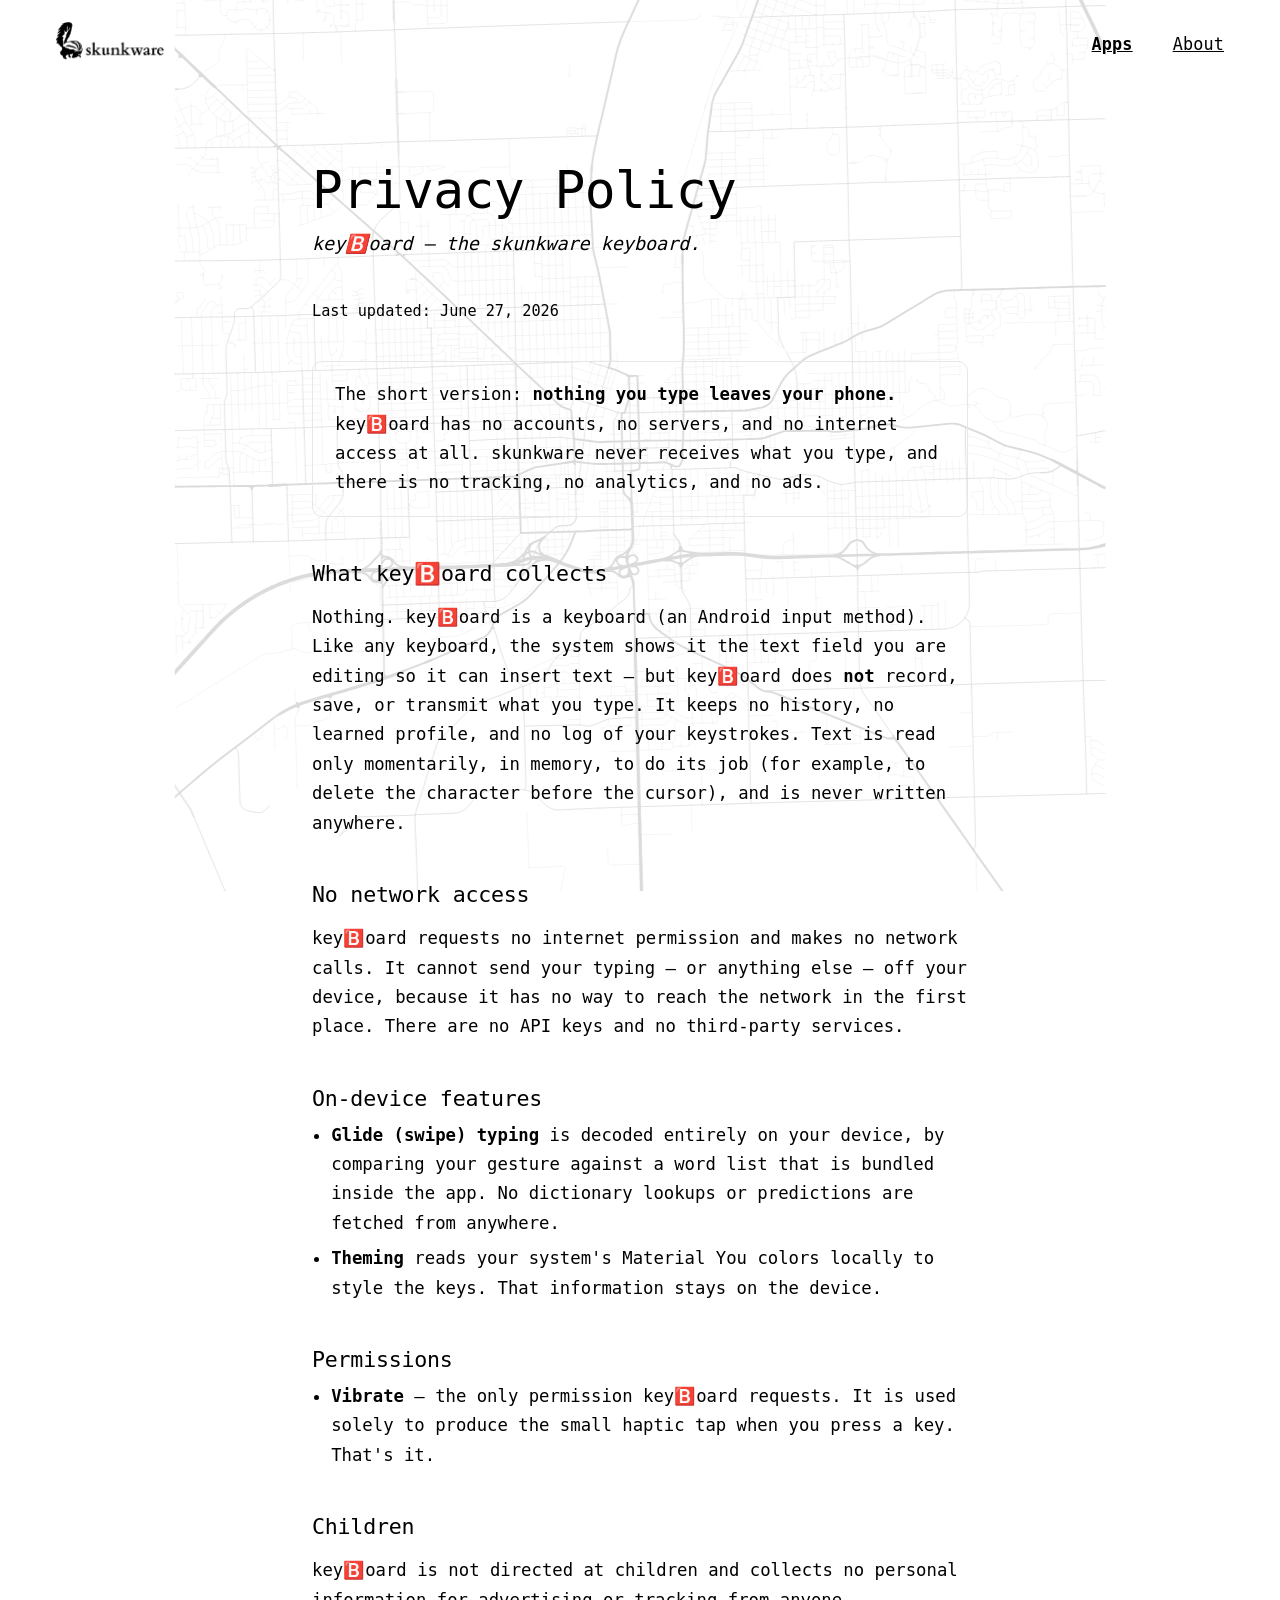
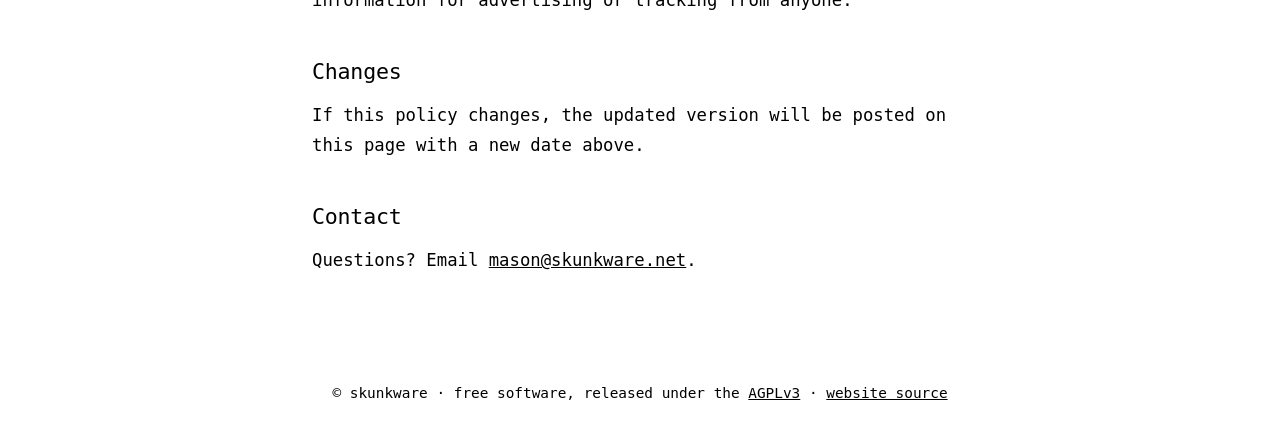
<file: apps/keyboard/privacy/index.html>
<!DOCTYPE html>
<html lang="en">
<head>
<meta charset="utf-8">
<meta name="viewport" content="width=device-width, initial-scale=1">
<title>keyBoard Privacy &middot; skunkware</title>
<meta name="description" content="Privacy policy for keyBoard &mdash; the skunkware keyboard. Nothing you type leaves your phone.">
<link rel="icon" href="/skunkware.png">
<link rel="stylesheet" href="/style.css">
<style>
  /* Minimal page-scoped styles for the policy's sections + lists, matching the
     site's weight-400, monospace aesthetic (shared style.css only styles h2/p). */
  main.page h3 {
    font-weight: 400;
    font-size: 1.35rem;
    letter-spacing: -0.01em;
    margin: 44px 0 10px;
  }
  main.page ul { padding-left: 1.2rem; margin: 0; }
  main.page li { font-size: 1.08rem; line-height: 1.7; margin: 6px 0; }
  main.page .updated { color: var(--muted); font-size: 0.95rem; margin: 0 0 36px; }
  main.page .tldr {
    border: 1px solid var(--line);
    border-radius: 10px;
    padding: 18px 22px;
    margin: 0 0 8px;
  }
</style>
</head>
<body class="map-page">
  <div class="map-bg" aria-hidden="true"></div>
  <header>
    <a class="brand" href="/" aria-label="skunkware home">
      <img class="wordmark" src="/header.png" alt="skunkware">
    </a>
    <nav>
      <a href="/apps" class="active">Apps</a>
      <a href="/about">About</a>
    </nav>
  </header>

  <main class="page">
    <h2>Privacy Policy</h2>
    <p class="lede">key🅱️oard &mdash; the skunkware keyboard.</p>
    <p class="updated">Last updated: June 27, 2026</p>

    <p class="tldr">
      The short version: <strong>nothing you type leaves your phone.</strong> key🅱️oard
      has no accounts, no servers, and no internet access at all. skunkware never receives
      what you type, and there is no tracking, no analytics, and no ads.
    </p>

    <h3>What key🅱️oard collects</h3>
    <p>
      Nothing. key🅱️oard is a keyboard (an Android input method). Like any keyboard, the
      system shows it the text field you are editing so it can insert text &mdash; but
      key🅱️oard does <strong>not</strong> record, save, or transmit what you type. It keeps
      no history, no learned profile, and no log of your keystrokes. Text is read only
      momentarily, in memory, to do its job (for example, to delete the character before the
      cursor), and is never written anywhere.
    </p>

    <h3>No network access</h3>
    <p>
      key🅱️oard requests no internet permission and makes no network calls. It cannot send
      your typing &mdash; or anything else &mdash; off your device, because it has no way to
      reach the network in the first place. There are no API keys and no third-party services.
    </p>

    <h3>On-device features</h3>
    <ul>
      <li><strong>Glide (swipe) typing</strong> is decoded entirely on your device, by comparing your gesture against a word list that is bundled inside the app. No dictionary lookups or predictions are fetched from anywhere.</li>
      <li><strong>Theming</strong> reads your system's Material You colors locally to style the keys. That information stays on the device.</li>
    </ul>

    <h3>Permissions</h3>
    <ul>
      <li><strong>Vibrate</strong> &mdash; the only permission key🅱️oard requests. It is used solely to produce the small haptic tap when you press a key. That's it.</li>
    </ul>

    <h3>Children</h3>
    <p>
      key🅱️oard is not directed at children and collects no personal information for
      advertising or tracking from anyone.
    </p>

    <h3>Changes</h3>
    <p>
      If this policy changes, the updated version will be posted on this page with a new
      date above.
    </p>

    <h3>Contact</h3>
    <p>
      Questions? Email <a href="mailto:mason@skunkware.net">mason@skunkware.net</a>.
    </p>
  </main>

  <footer>
    &copy; skunkware &middot; free software, released under the <a href="/license">AGPLv3</a>
    &middot; <a href="https://github.com/skunkwarelabs/skunkware.net">website source</a>
  </footer>
</body>
</html>
</file>
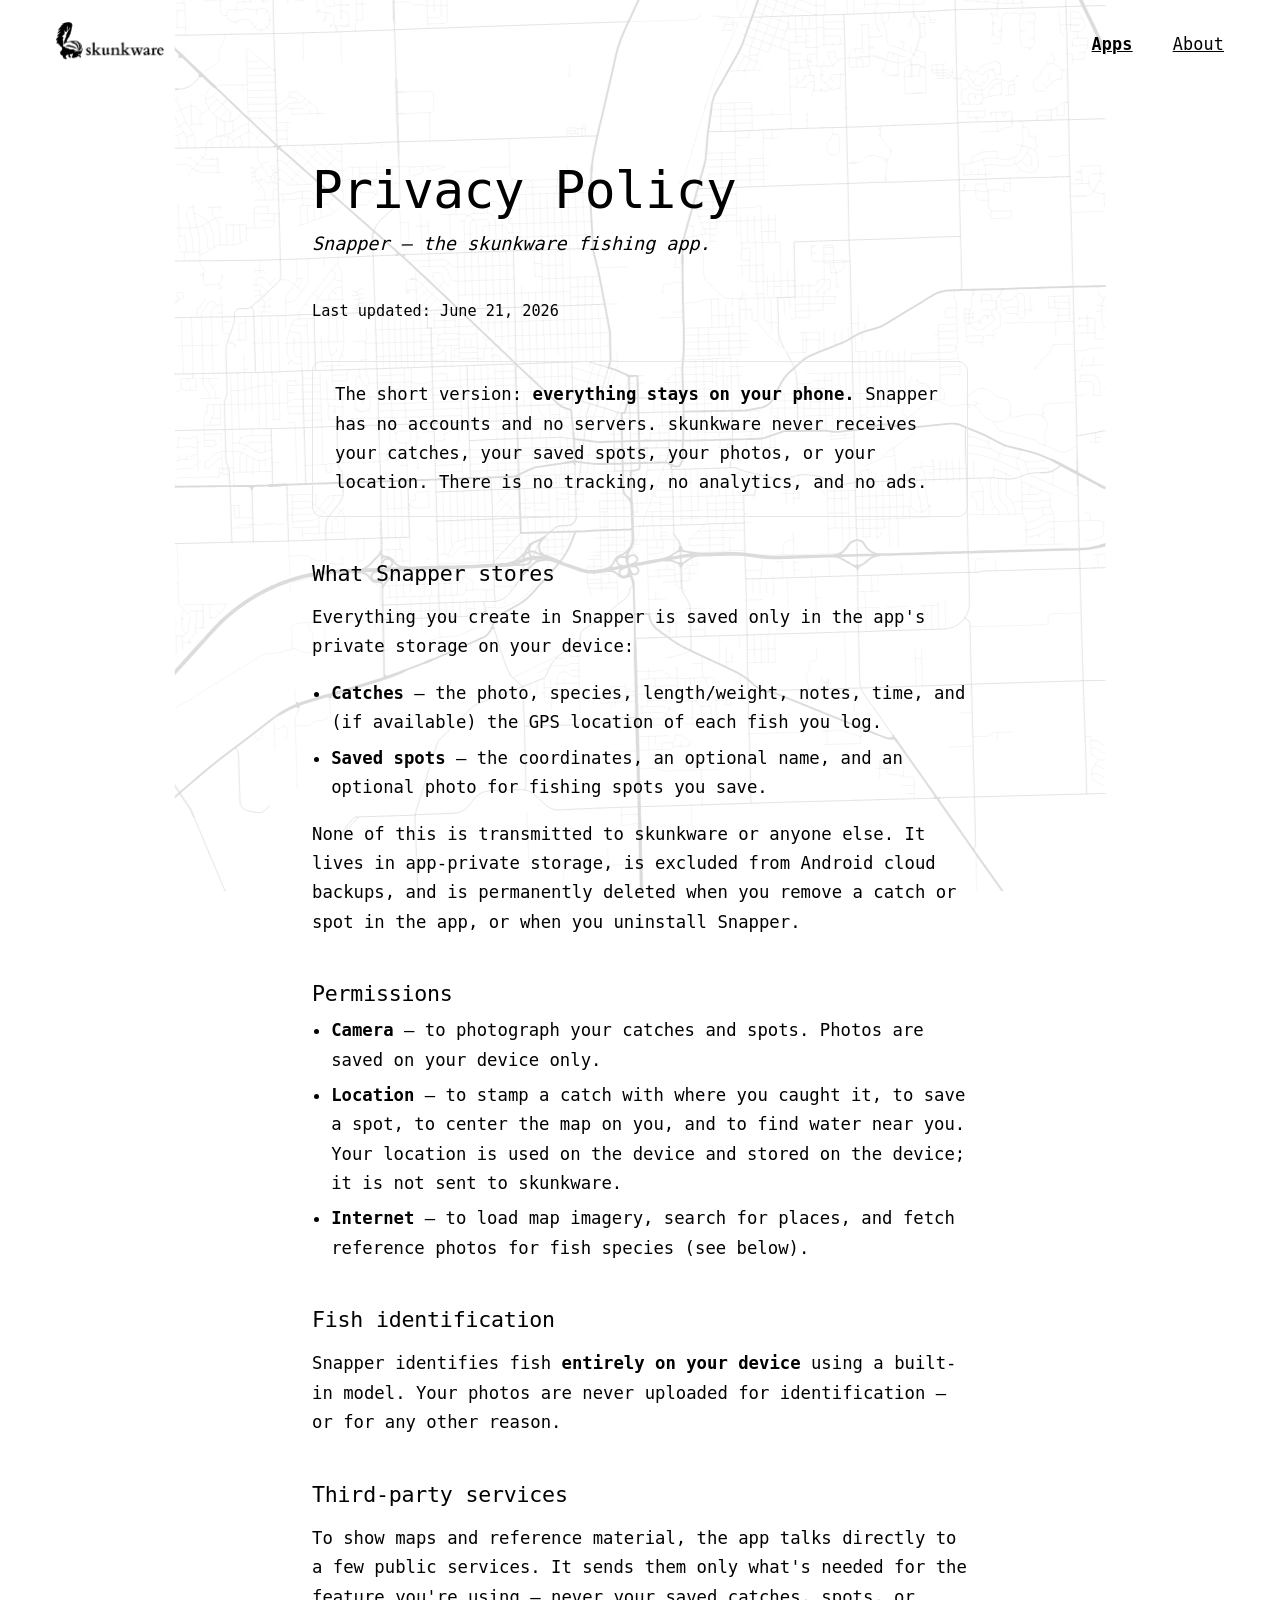
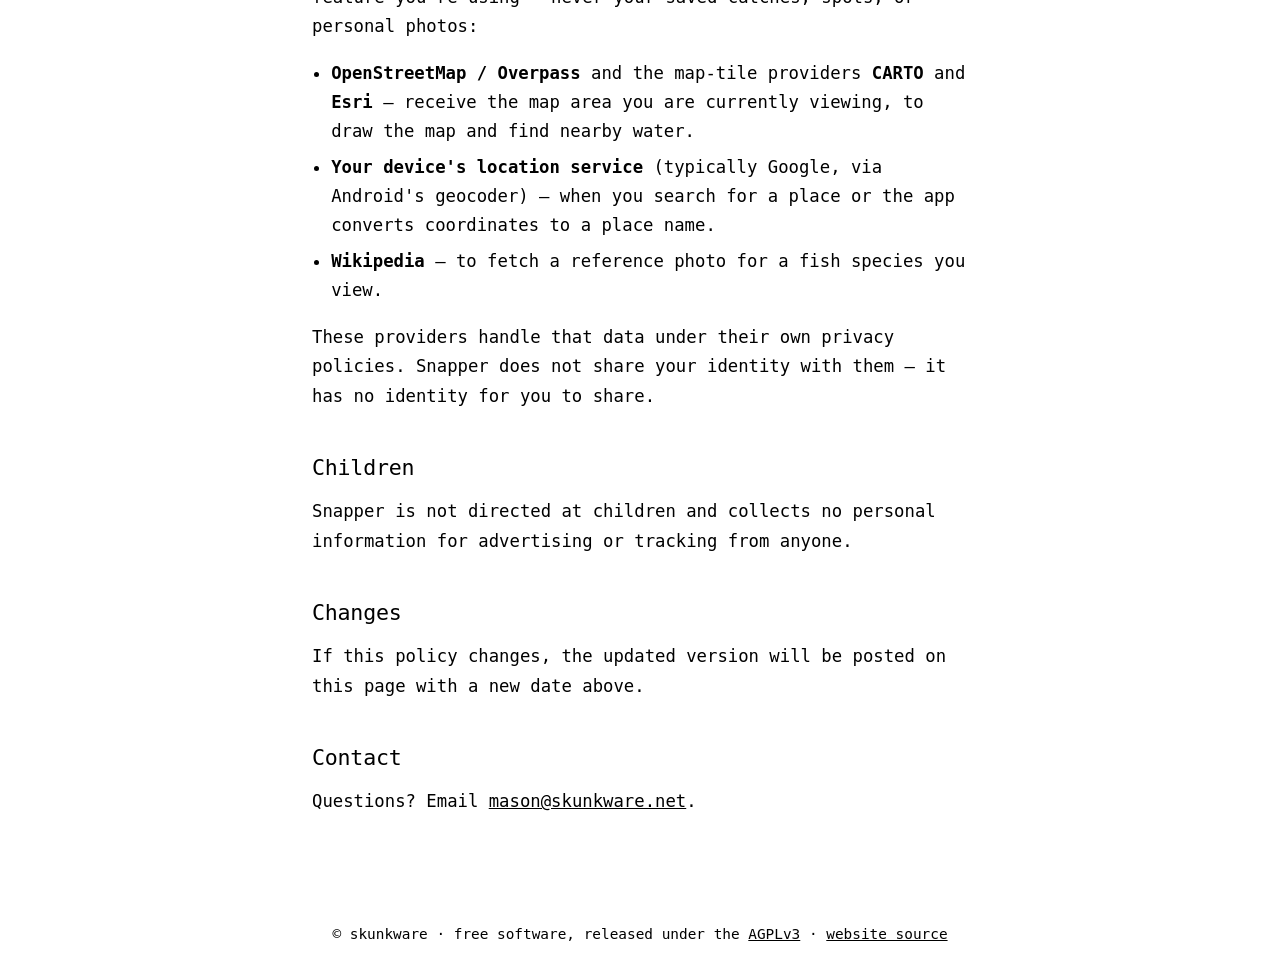
<file: apps/snapper/privacy/index.html>
<!DOCTYPE html>
<html lang="en">
<head>
<meta charset="utf-8">
<meta name="viewport" content="width=device-width, initial-scale=1">
<title>Snapper Privacy &middot; skunkware</title>
<meta name="description" content="Privacy policy for Snapper &mdash; the skunkware fishing app. Everything stays on your phone.">
<link rel="icon" href="/skunkware.png">
<link rel="stylesheet" href="/style.css">
<style>
  /* Minimal page-scoped styles for the policy's sections + lists, matching the
     site's weight-400, monospace aesthetic (shared style.css only styles h2/p). */
  main.page h3 {
    font-weight: 400;
    font-size: 1.35rem;
    letter-spacing: -0.01em;
    margin: 44px 0 10px;
  }
  main.page ul { padding-left: 1.2rem; margin: 0; }
  main.page li { font-size: 1.08rem; line-height: 1.7; margin: 6px 0; }
  main.page .updated { color: var(--muted); font-size: 0.95rem; margin: 0 0 36px; }
  main.page .tldr {
    border: 1px solid var(--line);
    border-radius: 10px;
    padding: 18px 22px;
    margin: 0 0 8px;
  }
</style>
</head>
<body class="map-page">
  <div class="map-bg" aria-hidden="true"></div>
  <header>
    <a class="brand" href="/" aria-label="skunkware home">
      <img class="wordmark" src="/header.png" alt="skunkware">
    </a>
    <nav>
      <a href="/apps" class="active">Apps</a>
      <a href="/about">About</a>
    </nav>
  </header>

  <main class="page">
    <h2>Privacy Policy</h2>
    <p class="lede">Snapper &mdash; the skunkware fishing app.</p>
    <p class="updated">Last updated: June 21, 2026</p>

    <p class="tldr">
      The short version: <strong>everything stays on your phone.</strong> Snapper has no
      accounts and no servers. skunkware never receives your catches, your saved spots,
      your photos, or your location. There is no tracking, no analytics, and no ads.
    </p>

    <h3>What Snapper stores</h3>
    <p>
      Everything you create in Snapper is saved only in the app's private storage on your
      device:
    </p>
    <ul>
      <li><strong>Catches</strong> &mdash; the photo, species, length/weight, notes, time, and (if available) the GPS location of each fish you log.</li>
      <li><strong>Saved spots</strong> &mdash; the coordinates, an optional name, and an optional photo for fishing spots you save.</li>
    </ul>
    <p>
      None of this is transmitted to skunkware or anyone else. It lives in app-private
      storage, is excluded from Android cloud backups, and is permanently deleted when you
      remove a catch or spot in the app, or when you uninstall Snapper.
    </p>

    <h3>Permissions</h3>
    <ul>
      <li><strong>Camera</strong> &mdash; to photograph your catches and spots. Photos are saved on your device only.</li>
      <li><strong>Location</strong> &mdash; to stamp a catch with where you caught it, to save a spot, to center the map on you, and to find water near you. Your location is used on the device and stored on the device; it is not sent to skunkware.</li>
      <li><strong>Internet</strong> &mdash; to load map imagery, search for places, and fetch reference photos for fish species (see below).</li>
    </ul>

    <h3>Fish identification</h3>
    <p>
      Snapper identifies fish <strong>entirely on your device</strong> using a built-in
      model. Your photos are never uploaded for identification &mdash; or for any other
      reason.
    </p>

    <h3>Third-party services</h3>
    <p>
      To show maps and reference material, the app talks directly to a few public services.
      It sends them only what's needed for the feature you're using &mdash; never your saved
      catches, spots, or personal photos:
    </p>
    <ul>
      <li><strong>OpenStreetMap / Overpass</strong> and the map-tile providers <strong>CARTO</strong> and <strong>Esri</strong> &mdash; receive the map area you are currently viewing, to draw the map and find nearby water.</li>
      <li><strong>Your device's location service</strong> (typically Google, via Android's geocoder) &mdash; when you search for a place or the app converts coordinates to a place name.</li>
      <li><strong>Wikipedia</strong> &mdash; to fetch a reference photo for a fish species you view.</li>
    </ul>
    <p>
      These providers handle that data under their own privacy policies. Snapper does not
      share your identity with them &mdash; it has no identity for you to share.
    </p>

    <h3>Children</h3>
    <p>
      Snapper is not directed at children and collects no personal information for
      advertising or tracking from anyone.
    </p>

    <h3>Changes</h3>
    <p>
      If this policy changes, the updated version will be posted on this page with a new
      date above.
    </p>

    <h3>Contact</h3>
    <p>
      Questions? Email <a href="mailto:mason@skunkware.net">mason@skunkware.net</a>.
    </p>
  </main>

  <footer>
    &copy; skunkware &middot; free software, released under the <a href="/license">AGPLv3</a>
    &middot; <a href="https://github.com/skunkwarelabs/skunkware.net">website source</a>
  </footer>
</body>
</html>
</file>
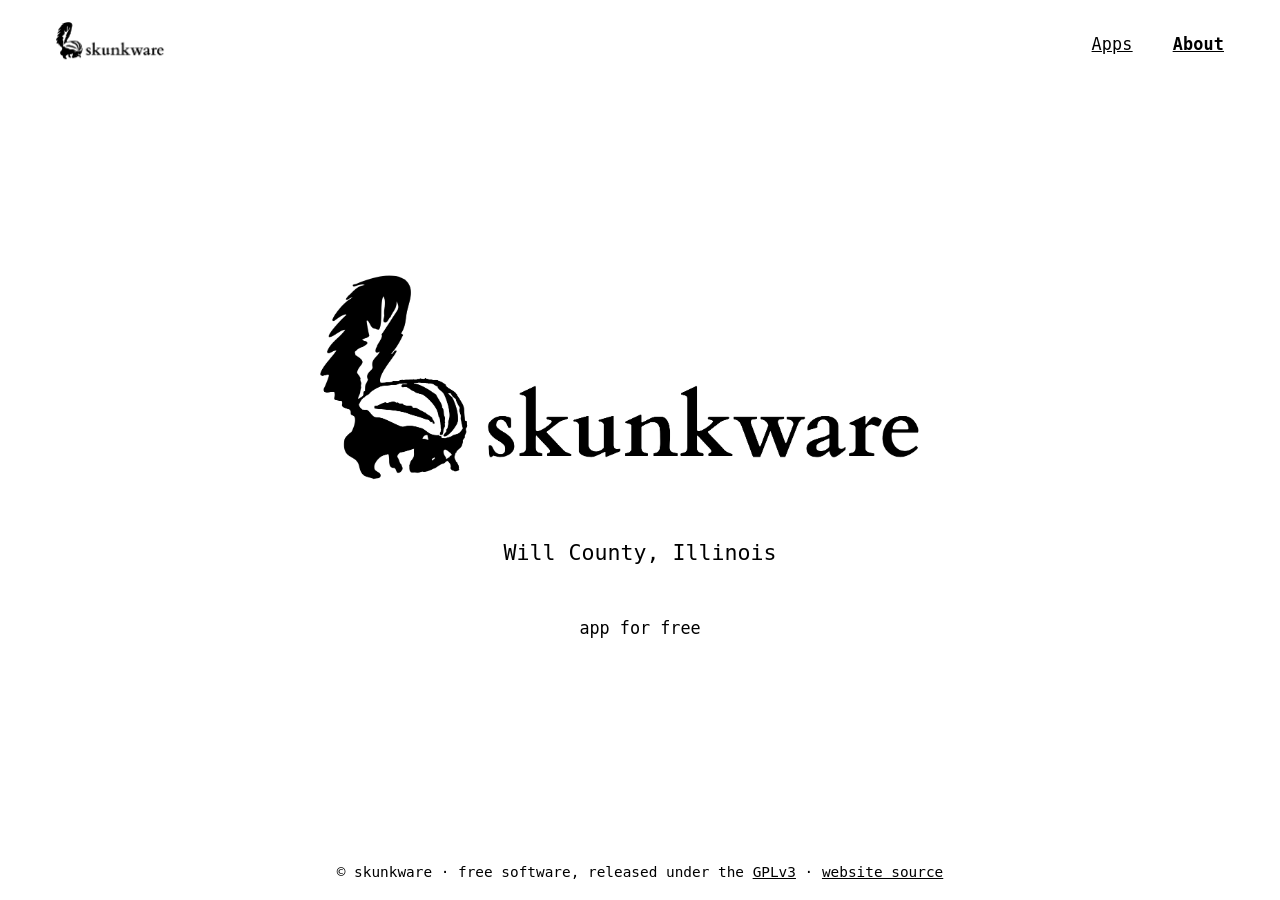
<file: about.html>
<!DOCTYPE html>
<html lang="en">
<head>
<meta charset="utf-8">
<meta name="viewport" content="width=device-width, initial-scale=1">
<title>About &middot; skunkware</title>
<meta name="description" content="skunkware &mdash; free apps out of Will County, Illinois.">
<link rel="icon" href="skunkware.png">
<link rel="stylesheet" href="style.css">
</head>
<body>
  <header>
    <a class="brand" href="/" aria-label="skunkware home">
      <img class="wordmark" src="header.png" alt="skunkware">
    </a>
    <nav>
      <a href="apps.html">Apps</a>
      <a href="about.html" class="active">About</a>
    </nav>
  </header>

  <main class="hero">
    <img class="hero-wordmark" src="header.png" alt="skunkware">
    <p class="subtitle">Will County, Illinois</p>
    <p class="blurb">app for free</p>
  </main>

  <footer>
    &copy; skunkware &middot; free software, released under the <a href="LICENSE">GPLv3</a>
    &middot; <a href="https://github.com/skunkwarelabs/skunkware.net">website source</a>
  </footer>
</body>
</html>
</file>
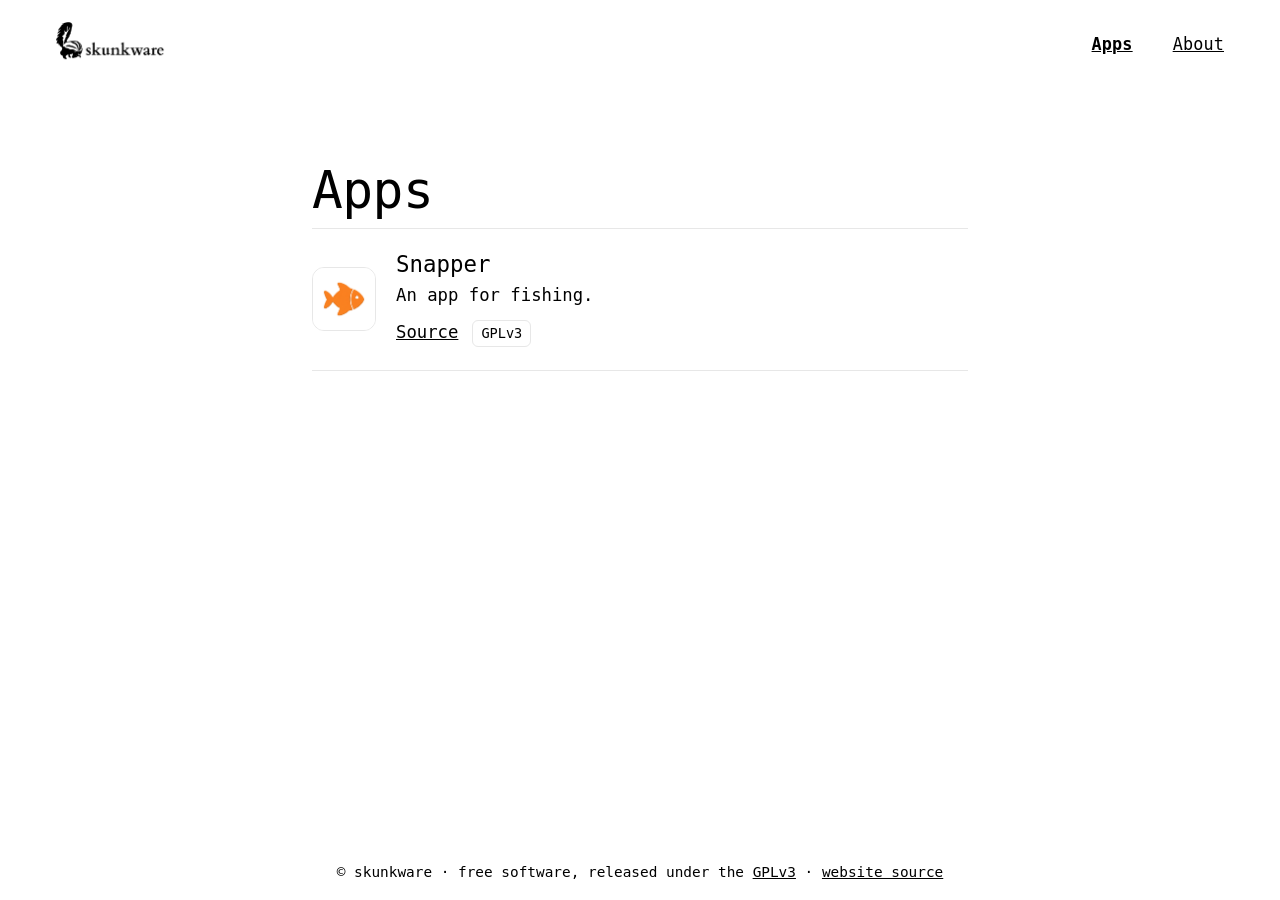
<file: apps.html>
<!DOCTYPE html>
<html lang="en">
<head>
<meta charset="utf-8">
<meta name="viewport" content="width=device-width, initial-scale=1">
<title>Apps &middot; skunkware</title>
<meta name="description" content="Apps by skunkware. Free, for fun.">
<link rel="icon" href="skunkware.png">
<link rel="stylesheet" href="style.css">
</head>
<body>
  <header>
    <a class="brand" href="/" aria-label="skunkware home">
      <img class="wordmark" src="header.png" alt="skunkware">
    </a>
    <nav>
      <a href="apps.html" class="active">Apps</a>
      <a href="about.html">About</a>
    </nav>
  </header>

  <main class="page">
    <h2>Apps</h2>

    <ul class="apps">
      <li class="card">
        <div class="card-logo"><img src="snapper.png" alt="Snapper logo"></div>
        <div class="card-body">
          <h3>Snapper</h3>
          <p>An app for fishing.</p>
          <p class="card-links">
            <a href="https://github.com/skunkwarelabs/snapper">Source</a>
            <span class="card-license">GPLv3</span>
          </p>
        </div>
      </li>
    </ul>
  </main>

  <footer>
    &copy; skunkware &middot; free software, released under the <a href="LICENSE">GPLv3</a>
    &middot; <a href="https://github.com/skunkwarelabs/skunkware.net">website source</a>
  </footer>
</body>
</html>
</file>
<file: style.css>
:root {
  --ink: #000;
  --muted: #000;
  --line: #e7e7e7;
}
* { box-sizing: border-box; }
html, body { margin: 0; padding: 0; }
html { scroll-behavior: smooth; }

/* Links: black + underlined everywhere */
a { color: var(--ink); text-decoration: underline; }
/* ...except image-only links, where an underline would just float in space */
header a.brand, a.card-logo { text-decoration: none; }
body {
  background: #fff;
  color: var(--ink);
  font-family: ui-monospace, 'SF Mono', SFMono-Regular, Menlo, Consolas, 'DejaVu Sans Mono', monospace,
    'Apple Color Emoji', 'Segoe UI Emoji', 'Noto Color Emoji', emoji;
  -webkit-font-smoothing: antialiased;
  min-height: 100vh;
  display: flex;
  flex-direction: column;
}

/* Header / nav */
header {
  display: flex;
  align-items: center;
  justify-content: space-between;
  flex-wrap: wrap;
  gap: 16px;
  padding: 22px clamp(20px, 5vw, 56px);
}
header a.brand { display: inline-flex; }
header img.wordmark {
  height: 44px;
  width: auto;
  display: block;
}
nav { display: flex; gap: clamp(18px, 4vw, 40px); }
nav a {
  color: var(--ink);
  text-decoration: underline;
  font-size: 1.05rem;
  letter-spacing: 0.01em;
}
nav a.active { font-weight: 600; }

/* Will County road map overlay (all pages) */
.map-bg {
  position: fixed;
  inset: 0;
  background: url(/will-county.svg) center / contain no-repeat;
  opacity: 0.16;
  pointer-events: none;
  z-index: 0;
  /* zoomed out to show the whole street grid incl. the little roads;
     scale gives the parallax drift room without baring white edges */
  transform: translateY(-5%) scale(1.08);
  will-change: transform;
  animation: map-drift linear both;
  animation-timeline: scroll(root block);
}
/* Parallax: bg drifts slower than the page as you scroll.
   Browsers without scroll-driven animations just keep it fixed. */
@keyframes map-drift {
  from { transform: translateY(-5%) scale(1.08); }
  to   { transform: translateY(5%) scale(1.08); }
}
.map-page header,
.map-page main,
.map-page footer { position: relative; z-index: 1; }

/* Hero (index) */
main.hero {
  flex: 1;
  display: flex;
  flex-direction: column;
  align-items: center;
  justify-content: center;
  text-align: center;
  padding: clamp(48px, 12vh, 140px) 24px;
}
.hero-logo {
  width: clamp(180px, 40vw, 320px);
  height: auto;
  display: block;
}
.hero-wordmark {
  width: clamp(280px, 70vw, 640px);
  height: auto;
  display: block;
}
.subtitle {
  margin-top: 22px;
  font-size: clamp(1rem, 2.5vw, 1.35rem);
  color: var(--muted);
}
.blurb {
  margin-top: 28px;
  max-width: 32rem;
  font-size: 1.05rem;
  line-height: 1.6;
  color: var(--muted);
}
main.hero a { color: var(--ink); }
footer a { color: inherit; }

/* Content pages (apps / about) */
main.page {
  flex: 1;
  width: 100%;
  max-width: 44rem;
  margin: 0 auto;
  padding: clamp(40px, 8vh, 88px) 24px;
}
main.page h2 {
  font-size: clamp(2.2rem, 7vw, 3.2rem);
  font-weight: 400;
  margin: 0 0 8px;
  letter-spacing: -0.01em;
}
main.page .lede {
  color: var(--muted);
  font-size: 1.15rem;
  font-style: italic;
  margin: 0 0 40px;
}
main.page p {
  font-size: 1.08rem;
  line-height: 1.7;
}
main.page a { color: var(--ink); }

/* App list */
.apps { list-style: none; padding: 0; margin: 0; }
.apps li {
  padding: 22px 0;
  border-top: 1px solid var(--line);
}
.apps li:last-child { border-bottom: 1px solid var(--line); }
.apps h3 {
  margin: 0 0 4px;
  font-size: 1.4rem;
  font-weight: 400;
}
.apps h3 a { color: var(--ink); text-decoration: underline; }

/* App detail page */
.app-head {
  display: flex;
  align-items: center;
  gap: 20px;
  margin-bottom: 8px;
}
.app-head .card-logo {
  width: 72px;
  height: 72px;
}
.app-head h2 { margin: 0; }
.section {
  margin: 48px 0 12px;
  font-size: 1.3rem;
  font-weight: 400;
}

/* Join the beta */
.join-test {
  display: flex;
  flex-wrap: wrap;
  gap: 12px;
  margin-top: 16px;
}

/* Screenshot gallery (Play-Store style) */
.shots {
  display: flex;
  gap: 14px;
  margin: 28px 0 8px;
  overflow-x: auto;
  padding-bottom: 8px;
  -webkit-overflow-scrolling: touch;
  scroll-snap-type: x mandatory;
}
.shots .shot {
  flex: none;
  scroll-snap-align: start;
}
.shots .shot img {
  display: block;
  height: clamp(360px, 60vh, 520px);
  width: auto;
  border: 1px solid var(--line);
  border-radius: 14px;
}

/* Coverage map */
.map-figure { margin: 24px 0 8px; }
.us-map { display: block; width: 100%; height: auto; }
.us-map path { stroke: #fff; stroke-width: 1; }
.us-map .yes { fill: #2e9b57; }
.us-map .no { fill: #3a72b8; }
.map-legend {
  display: flex;
  gap: 24px;
  margin-top: 12px;
  font-size: 0.9rem;
  color: var(--muted);
}
.map-legend .key { display: inline-flex; align-items: center; gap: 8px; }
.map-legend .swatch {
  width: 14px;
  height: 14px;
  border-radius: 3px;
  display: inline-block;
}
.map-legend .swatch.yes { background: #2e9b57; }
.map-legend .swatch.no { background: #3a72b8; }

/* Coverage table */
.table-wrap { margin-top: 20px; overflow-x: auto; }
table.coverage {
  border-collapse: collapse;
  width: 100%;
  font-size: 0.95rem;
}
table.coverage th,
table.coverage td {
  text-align: left;
  padding: 7px 14px;
  border-bottom: 1px solid var(--line);
}
table.coverage thead th {
  font-weight: 400;
  color: var(--muted);
  border-bottom: 1px solid var(--ink);
}
table.coverage th:not(:first-child),
table.coverage td:not(:first-child) {
  text-align: center;
  width: 5.5rem;
}
table.coverage td.yes { color: var(--ink); }
table.coverage td.no { color: var(--line); }
table.coverage tbody tr:hover { background: #fafafa; }
.apps p { margin: 0; color: var(--muted); font-size: 1rem; line-height: 1.5; }
.empty {
  color: var(--muted);
  font-style: italic;
  padding: 40px 0;
}

/* App card */
.apps li.card {
  display: flex;
  align-items: center;
  gap: 20px;
}
.card-logo {
  flex: none;
  width: 64px;
  height: 64px;
  display: flex;
  align-items: center;
  justify-content: center;
  font-size: 2rem;
  border: 1px solid var(--line);
  border-radius: 12px;
  overflow: hidden;
}
.card-logo img {
  width: 100%;
  height: 100%;
  object-fit: cover;
  display: block;
}
.card-body { min-width: 0; }
.card-links { margin-top: 8px !important; display: flex; gap: 14px; align-items: center; }
.card-links a { color: var(--ink); }
.card-license {
  font-size: 0.85rem;
  color: var(--muted);
  border: 1px solid var(--line);
  border-radius: 6px;
  padding: 1px 8px;
}

/* License page */
.download-btn {
  display: inline-block;
  text-decoration: none;
  color: var(--ink) !important;
  border: 1px solid var(--ink);
  border-radius: 8px;
  padding: 8px 16px;
  font-size: 0.95rem;
  transition: background 0.15s ease, color 0.15s ease;
}
.download-btn:hover {
  background: var(--ink);
  color: #fff !important;
}
.license-text {
  margin-top: 32px;
  padding: 24px;
  border: 1px solid var(--line);
  border-radius: 12px;
  background: #fafafa;
  font-size: 0.82rem;
  line-height: 1.5;
  white-space: pre-wrap;
  word-wrap: break-word;
  overflow-x: auto;
}

/* Footer */
footer {
  padding: 20px clamp(20px, 5vw, 56px);
  color: var(--muted);
  font-size: 0.9rem;
  text-align: center;
}
</file>
